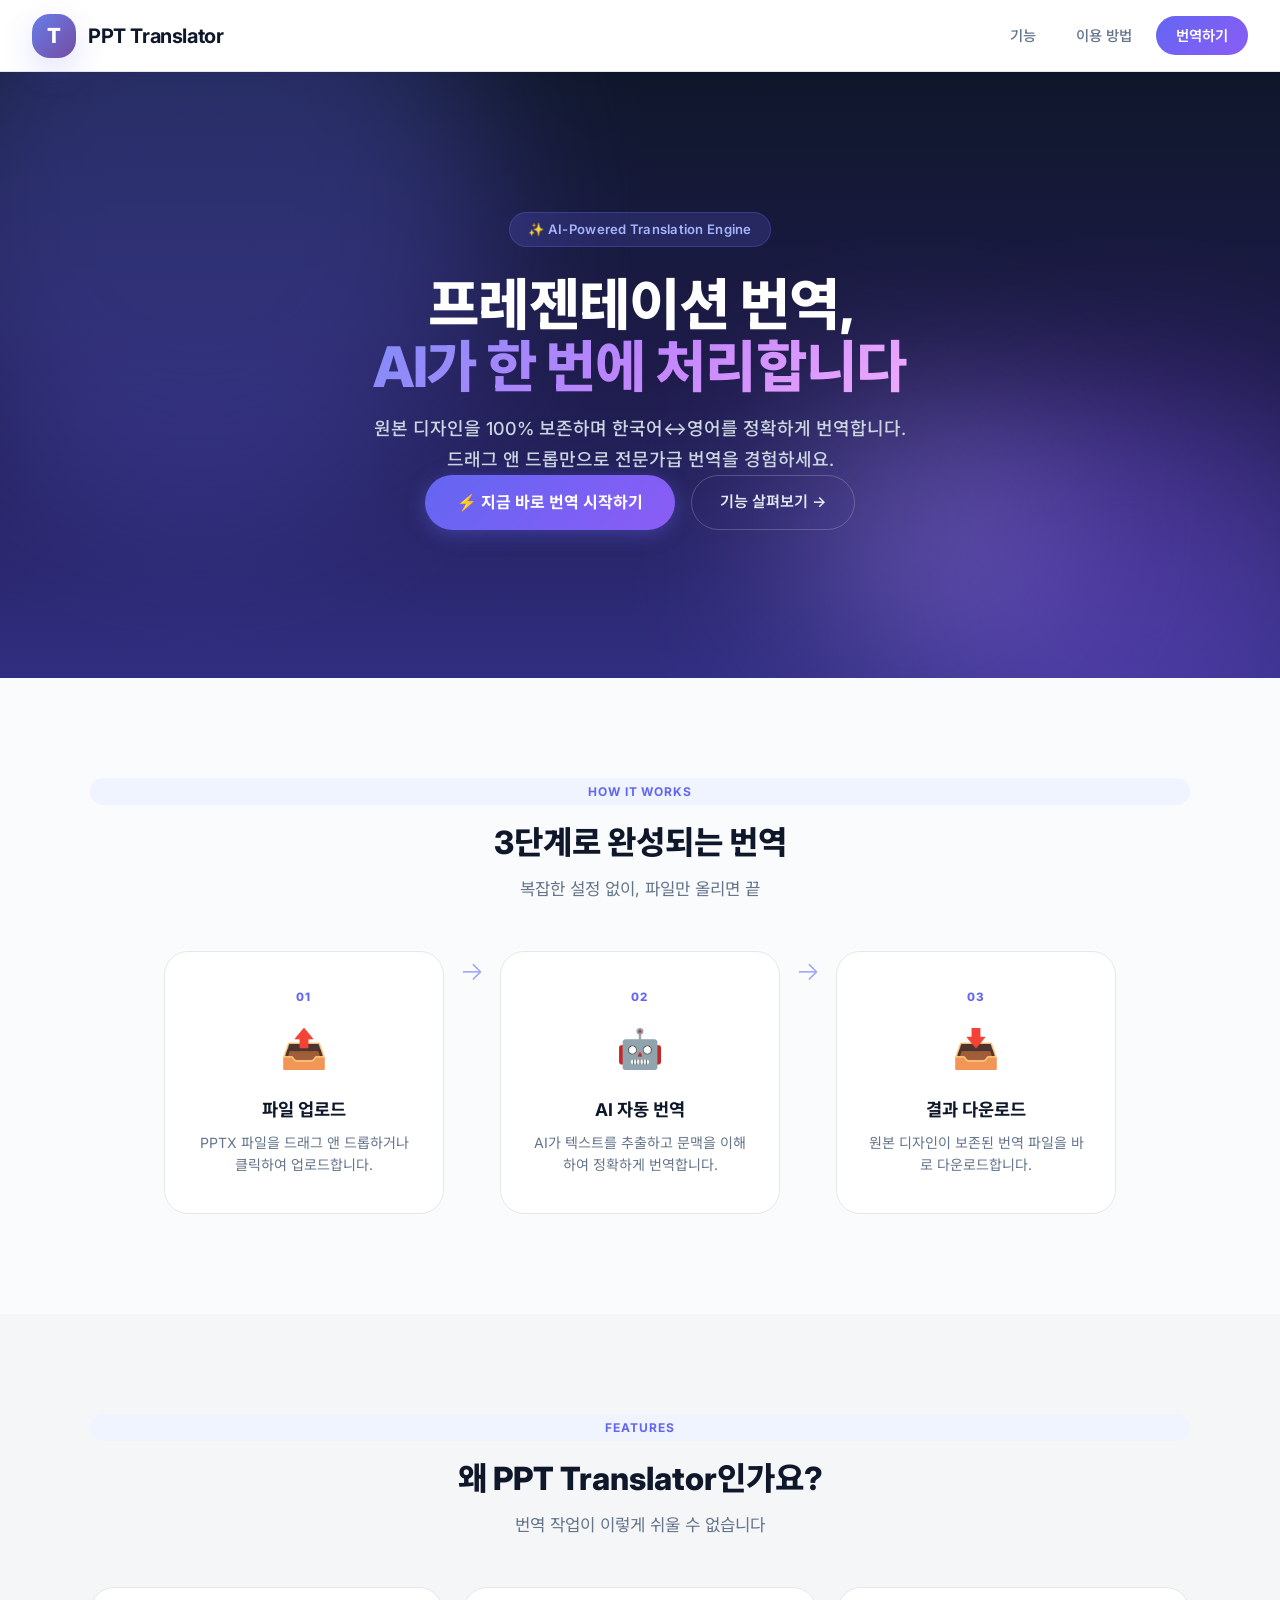
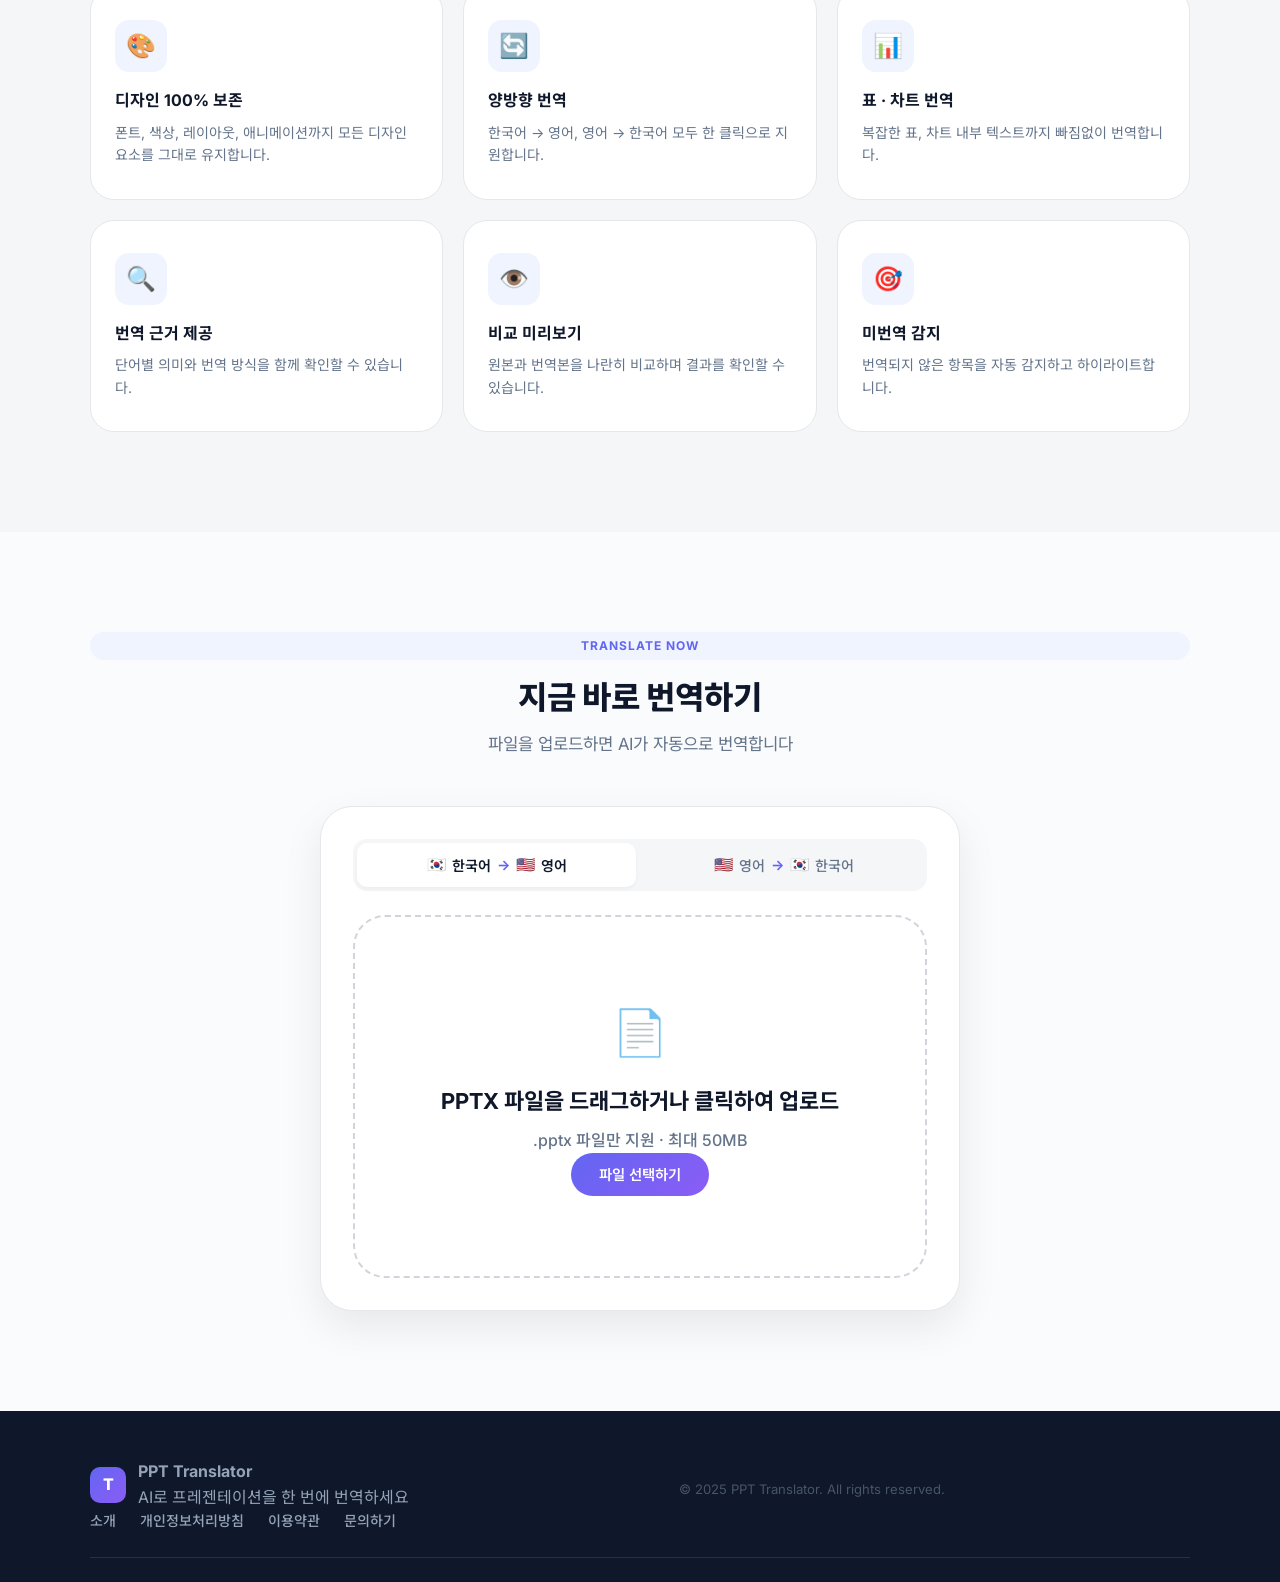
<file: cloudflare-pages/index.html>
<!DOCTYPE html>
<html lang="ko">

<head>
    <meta charset="UTF-8">
    <meta name="google-adsense-account" content="ca-pub-9949834393027889">
    <script async src="https://pagead2.googlesyndication.com/pagead/js/adsbygoogle.js?client=ca-pub-9949834393027889"
        crossorigin="anonymous"></script>
    <meta name="viewport" content="width=device-width, initial-scale=1.0">
    <title>PPT Translator — Professional Presentation Translation Service</title>
    <meta name="description" content="PowerPoint 한영 번역 서비스. 원본 디자인 100% 보존, 듀얼뷰 미리보기, 번역 근거 제공.">
    <meta property="og:title" content="PPT Translator — 파워포인트 자동 번역 서비스">
    <meta property="og:description" content="PowerPoint 프레젠테이션을 AI로 자동 번역하는 무료 온라인 서비스. 원본 디자인 100% 보존.">
    <meta property="og:type" content="website">
    <meta property="og:url" content="https://ppt-translate.pages.dev/">
    <link rel="canonical" href="https://ppt-translate.pages.dev/">
    <link rel="preconnect" href="https://fonts.googleapis.com">
    <link rel="preconnect" href="https://fonts.gstatic.com" crossorigin>
    <link
        href="https://fonts.googleapis.com/css2?family=Inter:wght@400;500;600;700;800&family=Noto+Sans+KR:wght@400;500;700&display=swap"
        rel="stylesheet">
    <link rel="stylesheet" href="./service.css">
</head>

<body>

    <!-- ═══════════════════════════════════════════
         NAVIGATION
         ═══════════════════════════════════════════ -->
    <nav class="navbar">
        <a href="./" class="navbar-brand">
            <div class="navbar-logo">T</div>
            <div class="navbar-title">PPT Translator</div>
        </a>
        <div class="navbar-links">
            <a href="#features" class="nav-link">기능</a>
            <a href="#how-it-works" class="nav-link">이용 방법</a>
            <a href="#upload" class="nav-link nav-cta">번역하기</a>
        </div>
    </nav>

    <!-- ═══════════════════════════════════════════
         HERO
         ═══════════════════════════════════════════ -->
    <section class="hero" id="heroSection">
        <div class="hero-bg">
            <div class="hero-orb orb-1"></div>
            <div class="hero-orb orb-2"></div>
            <div class="hero-orb orb-3"></div>
        </div>
        <div class="hero-inner">
            <span class="hero-badge">✨ AI-Powered Translation Engine</span>
            <h1 class="hero-title">
                프레젠테이션 번역,<br>
                <span class="text-gradient">AI가 한 번에 처리합니다</span>
            </h1>
            <p class="hero-desc">
                원본 디자인을 100% 보존하며 한국어↔영어를 정확하게 번역합니다.<br>
                드래그 앤 드롭만으로 전문가급 번역을 경험하세요.
            </p>
            <div class="hero-cta">
                <a href="#upload" class="btn-cta">⚡ 지금 바로 번역 시작하기</a>
                <a href="#features" class="btn-ghost">기능 살펴보기 →</a>
            </div>
        </div>
    </section>

    <!-- ═══════════════════════════════════════════
         HOW IT WORKS
         ═══════════════════════════════════════════ -->
    <section class="section" id="how-it-works">
        <div class="section-inner">
            <span class="section-badge">HOW IT WORKS</span>
            <h2 class="section-title">3단계로 완성되는 번역</h2>
            <p class="section-subtitle">복잡한 설정 없이, 파일만 올리면 끝</p>
            <div class="steps-row">
                <div class="step-card">
                    <div class="step-num">01</div>
                    <div class="step-icon">📤</div>
                    <h3>파일 업로드</h3>
                    <p>PPTX 파일을 드래그 앤 드롭하거나 클릭하여 업로드합니다.</p>
                </div>
                <div class="step-arrow">→</div>
                <div class="step-card">
                    <div class="step-num">02</div>
                    <div class="step-icon">🤖</div>
                    <h3>AI 자동 번역</h3>
                    <p>AI가 텍스트를 추출하고 문맥을 이해하여 정확하게 번역합니다.</p>
                </div>
                <div class="step-arrow">→</div>
                <div class="step-card">
                    <div class="step-num">03</div>
                    <div class="step-icon">📥</div>
                    <h3>결과 다운로드</h3>
                    <p>원본 디자인이 보존된 번역 파일을 바로 다운로드합니다.</p>
                </div>
            </div>
        </div>
    </section>

    <!-- ═══════════════════════════════════════════
         FEATURES
         ═══════════════════════════════════════════ -->
    <section class="section section-alt" id="features">
        <div class="section-inner">
            <span class="section-badge">FEATURES</span>
            <h2 class="section-title">왜 PPT Translator인가요?</h2>
            <p class="section-subtitle">번역 작업이 이렇게 쉬울 수 없습니다</p>
            <div class="features-grid">
                <div class="feature-card">
                    <div class="fc-icon">🎨</div>
                    <h3>디자인 100% 보존</h3>
                    <p>폰트, 색상, 레이아웃, 애니메이션까지 모든 디자인 요소를 그대로 유지합니다.</p>
                </div>
                <div class="feature-card">
                    <div class="fc-icon">🔄</div>
                    <h3>양방향 번역</h3>
                    <p>한국어 → 영어, 영어 → 한국어 모두 한 클릭으로 지원합니다.</p>
                </div>
                <div class="feature-card">
                    <div class="fc-icon">📊</div>
                    <h3>표 · 차트 번역</h3>
                    <p>복잡한 표, 차트 내부 텍스트까지 빠짐없이 번역합니다.</p>
                </div>
                <div class="feature-card">
                    <div class="fc-icon">🔍</div>
                    <h3>번역 근거 제공</h3>
                    <p>단어별 의미와 번역 방식을 함께 확인할 수 있습니다.</p>
                </div>
                <div class="feature-card">
                    <div class="fc-icon">👁️</div>
                    <h3>비교 미리보기</h3>
                    <p>원본과 번역본을 나란히 비교하며 결과를 확인할 수 있습니다.</p>
                </div>
                <div class="feature-card">
                    <div class="fc-icon">🎯</div>
                    <h3>미번역 감지</h3>
                    <p>번역되지 않은 항목을 자동 감지하고 하이라이트합니다.</p>
                </div>
            </div>
        </div>
    </section>

    <!-- ═══════════════════════════════════════════
         UPLOAD / PROGRESS / RESULTS
         ═══════════════════════════════════════════ -->
    <section class="section upload-section" id="upload">
        <div class="section-inner">
            <span class="section-badge">TRANSLATE NOW</span>
            <h2 class="section-title">지금 바로 번역하기</h2>
            <p class="section-subtitle">파일을 업로드하면 AI가 자동으로 번역합니다</p>

            <!-- 업로드 카드 -->
            <div class="upload-card" id="uploadSection">
                <div class="lang-toggle">
                    <button class="lang-btn selected" data-direction="ko-en">
                        <span class="lang-flag">🇰🇷</span> 한국어
                        <span class="lang-arrow">→</span>
                        <span class="lang-flag">🇺🇸</span> 영어
                    </button>
                    <button class="lang-btn" data-direction="en-ko">
                        <span class="lang-flag">🇺🇸</span> 영어
                        <span class="lang-arrow">→</span>
                        <span class="lang-flag">🇰🇷</span> 한국어
                    </button>
                </div>
                <div class="upload-zone" id="uploadZone">
                    <div class="uz-icon"><span>📄</span></div>
                    <h3>PPTX 파일을 드래그하거나 클릭하여 업로드</h3>
                    <p>.pptx 파일만 지원 · 최대 50MB</p>
                    <span class="upload-btn-fake">파일 선택하기</span>
                    <input type="file" id="fileInput" accept=".pptx">
                </div>
            </div>

            <!-- 에러 -->
            <div class="error-message" id="errorMessage"></div>

            <!-- 진행 -->
            <div class="progress-section" id="progressSection">
                <div class="progress-card">
                    <div class="progress-header">
                        <div class="spinner"></div>
                        <h3 id="progressTitle">번역 중입니다...</h3>
                    </div>
                    <div class="progress-percent-display" id="progressPercent">0%</div>
                    <div class="progress-bar-track">
                        <div class="progress-bar-fill" id="progressBar"></div>
                    </div>
                    <p class="progress-step-text" id="progressText">파일 분석 중...</p>
                    <div class="timer-display">
                        <span>⏱️ 경과 시간:</span>
                        <span class="timer-value" id="timerValue">0.0초</span>
                    </div>
                </div>
            </div>

            <!-- 결과 -->
            <div class="result-section" id="resultSection">
                <div id="alertBanner"></div>
                <div class="stats-grid">
                    <div class="stat-card">
                        <div class="stat-number" id="statSlides">0</div>
                        <div class="stat-label">슬라이드</div>
                    </div>
                    <div class="stat-card">
                        <div class="stat-number" id="statTotal">0</div>
                        <div class="stat-label">전체 텍스트</div>
                    </div>
                    <div class="stat-card">
                        <div class="stat-number stat-success" id="statTranslated">0</div>
                        <div class="stat-label">번역 성공</div>
                    </div>
                    <div class="stat-card">
                        <div class="stat-number stat-danger" id="statUntranslated">0</div>
                        <div class="stat-label">미번역</div>
                    </div>
                </div>
                <div class="completion-bar">
                    <div class="completion-header">
                        <span class="completion-label">번역 완료율</span>
                        <span class="completion-percent" id="completionPercent">0%</span>
                    </div>
                    <div class="completion-track">
                        <div class="completion-fill" id="completionFill" style="width:0%"></div>
                    </div>
                </div>
                <div id="timingBar"></div>
                <div class="actions">
                    <a class="btn btn-primary" id="downloadBtn" href="#" download>⬇️ 번역된 PPT 다운로드</a>
                    <button class="btn btn-secondary" onclick="resetUI()">📂 새 파일 번역</button>
                </div>
                <div class="preview-tabs">
                    <button class="preview-tab active" data-tab="slideview" onclick="switchPreviewTab('slideview')">🖥️
                        번역 슬라이드</button>
                    <button class="preview-tab" data-tab="detail" onclick="switchPreviewTab('detail')">📝 번역 상세</button>
                    <button class="preview-tab" data-tab="comparison" onclick="switchPreviewTab('comparison')">📊 비교
                        뷰</button>
                    <button class="preview-tab" data-tab="untranslated" onclick="switchPreviewTab('untranslated')">⚠️
                        미번역 <span id="untranslatedBadge"></span></button>
                </div>
                <div class="slide-nav" id="slideNav">
                    <button class="slide-nav-btn" id="prevSlideBtn" onclick="prevSlide()">◀</button>
                    <span class="slide-nav-label" id="slideNavLabel">슬라이드 1 / 1</span>
                    <button class="slide-nav-btn" id="nextSlideBtn" onclick="nextSlide()">▶</button>
                </div>
                <div id="translatedSlideView" style="display:none;padding:24px;max-width:1200px;margin:0 auto;">
                    <div id="translatedSlideOnly"></div>
                </div>
                <div class="dual-view-container" id="dualViewContainer" style="display:none;">
                    <div class="dual-view-panel">
                        <h3>📄 원본</h3>
                        <div id="originalSlide"></div>
                    </div>
                    <div class="dual-view-panel">
                        <h3>🌐 번역</h3>
                        <div id="translatedSlide"></div>
                    </div>
                </div>
                <div id="detailViewContainer" style="display:none;padding:24px;max-width:1200px;margin:0 auto;">
                    <div id="detailTextList"></div>
                </div>
                <div class="preview-content" id="previewContent"></div>
            </div>
        </div>
    </section>

    <!-- ═══════════════════════════════════════════
         FOOTER
         ═══════════════════════════════════════════ -->
    <footer class="footer">
        <div class="footer-inner">
            <div class="footer-top">
                <div class="footer-brand">
                    <div class="footer-logo">T</div>
                    <div>
                        <strong>PPT Translator</strong><br>
                        <span>AI로 프레젠테이션을 한 번에 번역하세요</span>
                    </div>
                </div>
                <div class="footer-links">
                    <a href="./about.html">소개</a>
                    <a href="./privacy.html">개인정보처리방침</a>
                    <a href="./terms.html">이용약관</a>
                    <a href="./contact.html">문의하기</a>
                </div>
            </div>
            <div class="footer-bottom">© 2025 PPT Translator. All rights reserved.</div>
        </div>
    </footer>

    <!-- 번역 근거 모달 -->
    <div class="modal-overlay" id="rationaleModal">
        <div class="modal-content">
            <div class="modal-header">
                <h3>🔍 번역 근거</h3>
                <button class="modal-close" onclick="closeModal()">&times;</button>
            </div>
            <div class="modal-body" id="rationaleBody"></div>
        </div>
    </div>

    <script>
        // ============================================================
        // ⚙️ API 서버 설정 (NAS 백엔드)
        // ============================================================
        const API_BASE = '';  // Cloudflare Pages Functions 프록시를 통해 NAS URL 숨김

        // ============================================================
        // 글로벌 상태
        // ============================================================
        let translationData = null;
        let currentSlide = 0;
        let currentTab = 'slideview';
        let timerInterval = null;
        let startTime = null;

        // ============================================================
        // 업로드 핸들러
        // ============================================================
        const uploadZone = document.getElementById('uploadZone');
        const fileInput = document.getElementById('fileInput');
        const errorMessage = document.getElementById('errorMessage');

        uploadZone.addEventListener('click', () => {
            fileInput.value = ''; // 같은 파일 재선택 가능하게 리셋
            fileInput.click();
        });
        fileInput.addEventListener('change', (e) => {
            if (e.target.files.length > 0) handleFile(e.target.files[0]);
        });
        uploadZone.addEventListener('dragover', (e) => { e.preventDefault(); uploadZone.classList.add('dragover'); });
        uploadZone.addEventListener('dragleave', () => { uploadZone.classList.remove('dragover'); });
        uploadZone.addEventListener('drop', (e) => {
            e.preventDefault(); uploadZone.classList.remove('dragover');
            if (e.dataTransfer.files.length > 0) handleFile(e.dataTransfer.files[0]);
        });

        // ============================================================
        // 언어 선택기
        // ============================================================
        document.querySelectorAll('.lang-btn').forEach(btn => {
            btn.addEventListener('click', () => {
                document.querySelectorAll('.lang-btn').forEach(b => b.classList.remove('selected'));
                btn.classList.add('selected');
            });
        });

        // ============================================================
        // 타이머
        // ============================================================
        function startTimer() {
            startTime = Date.now();
            timerInterval = setInterval(() => {
                document.getElementById('timerValue').textContent =
                    ((Date.now() - startTime) / 1000).toFixed(1) + '초';
            }, 100);
        }
        function stopTimer() { if (timerInterval) { clearInterval(timerInterval); timerInterval = null; } }

        // ============================================================
        // 파일 처리
        // ============================================================
        let pollInterval = null;

        function handleFile(file) {
            if (!file.name.toLowerCase().endsWith('.pptx')) { showError('PPTX 파일만 지원합니다.'); return; }
            if (file.size > 50 * 1024 * 1024) { showError('파일 크기가 50MB를 초과합니다.'); return; }

            hideError(); showProgress(); startTimer();
            updateProgress(5, '파일 업로드 중...');

            const formData = new FormData();
            formData.append('file', file);

            // 1단계: 파일 업로드 → job_id 즉시 반환
            fetch(API_BASE + '/api/upload', { method: 'POST', body: formData })
                .then(r => r.json())
                .then(data => {
                    if (data.success && data.job_id) {
                        updateProgress(10, '번역 시작됨, 진행 중...');
                        // 2단계: 폴링으로 진행 상태 확인
                        pollJobStatus(data.job_id);
                    } else {
                        stopTimer(); hideProgress();
                        showError(data.error || '업로드에 실패했습니다.');
                    }
                })
                .catch(err => {
                    stopTimer(); hideProgress();
                    showError('서버 연결에 실패했습니다. 번역 서버가 실행 중인지 확인해주세요.');
                });
        }

        function pollJobStatus(jobId) {
            let failCount = 0;
            const maxFails = 5;

            pollInterval = setInterval(() => {
                fetch(API_BASE + '/api/status/' + jobId)
                    .then(r => r.json())
                    .then(data => {
                        failCount = 0; // 성공 시 리셋

                        // 실시간 진행 업데이트
                        if (data.progress !== undefined) {
                            updateProgress(data.progress, data.step || '처리 중...');
                        }

                        if (data.status === 'complete' && data.result) {
                            // 번역 완료!
                            clearInterval(pollInterval);
                            pollInterval = null;
                            stopTimer();
                            updateProgress(100, '번역 완료!');
                            setTimeout(() => {
                                translationData = data.result;
                                showResults(data.result);
                            }, 400);
                        } else if (data.status === 'error') {
                            // 번역 실패
                            clearInterval(pollInterval);
                            pollInterval = null;
                            stopTimer();
                            hideProgress();
                            showError(data.error || '번역 중 오류가 발생했습니다.');
                        }
                        // status === 'processing' → 계속 폴링
                    })
                    .catch(() => {
                        failCount++;
                        if (failCount >= maxFails) {
                            clearInterval(pollInterval);
                            pollInterval = null;
                            stopTimer();
                            hideProgress();
                            showError('서버 연결이 끊어졌습니다. 잠시 후 다시 시도해주세요.');
                        }
                    });
            }, 2000); // 2초마다 폴링
        }

        // ============================================================
        // UI 제어
        // ============================================================
        function showError(msg) { errorMessage.textContent = msg; errorMessage.classList.add('active'); }
        function hideError() { errorMessage.classList.remove('active'); }
        function showProgress() {
            document.getElementById('progressSection').style.display = 'block';
            document.getElementById('uploadSection').style.display = 'none';
        }
        function hideProgress() {
            document.getElementById('progressSection').style.display = 'none';
            document.getElementById('uploadSection').style.display = '';
        }
        function updateProgress(pct, text) {
            document.getElementById('progressBar').style.width = pct + '%';
            document.getElementById('progressPercent').textContent = pct + '%';
            document.getElementById('progressText').textContent = text;
        }

        // ============================================================
        // 결과 표시
        // ============================================================
        function showResults(data) {
            translationData = data;
            currentSlide = 0;
            currentTab = 'slideview';

            // 랜딩 섹션 숨기기
            document.getElementById('heroSection').style.display = 'none';
            var howSection = document.getElementById('how-it-works');
            if (howSection) howSection.style.display = 'none';
            var featSection = document.getElementById('features');
            if (featSection) featSection.style.display = 'none';

            // 업로드 카드 숨기기, 프로그레스 숨기기
            document.getElementById('uploadSection').style.display = 'none';
            document.getElementById('progressSection').style.display = 'none';

            // 결과 표시
            document.getElementById('resultSection').style.display = 'block';

            // 통계
            const stats = data.stats || {};
            document.getElementById('statSlides').textContent = stats.total_slides || 0;
            document.getElementById('statTotal').textContent = stats.total_texts || 0;
            document.getElementById('statTranslated').textContent = stats.translated_texts || stats.translated || 0;
            document.getElementById('statUntranslated').textContent = stats.untranslated_texts || stats.untranslated || 0;

            // 완료율
            const total = stats.total_texts || stats.korean_texts || 1;
            const translated = stats.translated_texts || stats.translated || 0;
            const rate = Math.round((translated / total) * 100);
            document.getElementById('completionPercent').textContent = rate + '%';
            document.getElementById('completionFill').style.width = rate + '%';

            // 경고 배너
            const uc = stats.untranslated_texts || stats.untranslated || 0;
            document.getElementById('alertBanner').innerHTML = uc > 0
                ? `<div class="alert alert-warning"><strong>⚠️ 주의:</strong> ${uc}개의 텍스트가 번역되지 않았습니다. <button onclick="switchPreviewTab('untranslated')" class="btn-link">미번역 확인하기 →</button></div>`
                : `<div class="alert alert-success"><strong>✅ 완료:</strong> 모든 텍스트가 성공적으로 번역되었습니다!</div>`;

            const badge = document.getElementById('untranslatedBadge');
            badge.textContent = uc > 0 ? `(${uc})` : '';

            // 소요시간
            const t = data.timing;
            if (t) {
                document.getElementById('timingBar').innerHTML = `
                    <div class="timing-card">
                        <div class="timing-header">
                            <span>⏱️</span>
                            <span class="timing-total-label">번역 소요시간</span>
                            <span class="timing-total-value">${t.translate_seconds}초</span>
                        </div>
                    </div>`;
            }

            // Blob 다운로드: NAS URL을 사용자에게 노출하지 않음
            const dlBtn = document.getElementById('downloadBtn');
            dlBtn.href = '#';
            dlBtn.onclick = function (e) {
                e.preventDefault();
                dlBtn.textContent = '⏳ 다운로드 준비 중...';
                dlBtn.style.pointerEvents = 'none';
                fetch(API_BASE + '/api/download/' + encodeURIComponent(data.filename))
                    .then(r => {
                        if (!r.ok) {
                            throw new Error('다운로드 실패: 파일을 찾을 수 없습니다. (HTTP ' + r.status + ')');
                        }
                        return r.blob();
                    })
                    .then(blob => {
                        // Blob 크기 검증 - 너무 작으면 에러 응답일 수 있음
                        if (blob.size < 1000) {
                            throw new Error('다운로드된 파일이 손상되었습니다. 다시 번역을 시도해주세요.');
                        }
                        const url = URL.createObjectURL(blob);
                        const a = document.createElement('a');
                        a.href = url;
                        a.download = data.original_name ? data.original_name.replace('.pptx', '_translated.pptx') : data.filename;
                        document.body.appendChild(a);
                        a.click();
                        document.body.removeChild(a);
                        URL.revokeObjectURL(url);
                        dlBtn.textContent = '⬇️ 번역된 PPT 다운로드';
                        dlBtn.style.pointerEvents = '';
                    })
                    .catch(err => {
                        dlBtn.textContent = '❌ 다운로드 실패 - 다시 시도';
                        dlBtn.style.pointerEvents = '';
                        showError(err.message || '다운로드에 실패했습니다. 다시 번역해주세요.');
                    });
            };

            // 초기 뷰 렌더링
            updateSlideNav();
            if (data.slides && data.slides.length > 0) {
                switchPreviewTab('slideview');
            }
        }

        // ============================================================
        // 리셋
        // ============================================================
        function resetUI() {
            stopTimer(); hideProgress(); hideError();
            if (pollInterval) { clearInterval(pollInterval); pollInterval = null; }
            currentSlide = 0; currentTab = 'slideview'; translationData = null;

            document.getElementById('resultSection').style.display = 'none';
            document.getElementById('heroSection').style.display = '';
            document.getElementById('uploadSection').style.display = '';
            var howSection = document.getElementById('how-it-works');
            if (howSection) howSection.style.display = '';
            var featSection = document.getElementById('features');
            if (featSection) featSection.style.display = '';

            fileInput.value = '';
            document.getElementById('timerValue').textContent = '0.0초';
            document.getElementById('progressPercent').textContent = '0%';
        }

        // ============================================================
        // 슬라이드 네비게이션
        // ============================================================
        function updateSlideNav() {
            if (!translationData) return;
            const total = translationData.slides.length;
            document.getElementById('slideNavLabel').textContent = `슬라이드 ${currentSlide + 1} / ${total}`;
            document.getElementById('prevSlideBtn').disabled = currentSlide === 0;
            document.getElementById('nextSlideBtn').disabled = currentSlide >= total - 1;
        }

        function prevSlide() {
            if (currentSlide > 0) {
                currentSlide--;
                updateSlideNav();
                if (currentTab === 'slideview') renderTranslatedSlideOnly(currentSlide);
                else if (currentTab === 'detail') renderDetailTextList(currentSlide);
                else if (currentTab === 'comparison') { renderOriginalSlide(currentSlide); renderTranslatedSlide(currentSlide); }
            }
        }

        function nextSlide() {
            if (translationData && currentSlide < translationData.slides.length - 1) {
                currentSlide++;
                updateSlideNav();
                if (currentTab === 'slideview') renderTranslatedSlideOnly(currentSlide);
                else if (currentTab === 'detail') renderDetailTextList(currentSlide);
                else if (currentTab === 'comparison') { renderOriginalSlide(currentSlide); renderTranslatedSlide(currentSlide); }
            }
        }

        // ============================================================
        // 탭 전환
        // ============================================================
        function switchPreviewTab(tab) {
            currentTab = tab;
            document.querySelectorAll('.preview-tab').forEach(t => t.classList.remove('active'));
            document.querySelector(`[data-tab="${tab}"]`).classList.add('active');

            document.getElementById('translatedSlideView').style.display = 'none';
            document.getElementById('dualViewContainer').style.display = 'none';
            document.getElementById('detailViewContainer').style.display = 'none';
            document.getElementById('previewContent').style.display = 'none';

            if (tab === 'slideview') {
                document.getElementById('translatedSlideView').style.display = 'block';
                document.getElementById('slideNav').style.display = 'flex';
                renderTranslatedSlideOnly(currentSlide);
            } else if (tab === 'detail') {
                document.getElementById('detailViewContainer').style.display = 'block';
                document.getElementById('slideNav').style.display = 'flex';
                renderDetailTextList(currentSlide);
            } else if (tab === 'comparison') {
                document.getElementById('dualViewContainer').style.display = 'flex';
                document.getElementById('slideNav').style.display = 'flex';
                renderOriginalSlide(currentSlide);
                renderTranslatedSlide(currentSlide);
            } else if (tab === 'untranslated') {
                document.getElementById('previewContent').style.display = 'block';
                document.getElementById('slideNav').style.display = 'none';
                renderUntranslatedView();
            }
        }

        // ============================================================
        // 🖥️ 번역 슬라이드 (단독 큰 화면)
        // ============================================================
        function renderTranslatedSlideOnly(idx) {
            const slide = translationData.slides[idx];
            const container = document.getElementById('translatedSlideOnly');
            const ratio = translationData.slide_ratio || 1.333;

            if (!slide) { container.innerHTML = '<p style="text-align:center;padding:40px;color:var(--text-muted);">슬라이드 없음</p>'; return; }

            const shapesVisual = slide.shapes_visual || [];
            const slideBg = slide.background || '#ffffff';
            const resultMap = {};
            slide.items.forEach(item => { resultMap[item.id] = item; });

            let shapesHtml = '';
            shapesVisual.forEach(sv => {
                const fillColor = sv.fill_color || 'transparent';
                const textColor = sv.text_color || '#000000';
                const borderStyle = sv.line ? `${sv.line.width}px solid ${sv.line.color}` : 'none';

                if (sv.type === 'table') {
                    let tableHtml = '<table class="slide-table">';
                    const cellMap = {};
                    sv.texts.forEach(t => { if (t.cell) { const key = t.cell; if (!cellMap[key]) cellMap[key] = []; const r = resultMap[t.id]; cellMap[key].push({ text: r ? r.translated : t.text, untranslated: r ? r.untranslated : false }); } });
                    for (let row = 0; row < (sv.rows || 1); row++) { tableHtml += '<tr>'; for (let col = 0; col < (sv.cols || 1); col++) { const items = cellMap[`${row},${col}`] || []; const cellText = items.map(i => { const cls = i.untranslated ? 'untranslated-text' : ''; return `<span class="${cls}">${escapeHtml(i.text)}</span>`; }).join(' '); tableHtml += `<td>${cellText || '&nbsp;'}</td>`; } tableHtml += '</tr>'; }
                    tableHtml += '</table>';
                    shapesHtml += `<div class="slide-shape" style="left:${sv.left_pct}%;top:${sv.top_pct}%;width:${sv.width_pct}%;height:${sv.height_pct}%;background:${fillColor};border:${borderStyle};">${tableHtml}</div>`;
                } else {
                    let textsHtml = '';
                    sv.texts.forEach(t => { const r = resultMap[t.id]; const displayText = r ? r.translated : t.text; const isU = r ? r.untranslated : false; const fontSize = Math.max(8, Math.min(t.font_size || 14, 32)); const bold = t.bold ? 'font-weight:700;' : ''; const cls = isU ? 'untranslated-text' : ''; textsHtml += `<div class="slide-text ${cls}" style="font-size:${fontSize * 0.65}px;${bold}color:${textColor};">${escapeHtml(displayText)}</div>`; });
                    shapesHtml += `<div class="slide-shape" style="left:${sv.left_pct}%;top:${sv.top_pct}%;width:${sv.width_pct}%;height:${sv.height_pct}%;background:${fillColor};border:${borderStyle};">${textsHtml}</div>`;
                }
            });

            container.innerHTML = `<div class="slide-preview-wrapper"><div class="slide-canvas" style="aspect-ratio:${ratio};background:${slideBg};"><div class="slide-number-badge">Slide ${slide.slide_number}</div>${shapesHtml || '<div class="slide-empty">텍스트 없음</div>'}</div><div class="slide-preview-hint">💡 <span class="untranslated-text">빨간 텍스트</span>는 미번역 항목입니다.</div></div>`;
        }

        // ============================================================
        // 📄 원본 슬라이드 렌더링
        // ============================================================
        function renderOriginalSlide(idx) {
            const slide = translationData.slides[idx];
            const container = document.getElementById('originalSlide');
            const ratio = translationData.slide_ratio || 1.333;
            if (!slide) { container.innerHTML = '<p style="text-align:center;padding:40px;">슬라이드 없음</p>'; return; }
            const shapesVisual = slide.shapes_visual || [];
            const slideBg = slide.background || '#ffffff';
            let shapesHtml = '';
            shapesVisual.forEach(sv => {
                const fillColor = sv.fill_color || 'transparent'; const textColor = sv.text_color || '#000000';
                const borderStyle = sv.line ? `${sv.line.width}px solid ${sv.line.color}` : 'none';
                if (sv.type === 'table') {
                    let tableHtml = '<table class="slide-table">'; const cellMap = {};
                    sv.texts.forEach(t => { if (t.cell) { if (!cellMap[t.cell]) cellMap[t.cell] = []; cellMap[t.cell].push(t.text); } });
                    for (let row = 0; row < (sv.rows || 1); row++) { tableHtml += '<tr>'; for (let col = 0; col < (sv.cols || 1); col++) { const items = cellMap[`${row},${col}`] || []; tableHtml += `<td>${items.map(t => escapeHtml(t)).join(' ') || '&nbsp;'}</td>`; } tableHtml += '</tr>'; }
                    tableHtml += '</table>'; shapesHtml += `<div class="slide-shape" style="left:${sv.left_pct}%;top:${sv.top_pct}%;width:${sv.width_pct}%;height:${sv.height_pct}%;background:${fillColor};border:${borderStyle};">${tableHtml}</div>`;
                } else {
                    let textsHtml = ''; sv.texts.forEach(t => { const fs = Math.max(8, Math.min(t.font_size || 14, 32)); const bold = t.bold ? 'font-weight:700;' : ''; textsHtml += `<div class="slide-text" style="font-size:${fs * 0.8}px;${bold}color:${textColor};">${escapeHtml(t.text)}</div>`; });
                    shapesHtml += `<div class="slide-shape" style="left:${sv.left_pct}%;top:${sv.top_pct}%;width:${sv.width_pct}%;height:${sv.height_pct}%;background:${fillColor};border:${borderStyle};">${textsHtml}</div>`;
                }
            });
            container.innerHTML = `<div class="slide-preview-wrapper"><div class="slide-canvas" style="aspect-ratio:${ratio};background:${slideBg};"><div class="slide-number-badge">Slide ${slide.slide_number}</div>${shapesHtml || '<div class="slide-empty">텍스트 없음</div>'}</div></div>`;
        }

        // ============================================================
        // 🌐 번역 슬라이드 렌더링 (듀얼뷰용)
        // ============================================================
        function renderTranslatedSlide(idx) {
            const slide = translationData.slides[idx];
            const container = document.getElementById('translatedSlide');
            const ratio = translationData.slide_ratio || 1.333;
            if (!slide) { container.innerHTML = '<p style="text-align:center;padding:40px;">슬라이드 없음</p>'; return; }
            const shapesVisual = slide.shapes_visual || []; const slideBg = slide.background || '#ffffff';
            const resultMap = {}; slide.items.forEach(item => { resultMap[item.id] = item; });
            let shapesHtml = '';
            shapesVisual.forEach(sv => {
                const fillColor = sv.fill_color || 'transparent'; const textColor = sv.text_color || '#000000';
                const borderStyle = sv.line ? `${sv.line.width}px solid ${sv.line.color}` : 'none';
                if (sv.type === 'table') {
                    let tableHtml = '<table class="slide-table">'; const cellMap = {};
                    sv.texts.forEach(t => { if (t.cell) { if (!cellMap[t.cell]) cellMap[t.cell] = []; const r = resultMap[t.id]; cellMap[t.cell].push({ text: r ? r.translated : t.text, untranslated: r ? r.untranslated : false }); } });
                    for (let row = 0; row < (sv.rows || 1); row++) { tableHtml += '<tr>'; for (let col = 0; col < (sv.cols || 1); col++) { const items = cellMap[`${row},${col}`] || []; const cellText = items.map(i => `<span class="${i.untranslated ? 'untranslated-text' : ''}">${escapeHtml(i.text)}</span>`).join(' '); tableHtml += `<td>${cellText || '&nbsp;'}</td>`; } tableHtml += '</tr>'; }
                    tableHtml += '</table>'; shapesHtml += `<div class="slide-shape" style="left:${sv.left_pct}%;top:${sv.top_pct}%;width:${sv.width_pct}%;height:${sv.height_pct}%;background:${fillColor};border:${borderStyle};">${tableHtml}</div>`;
                } else {
                    let textsHtml = ''; sv.texts.forEach(t => { const r = resultMap[t.id]; const text = r ? r.translated : t.text; const isU = r ? r.untranslated : false; const fs = Math.max(8, Math.min(t.font_size || 14, 32)); const bold = t.bold ? 'font-weight:700;' : ''; textsHtml += `<div class="slide-text ${isU ? 'untranslated-text' : ''}" style="font-size:${fs * 0.8}px;${bold}color:${textColor};">${escapeHtml(text)}</div>`; });
                    shapesHtml += `<div class="slide-shape" style="left:${sv.left_pct}%;top:${sv.top_pct}%;width:${sv.width_pct}%;height:${sv.height_pct}%;background:${fillColor};border:${borderStyle};">${textsHtml}</div>`;
                }
            });
            container.innerHTML = `<div class="slide-preview-wrapper"><div class="slide-canvas" style="aspect-ratio:${ratio};background:${slideBg};"><div class="slide-number-badge">Slide ${slide.slide_number}</div>${shapesHtml || '<div class="slide-empty">텍스트 없음</div>'}</div><div class="slide-preview-hint">💡 <span class="untranslated-text">빨간 텍스트</span>는 미번역 항목입니다.</div></div>`;
        }

        // ============================================================
        // 📝 번역 상세 텍스트 리스트
        // ============================================================
        function renderDetailTextList(idx) {
            const slide = translationData.slides[idx];
            const container = document.getElementById('detailTextList');
            if (!slide) { container.innerHTML = '<p style="text-align:center;padding:40px;color:#9ca3af;">슬라이드를 찾을 수 없습니다</p>'; return; }
            if (!slide.items || slide.items.length === 0) { container.innerHTML = '<p style="text-align:center;padding:40px;color:#9ca3af;">이 슬라이드에 텍스트가 없습니다</p>'; return; }

            let html = `<table style="width:100%;border-collapse:collapse;font-size:0.9rem;border:1px solid #e5e7eb;">
                <thead><tr style="background:#f9fafb;border-bottom:1px solid #e5e7eb;">
                    <th style="padding:8px 12px;text-align:left;font-weight:500;color:#6b7280;font-size:0.8rem;width:5%;">#</th>
                    <th style="padding:8px 12px;text-align:left;font-weight:500;color:#374151;width:42%;">원문</th>
                    <th style="padding:8px 12px;text-align:left;font-weight:500;color:#374151;width:42%;">번역</th>
                    <th style="padding:8px 12px;text-align:center;font-weight:500;color:#374151;width:11%;">상태</th>
                </tr></thead><tbody>`;

            slide.items.forEach((item, i) => {
                const isU = item.untranslated;
                const rowBg = isU ? 'rgba(239,68,68,0.05)' : (i % 2 === 0 ? 'transparent' : 'rgba(0,0,0,0.02)');
                let statusHtml;
                if (isU) statusHtml = '<span style="background:#fee2e2;color:#dc2626;padding:2px 8px;border-radius:4px;font-size:0.75rem;">⚠️ 미번역</span>';
                else if (item.word_breakdown && item.word_breakdown.length > 0) statusHtml = `<button onclick="showRationale(${idx},${i})" style="background:#6366f1;color:#fff;border:none;padding:4px 10px;border-radius:6px;font-size:0.75rem;cursor:pointer;">🔍 근거</button>`;
                else statusHtml = '<span style="color:#94a3b8;font-size:0.75rem;">유지</span>';

                html += `<tr style="background:${rowBg};border-bottom:1px solid #f3f4f6;">
                    <td style="padding:8px 12px;color:#9ca3af;font-size:0.8rem;">${i + 1}</td>
                    <td style="padding:8px 12px;color:#1f2937;word-break:break-word;line-height:1.5;">${escapeHtml(item.original)}</td>
                    <td style="padding:8px 12px;color:${isU ? '#dc2626' : '#1f2937'};word-break:break-word;line-height:1.5;${isU ? 'font-style:italic;' : ''}">${escapeHtml(item.translated)}</td>
                    <td style="padding:8px 12px;text-align:center;">${statusHtml}</td>
                </tr>`;
            });
            html += '</tbody></table>';
            container.innerHTML = html;
        }

        // ============================================================
        // ⚠️ 미번역 뷰
        // ============================================================
        function renderUntranslatedView() {
            const container = document.getElementById('previewContent');
            let items = [];
            translationData.slides.forEach(sl => sl.items.forEach(i => { if (i.untranslated) items.push({ ...i, slide_number: sl.slide_number }); }));

            if (items.length === 0) {
                container.innerHTML = `<div style="text-align:center;padding:60px;"><div style="font-size:3rem;margin-bottom:16px;">🎉</div><h3 style="color:#10b981;">미번역 항목이 없습니다!</h3><p style="color:#9ca3af;">모든 텍스트가 성공적으로 번역되었습니다.</p></div>`;
                return;
            }

            let html = `<table class="comparison-table"><thead><tr><th>슬라이드</th><th>원본</th><th>결과</th><th>위치</th></tr></thead><tbody>`;
            items.forEach(i => {
                html += `<tr class="row-untranslated"><td style="text-align:center;font-weight:600;">${i.slide_number}</td><td>${escapeHtml(i.original)}</td><td class="is-untranslated">${escapeHtml(i.translated)}</td><td style="font-size:0.82rem;color:#9ca3af;">${escapeHtml(i.shape)}</td></tr>`;
            });
            html += '</tbody></table>';
            container.innerHTML = html;
        }

        // ============================================================
        // 번역 근거 모달
        // ============================================================
        function showRationale(sIdx, iIdx) {
            const item = translationData.slides[sIdx].items[iIdx];
            const body = document.getElementById('rationaleBody');
            let html = `<div class="rationale-section"><h4>📝 원문</h4><div class="rationale-original">${escapeHtml(item.original)}</div></div>
                        <div class="rationale-section"><h4>🌐 번역</h4><div class="rationale-translated">${escapeHtml(item.translated)}</div></div>`;
            if (item.word_breakdown && item.word_breakdown.length > 0) {
                html += `<div class="rationale-section"><h4>📖 단어별 의미</h4><table class="word-breakdown-table"><thead><tr><th>한글</th><th>영어</th><th>역할</th></tr></thead><tbody>`;
                item.word_breakdown.forEach(w => { html += `<tr><td>${escapeHtml(w.korean)}</td><td>${escapeHtml(w.english)}</td><td>${escapeHtml(w.role)}</td></tr>`; });
                html += '</tbody></table></div>';
            }
            html += `<div class="rationale-section"><h4>ℹ️ 번역 방식</h4><p><span class="badge ${getBadgeClass(item.translation_type)}" style="font-size:0.82rem;padding:5px 14px;">${item.translation_type}</span></p></div>`;
            body.innerHTML = html;
            document.getElementById('rationaleModal').classList.add('active');
        }
        function closeModal() { document.getElementById('rationaleModal').classList.remove('active'); }
        document.addEventListener('keydown', e => { if (e.key === 'Escape') closeModal(); });
        document.getElementById('rationaleModal').addEventListener('click', e => { if (e.target === e.currentTarget) closeModal(); });

        // 키보드 단축키
        document.addEventListener('keydown', e => {
            if (document.getElementById('resultSection').style.display === 'block') {
                if (e.key === 'ArrowLeft') prevSlide();
                if (e.key === 'ArrowRight') nextSlide();
            }
        });

        // 유틸리티
        function getBadgeClass(type) {
            if (!type) return 'badge-keep';
            if (type.includes('번역')) return 'badge-translated';
            if (type.includes('직역')) return 'badge-literal';
            if (type.includes('의역')) return 'badge-liberal';
            if (type.includes('혼합')) return 'badge-mixed';
            if (type.includes('미번역')) return 'badge-untranslated';
            return 'badge-keep';
        }
        function escapeHtml(s) { if (!s) return ''; const d = document.createElement('div'); d.textContent = s; return d.innerHTML; }
        function escapeAttr(s) { if (!s) return ''; return s.replace(/"/g, '&quot;').replace(/'/g, '&#39;').replace(/</g, '&lt;'); }
    </script>

</body>

</html>
</file>
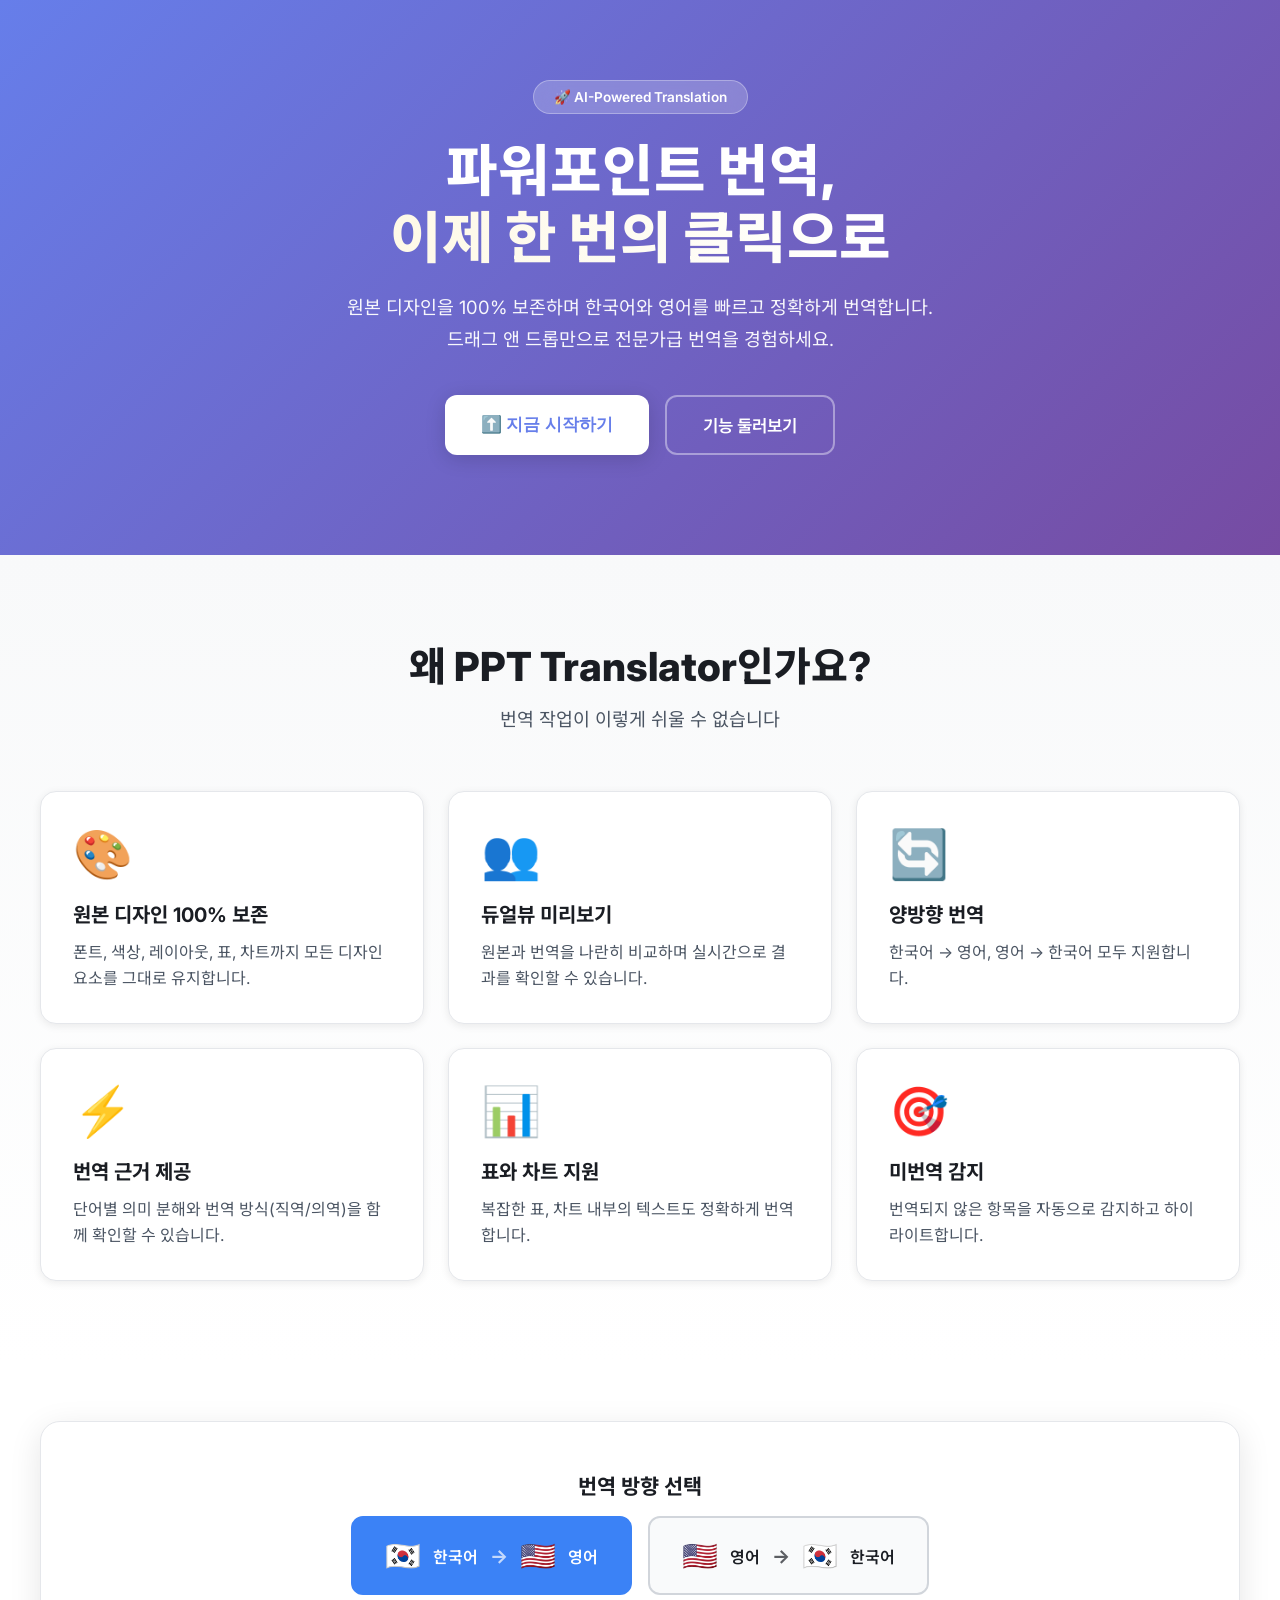
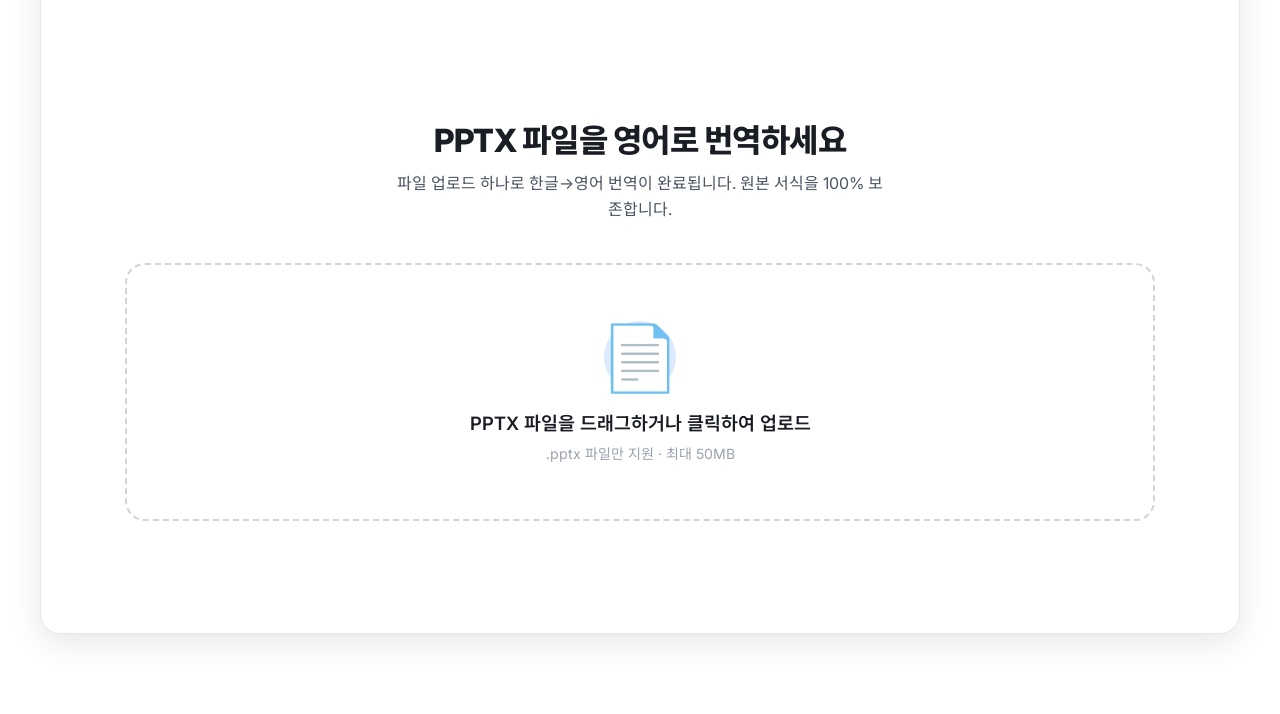
<file: templates/index.html>
<!DOCTYPE html>
<html lang="ko">

<head>
    <meta charset="UTF-8">
    <meta name="viewport" content="width=device-width, initial-scale=1.0">
    <title>PPT Translator — Professional Presentation Translation Service</title>
    <meta name="description" content="PowerPoint 한영 번역 서비스. 원본 디자인 100% 보존, 듀얼뷰 미리보기, 번역 근거 제공.">
    <link rel="preconnect" href="https://fonts.googleapis.com">
    <link rel="preconnect" href="https://fonts.gstatic.com" crossorigin>
    <link
        href="https://fonts.googleapis.com/css2?family=Inter:wght@400;500;600;700;800&family=Noto+Sans+KR:wght@400;500;700&display=swap"
        rel="stylesheet">
    <link rel="stylesheet" href="/static/style.css">
    <link rel="stylesheet" href="/static/service.css">
</head>

<body>

    <!-- 히어로 섹션 -->
    <section class="hero-section">
        <div class="hero-container">
            <div class="hero-badge">🚀 AI-Powered Translation</div>
            <h1 class="hero-title">
                파워포인트 번역,<br>
                <span class="gradient-text">이제 한 번의 클릭으로</span>
            </h1>
            <p class="hero-description">
                원본 디자인을 100% 보존하며 한국어와 영어를 빠르고 정확하게 번역합니다.<br>
                드래그 앤 드롭만으로 전문가급 번역을 경험하세요.
            </p>
            <div class="hero-actions">
                <button class="btn-hero-primary"
                    onclick="document.getElementById('uploadSection').scrollIntoView({behavior:'smooth'})">
                    ⬆️ 지금 시작하기
                </button>
                <a href="#features" class="btn-hero-secondary">기능 둘러보기</a>
            </div>
        </div>
    </section>

    <!-- 기능 하이라이트 -->
    <section id="features" class="features-section">
        <div class="section-container">
            <h2 class="section-title">왜 PPT Translator인가요?</h2>
            <p class="section-subtitle">번역 작업이 이렇게 쉬울 수 없습니다</p>

            <div class="feature-grid">
                <div class="feature-card">
                    <div class="feature-icon">🎨</div>
                    <h3>원본 디자인 100% 보존</h3>
                    <p>폰트, 색상, 레이아웃, 표, 차트까지 모든 디자인 요소를 그대로 유지합니다.</p>
                </div>

                <div class="feature-card">
                    <div class="feature-icon">👥</div>
                    <h3>듀얼뷰 미리보기</h3>
                    <p>원본과 번역을 나란히 비교하며 실시간으로 결과를 확인할 수 있습니다.</p>
                </div>

                <div class="feature-card">
                    <div class="feature-icon">🔄</div>
                    <h3>양방향 번역</h3>
                    <p>한국어 → 영어, 영어 → 한국어 모두 지원합니다.</p>
                </div>

                <div class="feature-card">
                    <div class="feature-icon">⚡</div>
                    <h3>번역 근거 제공</h3>
                    <p>단어별 의미 분해와 번역 방식(직역/의역)을 함께 확인할 수 있습니다.</p>
                </div>

                <div class="feature-card">
                    <div class="feature-icon">📊</div>
                    <h3>표와 차트 지원</h3>
                    <p>복잡한 표, 차트 내부의 텍스트도 정확하게 번역합니다.</p>
                </div>

                <div class="feature-card">
                    <div class="feature-icon">🎯</div>
                    <h3>미번역 감지</h3>
                    <p>번역되지 않은 항목을 자동으로 감지하고 하이라이트합니다.</p>
                </div>
            </div>
        </div>
    </section>

    <!--업로드 섹션 -->
    <section class="upload-section" id="uploadSection">
        <div class="upload-card">
            <div class="language-selector-wrapper">
                <h3 class="upload-title">번역 방향 선택</h3>
                <div class="language-selector">
                    <div class="language-option selected" data-direction="ko-en">
                        <div class="language-flag">🇰🇷</div>
                        <div class="language-label">한국어</div>
                        <div class="language-arrow">→</div>
                        <div class="language-flag">🇺🇸</div>
                        <div class="language-label">영어</div>
                    </div>
                    <div class="language-option" data-direction="en-ko">
                        <div class="language-flag">🇺🇸</div>
                        <div class="language-label">영어</div>
                        <div class="language-arrow">→</div>
                        <div class="language-flag">🇰🇷</div>
                        <div class="language-label">한국어</div>
                    </div>
                </div>
            </div>

            <!-- 네비게이션 바 (축소) -->
            <nav class="navbar" style="display:none;">
                <a class="navbar-brand" href="/">
                    <div class="navbar-logo">T</div>
                    <div>
                        <div class="navbar-title">PPT Translate</div>
                        <div class="navbar-subtitle">한글→영어 번역기</div>
                    </div>
                </a>
                <span class="navbar-badge">무료 · 서식 보존</span>
            </nav>

            <main class="container">
                <!-- 히어로 -->
                <div class="hero" id="heroSection">
                    <h1>PPTX 파일을 영어로 번역하세요</h1>
                    <p>파일 업로드 하나로 한글→영어 번역이 완료됩니다. 원본 서식을 100% 보존합니다.</p>
                </div>

                <!-- 업로드 영역 -->
                <div class="upload-zone" id="uploadZone">
                    <div class="upload-icon">📄</div>
                    <h3>PPTX 파일을 드래그하거나 클릭하여 업로드</h3>
                    <p>.pptx 파일만 지원 · 최대 50MB</p>
                    <input type="file" id="fileInput" accept=".pptx">
                </div>

                <!-- 에러 메시지 -->
                <div class="error-message" id="errorMessage"></div>

                <!-- 진행 상태 -->
                <div class="progress-section" id="progressSection">
                    <div class="progress-card">
                        <div class="progress-header">
                            <div class="spinner"></div>
                            <h3 id="progressTitle">번역 중입니다...</h3>
                        </div>
                        <div class="progress-percent-display" id="progressPercent">0%</div>
                        <div class="progress-bar-track">
                            <div class="progress-bar-fill" id="progressBar"></div>
                        </div>
                        <p class="progress-step-text" id="progressText">파일 분석 중...</p>
                        <div class="timer-display">
                            <span>⏱️ 경과 시간:</span>
                            <span class="timer-value" id="timerValue">0.0초</span>
                        </div>
                    </div>
                </div>

                <!-- 결과 영역 -->
                <div class="result-section" id="resultSection">

                    <!-- 미번역 경고/성공 배너 -->
                    <div id="alertBanner"></div>

                    <!-- 통계 -->
                    <div class="stats-grid">
                        <div class="stat-card">
                            <div class="stat-number" id="statSlides">0</div>
                            <div class="stat-label">슬라이드</div>
                        </div>
                        <div class="stat-card">
                            <div class="stat-number" id="statTotal">0</div>
                            <div class="stat-label">전체 텍스트</div>
                        </div>
                        <div class="stat-card">
                            <div class="stat-number stat-success" id="statTranslated">0</div>
                            <div class="stat-label">번역 성공</div>
                        </div>
                        <div class="stat-card">
                            <div class="stat-number stat-danger" id="statUntranslated">0</div>
                            <div class="stat-label">미번역</div>
                        </div>
                    </div>

                    <!-- 번역 완료율 -->
                    <div class="completion-bar">
                        <div class="completion-header">
                            <span class="completion-label">번역 완료율</span>
                            <span class="completion-percent" id="completionPercent">0%</span>
                        </div>
                        <div class="completion-track">
                            <div class="completion-fill" id="completionFill" style="width: 0%"></div>
                        </div>
                    </div>

                    <!-- 소요시간 -->
                    <div id="timingBar"></div>

                    <!-- 액션 버튼 -->
                    <div class="actions">
                        <a class="btn btn-primary" id="downloadBtn" href="#" download>⬇️ 번역된 PPT 다운로드</a>
                        <button class="btn btn-secondary" onclick="resetUI()">📂 새 파일 번역</button>
                    </div>

                    <!-- 미리보기 탭 -->
                    <div class="preview-tabs">
                        <button class="preview-tab active" data-tab="slideview" onclick="switchPreviewTab('slideview')">
                            🖥️ 번역 슬라이드
                        </button>
                        <button class="preview-tab" data-tab="detail" onclick="switchPreviewTab('detail')">
                            📝 번역 상세
                        </button>
                        <button class="preview-tab" data-tab="comparison" onclick="switchPreviewTab('comparison')">
                            📊 비교 뷰
                        </button>
                        <button class="preview-tab" data-tab="untranslated" onclick="switchPreviewTab('untranslated')">
                            ⚠️ 미번역 확인 <span id="untranslatedBadge"></span>
                        </button>
                    </div>

                    <!-- 슬라이드 네비게이션 -->
                    <div class="slide-nav" id="slideNav">
                        <button class="slide-nav-btn" id="prevSlideBtn" onclick="prevSlide()">◀</button>
                        <span class="slide-nav-label" id="slideNavLabel">슬라이드 1 / 1</span>
                        <button class="slide-nav-btn" id="nextSlideBtn" onclick="nextSlide()">▶</button>
                    </div>

                    <!-- 번역 슬라이드만 표시 (큰 화면) -->
                    <div id="translatedSlideView" style="display:none; padding:24px; max-width:1200px; margin:0 auto;">
                        <div id="translatedSlideOnly"></div>
                    </div>

                    <!-- 번역 상세 뷰 (슬라이드 + 텍스트 근거) -->
                    <div class="translation-detail-container" id="detailViewContainer" style="display:none;">
                        <div class="detail-slide-panel">
                            <h3>🌐 번역된 슬라이드</h3>
                            <div id="detailSlide"></div>
                        </div>
                        <div class="detail-text-panel">
                            <h3>📝 텍스트별 번역 정보</h3>
                            <div id="detailTextList"></div>
                        </div>
                    </div>

                    <!-- 기존 미리보기 (비교뷰, 미번역뷰용) -->
                    <div class="preview-content" id="previewContent"></div>
                </div>
            </main>

            <!-- 번역 근거 모달 -->
            <div class="modal-overlay" id="rationaleModal">
                <div class="modal">
                    <div class="modal-header">
                        <h3>🔍 번역 근거</h3>
                        <button class="modal-close" onclick="closeModal()">&times;</button>
                    </div>
                    <div class="modal-body" id="rationaleBody"></div>
                </div>
            </div>

            <script>
                // ============================================================
                // 글로벌 상태
                // ============================================================
                let translationData = null;
                let currentSlide = 0;
                let currentTab = 'slideview';
                let timerInterval = null;
                let startTime = null;

                // ============================================================
                // 업로드 핸들러
                // ============================================================
                const uploadZone = document.getElementById('uploadZone');
                const fileInput = document.getElementById('fileInput');
                const errorMessage = document.getElementById('errorMessage');

                uploadZone.addEventListener('click', () => fileInput.click());
                fileInput.addEventListener('change', (e) => {
                    if (e.target.files.length > 0) handleFile(e.target.files[0]);
                });
                uploadZone.addEventListener('dragover', (e) => { e.preventDefault(); uploadZone.classList.add('dragover'); });
                uploadZone.addEventListener('dragleave', () => { uploadZone.classList.remove('dragover'); });
                uploadZone.addEventListener('drop', (e) => {
                    e.preventDefault(); uploadZone.classList.remove('dragover');
                    if (e.dataTransfer.files.length > 0) handleFile(e.dataTransfer.files[0]);
                });

                // ============================================================
                // 타이머
                // ============================================================
                function startTimer() {
                    startTime = Date.now();
                    timerInterval = setInterval(() => {
                        document.getElementById('timerValue').textContent =
                            ((Date.now() - startTime) / 1000).toFixed(1) + '초';
                    }, 100);
                }
                function stopTimer() { if (timerInterval) { clearInterval(timerInterval); timerInterval = null; } }

                // ============================================================
                // 파일 처리
                // ============================================================
                function handleFile(file) {
                    if (!file.name.toLowerCase().endsWith('.pptx')) { showError('PPTX 파일만 지원합니다.'); return; }
                    if (file.size > 50 * 1024 * 1024) { showError('파일 크기가 50MB를 초과합니다.'); return; }

                    hideError(); showProgress(); startTimer();
                    updateProgress(10, '파일 업로드 중...');

                    const formData = new FormData();
                    formData.append('file', file);

                    fetch('/upload', { method: 'POST', body: formData })
                        .then(r => { updateProgress(40, '서버에서 번역 처리 중...'); return r.json(); })
                        .then(data => {
                            stopTimer();
                            if (data.success) {
                                updateProgress(100, '번역 완료!');
                                setTimeout(() => { translationData = data; showResults(data); }, 400);
                            } else {
                                hideProgress(); showError(data.error || '오류가 발생했습니다.');
                            }
                        })
                        .catch(err => { stopTimer(); hideProgress(); showError('서버 연결 실패. 서버가 실행 중인지 확인하세요.'); });
                }

                // ============================================================
                // UI 제어
                // ============================================================
                function showError(msg) { errorMessage.textContent = msg; errorMessage.classList.add('active'); }
                function hideError() { errorMessage.classList.remove('active'); }
                function showProgress() { document.getElementById('progressSection').classList.add('active'); uploadZone.classList.add('uploading'); }
                function hideProgress() { document.getElementById('progressSection').classList.remove('active'); uploadZone.classList.remove('uploading'); }
                function updateProgress(pct, text) {
                    document.getElementById('progressBar').style.width = pct + '%';
                    document.getElementById('progressPercent').textContent = pct + '%';
                    document.getElementById('progressText').textContent = text;
                }
                function resetUI() {
                    stopTimer(); hideProgress(); hideError();
                    document.getElementById('resultSection').classList.remove('active');
                    document.getElementById('heroSection').style.display = '';
                    uploadZone.style.display = ''; uploadZone.classList.remove('uploading');
                    fileInput.value = ''; translationData = null; currentSlide = 0; currentTab = 'slideview';
                    document.getElementById('timerValue').textContent = '0.0초';
                    document.getElementById('progressPercent').textContent = '0%';
                }

                // ============================================================
                // 결과 표시
                // ============================================================
                function showResults(data) {
                    translationData = data;
                    currentSlide = 0;
                    currentTab = 'slideview';

                    // 히어로 숨기고 결과 표시
                    document.getElementById('heroSection').style.display = 'none';
                    document.getElementById('uploadSection').style.display = 'none';
                    document.getElementById('resultSection').classList.add('active');

                    // 통계 표시
                    const stats = data.stats || {};
                    document.getElementById('statSlides').textContent = stats.total_slides || 0;
                    document.getElementById('statTexts').textContent = stats.total_texts || 0;
                    document.getElementById('statTranslated').textContent = stats.translated || 0;

                    // 미번역 배지
                    const untranslated = stats.untranslated || 0;
                    if (untranslated > 0) {
                        document.getElementById('untranslatedBadge').textContent = untranslated;
                        document.getElementById('alertBanner').innerHTML = `
                            <div class="alert alert-warning">
                                <strong>⚠️ 주의:</strong> ${untranslated}개의 텍스트가 번역되지 않았습니다. 
                                <button onclick="switchPreviewTab('untranslated')" class="btn-link">미번역 확인하기 →</button>
                            </div>`;
                    } else {
                        document.getElementById('untranslatedBadge').textContent = '';
                        document.getElementById('alertBanner').innerHTML = `
                            <div class="alert alert-success">
                                <strong>✅ 완료:</strong> 모든 텍스트가 성공적으로 번역되었습니다!
                            </div>`;
                    }

                    // 다운로드 버튼
                    const downloadArea = document.querySelector('.download-area') || document.createElement('div');
                    downloadArea.className = 'download-area';
                    downloadArea.innerHTML = `
                        <a href="/download/${data.filename}" class="btn btn-download" download>
                            📥 번역 완료 파일 다운로드
                        </a>
                        <button onclick="resetUI()" class="btn btn-secondary">🔄 새로 번역하기</button>
                    `;
                    const resultSection = document.getElementById('resultSection');
                    if (!resultSection.querySelector('.download-area')) {
                        resultSection.insertBefore(downloadArea, resultSection.querySelector('.preview-area'));
                    }

                    // 초기 뷰 렌더링 (번역 슬라이드)
                    updateSlideNav();
                    switchPreviewTab('slideview');
                }

                // ============================================================
                // 슬라이드 네비게이션
                // ============================================================
                function prevSlide() { if (currentSlide > 0) { currentSlide--; renderCurrentView(); updateSlideNav(); } }
                function nextSlide() {
                    if (translationData && currentSlide < translationData.slides.length - 1) {
                        currentSlide++; renderCurrentView(); updateSlideNav();
                    }
                }
                function updateSlideNav() {
                    if (!translationData) return;
                    const total = translationData.slides.length;
                    document.getElementById('slideNavLabel').textContent = `슬라이드 ${currentSlide + 1} / ${total}`;
                    document.getElementById('prevSlideBtn').disabled = currentSlide === 0;
                    document.getElementById('nextSlideBtn').disabled = currentSlide >= total - 1;
                }

                // ============================================================
                // 탭 전환
                // ============================================================
                function switchPreviewTab(tab) {
                    currentTab = tab;

                    // 탭 활성화
                    document.querySelectorAll('.preview-tab').forEach(t => t.classList.remove('active'));
                    document.querySelector(`[data-tab="${tab}"]`).classList.add('active');

                    // 모든 뷰 숨기기
                    document.getElementById('translatedSlideView').style.display = 'none';
                    document.getElementById('dualViewContainer').style.display = 'none';
                    document.getElementById('detailViewContainer').style.display = 'none';
                    document.getElementById('previewContent').style.display = 'none';

                    if (tab === 'slideview') {
                        // 번역 슬라이드만 크게 표시
                        document.getElementById('translatedSlideView').style.display = 'block';
                        document.getElementById('slideNav').style.display = 'flex';
                        renderTranslatedSlideOnly(currentSlide);
                    } else if (tab === 'detail') {
                        // 번역 상세 (슬라이드 + 텍스트 근거)
                        document.getElementById('detailViewContainer').style.display = 'grid';
                        document.getElementById('slideNav').style.display = 'flex';
                        renderDetailSlide(currentSlide);
                        renderDetailTextList(currentSlide);
                    } else if (tab === 'comparison') {
                        // 듀얼 미리보기 (원본 vs 번역)
                        document.getElementById('dualViewContainer').style.display = 'grid';
                        document.getElementById('slideNav').style.display = 'flex';
                        renderOriginalSlide(currentSlide);
                        renderTranslatedSlide(currentSlide);
                    } else if (tab === 'untranslated') {
                        // 미번역 리스트
                        document.getElementById('previewContent').style.display = 'block';
                        document.getElementById('slideNav').style.display = 'none';
                        renderUntranslatedView();
                    }
                }

                function renderCurrentView() {
                    switchPreviewTab(currentTab);
                }

                // ============================================================
                // 결과 표시
                // ============================================================
                function showResults(data) {
                    hideProgress();
                    uploadZone.style.display = 'none';
                    document.getElementById('heroSection').style.display = 'none';

                    const stats = data.stats;
                    document.getElementById('statSlides').textContent = stats.total_slides;
                    document.getElementById('statTotal').textContent = stats.total_texts;
                    document.getElementById('statTranslated').textContent = stats.translated_texts;
                    document.getElementById('statUntranslated').textContent = stats.untranslated_texts || 0;

                    // 완료율
                    const rate = stats.korean_texts > 0 ? Math.round((stats.translated_texts / stats.korean_texts) * 100) : 100;
                    document.getElementById('completionPercent').textContent = rate + '%';
                    const fill = document.getElementById('completionFill');
                    fill.style.width = rate + '%';
                    if (rate < 100) fill.classList.add('partial');

                    // 경고 배너
                    const uc = stats.untranslated_texts || 0;
                    document.getElementById('alertBanner').innerHTML = uc > 0
                        ? `<div class="alert-banner alert-warning"><span class="alert-banner-icon">⚠️</span><span><strong>${uc}개</strong> 텍스트가 번역되지 않았습니다.</span></div>`
                        : `<div class="alert-banner alert-success"><span class="alert-banner-icon">✅</span><span>모든 텍스트가 성공적으로 번역되었습니다!</span></div>`;

                    const badge = document.getElementById('untranslatedBadge');
                    badge.textContent = uc > 0 ? `(${uc})` : '(0)';

                    // 소요시간
                    const t = data.timing;
                    if (t) {
                        const total = Math.max(t.total_seconds, 0.1);
                        document.getElementById('timingBar').innerHTML = `
                    <div class="timing-card">
                        <div class="timing-header">
                            <span>⏱️</span>
                            <span class="timing-total-label">총 소요시간</span>
                            <span class="timing-total-value">${t.total_seconds}초</span>
                        </div>
                        <div class="timing-details">
                            <div class="timing-item"><div class="timing-item-bar" style="width:${Math.max(8, (t.extract_seconds / total) * 100)}%;background:var(--primary);"></div><span class="timing-item-label">📄 텍스트 추출</span><span class="timing-item-value">${t.extract_seconds}초</span></div>
                            <div class="timing-item"><div class="timing-item-bar" style="width:${Math.max(8, (t.translate_seconds / total) * 100)}%;background:var(--purple);"></div><span class="timing-item-label">🌐 번역 처리</span><span class="timing-item-value">${t.translate_seconds}초</span></div>
                            <div class="timing-item"><div class="timing-item-bar" style="width:${Math.max(8, (t.ppt_generate_seconds / total) * 100)}%;background:var(--success);"></div><span class="timing-item-label">📦 PPT 생성</span><span class="timing-item-value">${t.ppt_generate_seconds}초</span></div>
                        </div>
                    </div>`;
                    }

                    document.getElementById('downloadBtn').href = '/download/' + encodeURIComponent(data.filename);
                    document.getElementById('resultSection').classList.add('active');
                    updateSlideNav();

                    // 듀얼뷰 초기화 (기본 탭)
                    if (data.slides.length > 0) {
                        switchPreviewTab('slideview');
                    }
                }

                // ============================================================
                // 🖥️ 슬라이드 미리보기 (PPT 시각화)
                // ============================================================
                function renderSlidePreview(idx) {
                    const slide = translationData.slides[idx];
                    const container = document.getElementById('previewContent');
                    const ratio = translationData.slide_ratio || 1.333;

                    if (!slide) { container.innerHTML = '<p style="text-align:center;padding:40px;color:var(--text-muted);">슬라이드 없음</p>'; return; }

                    const shapesVisual = slide.shapes_visual || [];
                    const slideBg = slide.background || '#ffffff';

                    // 번역 결과 맵
                    const resultMap = {};
                    slide.items.forEach(item => { resultMap[item.id] = item; });

                    let shapesHtml = '';

                    shapesVisual.forEach(sv => {
                        // Shape 스타일
                        const fillColor = sv.fill_color || 'transparent';
                        const textColor = sv.text_color || '#000000';
                        const borderStyle = sv.line ? `${sv.line.width}px solid ${sv.line.color}` : 'none';

                        if (sv.type === 'table') {
                            // 표 렌더링
                            let tableHtml = '<table class="slide-table">';
                            const cellMap = {};
                            sv.texts.forEach(t => {
                                if (t.cell) {
                                    const key = t.cell;
                                    if (!cellMap[key]) cellMap[key] = [];
                                    const r = resultMap[t.id];
                                    cellMap[key].push({
                                        text: r ? r.translated : t.text,
                                        untranslated: r ? r.untranslated : false,
                                        original: t.text
                                    });
                                }
                            });

                            for (let row = 0; row < (sv.rows || 1); row++) {
                                tableHtml += '<tr>';
                                for (let col = 0; col < (sv.cols || 1); col++) {
                                    const items = cellMap[`${row},${col}`] || [];
                                    const cellText = items.map(i => {
                                        const cls = i.untranslated ? 'untranslated-text' : '';
                                        return `<span class="${cls}" title="${escapeAttr(i.original)}">${escapeHtml(i.text)}</span>`;
                                    }).join(' ');
                                    tableHtml += `<td>${cellText || '&nbsp;'}</td>`;
                                }
                                tableHtml += '</tr>';
                            }
                            tableHtml += '</table>';

                            shapesHtml += `<div class="slide-shape" style="left:${sv.left_pct}%;top:${sv.top_pct}%;width:${sv.width_pct}%;height:${sv.height_pct}%;background:${fillColor};border:${borderStyle};">${tableHtml}</div>`;
                        } else {
                            // 텍스트 박스 렌더링
                            let textsHtml = '';
                            sv.texts.forEach(t => {
                                const r = resultMap[t.id];
                                const displayText = r ? r.translated : t.text;
                                const isUntranslated = r ? r.untranslated : false;
                                const fontSize = Math.max(8, Math.min(t.font_size || 14, 32));
                                const bold = t.bold ? 'font-weight:700;' : '';
                                const cls = isUntranslated ? 'untranslated-text' : '';

                                textsHtml += `<div class="slide-text ${cls}" style="font-size:${fontSize * 0.65}px;${bold}color:${textColor};" title="원문: ${escapeAttr(t.text)}">${escapeHtml(displayText)}</div>`;
                            });

                            shapesHtml += `<div class="slide-shape" style="left:${sv.left_pct}%;top:${sv.top_pct}%;width:${sv.width_pct}%;height:${sv.height_pct}%;background:${fillColor};border:${borderStyle};">${textsHtml}</div>`;
                        }
                    });

                    container.innerHTML = `
                <div class="slide-preview-wrapper">
                    <div class="slide-canvas" style="aspect-ratio: ${ratio}; background: ${slideBg};">
                        <div class="slide-number-badge">Slide ${slide.slide_number}</div>
                        ${shapesHtml || '<div class="slide-empty">텍스트 없음</div>'}
                    </div>
                    <div class="slide-preview-hint">💡 텍스트 위에 마우스를 올리면 원문을 볼 수 있습니다. <span class="untranslated-text">빨간 텍스트</span>는 미번역 항목입니다.</div>
                </div>`;
                }

                // ============================================================
                // 🖥️ 듀얼뷰: 원본 슬라이드 렌더링
                // ============================================================
                function renderOriginalSlide(idx) {
                    const slide = translationData.slides[idx];
                    const container = document.getElementById('originalSlide');
                    const ratio = translationData.slide_ratio || 1.333;

                    if (!slide) { container.innerHTML = '<p style="text-align:center;padding:40px;color:var(--text-muted);">슬라이드 없음</p>'; return; }

                    const shapesVisual = slide.shapes_visual || [];
                    const slideBg = slide.background || '#ffffff';

                    let shapesHtml = '';

                    shapesVisual.forEach(sv => {
                        const fillColor = sv.fill_color || 'transparent';
                        const textColor = sv.text_color || '#000000';
                        const borderStyle = sv.line ? `${sv.line.width}px solid ${sv.line.color}` : 'none';

                        if (sv.type === 'table') {
                            let tableHtml = '<table class="slide-table">';
                            const cellMap = {};
                            sv.texts.forEach(t => {
                                if (t.cell) {
                                    const key = t.cell;
                                    if (!cellMap[key]) cellMap[key] = [];
                                    cellMap[key].push(t.text); // 원본 텍스트만
                                }
                            });

                            for (let row = 0; row < (sv.rows || 1); row++) {
                                tableHtml += '<tr>';
                                for (let col = 0; col < (sv.cols || 1); col++) {
                                    const items = cellMap[`${row},${col}`] || [];
                                    const cellText = items.map(text => escapeHtml(text)).join(' ');
                                    tableHtml += `<td>${cellText || '&nbsp;'}</td>`;
                                }
                                tableHtml += '</tr>';
                            }
                            tableHtml += '</table>';

                            shapesHtml += `<div class="slide-shape" style="left:${sv.left_pct}%;top:${sv.top_pct}%;width:${sv.width_pct}%;height:${sv.height_pct}%;background:${fillColor};border:${borderStyle};">${tableHtml}</div>`;
                        } else {
                            let textsHtml = '';
                            sv.texts.forEach(t => {
                                const fontSize = Math.max(8, Math.min(t.font_size || 14, 32));
                                const bold = t.bold ? 'font-weight:700;' : '';
                                textsHtml += `<div class="slide-text" style="font-size:${fontSize * 0.65}px;${bold}color:${textColor};">${escapeHtml(t.text)}</div>`;
                            });

                            shapesHtml += `<div class="slide-shape" style="left:${sv.left_pct}%;top:${sv.top_pct}%;width:${sv.width_pct}%;height:${sv.height_pct}%;background:${fillColor};border:${borderStyle};">${textsHtml}</div>`;
                        }
                    });

                    container.innerHTML = `
                <div class="slide-preview-wrapper">
                    <div class="slide-canvas" style="aspect-ratio: ${ratio}; background: ${slideBg};">
                        <div class="slide-number-badge">Slide ${slide.slide_number}</div>
                        ${shapesHtml || '<div class="slide-empty">텍스트 없음</div>'}
                    </div>
                </div>`;
                }

                // ============================================================
                // 🌐 듀얼뷰: 번역 슬라이드 렌더링
                // ============================================================
                function renderTranslatedSlide(idx) {
                    const slide = translationData.slides[idx];
                    const container = document.getElementById('translatedSlide');
                    const ratio = translationData.slide_ratio || 1.333;

                    if (!slide) { container.innerHTML = '<p style="text-align:center;padding:40px;color:var(--text-muted);">슬라이드 없음</p>'; return; }

                    const shapesVisual = slide.shapes_visual || [];
                    const slideBg = slide.background || '#ffffff';
                    const resultMap = {};
                    slide.items.forEach(item => { resultMap[item.id] = item; });

                    let shapesHtml = '';

                    shapesVisual.forEach(sv => {
                        const fillColor = sv.fill_color || 'transparent';
                        const textColor = sv.text_color || '#000000';
                        const borderStyle = sv.line ? `${sv.line.width}px solid ${sv.line.color}` : 'none';

                        if (sv.type === 'table') {
                            let tableHtml = '<table class="slide-table">';
                            const cellMap = {};
                            sv.texts.forEach(t => {
                                if (t.cell) {
                                    const key = t.cell;
                                    if (!cellMap[key]) cellMap[key] = [];
                                    const r = resultMap[t.id];
                                    cellMap[key].push({
                                        text: r ? r.translated : t.text,
                                        untranslated: r ? r.untranslated : false
                                    });
                                }
                            });

                            for (let row = 0; row < (sv.rows || 1); row++) {
                                tableHtml += '<tr>';
                                for (let col = 0; col < (sv.cols || 1); col++) {
                                    const items = cellMap[`${row},${col}`] || [];
                                    const cellText = items.map(i => {
                                        const cls = i.untranslated ? 'untranslated-text' : '';
                                        return `<span class="${cls}">${escapeHtml(i.text)}</span>`;
                                    }).join(' ');
                                    tableHtml += `<td>${cellText || '&nbsp;'}</td>`;
                                }
                                tableHtml += '</tr>';
                            }
                            tableHtml += '</table>';

                            shapesHtml += `<div class="slide-shape" style="left:${sv.left_pct}%;top:${sv.top_pct}%;width:${sv.width_pct}%;height:${sv.height_pct}%;background:${fillColor};border:${borderStyle};">${tableHtml}</div>`;
                        } else {
                            let textsHtml = '';
                            sv.texts.forEach(t => {
                                const r = resultMap[t.id];
                                const displayText = r ? r.translated : t.text;
                                const isUntranslated = r ? r.untranslated : false;
                                const fontSize = Math.max(8, Math.min(t.font_size || 14, 32));
                                const bold = t.bold ? 'font-weight:700;' : '';
                                const cls = isUntranslated ? 'untranslated-text' : '';

                                textsHtml += `<div class="slide-text ${cls}" style="font-size:${fontSize * 0.65}px;${bold}color:${textColor};">${escapeHtml(displayText)}</div>`;
                            });

                            shapesHtml += `<div class="slide-shape" style="left:${sv.left_pct}%;top:${sv.top_pct}%;width:${sv.width_pct}%;height:${sv.height_pct}%;background:${fillColor};border:${borderStyle};">${textsHtml}</div>`;
                        }
                    });

                    container.innerHTML = `
                <div class="slide-preview-wrapper">
                    <div class="slide-canvas" style="aspect-ratio: ${ratio}; background: ${slideBg};">
                        <div class="slide-number-badge">Slide ${slide.slide_number}</div>
                        ${shapesHtml || '<div class="slide-empty">텍스트 없음</div>'}
                    </div>
                    <div class="slide-preview-hint">💡 <span class="untranslated-text">빨간 텍스트</span>는 미번역 항목입니다.</div>
                </div>`;
                }

                // ============================================================
                // 📄 원본 슬라이드 렌더링
                // ============================================================
                function renderOriginalSlide(idx) {
                    const slide = translationData.slides[idx];
                    const container = document.getElementById('originalSlide');
                    const ratio = translationData.slide_ratio || 1.333;

                    if (!slide) { container.innerHTML = '<p style="text-align:center;padding:40px;color:var(--text-muted);">슬라이드 없음</p>'; return; }

                    const shapesVisual = slide.shapes_visual || [];
                    const slideBg = slide.background || '#ffffff';

                    let shapesHtml = '';

                    shapesVisual.forEach(sv => {
                        const fillColor = sv.fill_color || 'transparent';
                        const textColor = sv.text_color || '#000000';
                        const borderStyle = sv.line ? `${sv.line.width}px solid ${sv.line.color}` : 'none';

                        if (sv.type === 'table') {
                            let tableHtml = '<table class="slide-table">';
                            const cellMap = {};
                            sv.texts.forEach(t => {
                                if (t.cell) {
                                    const key = t.cell;
                                    if (!cellMap[key]) cellMap[key] = [];
                                    cellMap[key].push(t.text);
                                }
                            });

                            for (let row = 0; row < (sv.rows || 1); row++) {
                                tableHtml += '<tr>';
                                for (let col = 0; col < (sv.cols || 1); col++) {
                                    const items = cellMap[`${row},${col}`] || [];
                                    const cellText = items.map(text => escapeHtml(text)).join(' ');
                                    tableHtml += `<td>${cellText || '&nbsp;'}</td>`;
                                }
                                tableHtml += '</tr>';
                            }
                            tableHtml += '</table>';

                            shapesHtml += `<div class="slide-shape" style="left:${sv.left_pct}%;top:${sv.top_pct}%;width:${sv.width_pct}%;height:${sv.height_pct}%;background:${fillColor};border:${borderStyle};">${tableHtml}</div>`;
                        } else {
                            let textsHtml = '';
                            sv.texts.forEach(t => {
                                const fontSize = Math.max(8, Math.min(t.font_size || 14, 32));
                                const bold = t.bold ? 'font-weight:700;' : '';

                                textsHtml += `<div class="slide-text" style="font-size:${fontSize * 0.65}px;${bold}color:${textColor};">${escapeHtml(t.text)}</div>`;
                            });

                            shapesHtml += `<div class="slide-shape" style="left:${sv.left_pct}%;top:${sv.top_pct}%;width:${sv.width_pct}%;height:${sv.height_pct}%;background:${fillColor};border:${borderStyle};">${textsHtml}</div>`;
                        }
                    });

                    container.innerHTML = `
                        <div class="slide-preview-wrapper">
                            <div class="slide-canvas" style="aspect-ratio: ${ratio}; background: ${slideBg};">
                                <div class="slide-number-badge">Slide ${slide.slide_number}</div>
                                ${shapesHtml || '<div class="slide-empty">텍스트 없음</div>'}
                            </div>
                        </div>`;
                }

                // ============================================================
                // 🌐 번역 슬라이드만 표시 (큰 화면)
                // ============================================================
                function renderTranslatedSlideOnly(idx) {
                    const slide = translationData.slides[idx];
                    const container = document.getElementById('translatedSlideOnly');
                    const ratio = translationData.slide_ratio || 1.333;

                    if (!slide) { container.innerHTML = '<p style="text-align:center;padding:40px;color:var(--text-muted);">슬라이드 없음</p>'; return; }

                    const shapesVisual = slide.shapes_visual || [];
                    const slideBg = slide.background || '#ffffff';
                    const resultMap = {};
                    slide.items.forEach(item => { resultMap[item.id] = item; });

                    let shapesHtml = '';

                    shapesVisual.forEach(sv => {
                        const fillColor = sv.fill_color || 'transparent';
                        const textColor = sv.text_color || '#000000';
                        const borderStyle = sv.line ? `${sv.line.width}px solid ${sv.line.color}` : 'none';

                        if (sv.type === 'table') {
                            let tableHtml = '<table class="slide-table">';
                            const cellMap = {};
                            sv.texts.forEach(t => {
                                if (t.cell) {
                                    const key = t.cell;
                                    if (!cellMap[key]) cellMap[key] = [];
                                    const r = resultMap[t.id];
                                    cellMap[key].push({
                                        text: r ? r.translated : t.text,
                                        untranslated: r ? r.untranslated : false
                                    });
                                }
                            });

                            for (let row = 0; row < (sv.rows || 1); row++) {
                                tableHtml += '<tr>';
                                for (let col = 0; col < (sv.cols || 1); col++) {
                                    const items = cellMap[`${row},${col}`] || [];
                                    const cellText = items.map(i => {
                                        const cls = i.untranslated ? 'untranslated-text' : '';
                                        return `<span class="${cls}">${escapeHtml(i.text)}</span>`;
                                    }).join(' ');
                                    tableHtml += `<td>${cellText || '&nbsp;'}</td>`;
                                }
                                tableHtml += '</tr>';
                            }
                            tableHtml += '</table>';

                            shapesHtml += `<div class="slide-shape" style="left:${sv.left_pct}%;top:${sv.top_pct}%;width:${sv.width_pct}%;height:${sv.height_pct}%;background:${fillColor};border:${borderStyle};">${tableHtml}</div>`;
                        } else {
                            let textsHtml = '';
                            sv.texts.forEach(t => {
                                const r = resultMap[t.id];
                                const displayText = r ? r.translated : t.text;
                                const isUntranslated = r ? r.untranslated : false;
                                const fontSize = Math.max(8, Math.min(t.font_size || 14, 32));
                                const bold = t.bold ? 'font-weight:700;' : '';
                                const cls = isUntranslated ? 'untranslated-text' : '';

                                textsHtml += `<div class="slide-text ${cls}" style="font-size:${fontSize * 0.65}px;${bold}color:${textColor};">${escapeHtml(displayText)}</div>`;
                            });

                            shapesHtml += `<div class="slide-shape" style="left:${sv.left_pct}%;top:${sv.top_pct}%;width:${sv.width_pct}%;height:${sv.height_pct}%;background:${fillColor};border:${borderStyle};">${textsHtml}</div>`;
                        }
                    });

                    container.innerHTML = `
                        <div class="slide-preview-wrapper">
                            <div class="slide-canvas" style="aspect-ratio: ${ratio}; background: ${slideBg};">
                                <div class="slide-number-badge">Slide ${slide.slide_number}</div>
                                ${shapesHtml || '<div class="slide-empty">텍스트 없음</div>'}
                            </div>
                            <div class="slide-preview-hint">💡 <span class="untranslated-text">빨간 텍스트</span>는 미번역 항목입니다.</div>
                        </div>`;
                }

                // ============================================================
                // 📝 번역 상세: 슬라이드 렌더링
                // ============================================================
                function renderDetailSlide(idx) {
                    const slide = translationData.slides[idx];
                    const container = document.getElementById('detailSlide');
                    const ratio = translationData.slide_ratio || 1.333;

                    if (!slide) { container.innerHTML = '<p style="text-align:center;padding:40px;color:var(--text-muted);">슬라이드 없음</p>'; return; }

                    const shapesVisual = slide.shapes_visual || [];
                    const slideBg = slide.background || '#ffffff';
                    const resultMap = {};
                    slide.items.forEach(item => { resultMap[item.id] = item; });

                    let shapesHtml = '';

                    shapesVisual.forEach(sv => {
                        const fillColor = sv.fill_color || 'transparent';
                        const textColor = sv.text_color || '#000000';
                        const borderStyle = sv.line ? `${sv.line.width}px solid ${sv.line.color}` : 'none';

                        if (sv.type === 'table') {
                            let tableHtml = '<table class="slide-table">';
                            const cellMap = {};
                            sv.texts.forEach(t => {
                                if (t.cell) {
                                    const key = t.cell;
                                    if (!cellMap[key]) cellMap[key] = [];
                                    const r = resultMap[t.id];
                                    cellMap[key].push({
                                        text: r ? r.translated : t.text,
                                        untranslated: r ? r.untranslated : false
                                    });
                                }
                            });

                            for (let row = 0; row < (sv.rows || 1); row++) {
                                tableHtml += '<tr>';
                                for (let col = 0; col < (sv.cols || 1); col++) {
                                    const items = cellMap[`${row},${col}`] || [];
                                    const cellText = items.map(i => {
                                        const cls = i.untranslated ? 'untranslated-text' : '';
                                        return `<span class="${cls}">${escapeHtml(i.text)}</span>`;
                                    }).join(' ');
                                    tableHtml += `<td>${cellText || '&nbsp;'}</td>`;
                                }
                                tableHtml += '</tr>';
                            }
                            tableHtml += '</table>';

                            shapesHtml += `<div class="slide-shape" style="left:${sv.left_pct}%;top:${sv.top_pct}%;width:${sv.width_pct}%;height:${sv.height_pct}%;background:${fillColor};border:${borderStyle};">${tableHtml}</div>`;
                        } else {
                            let textsHtml = '';
                            sv.texts.forEach(t => {
                                const r = resultMap[t.id];
                                const displayText = r ? r.translated : t.text;
                                const isUntranslated = r ? r.untranslated : false;
                                const fontSize = Math.max(8, Math.min(t.font_size || 14, 32));
                                const bold = t.bold ? 'font-weight:700;' : '';
                                const cls = isUntranslated ? 'untranslated-text' : '';

                                textsHtml += `<div class="slide-text ${cls}" style="font-size:${fontSize * 0.65}px;${bold}color:${textColor};">${escapeHtml(displayText)}</div>`;
                            });

                            shapesHtml += `<div class="slide-shape" style="left:${sv.left_pct}%;top:${sv.top_pct}%;width:${sv.width_pct}%;height:${sv.height_pct}%;background:${fillColor};border:${borderStyle};">${textsHtml}</div>`;
                        }
                    });

                    container.innerHTML = `
                        <div class="slide-preview-wrapper">
                            <div class="slide-canvas" style="aspect-ratio: ${ratio}; background: ${slideBg};">
                                <div class="slide-number-badge">Slide ${slide.slide_number}</div>
                                ${shapesHtml || '<div class="slide-empty">텍스트 없음</div>'}
                            </div>
                        </div>`;
                }

                // ============================================================
                // 📝 번역 상세: 텍스트 리스트
                // ============================================================
                function renderDetailTextList(idx) {
                    const slide = translationData.slides[idx];
                    const container = document.getElementById('detailTextList');

                    if (!slide || slide.items.length === 0) {
                        container.innerHTML = '<p style="text-align:center;color:var(--text-muted);padding:40px;">텍스트 없음</p>';
                        return;
                    }

                    let html = '';
                    slide.items.forEach((item, i) => {
                        const cls = item.untranslated ? ' untranslated' : '';
                        const badgeClass = getBadgeClass(item.translation_type);

                        html += `<div class="text-item${cls}">`;
                        html += `<div class="text-item-label">원문</div>`;
                        html += `<div class="text-item-content">${escapeHtml(item.original)}</div>`;
                        html += `<div class="text-item-label">번역</div>`;
                        html += `<div class="text-item-content">${escapeHtml(item.translated)}</div>`;

                        if (item.word_breakdown && item.word_breakdown.length > 0) {
                            html += `<div class="text-item-label" style="margin-top:12px;">단어별 분해</div>`;
                            html += `<div style="font-size:0.85rem;line-height:1.5;">`;
                            item.word_breakdown.forEach(w => {
                                html += `<div style="margin-bottom:4px;"><strong>${escapeHtml(w.korean)}</strong> → ${escapeHtml(w.english)} <span style="color:var(--text-muted);">(${escapeHtml(w.role)})</span></div>`;
                            });
                            html += `</div>`;
                        }

                        html += `<div class="text-item-meta">`;
                        html += `<span class="badge ${badgeClass}" style="font-size:0.75rem;">${item.translation_type || '원문 유지'}</span>`;
                        if (item.untranslated) {
                            html += `<span class="badge badge-untranslated">⚠️ 미번역</span>`;
                        }
                        html += `</div>`;
                        html += `</div>`;
                    });

                    container.innerHTML = html;
                }

                // ============================================================
                // 📊 비교 뷰
                // ============================================================
                function renderSlideComparison(idx) {
                    const slide = translationData.slides[idx];
                    const container = document.getElementById('previewContent');
                    if (!slide || slide.items.length === 0) {
                        container.innerHTML = '<p style="text-align:center;color:var(--text-muted);padding:40px;">텍스트 없음</p>';
                        return;
                    }

                    let html = `<table class="comparison-table"><thead><tr><th>원본 (한글)</th><th>번역 (영어)</th><th>상태</th></tr></thead><tbody>`;

                    slide.items.forEach((item, i) => {
                        const rowCls = item.untranslated ? ' row-untranslated' : '';
                        const tdCls = item.untranslated ? ' is-untranslated' : '';
                        let status;
                        if (item.untranslated) {
                            status = '<span class="badge badge-untranslated">⚠️ 미번역</span>';
                        } else if (item.word_breakdown && item.word_breakdown.length > 0) {
                            status = `<span class="badge ${getBadgeClass(item.translation_type)}">${item.translation_type}</span><br><button class="btn-rationale" onclick="showRationale(${idx},${i})" style="margin-top:6px;">🔍 근거</button>`;
                        } else {
                            status = '<span class="badge badge-keep">원문 유지</span>';
                        }
                        html += `<tr class="${rowCls}"><td class="col-original">${escapeHtml(item.original)}</td><td class="col-translated${tdCls}">${escapeHtml(item.translated)}</td><td class="col-status">${status}</td></tr>`;
                    });
                    html += '</tbody></table>';
                    container.innerHTML = html;
                }

                // ============================================================
                // ⚠️ 미번역 뷰
                // ============================================================
                function renderUntranslatedView() {
                    const container = document.getElementById('previewContent');
                    let items = [];
                    translationData.slides.forEach(sl => sl.items.forEach(i => { if (i.untranslated) items.push({ ...i, slide_number: sl.slide_number }); }));

                    if (items.length === 0) {
                        container.innerHTML = `<div style="text-align:center;padding:60px;"><div style="font-size:3rem;margin-bottom:16px;">🎉</div><h3 style="color:var(--success);">미번역 항목이 없습니다!</h3><p style="color:var(--text-muted);">모든 한글 텍스트가 영어로 번역되었습니다.</p></div>`;
                        return;
                    }

                    let html = `<table class="comparison-table"><thead><tr><th>슬라이드</th><th>원본</th><th>결과</th><th>위치</th></tr></thead><tbody>`;
                    items.forEach(i => {
                        html += `<tr class="row-untranslated"><td style="text-align:center;font-weight:600;">${i.slide_number}</td><td class="col-original">${escapeHtml(i.original)}</td><td class="col-translated is-untranslated">${escapeHtml(i.translated)}</td><td style="font-size:0.82rem;color:var(--text-muted);">${escapeHtml(i.shape)}</td></tr>`;
                    });
                    html += '</tbody></table>';
                    container.innerHTML = html;
                }

                function getBadgeClass(type) {
                    if (!type) return 'badge-keep';
                    if (type.includes('직역') || type.includes('Literal')) return 'badge-literal';
                    if (type.includes('의역') || type.includes('Liberal')) return 'badge-liberal';
                    if (type.includes('혼합') || type.includes('Mixed')) return 'badge-mixed';
                    if (type.includes('미번역')) return 'badge-untranslated';
                    return 'badge-keep';
                }

                // ============================================================
                // 번역 근거 모달
                // ============================================================
                function showRationale(sIdx, iIdx) {
                    const item = translationData.slides[sIdx].items[iIdx];
                    const body = document.getElementById('rationaleBody');
                    let html = `<div class="rationale-section"><h4>📝 원문</h4><div class="rationale-original">${escapeHtml(item.original)}</div></div>
                        <div class="rationale-section"><h4>🌐 번역</h4><div class="rationale-translated">${escapeHtml(item.translated)}</div></div>`;
                    if (item.word_breakdown && item.word_breakdown.length > 0) {
                        html += `<div class="rationale-section"><h4>📖 단어별 의미</h4><table class="word-breakdown-table"><thead><tr><th>한글</th><th>영어</th><th>역할</th></tr></thead><tbody>`;
                        item.word_breakdown.forEach(w => { html += `<tr><td class="word-ko">${escapeHtml(w.korean)}</td><td class="word-en">${escapeHtml(w.english)}</td><td class="word-role">${escapeHtml(w.role)}</td></tr>`; });
                        html += '</tbody></table></div>';
                    }
                    html += `<div class="rationale-section"><h4>ℹ️ 번역 방식</h4><p><span class="badge ${getBadgeClass(item.translation_type)}" style="font-size:0.82rem;padding:5px 14px;">${item.translation_type}</span></p></div>`;
                    body.innerHTML = html;
                    document.getElementById('rationaleModal').classList.add('active');
                }
                function closeModal() { document.getElementById('rationaleModal').classList.remove('active'); }
                document.addEventListener('keydown', e => { if (e.key === 'Escape') closeModal(); });
                document.getElementById('rationaleModal').addEventListener('click', e => { if (e.target === e.currentTarget) closeModal(); });

                // ============================================================
                // 탭 전환 및 네비게이션
                // ============================================================
                function switchPreviewTab(tab) {
                    currentTab = tab;

                    // 탭 활성화
                    document.querySelectorAll('.preview-tab').forEach(t => t.classList.remove('active'));
                    document.querySelector(`[data-tab="${tab}"]`).classList.add('active');

                    // 모든 뷰 숨기기
                    document.getElementById('translatedSlideView').style.display = 'none';
                    document.getElementById('dualViewContainer').style.display = 'none';
                    document.getElementById('detailViewContainer').style.display = 'none';
                    document.getElementById('previewContent').style.display = 'none';

                    if (tab === 'slideview') {
                        // 번역 슬라이드만 크게 표시
                        document.getElementById('translatedSlideView').style.display = 'block';
                        document.getElementById('slideNav').style.display = 'flex';
                        renderTranslatedSlideOnly(currentSlide);
                    } else if (tab === 'detail') {
                        // 번역 상세 (슬라이드 + 텍스트 근거)
                        document.getElementById('detailViewContainer').style.display = 'grid';
                        document.getElementById('slideNav').style.display = 'flex';
                        renderDetailSlide(currentSlide);
                        renderDetailTextList(currentSlide);
                    } else if (tab === 'comparison') {
                        // 듀얼 미리보기 (원본 vs 번역)
                        document.getElementById('dualViewContainer').style.display = 'grid';
                        document.getElementById('slideNav').style.display = 'flex';
                        renderOriginalSlide(currentSlide);
                        renderTranslatedSlide(currentSlide);
                    } else if (tab === 'untranslated') {
                        // 미번역 리스트
                        document.getElementById('previewContent').style.display = 'block';
                        document.getElementById('slideNav').style.display = 'none';
                        renderUntranslatedView();
                    }
                }

                function prevSlide() {
                    if (currentSlide > 0) {
                        currentSlide--;
                        updateSlideNav();

                        if (currentTab === 'slideview') {
                            renderTranslatedSlideOnly(currentSlide);
                        } else if (currentTab === 'detail') {
                            renderDetailSlide(currentSlide);
                            renderDetailTextList(currentSlide);
                        } else if (currentTab === 'comparison') {
                            renderOriginalSlide(currentSlide);
                            renderTranslatedSlide(currentSlide);
                        }
                    }
                }

                function nextSlide() {
                    if (currentSlide < translationData.slides.length - 1) {
                        currentSlide++;
                        updateSlideNav();

                        if (currentTab === 'slideview') {
                            renderTranslatedSlideOnly(currentSlide);
                        } else if (currentTab === 'detail') {
                            renderDetailSlide(currentSlide);
                            renderDetailTextList(currentSlide);
                        } else if (currentTab === 'comparison') {
                            renderOriginalSlide(currentSlide);
                            renderTranslatedSlide(currentSlide);
                        }
                    }
                }

                function updateSlideNav() {
                    const total = translationData.slides.length;
                    document.getElementById('slideNavLabel').textContent = `슬라이드 ${currentSlide + 1} / ${total}`;
                    document.getElementById('prevSlideBtn').disabled = currentSlide === 0;
                    document.getElementById('nextSlideBtn').disabled = currentSlide === total - 1;
                }

                function resetUI() {
                    currentSlide = 0;
                    currentTab = 'slideview';
                    translationData = null;
                    document.getElementById('uploadSection').classList.remove('processing');
                    document.getElementById('resultSection').classList.remove('active');
                    document.getElementById('fileInput').value = '';
                    document.getElementById('errorMessage').textContent = '';
                    document.getElementById('errorMessage').classList.remove('active');
                    if (timerInterval) {
                        clearInterval(timerInterval);
                        timerInterval = null;
                    }
                }

                // 키보드 단축키 (좌우 화살표)
                document.addEventListener('keydown', e => {
                    if (document.getElementById('resultSection').classList.contains('active')) {
                        if (e.key === 'ArrowLeft') prevSlide();
                        if (e.key === 'ArrowRight') nextSlide();
                    }
                });

                // ============================================================
                // 유틸리티
                // ============================================================
                function escapeHtml(s) { if (!s) return ''; const d = document.createElement('div'); d.textContent = s; return d.innerHTML; }
                function escapeAttr(s) { if (!s) return ''; return s.replace(/"/g, '&quot;').replace(/'/g, '&#39;').replace(/</g, '&lt;'); }
            </script>

</body>

</html>
</file>
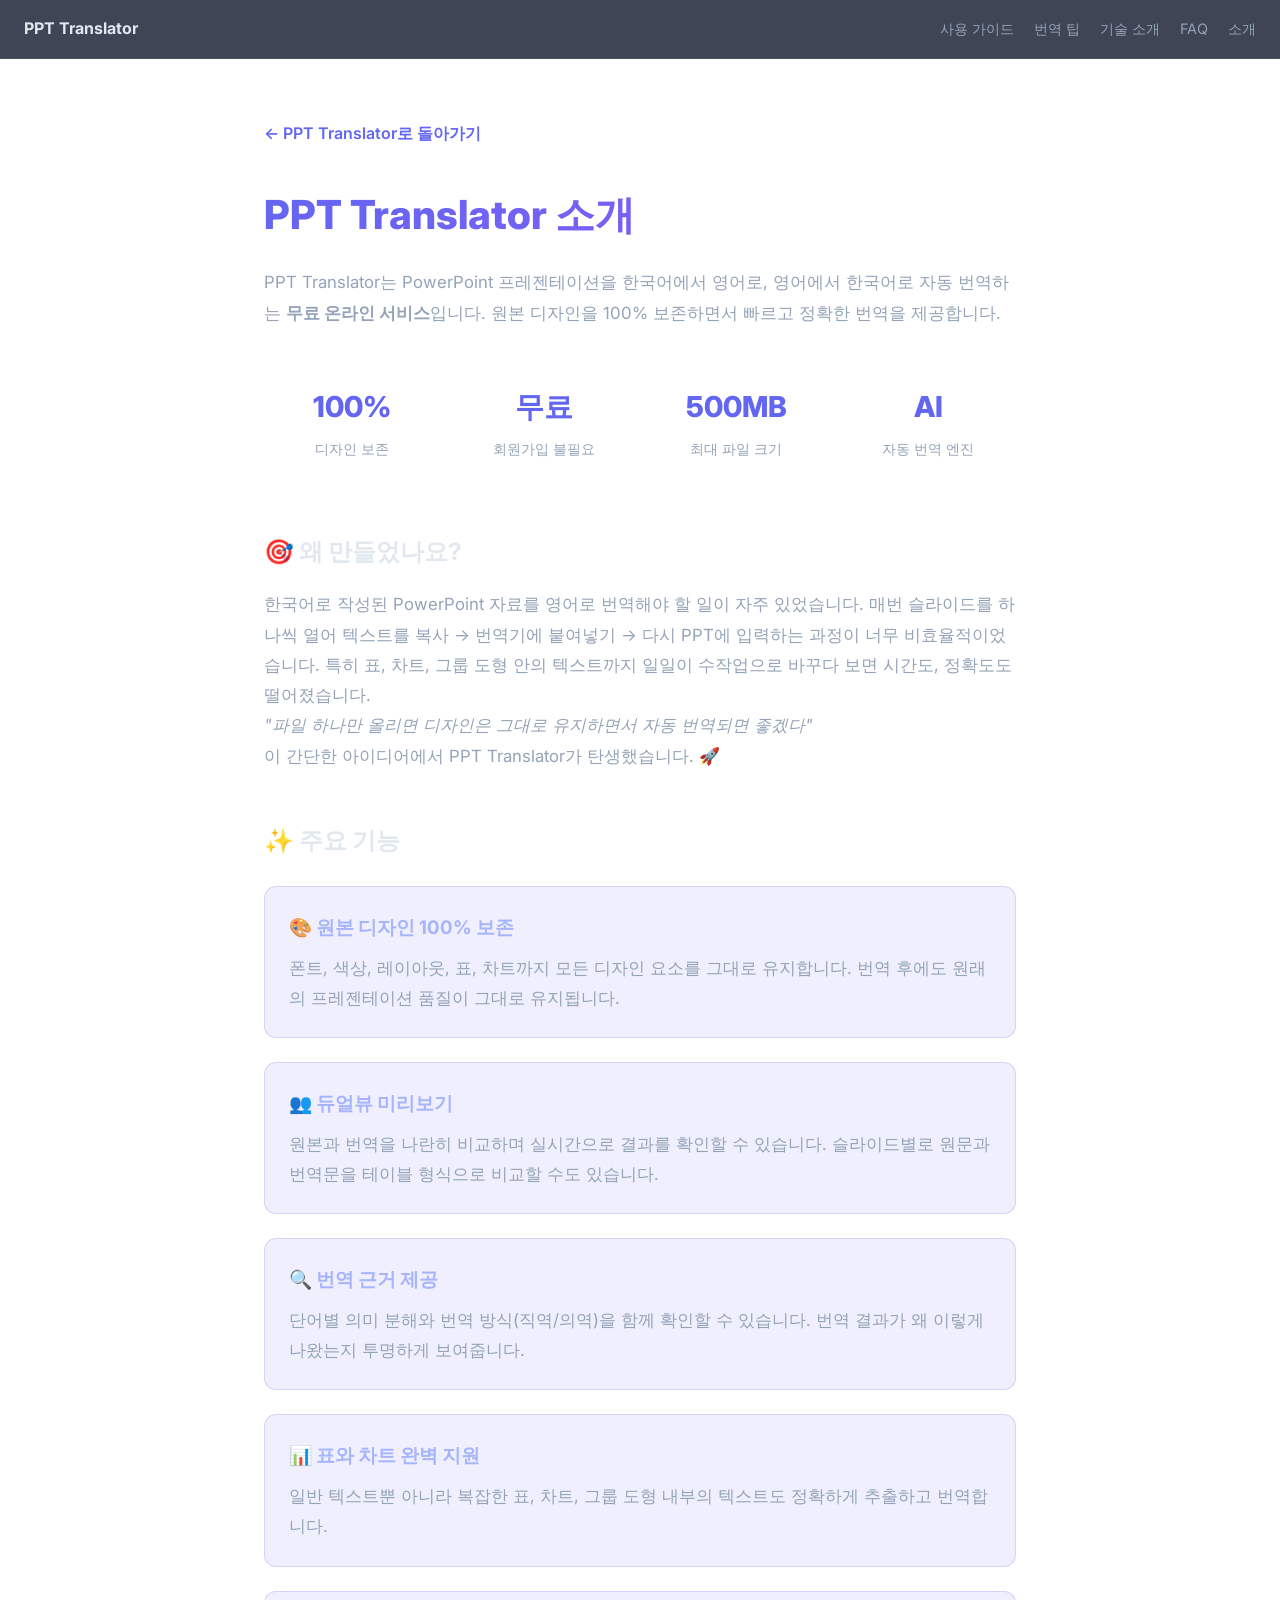
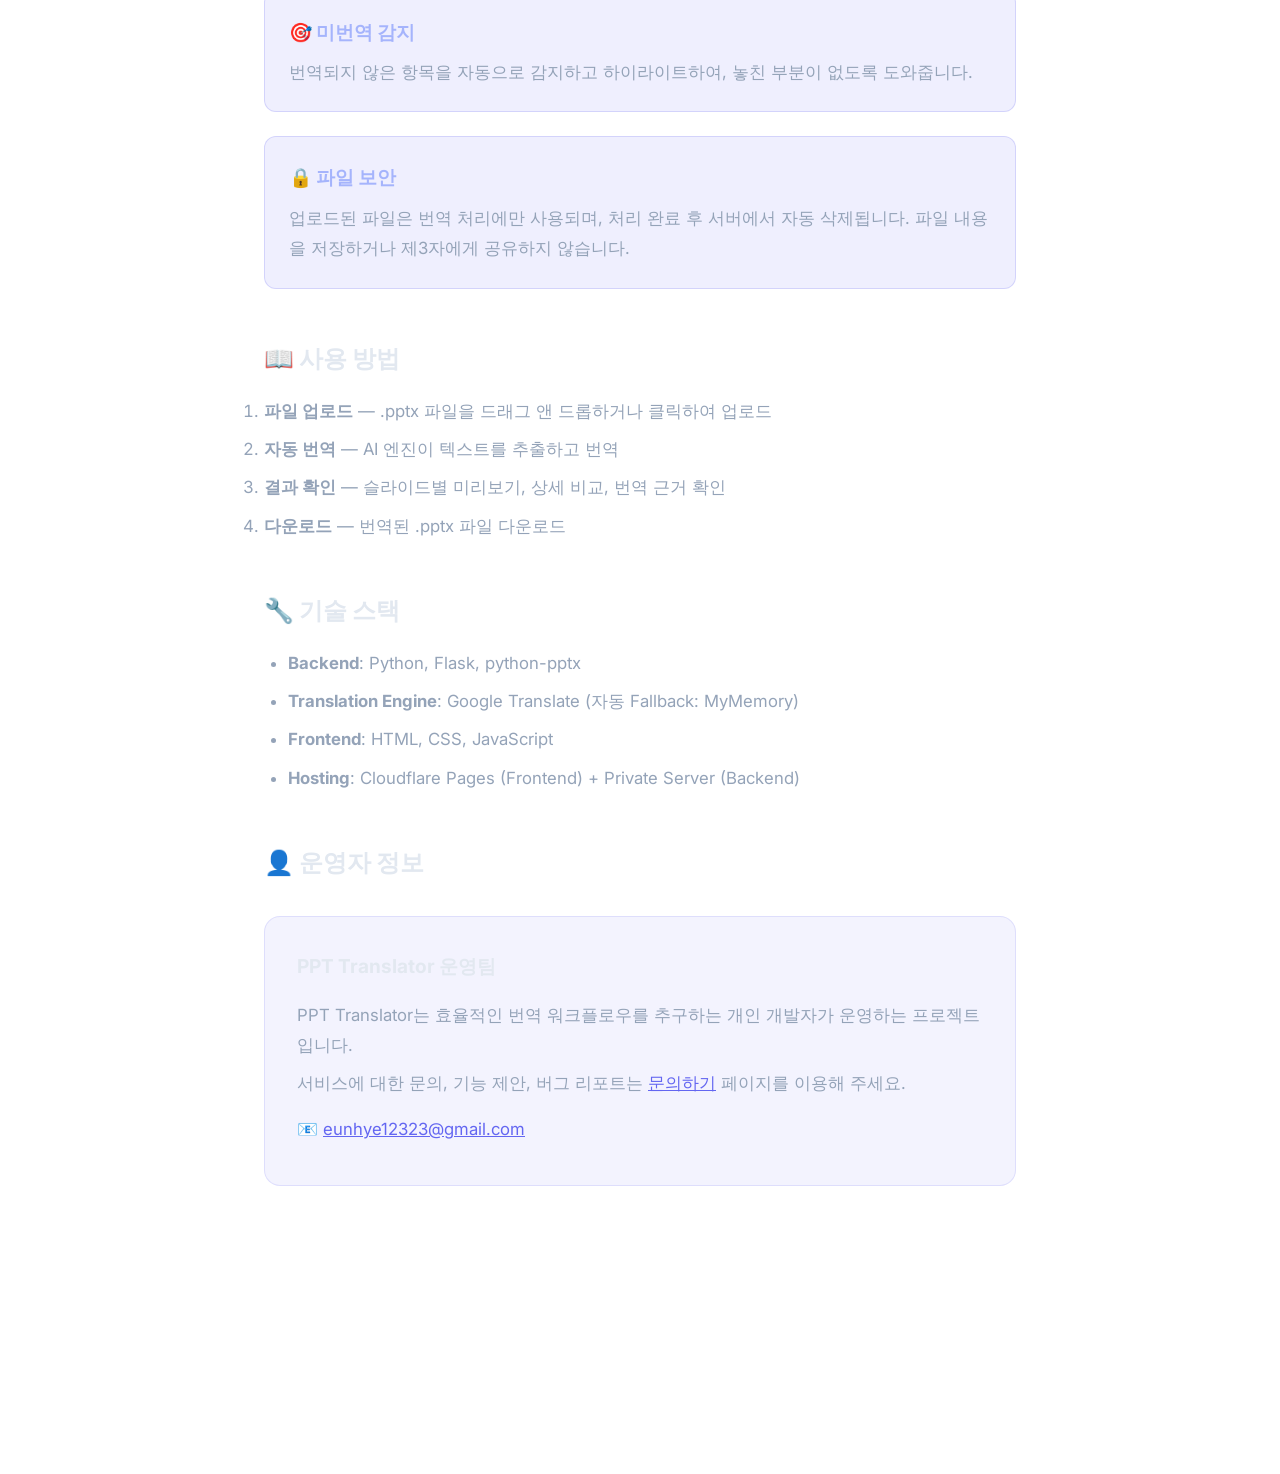
<file: cloudflare-pages/about.html>
<!DOCTYPE html>
<html lang="ko">

<head>
    <meta charset="UTF-8">
    <meta name="google-adsense-account" content="ca-pub-9949834393027889">
    <script async src="https://pagead2.googlesyndication.com/pagead/js/adsbygoogle.js?client=ca-pub-9949834393027889"
        crossorigin="anonymous"></script>
    <meta name="viewport" content="width=device-width, initial-scale=1.0">
    <title>서비스 소개 — PPT Translator | PowerPoint 자동 번역 서비스</title>
    <meta name="description"
        content="PPT Translator는 PowerPoint 프레젠테이션을 AI로 자동 번역하는 무료 온라인 도구입니다. 원본 디자인 100% 보존, 듀얼뷰 미리보기, 번역 근거 제공.">
    <meta property="og:title" content="서비스 소개 — PPT Translator">
    <meta property="og:description" content="PowerPoint 프레젠테이션을 AI로 자동 번역하는 무료 온라인 서비스입니다.">
    <meta property="og:type" content="website">
    <meta property="og:url" content="https://ppt-translate.pages.dev/about.html">
    <link rel="canonical" href="https://ppt-translate.pages.dev/about.html">
    <link rel="preconnect" href="https://fonts.googleapis.com">
    <link rel="preconnect" href="https://fonts.gstatic.com" crossorigin>
    <link
        href="https://fonts.googleapis.com/css2?family=Inter:wght@400;500;600;700;800&family=Noto+Sans+KR:wght@400;500;700&display=swap"
        rel="stylesheet">
    <link rel="stylesheet" href="./style.css">
    <style>
        .page-container {
            max-width: 800px;
            margin: 0 auto;
            padding: 60px 24px;
            color: var(--text-primary, #f1f5f9);
            line-height: 1.8;
        }

        .page-container h1 {
            font-size: 2.5rem;
            font-weight: 800;
            margin-bottom: 16px;
            background: linear-gradient(135deg, #6366f1, #8b5cf6);
            -webkit-background-clip: text;
            -webkit-text-fill-color: transparent;
        }

        .page-container h2 {
            font-size: 1.5rem;
            font-weight: 700;
            margin-top: 48px;
            margin-bottom: 16px;
            color: #e2e8f0;
        }

        .page-container p,
        .page-container li {
            color: #94a3b8;
            font-size: 1.05rem;
        }

        .page-container ul {
            padding-left: 24px;
        }

        .page-container li {
            margin-bottom: 8px;
        }

        .back-link {
            display: inline-block;
            margin-bottom: 32px;
            color: #6366f1;
            text-decoration: none;
            font-weight: 600;
        }

        .back-link:hover {
            text-decoration: underline;
        }

        .feature-highlight {
            background: rgba(99, 102, 241, 0.1);
            border: 1px solid rgba(99, 102, 241, 0.2);
            border-radius: 12px;
            padding: 24px;
            margin: 24px 0;
        }

        .feature-highlight h3 {
            color: #a5b4fc;
            margin-bottom: 8px;
        }

        .operator-card {
            background: rgba(99, 102, 241, 0.08);
            border: 1px solid rgba(99, 102, 241, 0.15);
            border-radius: 16px;
            padding: 32px;
            margin: 32px 0;
        }

        .operator-card h3 {
            color: #e2e8f0;
            font-size: 1.2rem;
            margin-bottom: 16px;
        }

        .operator-card p {
            color: #94a3b8;
            margin-bottom: 8px;
        }

        .stats-grid {
            display: grid;
            grid-template-columns: repeat(auto-fit, minmax(140px, 1fr));
            gap: 16px;
            margin: 32px 0;
        }

        .stat-card {
            background: rgba(255, 255, 255, 0.05);
            border: 1px solid rgba(255, 255, 255, 0.1);
            border-radius: 12px;
            padding: 20px;
            text-align: center;
        }

        .stat-card .stat-value {
            font-size: 1.8rem;
            font-weight: 800;
            color: #6366f1;
        }

        .stat-card .stat-label {
            color: #94a3b8;
            font-size: 0.85rem;
            margin-top: 4px;
        }

        .nav-global {
            display: flex;
            gap: 20px;
            padding: 16px 24px;
            background: rgba(15, 23, 42, 0.8);
            backdrop-filter: blur(10px);
            border-bottom: 1px solid rgba(255, 255, 255, 0.06);
            flex-wrap: wrap;
            align-items: center;
        }

        .nav-global a {
            color: #94a3b8;
            text-decoration: none;
            font-size: 0.9rem;
            transition: color 0.2s;
        }

        .nav-global a:hover {
            color: #6366f1;
        }

        .nav-global .nav-brand {
            color: #e2e8f0;
            font-weight: 700;
            font-size: 1rem;
            margin-right: auto;
        }

        footer {
            text-align: center;
            padding: 40px 20px;
            margin-top: 60px;
            border-top: 1px solid rgba(255, 255, 255, 0.1);
            color: rgba(255, 255, 255, 0.5);
            font-size: 0.85rem;
        }

        footer a {
            color: rgba(255, 255, 255, 0.6);
            text-decoration: none;
            margin: 0 12px;
        }

        footer a:hover {
            color: #a5b4fc;
        }
    </style>
</head>

<body>
    <nav class="nav-global">
        <a href="./" class="nav-brand">PPT Translator</a>
        <a href="./guide.html">사용 가이드</a>
        <a href="./tips.html">번역 팁</a>
        <a href="./how-it-works.html">기술 소개</a>
        <a href="./faq-detail.html">FAQ</a>
        <a href="./about.html">소개</a>
    </nav>

    <div class="page-container">
        <a href="./" class="back-link">← PPT Translator로 돌아가기</a>

        <h1>PPT Translator 소개</h1>
        <p>
            PPT Translator는 PowerPoint 프레젠테이션을 한국어에서 영어로, 영어에서 한국어로
            자동 번역하는 <strong>무료 온라인 서비스</strong>입니다. 원본 디자인을 100% 보존하면서
            빠르고 정확한 번역을 제공합니다.
        </p>

        <div class="stats-grid">
            <div class="stat-card">
                <div class="stat-value">100%</div>
                <div class="stat-label">디자인 보존</div>
            </div>
            <div class="stat-card">
                <div class="stat-value">무료</div>
                <div class="stat-label">회원가입 불필요</div>
            </div>
            <div class="stat-card">
                <div class="stat-value">500MB</div>
                <div class="stat-label">최대 파일 크기</div>
            </div>
            <div class="stat-card">
                <div class="stat-value">AI</div>
                <div class="stat-label">자동 번역 엔진</div>
            </div>
        </div>

        <h2>🎯 왜 만들었나요?</h2>
        <p>
            한국어로 작성된 PowerPoint 자료를 영어로 번역해야 할 일이 자주 있었습니다.
            매번 슬라이드를 하나씩 열어 텍스트를 복사 → 번역기에 붙여넣기 → 다시 PPT에 입력하는
            과정이 너무 비효율적이었습니다. 특히 표, 차트, 그룹 도형 안의 텍스트까지 일일이
            수작업으로 바꾸다 보면 시간도, 정확도도 떨어졌습니다.
        </p>
        <p><em>"파일 하나만 올리면 디자인은 그대로 유지하면서 자동 번역되면 좋겠다"</em></p>
        <p>이 간단한 아이디어에서 PPT Translator가 탄생했습니다. 🚀</p>

        <h2>✨ 주요 기능</h2>

        <div class="feature-highlight">
            <h3>🎨 원본 디자인 100% 보존</h3>
            <p>폰트, 색상, 레이아웃, 표, 차트까지 모든 디자인 요소를 그대로 유지합니다.
                번역 후에도 원래의 프레젠테이션 품질이 그대로 유지됩니다.</p>
        </div>

        <div class="feature-highlight">
            <h3>👥 듀얼뷰 미리보기</h3>
            <p>원본과 번역을 나란히 비교하며 실시간으로 결과를 확인할 수 있습니다.
                슬라이드별로 원문과 번역문을 테이블 형식으로 비교할 수도 있습니다.</p>
        </div>

        <div class="feature-highlight">
            <h3>🔍 번역 근거 제공</h3>
            <p>단어별 의미 분해와 번역 방식(직역/의역)을 함께 확인할 수 있습니다.
                번역 결과가 왜 이렇게 나왔는지 투명하게 보여줍니다.</p>
        </div>

        <div class="feature-highlight">
            <h3>📊 표와 차트 완벽 지원</h3>
            <p>일반 텍스트뿐 아니라 복잡한 표, 차트, 그룹 도형 내부의 텍스트도 정확하게 추출하고 번역합니다.</p>
        </div>

        <div class="feature-highlight">
            <h3>🎯 미번역 감지</h3>
            <p>번역되지 않은 항목을 자동으로 감지하고 하이라이트하여, 놓친 부분이 없도록 도와줍니다.</p>
        </div>

        <div class="feature-highlight">
            <h3>🔒 파일 보안</h3>
            <p>업로드된 파일은 번역 처리에만 사용되며, 처리 완료 후 서버에서 자동 삭제됩니다.
                파일 내용을 저장하거나 제3자에게 공유하지 않습니다.</p>
        </div>

        <h2>📖 사용 방법</h2>
        <ol>
            <li><strong>파일 업로드</strong> — .pptx 파일을 드래그 앤 드롭하거나 클릭하여 업로드</li>
            <li><strong>자동 번역</strong> — AI 엔진이 텍스트를 추출하고 번역</li>
            <li><strong>결과 확인</strong> — 슬라이드별 미리보기, 상세 비교, 번역 근거 확인</li>
            <li><strong>다운로드</strong> — 번역된 .pptx 파일 다운로드</li>
        </ol>

        <h2>🔧 기술 스택</h2>
        <ul>
            <li><strong>Backend</strong>: Python, Flask, python-pptx</li>
            <li><strong>Translation Engine</strong>: Google Translate (자동 Fallback: MyMemory)</li>
            <li><strong>Frontend</strong>: HTML, CSS, JavaScript</li>
            <li><strong>Hosting</strong>: Cloudflare Pages (Frontend) + Private Server (Backend)</li>
        </ul>

        <h2>👤 운영자 정보</h2>
        <div class="operator-card">
            <h3>PPT Translator 운영팀</h3>
            <p>PPT Translator는 효율적인 번역 워크플로우를 추구하는 개인 개발자가 운영하는 프로젝트입니다.</p>
            <p>서비스에 대한 문의, 기능 제안, 버그 리포트는 <a href="./contact.html" style="color:#6366f1;">문의하기</a> 페이지를 이용해 주세요.</p>
            <p style="margin-top:16px;">📧 <a href="mailto:eunhye12323@gmail.com"
                    style="color:#6366f1;">eunhye12323@gmail.com</a></p>
        </div>
    </div>

    <footer>
        <div style="margin-bottom:12px;">
            <a href="./">홈</a>
            <a href="./guide.html">사용 가이드</a>
            <a href="./tips.html">번역 팁</a>
            <a href="./how-it-works.html">기술 소개</a>
            <a href="./faq-detail.html">FAQ</a>
            <a href="./about.html">소개</a>
            <a href="./terms.html">이용약관</a>
            <a href="./privacy.html">개인정보 처리방침</a>
            <a href="./contact.html">문의하기</a>
        </div>
        <p>&copy; 2026 PPT Translator. All rights reserved.</p>
    </footer>
</body>

</html>
</file>
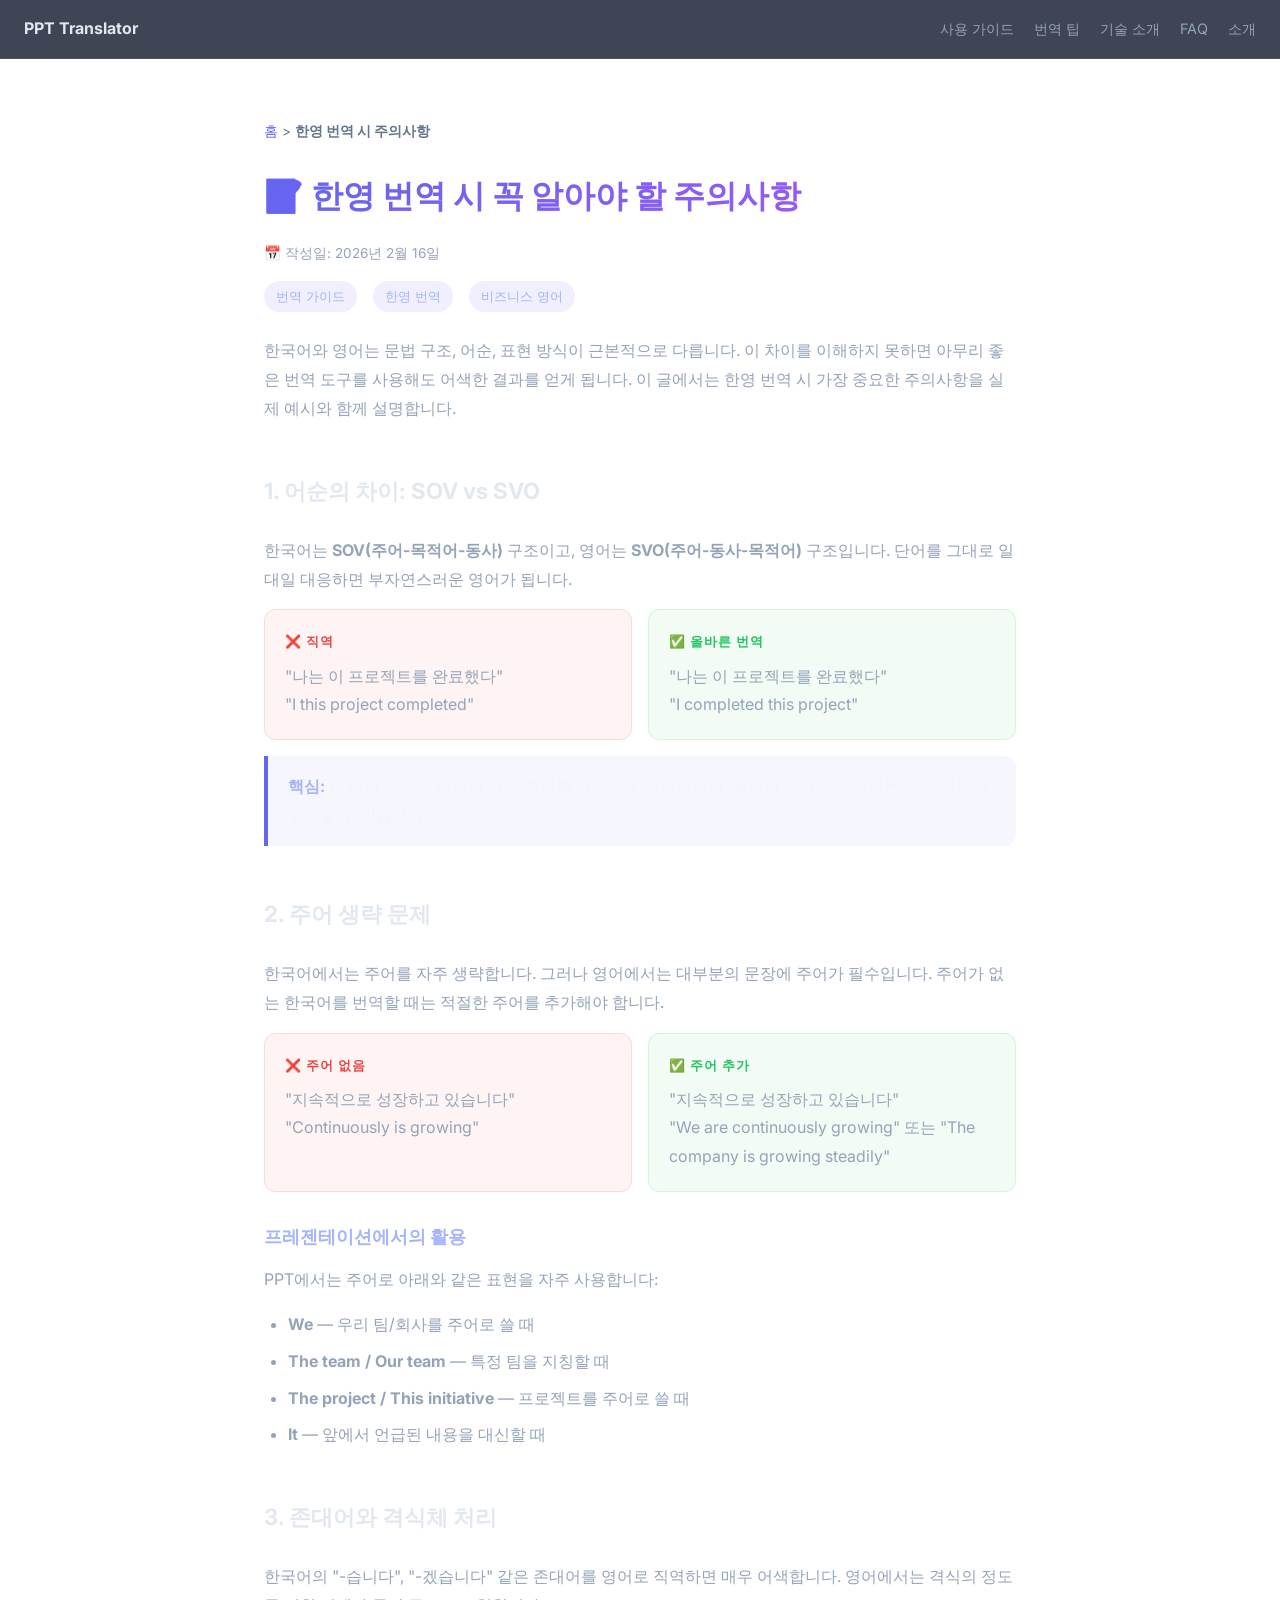
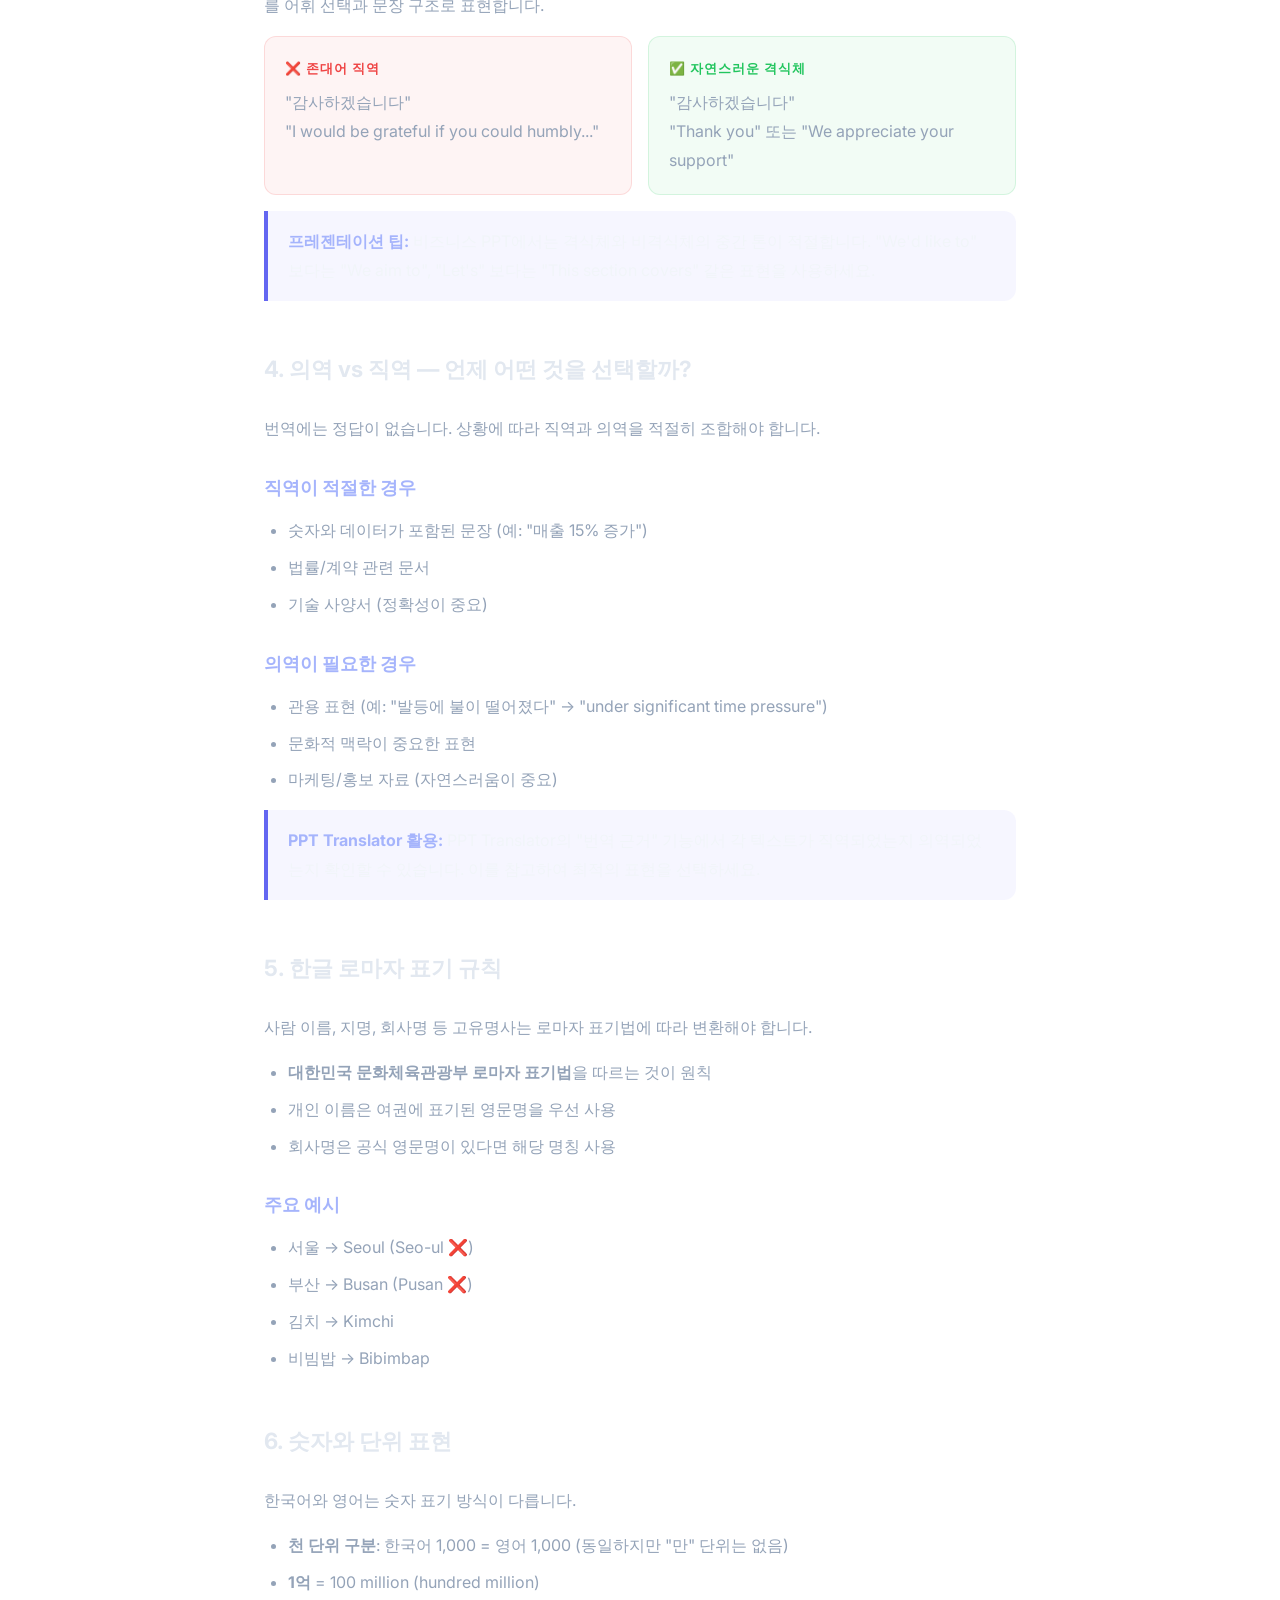
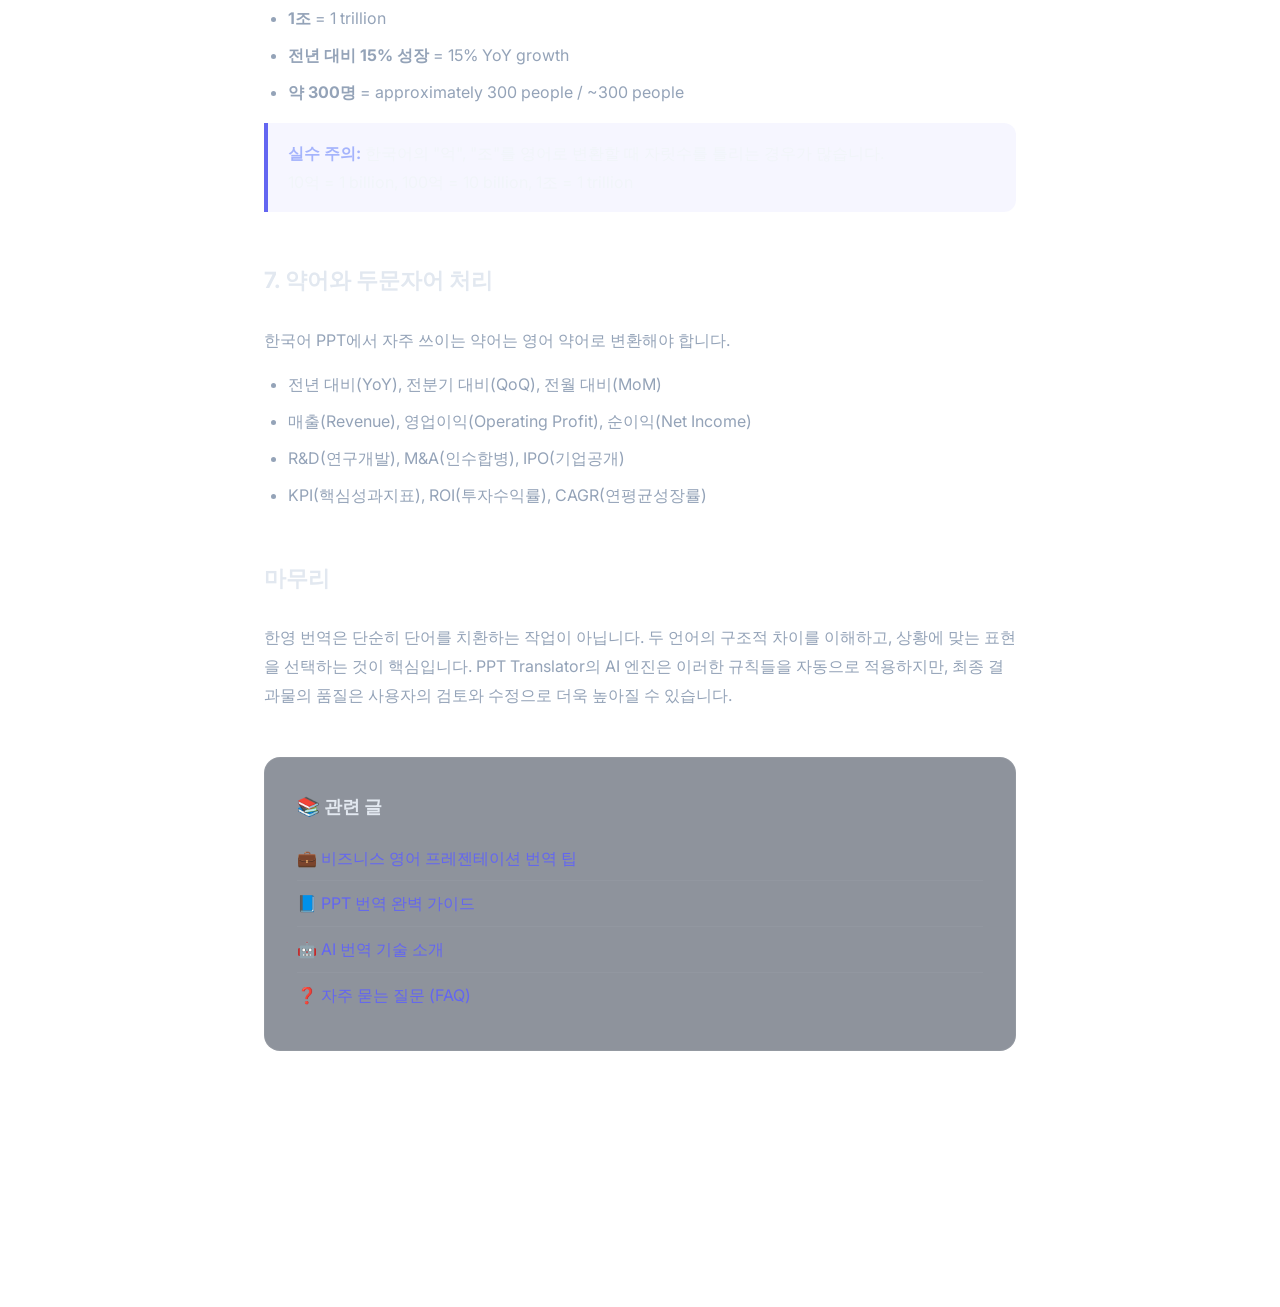
<file: cloudflare-pages/blog-translation-tips.html>
<!DOCTYPE html>
<html lang="ko">

<head>
    <meta charset="UTF-8">
    <meta name="google-adsense-account" content="ca-pub-9949834393027889">
    <script async src="https://pagead2.googlesyndication.com/pagead/js/adsbygoogle.js?client=ca-pub-9949834393027889"
        crossorigin="anonymous"></script>
    <meta name="viewport" content="width=device-width, initial-scale=1.0">
    <title>한영 번역 시 주의사항 — PPT Translator | 번역 품질을 높이는 핵심 원칙</title>
    <meta name="description"
        content="한국어를 영어로 번역할 때 꼭 알아야 할 주의사항. 어순, 존대어, 주어 생략, 의역 등 번역 품질에 직접 영향을 미치는 핵심 원칙을 정리했습니다.">
    <meta name="keywords" content="한영 번역 주의사항, 한국어 영어 번역, 번역 실수, 번역 품질, 한영 번역 팁">
    <link rel="canonical" href="https://ppt-translate.pages.dev/blog-translation-tips.html">
    <link
        href="https://fonts.googleapis.com/css2?family=Inter:wght@400;500;600;700;800&family=Noto+Sans+KR:wght@400;500;700&display=swap"
        rel="stylesheet">
    <link rel="stylesheet" href="./style.css">
    <style>
        .page-container {
            max-width: 800px;
            margin: 0 auto;
            padding: 60px 24px;
            color: var(--text-primary, #f1f5f9);
            line-height: 1.8;
        }

        .page-container h1 {
            font-size: 2rem;
            margin-bottom: 16px;
            background: linear-gradient(135deg, #6366f1, #a855f7);
            -webkit-background-clip: text;
            background-clip: text;
            -webkit-text-fill-color: transparent;
        }

        .page-container h2 {
            font-size: 1.4rem;
            margin-top: 48px;
            margin-bottom: 16px;
            color: #e2e8f0;
            border-bottom: 1px solid rgba(255, 255, 255, 0.1);
            padding-bottom: 8px;
        }

        .page-container h3 {
            font-size: 1.15rem;
            margin-top: 28px;
            margin-bottom: 12px;
            color: #a5b4fc;
        }

        .page-container p {
            color: #94a3b8;
            margin-bottom: 16px;
        }

        .page-container ul,
        .page-container ol {
            color: #94a3b8;
            margin-bottom: 16px;
            padding-left: 24px;
        }

        .page-container li {
            margin-bottom: 8px;
        }

        .breadcrumb {
            color: #64748b;
            font-size: 0.85rem;
            margin-bottom: 24px;
        }

        .breadcrumb a {
            color: #6366f1;
            text-decoration: none;
        }

        .publish-date {
            color: #64748b;
            font-size: 0.85rem;
            margin-bottom: 32px;
        }

        .comparison-box {
            display: grid;
            grid-template-columns: 1fr 1fr;
            gap: 16px;
            margin: 16px 0;
        }

        @media (max-width: 600px) {
            .comparison-box {
                grid-template-columns: 1fr;
            }
        }

        .comparison-box .before,
        .comparison-box .after {
            border-radius: 12px;
            padding: 20px;
        }

        .comparison-box .before {
            background: rgba(239, 68, 68, 0.06);
            border: 1px solid rgba(239, 68, 68, 0.15);
        }

        .comparison-box .after {
            background: rgba(34, 197, 94, 0.06);
            border: 1px solid rgba(34, 197, 94, 0.15);
        }

        .comparison-box .label {
            font-size: 0.8rem;
            font-weight: 700;
            letter-spacing: 1px;
            margin-bottom: 8px;
        }

        .comparison-box .before .label {
            color: #ef4444;
        }

        .comparison-box .after .label {
            color: #22c55e;
        }

        .comparison-box p {
            margin-bottom: 0;
        }

        .key-point {
            background: rgba(99, 102, 241, 0.06);
            border-left: 4px solid #6366f1;
            border-radius: 0 12px 12px 0;
            padding: 16px 20px;
            margin: 16px 0;
        }

        .key-point strong {
            color: #a5b4fc;
        }

        .article-meta {
            display: flex;
            gap: 16px;
            flex-wrap: wrap;
            margin-bottom: 24px;
        }

        .article-tag {
            background: rgba(99, 102, 241, 0.1);
            color: #a5b4fc;
            padding: 4px 12px;
            border-radius: 20px;
            font-size: 0.8rem;
        }

        .related-articles {
            background: rgba(30, 41, 59, 0.5);
            border: 1px solid rgba(255, 255, 255, 0.06);
            border-radius: 16px;
            padding: 32px;
            margin-top: 48px;
        }

        .related-articles h3 {
            color: #e2e8f0;
            margin-top: 0;
        }

        .related-articles a {
            display: block;
            color: #6366f1;
            text-decoration: none;
            padding: 8px 0;
            border-bottom: 1px solid rgba(255, 255, 255, 0.04);
        }

        .related-articles a:hover {
            color: #a5b4fc;
        }

        .related-articles a:last-child {
            border-bottom: none;
        }

        .nav-global {
            display: flex;
            gap: 20px;
            padding: 16px 24px;
            background: rgba(15, 23, 42, 0.8);
            backdrop-filter: blur(10px);
            border-bottom: 1px solid rgba(255, 255, 255, 0.06);
            flex-wrap: wrap;
            align-items: center;
        }

        .nav-global a {
            color: #94a3b8;
            text-decoration: none;
            font-size: 0.9rem;
            transition: color 0.2s;
        }

        .nav-global a:hover {
            color: #6366f1;
        }

        .nav-global .nav-brand {
            color: #e2e8f0;
            font-weight: 700;
            font-size: 1rem;
            margin-right: auto;
        }

        footer {
            text-align: center;
            padding: 40px 20px;
            margin-top: 60px;
            border-top: 1px solid rgba(255, 255, 255, 0.1);
            color: rgba(255, 255, 255, 0.5);
            font-size: 0.85rem;
        }

        footer a {
            color: rgba(255, 255, 255, 0.6);
            text-decoration: none;
            margin: 0 12px;
        }

        footer a:hover {
            color: #a5b4fc;
        }
    </style>
</head>

<body>
    <nav class="nav-global">
        <a href="./" class="nav-brand">PPT Translator</a>
        <a href="./guide.html">사용 가이드</a>
        <a href="./tips.html">번역 팁</a>
        <a href="./how-it-works.html">기술 소개</a>
        <a href="./faq-detail.html">FAQ</a>
        <a href="./about.html">소개</a>
    </nav>

    <div class="page-container">
        <div class="breadcrumb">
            <a href="./">홈</a> &gt; <strong>한영 번역 시 주의사항</strong>
        </div>

        <h1>📝 한영 번역 시 꼭 알아야 할 주의사항</h1>
        <p class="publish-date">📅 작성일: 2026년 2월 16일</p>

        <div class="article-meta">
            <span class="article-tag">번역 가이드</span>
            <span class="article-tag">한영 번역</span>
            <span class="article-tag">비즈니스 영어</span>
        </div>

        <p>한국어와 영어는 문법 구조, 어순, 표현 방식이 근본적으로 다릅니다.
            이 차이를 이해하지 못하면 아무리 좋은 번역 도구를 사용해도 어색한 결과를 얻게 됩니다.
            이 글에서는 한영 번역 시 가장 중요한 주의사항을 실제 예시와 함께 설명합니다.</p>

        <h2>1. 어순의 차이: SOV vs SVO</h2>
        <p>한국어는 <strong>SOV(주어-목적어-동사)</strong> 구조이고,
            영어는 <strong>SVO(주어-동사-목적어)</strong> 구조입니다.
            단어를 그대로 일대일 대응하면 부자연스러운 영어가 됩니다.</p>

        <div class="comparison-box">
            <div class="before">
                <div class="label">❌ 직역</div>
                <p>"나는 이 프로젝트를 완료했다"</p>
                <p>"I this project completed"</p>
            </div>
            <div class="after">
                <div class="label">✅ 올바른 번역</div>
                <p>"나는 이 프로젝트를 완료했다"</p>
                <p>"I completed this project"</p>
            </div>
        </div>

        <div class="key-point">
            <strong>핵심:</strong> AI 번역 엔진은 이러한 어순 차이를 자동으로 처리하지만,
            복잡한 중첩 문장에서는 수동 검토가 필요할 수 있습니다.
        </div>

        <h2>2. 주어 생략 문제</h2>
        <p>한국어에서는 주어를 자주 생략합니다. 그러나 영어에서는 대부분의 문장에 주어가 필수입니다.
            주어가 없는 한국어를 번역할 때는 적절한 주어를 추가해야 합니다.</p>

        <div class="comparison-box">
            <div class="before">
                <div class="label">❌ 주어 없음</div>
                <p>"지속적으로 성장하고 있습니다"</p>
                <p>"Continuously is growing"</p>
            </div>
            <div class="after">
                <div class="label">✅ 주어 추가</div>
                <p>"지속적으로 성장하고 있습니다"</p>
                <p>"We are continuously growing" 또는 "The company is growing steadily"</p>
            </div>
        </div>

        <h3>프레젠테이션에서의 활용</h3>
        <p>PPT에서는 주어로 아래와 같은 표현을 자주 사용합니다:</p>
        <ul>
            <li><strong>We</strong> — 우리 팀/회사를 주어로 쓸 때</li>
            <li><strong>The team / Our team</strong> — 특정 팀을 지칭할 때</li>
            <li><strong>The project / This initiative</strong> — 프로젝트를 주어로 쓸 때</li>
            <li><strong>It</strong> — 앞에서 언급된 내용을 대신할 때</li>
        </ul>

        <h2>3. 존대어와 격식체 처리</h2>
        <p>한국어의 "-습니다", "-겠습니다" 같은 존대어를 영어로 직역하면 매우 어색합니다.
            영어에서는 격식의 정도를 어휘 선택과 문장 구조로 표현합니다.</p>

        <div class="comparison-box">
            <div class="before">
                <div class="label">❌ 존대어 직역</div>
                <p>"감사하겠습니다"</p>
                <p>"I would be grateful if you could humbly..."</p>
            </div>
            <div class="after">
                <div class="label">✅ 자연스러운 격식체</div>
                <p>"감사하겠습니다"</p>
                <p>"Thank you" 또는 "We appreciate your support"</p>
            </div>
        </div>

        <div class="key-point">
            <strong>프레젠테이션 팁:</strong> 비즈니스 PPT에서는 격식체와 비격식체의 중간 톤이 적절합니다.
            "We'd like to" 보다는 "We aim to", "Let's" 보다는 "This section covers" 같은 표현을 사용하세요.
        </div>

        <h2>4. 의역 vs 직역 — 언제 어떤 것을 선택할까?</h2>
        <p>번역에는 정답이 없습니다. 상황에 따라 직역과 의역을 적절히 조합해야 합니다.</p>

        <h3>직역이 적절한 경우</h3>
        <ul>
            <li>숫자와 데이터가 포함된 문장 (예: "매출 15% 증가")</li>
            <li>법률/계약 관련 문서</li>
            <li>기술 사양서 (정확성이 중요)</li>
        </ul>

        <h3>의역이 필요한 경우</h3>
        <ul>
            <li>관용 표현 (예: "발등에 불이 떨어졌다" → "under significant time pressure")</li>
            <li>문화적 맥락이 중요한 표현</li>
            <li>마케팅/홍보 자료 (자연스러움이 중요)</li>
        </ul>

        <div class="key-point">
            <strong>PPT Translator 활용:</strong> PPT Translator의 "번역 근거" 기능에서
            각 텍스트가 직역되었는지 의역되었는지 확인할 수 있습니다. 이를 참고하여 최적의 표현을 선택하세요.
        </div>

        <h2>5. 한글 로마자 표기 규칙</h2>
        <p>사람 이름, 지명, 회사명 등 고유명사는 로마자 표기법에 따라 변환해야 합니다.</p>
        <ul>
            <li><strong>대한민국 문화체육관광부 로마자 표기법</strong>을 따르는 것이 원칙</li>
            <li>개인 이름은 여권에 표기된 영문명을 우선 사용</li>
            <li>회사명은 공식 영문명이 있다면 해당 명칭 사용</li>
        </ul>

        <h3>주요 예시</h3>
        <ul>
            <li>서울 → Seoul (Seo-ul ❌)</li>
            <li>부산 → Busan (Pusan ❌)</li>
            <li>김치 → Kimchi</li>
            <li>비빔밥 → Bibimbap</li>
        </ul>

        <h2>6. 숫자와 단위 표현</h2>
        <p>한국어와 영어는 숫자 표기 방식이 다릅니다.</p>
        <ul>
            <li><strong>천 단위 구분</strong>: 한국어 1,000 = 영어 1,000 (동일하지만 "만" 단위는 없음)</li>
            <li><strong>1억</strong> = 100 million (hundred million)</li>
            <li><strong>1조</strong> = 1 trillion</li>
            <li><strong>전년 대비 15% 성장</strong> = 15% YoY growth</li>
            <li><strong>약 300명</strong> = approximately 300 people / ~300 people</li>
        </ul>

        <div class="key-point">
            <strong>실수 주의:</strong> 한국어의 "억", "조"를 영어로 변환할 때 자릿수를 틀리는 경우가 많습니다.
            <br>10억 = 1 billion, 100억 = 10 billion, 1조 = 1 trillion
        </div>

        <h2>7. 약어와 두문자어 처리</h2>
        <p>한국어 PPT에서 자주 쓰이는 약어는 영어 약어로 변환해야 합니다.</p>
        <ul>
            <li>전년 대비(YoY), 전분기 대비(QoQ), 전월 대비(MoM)</li>
            <li>매출(Revenue), 영업이익(Operating Profit), 순이익(Net Income)</li>
            <li>R&D(연구개발), M&A(인수합병), IPO(기업공개)</li>
            <li>KPI(핵심성과지표), ROI(투자수익률), CAGR(연평균성장률)</li>
        </ul>

        <h2>마무리</h2>
        <p>한영 번역은 단순히 단어를 치환하는 작업이 아닙니다. 두 언어의 구조적 차이를 이해하고,
            상황에 맞는 표현을 선택하는 것이 핵심입니다.
            PPT Translator의 AI 엔진은 이러한 규칙들을 자동으로 적용하지만,
            최종 결과물의 품질은 사용자의 검토와 수정으로 더욱 높아질 수 있습니다.</p>

        <div class="related-articles">
            <h3>📚 관련 글</h3>
            <a href="./tips.html">💼 비즈니스 영어 프레젠테이션 번역 팁</a>
            <a href="./guide.html">📘 PPT 번역 완벽 가이드</a>
            <a href="./how-it-works.html">🤖 AI 번역 기술 소개</a>
            <a href="./faq-detail.html">❓ 자주 묻는 질문 (FAQ)</a>
        </div>
    </div>

    <footer>
        <div style="margin-bottom:12px;">
            <a href="./">홈</a>
            <a href="./guide.html">사용 가이드</a>
            <a href="./tips.html">번역 팁</a>
            <a href="./how-it-works.html">기술 소개</a>
            <a href="./faq-detail.html">FAQ</a>
            <a href="./about.html">소개</a>
            <a href="./terms.html">이용약관</a>
            <a href="./privacy.html">개인정보 처리방침</a>
            <a href="./contact.html">문의하기</a>
        </div>
        <p>&copy; 2026 PPT Translator. All rights reserved.</p>
    </footer>
</body>

</html>
</file>
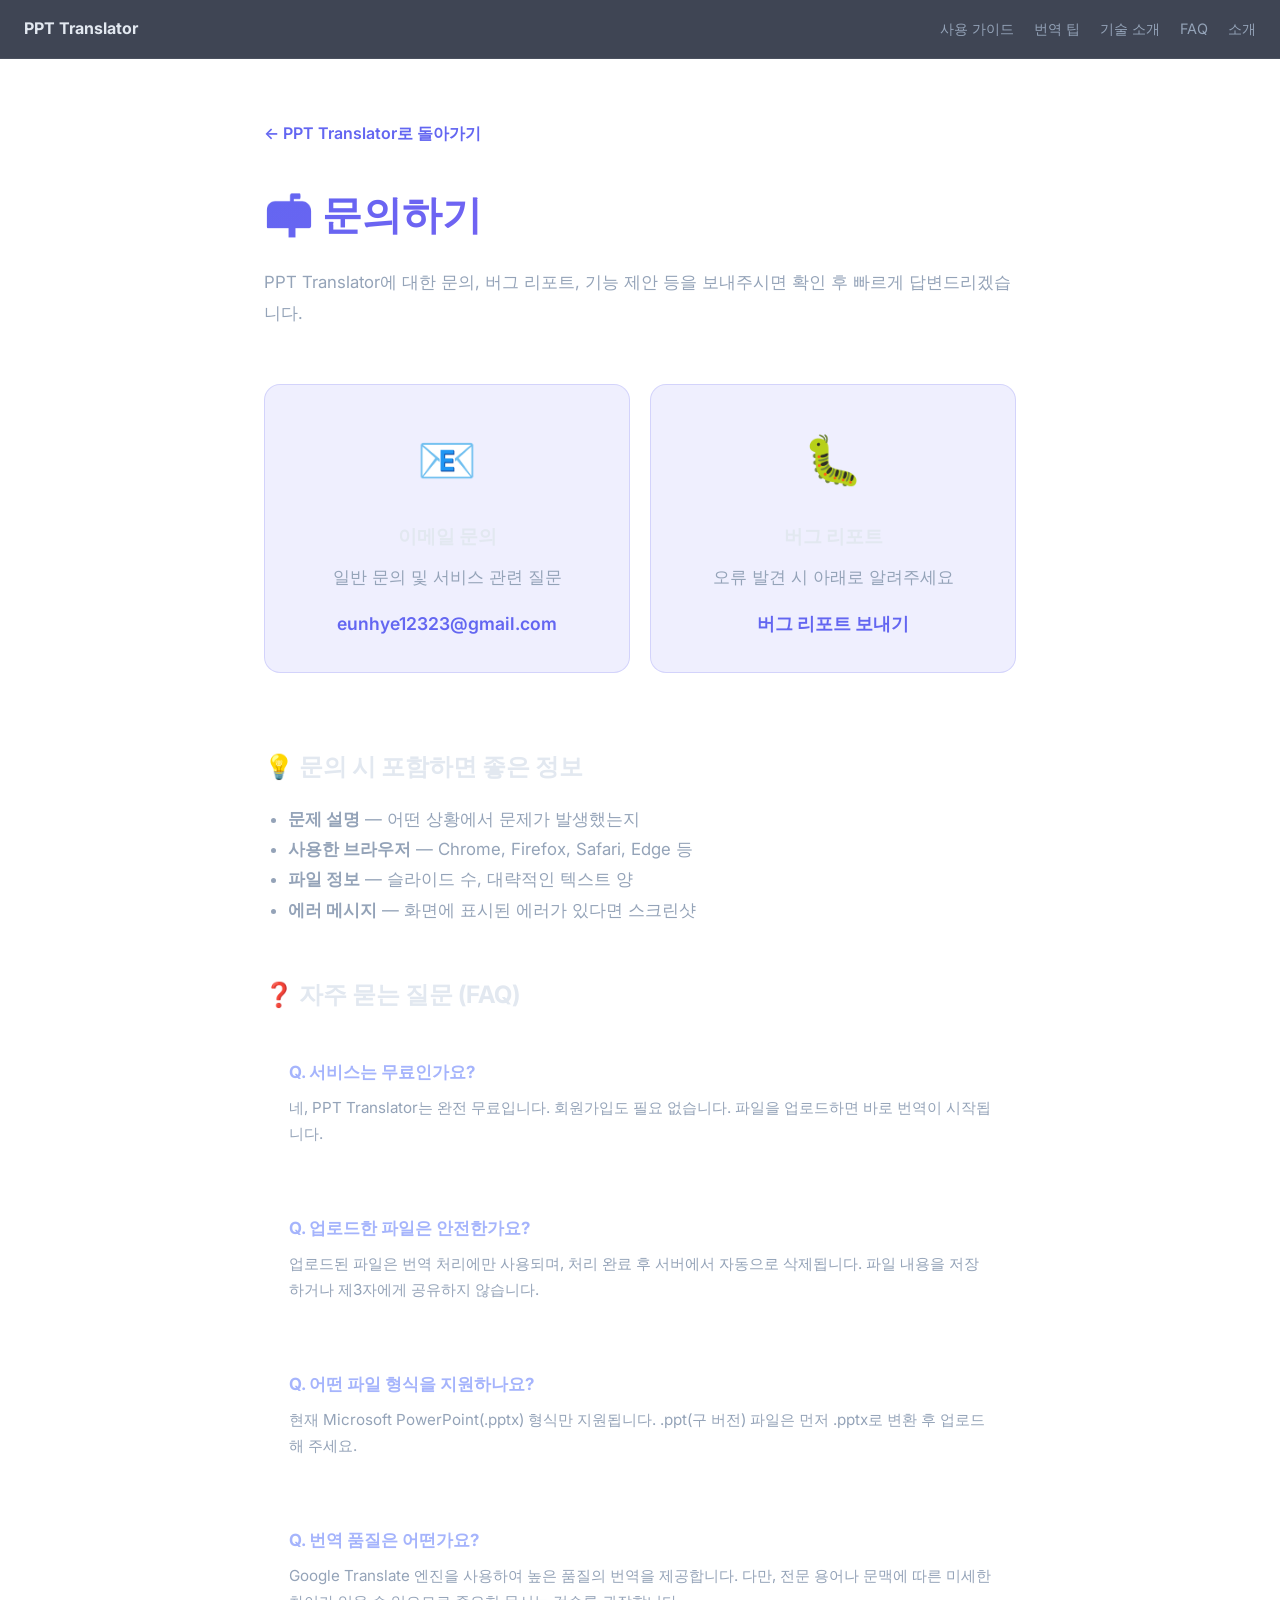
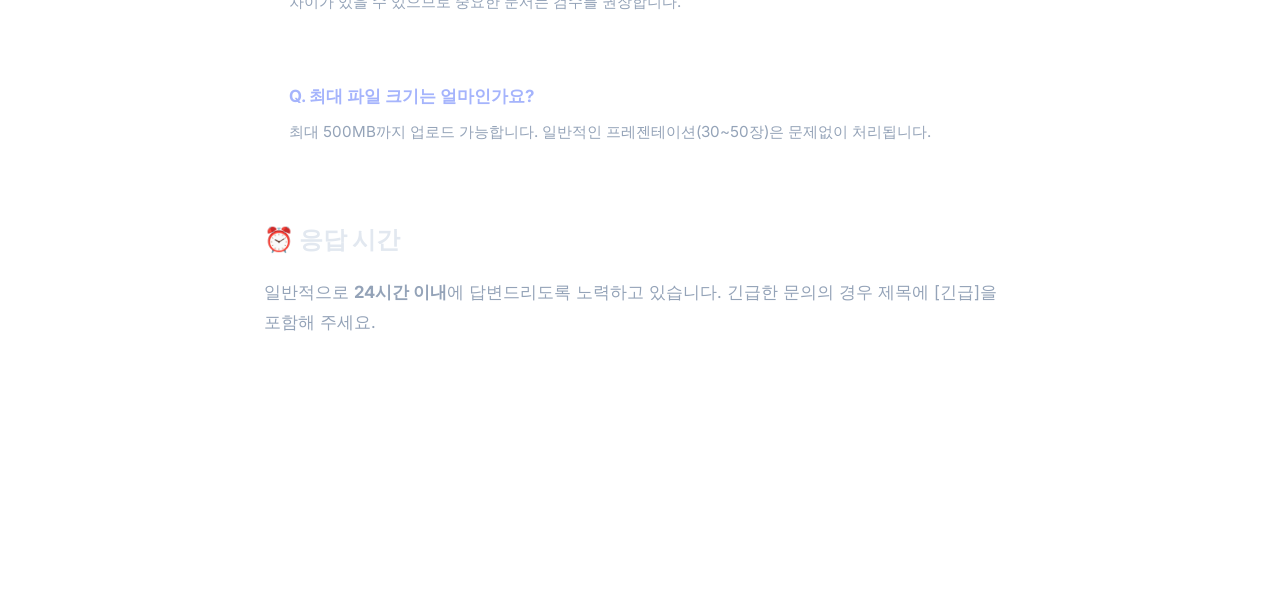
<file: cloudflare-pages/contact.html>
<!DOCTYPE html>
<html lang="ko">

<head>
    <meta charset="UTF-8">
    <meta name="google-adsense-account" content="ca-pub-9949834393027889">
    <script async src="https://pagead2.googlesyndication.com/pagead/js/adsbygoogle.js?client=ca-pub-9949834393027889"
        crossorigin="anonymous"></script>
    <meta name="viewport" content="width=device-width, initial-scale=1.0">
    <title>문의하기 — PPT Translator</title>
    <meta name="description" content="PPT Translator 서비스에 대한 문의, 버그 리포트, 기능 제안을 보내주세요.">
    <meta property="og:title" content="문의하기 — PPT Translator">
    <meta property="og:description" content="PPT Translator에 대한 문의사항을 보내주세요.">
    <meta property="og:type" content="website">
    <meta property="og:url" content="https://ppt-translate.pages.dev/contact.html">
    <link rel="preconnect" href="https://fonts.googleapis.com">
    <link rel="preconnect" href="https://fonts.gstatic.com" crossorigin>
    <link
        href="https://fonts.googleapis.com/css2?family=Inter:wght@400;500;600;700;800&family=Noto+Sans+KR:wght@400;500;700&display=swap"
        rel="stylesheet">
    <link rel="stylesheet" href="./style.css">
    <style>
        .page-container {
            max-width: 800px;
            margin: 0 auto;
            padding: 60px 24px;
            color: var(--text-primary, #f1f5f9);
            line-height: 1.8;
        }

        .page-container h1 {
            font-size: 2.5rem;
            font-weight: 800;
            margin-bottom: 16px;
            background: linear-gradient(135deg, #6366f1, #8b5cf6);
            -webkit-background-clip: text;
            -webkit-text-fill-color: transparent;
        }

        .page-container h2 {
            font-size: 1.5rem;
            font-weight: 700;
            margin-top: 48px;
            margin-bottom: 16px;
            color: #e2e8f0;
        }

        .page-container p,
        .page-container li {
            color: #94a3b8;
            font-size: 1.05rem;
        }

        .back-link {
            display: inline-block;
            margin-bottom: 32px;
            color: #6366f1;
            text-decoration: none;
            font-weight: 600;
        }

        .back-link:hover {
            text-decoration: underline;
        }

        .contact-card {
            background: rgba(99, 102, 241, 0.1);
            border: 1px solid rgba(99, 102, 241, 0.2);
            border-radius: 16px;
            padding: 32px;
            margin: 24px 0;
            text-align: center;
        }

        .contact-card .icon {
            font-size: 3rem;
            margin-bottom: 16px;
        }

        .contact-card h3 {
            color: #e2e8f0;
            font-size: 1.2rem;
            margin-bottom: 8px;
        }

        .contact-card p {
            color: #94a3b8;
            margin-bottom: 16px;
        }

        .contact-card a {
            color: #6366f1;
            font-weight: 600;
            font-size: 1.1rem;
            text-decoration: none;
        }

        .contact-card a:hover {
            text-decoration: underline;
        }

        .contact-grid {
            display: grid;
            grid-template-columns: repeat(auto-fit, minmax(250px, 1fr));
            gap: 20px;
            margin-top: 32px;
        }

        .faq-item {
            background: rgba(255, 255, 255, 0.05);
            border: 1px solid rgba(255, 255, 255, 0.1);
            border-radius: 12px;
            padding: 24px;
            margin-bottom: 16px;
        }

        .faq-item h3 {
            color: #a5b4fc;
            font-size: 1.05rem;
            margin-bottom: 8px;
        }

        .faq-item p {
            color: #94a3b8;
            font-size: 0.95rem;
            line-height: 1.7;
        }

        footer {
            text-align: center;
            padding: 40px 20px;
            margin-top: 60px;
            border-top: 1px solid rgba(255, 255, 255, 0.1);
            color: rgba(255, 255, 255, 0.5);
            font-size: 0.85rem;
        }

        footer a {
            color: rgba(255, 255, 255, 0.6);
            text-decoration: none;
            margin: 0 12px;
        }

        footer a:hover {
            color: #a5b4fc;
        }

        .nav-global {
            display: flex;
            gap: 20px;
            padding: 16px 24px;
            background: rgba(15, 23, 42, 0.8);
            backdrop-filter: blur(10px);
            border-bottom: 1px solid rgba(255, 255, 255, 0.06);
            flex-wrap: wrap;
            align-items: center;
        }

        .nav-global a {
            color: #94a3b8;
            text-decoration: none;
            font-size: 0.9rem;
            transition: color 0.2s;
        }

        .nav-global a:hover {
            color: #6366f1;
        }

        .nav-global .nav-brand {
            color: #e2e8f0;
            font-weight: 700;
            font-size: 1rem;
            margin-right: auto;
        }
    </style>
</head>

<body>
    <nav class="nav-global">
        <a href="./" class="nav-brand">PPT Translator</a>
        <a href="./guide.html">사용 가이드</a>
        <a href="./tips.html">번역 팁</a>
        <a href="./how-it-works.html">기술 소개</a>
        <a href="./faq-detail.html">FAQ</a>
        <a href="./about.html">소개</a>
    </nav>

    <div class="page-container">
        <a href="./" class="back-link">← PPT Translator로 돌아가기</a>

        <h1>📬 문의하기</h1>
        <p>PPT Translator에 대한 문의, 버그 리포트, 기능 제안 등을 보내주시면 확인 후 빠르게 답변드리겠습니다.</p>

        <div class="contact-grid">
            <div class="contact-card">
                <div class="icon">📧</div>
                <h3>이메일 문의</h3>
                <p>일반 문의 및 서비스 관련 질문</p>
                <a href="mailto:eunhye12323@gmail.com">eunhye12323@gmail.com</a>
            </div>

            <div class="contact-card">
                <div class="icon">🐛</div>
                <h3>버그 리포트</h3>
                <p>오류 발견 시 아래로 알려주세요</p>
                <a href="mailto:eunhye12323@gmail.com?subject=[Bug Report] ">버그 리포트 보내기</a>
            </div>
        </div>

        <h2>💡 문의 시 포함하면 좋은 정보</h2>
        <ul style="padding-left:24px;">
            <li><strong>문제 설명</strong> — 어떤 상황에서 문제가 발생했는지</li>
            <li><strong>사용한 브라우저</strong> — Chrome, Firefox, Safari, Edge 등</li>
            <li><strong>파일 정보</strong> — 슬라이드 수, 대략적인 텍스트 양</li>
            <li><strong>에러 메시지</strong> — 화면에 표시된 에러가 있다면 스크린샷</li>
        </ul>

        <h2>❓ 자주 묻는 질문 (FAQ)</h2>

        <div class="faq-item">
            <h3>Q. 서비스는 무료인가요?</h3>
            <p>네, PPT Translator는 완전 무료입니다. 회원가입도 필요 없습니다. 파일을 업로드하면 바로 번역이 시작됩니다.</p>
        </div>

        <div class="faq-item">
            <h3>Q. 업로드한 파일은 안전한가요?</h3>
            <p>업로드된 파일은 번역 처리에만 사용되며, 처리 완료 후 서버에서 자동으로 삭제됩니다.
                파일 내용을 저장하거나 제3자에게 공유하지 않습니다.</p>
        </div>

        <div class="faq-item">
            <h3>Q. 어떤 파일 형식을 지원하나요?</h3>
            <p>현재 Microsoft PowerPoint(.pptx) 형식만 지원됩니다. .ppt(구 버전) 파일은 먼저 .pptx로 변환 후 업로드해 주세요.</p>
        </div>

        <div class="faq-item">
            <h3>Q. 번역 품질은 어떤가요?</h3>
            <p>Google Translate 엔진을 사용하여 높은 품질의 번역을 제공합니다. 다만, 전문 용어나 문맥에 따른 미세한 차이가
                있을 수 있으므로 중요한 문서는 검수를 권장합니다.</p>
        </div>

        <div class="faq-item">
            <h3>Q. 최대 파일 크기는 얼마인가요?</h3>
            <p>최대 500MB까지 업로드 가능합니다. 일반적인 프레젠테이션(30~50장)은 문제없이 처리됩니다.</p>
        </div>

        <h2>⏰ 응답 시간</h2>
        <p>일반적으로 <strong>24시간 이내</strong>에 답변드리도록 노력하고 있습니다.
            긴급한 문의의 경우 제목에 [긴급]을 포함해 주세요.</p>
    </div>

    <footer>
        <div style="margin-bottom:12px;">
            <a href="./">홈</a>
            <a href="./guide.html">사용 가이드</a>
            <a href="./tips.html">번역 팁</a>
            <a href="./how-it-works.html">기술 소개</a>
            <a href="./faq-detail.html">FAQ</a>
            <a href="./about.html">소개</a>
            <a href="./terms.html">이용약관</a>
            <a href="./privacy.html">개인정보 처리방침</a>
            <a href="./contact.html">문의하기</a>
        </div>
        <p>&copy; 2026 PPT Translator. All rights reserved.</p>
    </footer>
</body>

</html>
</file>
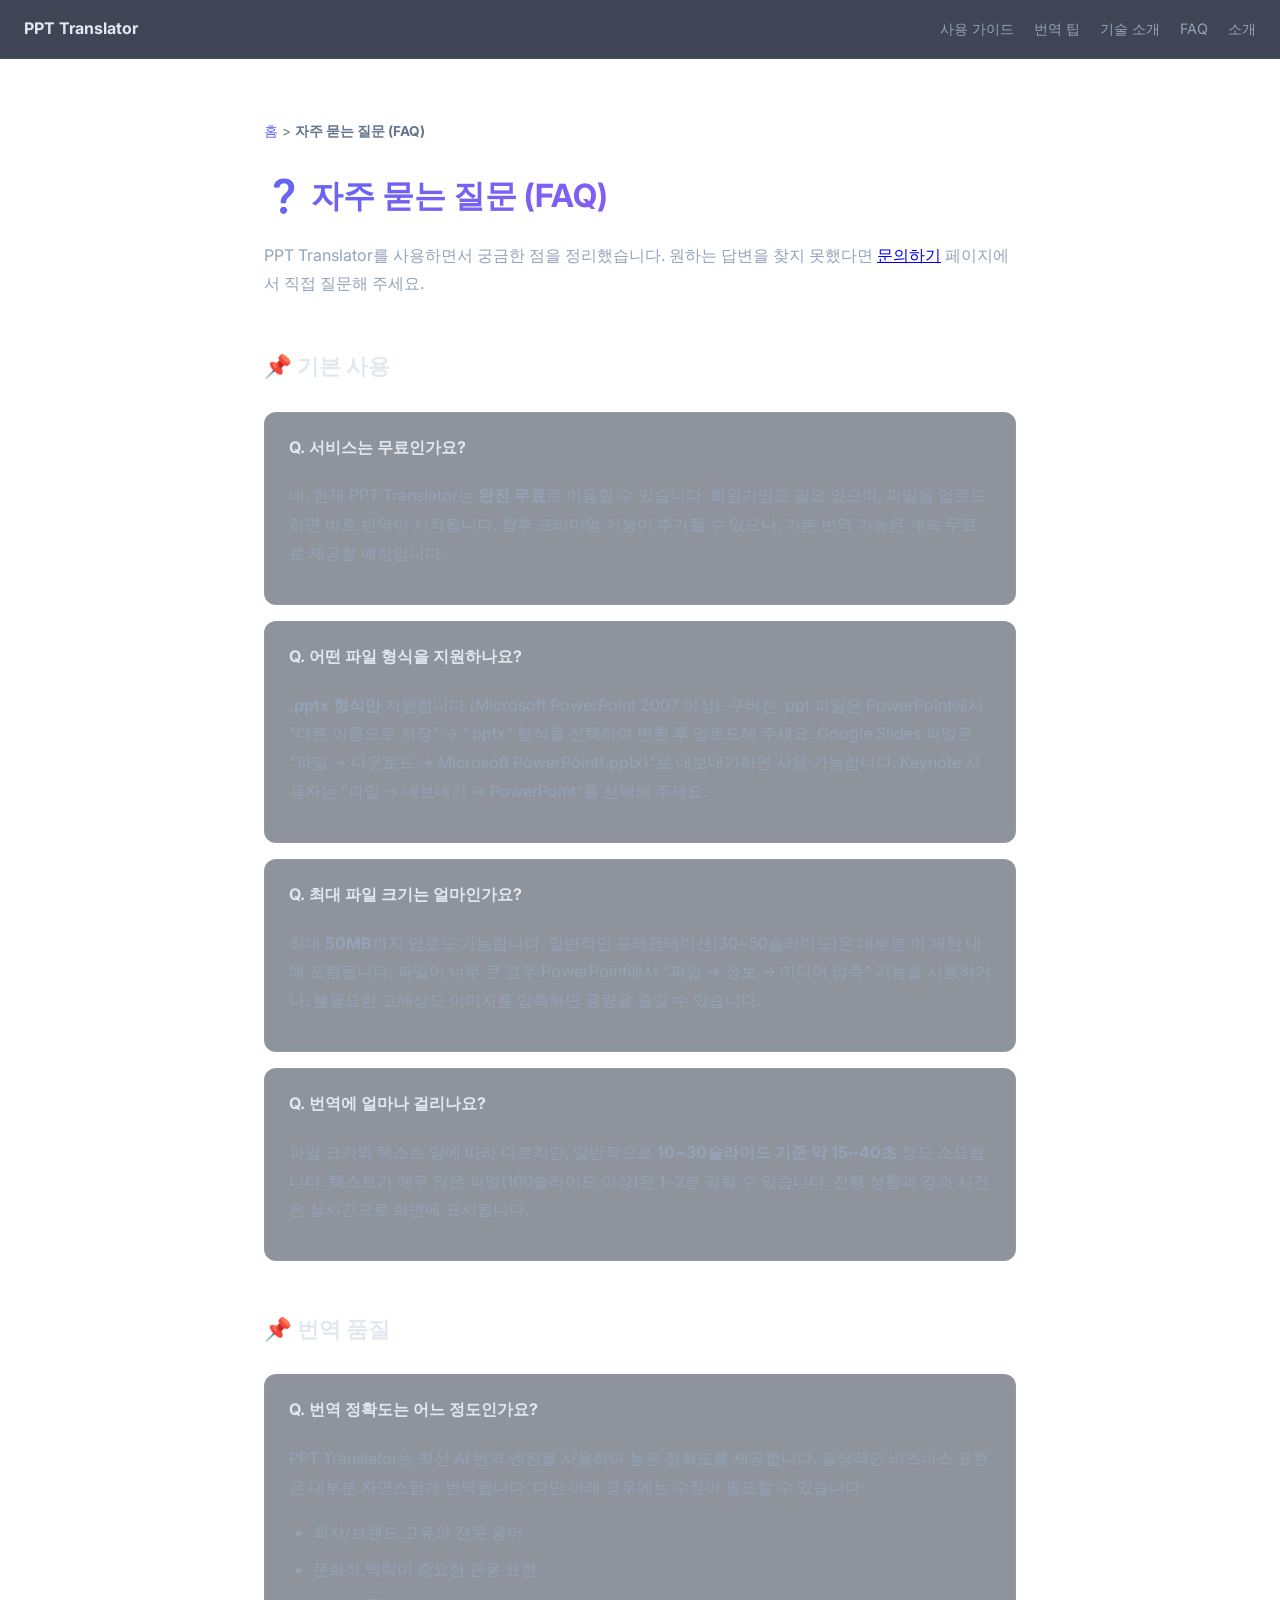
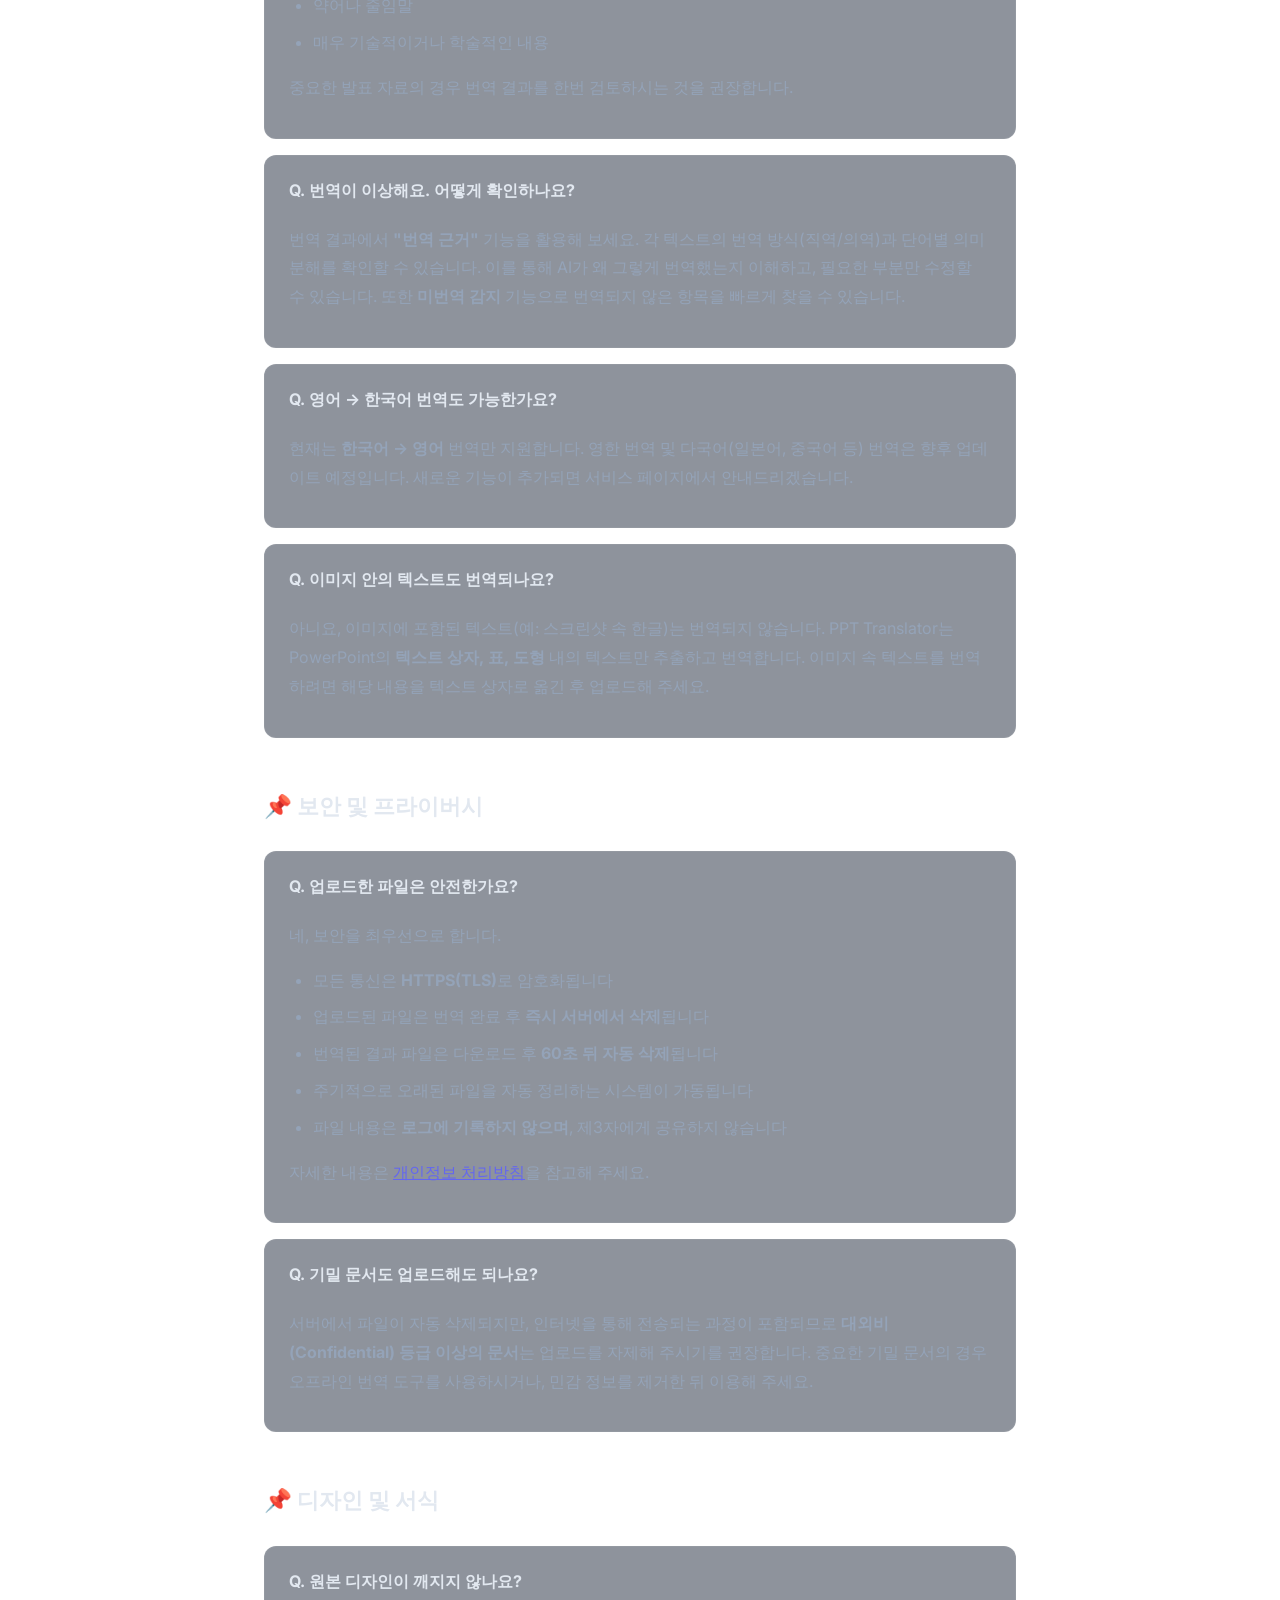
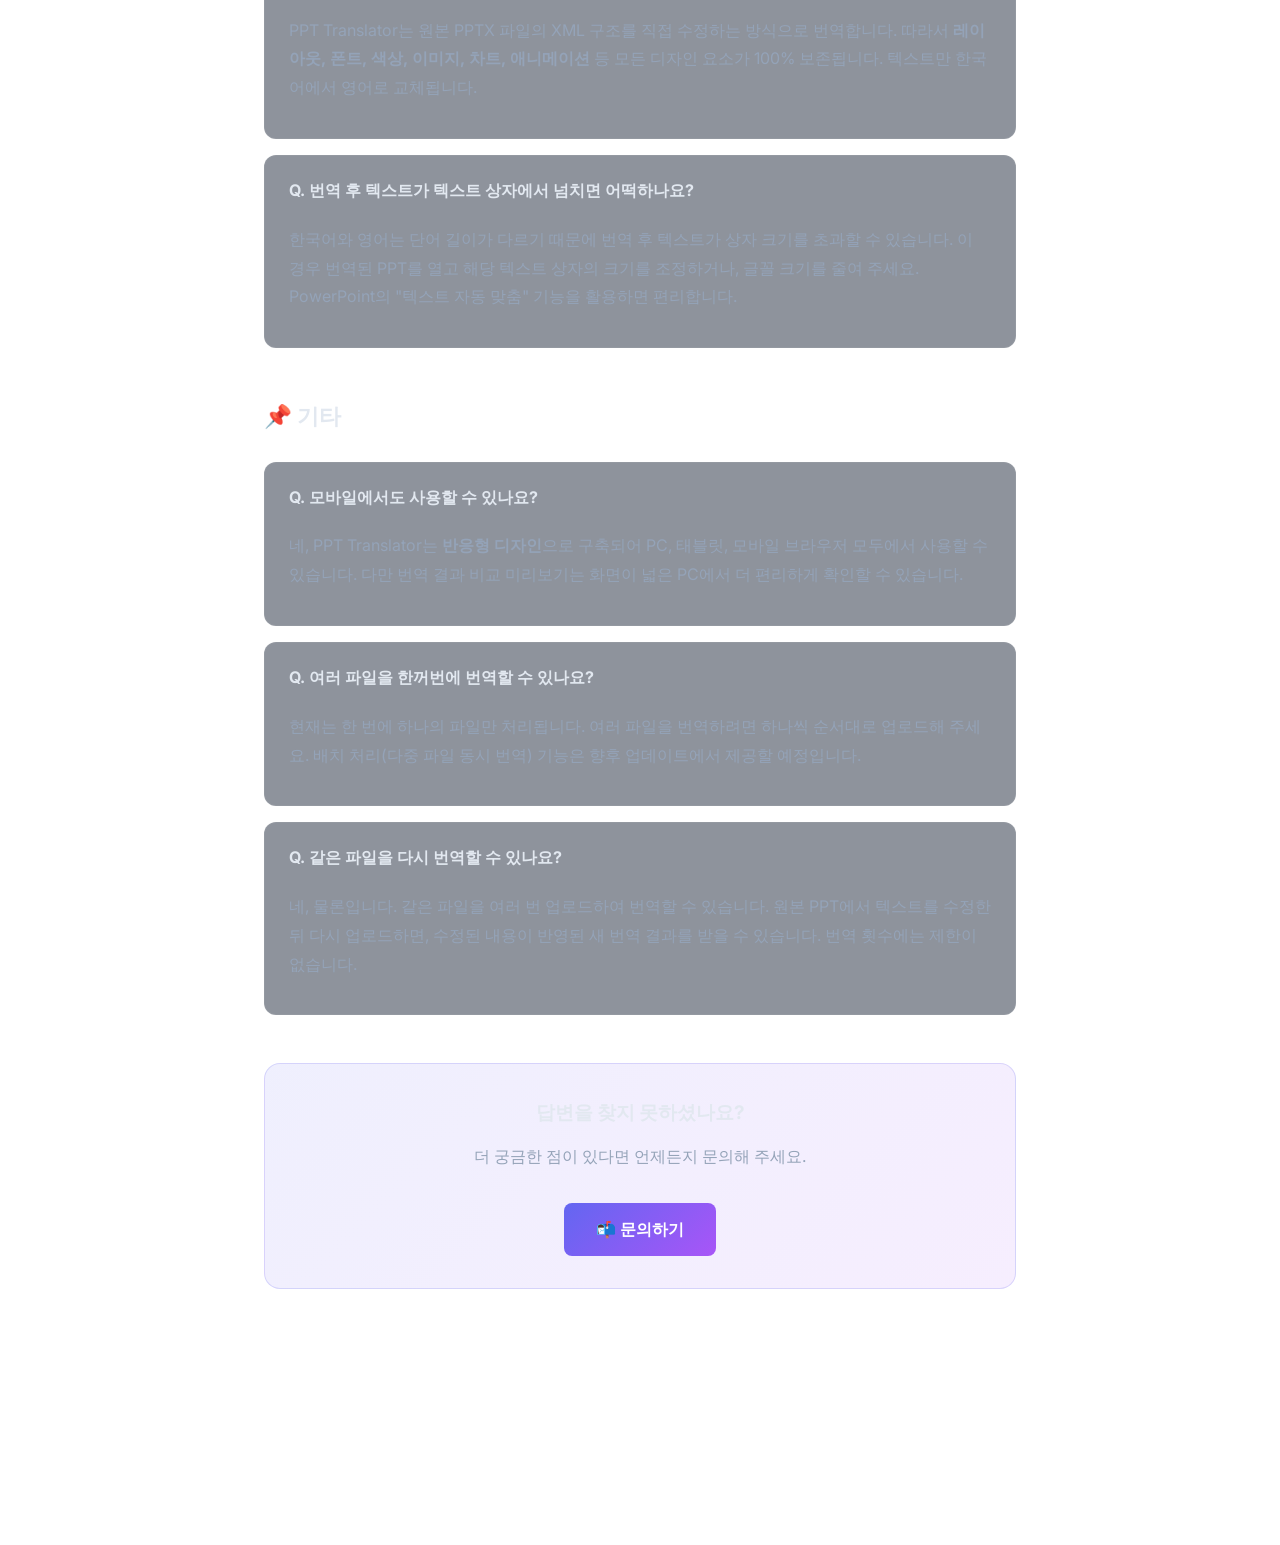
<file: cloudflare-pages/faq-detail.html>
<!DOCTYPE html>
<html lang="ko">

<head>
    <meta charset="UTF-8">
    <meta name="google-adsense-account" content="ca-pub-9949834393027889">
    <script async src="https://pagead2.googlesyndication.com/pagead/js/adsbygoogle.js?client=ca-pub-9949834393027889"
        crossorigin="anonymous"></script>
    <meta name="viewport" content="width=device-width, initial-scale=1.0">
    <title>자주 묻는 질문 (FAQ) — PPT Translator</title>
    <meta name="description"
        content="PPT Translator 서비스에 대한 자주 묻는 질문과 답변. 파일 형식, 번역 품질, 보안, 요금 등 사용자들이 가장 궁금해하는 내용을 정리했습니다.">
    <meta name="keywords" content="PPT 번역 FAQ, PowerPoint 번역 질문, PPTX 번역 도움말">
    <link rel="canonical" href="https://ppt-translate.pages.dev/faq-detail.html">
    <link
        href="https://fonts.googleapis.com/css2?family=Inter:wght@400;500;600;700;800&family=Noto+Sans+KR:wght@400;500;700&display=swap"
        rel="stylesheet">
    <link rel="stylesheet" href="./style.css">
    <style>
        .page-container {
            max-width: 800px;
            margin: 0 auto;
            padding: 60px 24px;
            color: var(--text-primary, #f1f5f9);
            line-height: 1.8;
        }

        .page-container h1 {
            font-size: 2rem;
            margin-bottom: 16px;
            background: linear-gradient(135deg, #6366f1, #a855f7);
            -webkit-background-clip: text;
            background-clip: text;
            -webkit-text-fill-color: transparent;
        }

        .page-container h2 {
            font-size: 1.4rem;
            margin-top: 48px;
            margin-bottom: 16px;
            color: #e2e8f0;
            border-bottom: 1px solid rgba(255, 255, 255, 0.1);
            padding-bottom: 8px;
        }

        .page-container p {
            color: #94a3b8;
            margin-bottom: 16px;
        }

        .page-container ul {
            color: #94a3b8;
            margin-bottom: 16px;
            padding-left: 24px;
        }

        .page-container li {
            margin-bottom: 8px;
        }

        .breadcrumb {
            color: #64748b;
            font-size: 0.85rem;
            margin-bottom: 24px;
        }

        .breadcrumb a {
            color: #6366f1;
            text-decoration: none;
        }

        .faq-category {
            margin-top: 32px;
        }

        .faq-item {
            background: rgba(30, 41, 59, 0.5);
            border: 1px solid rgba(255, 255, 255, 0.06);
            border-radius: 12px;
            margin-bottom: 16px;
            overflow: hidden;
        }

        .faq-question {
            padding: 20px 24px;
            cursor: pointer;
            display: flex;
            justify-content: space-between;
            align-items: center;
            transition: background 0.2s;
        }

        .faq-question:hover {
            background: rgba(99, 102, 241, 0.05);
        }

        .faq-question h3 {
            color: #e2e8f0;
            font-size: 1rem;
            margin: 0;
            flex: 1;
        }

        .faq-question .toggle {
            color: #6366f1;
            font-size: 1.2rem;
            margin-left: 16px;
            transition: transform 0.3s;
        }

        .faq-answer {
            padding: 0 24px 20px;
            color: #94a3b8;
            display: block;
        }

        .faq-answer a {
            color: #6366f1;
        }

        .nav-global {
            display: flex;
            gap: 20px;
            padding: 16px 24px;
            background: rgba(15, 23, 42, 0.8);
            backdrop-filter: blur(10px);
            border-bottom: 1px solid rgba(255, 255, 255, 0.06);
            flex-wrap: wrap;
            align-items: center;
        }

        .nav-global a {
            color: #94a3b8;
            text-decoration: none;
            font-size: 0.9rem;
            transition: color 0.2s;
        }

        .nav-global a:hover {
            color: #6366f1;
        }

        .nav-global .nav-brand {
            color: #e2e8f0;
            font-weight: 700;
            font-size: 1rem;
            margin-right: auto;
        }

        .cta-box {
            background: linear-gradient(135deg, rgba(99, 102, 241, 0.1), rgba(168, 85, 247, 0.1));
            border: 1px solid rgba(99, 102, 241, 0.2);
            border-radius: 16px;
            padding: 32px;
            text-align: center;
            margin-top: 48px;
        }

        .cta-box h3 {
            color: #e2e8f0;
            margin-bottom: 12px;
        }

        .cta-box a {
            display: inline-block;
            background: linear-gradient(135deg, #6366f1, #a855f7);
            color: #fff;
            padding: 12px 32px;
            border-radius: 8px;
            text-decoration: none;
            font-weight: 600;
            margin-top: 16px;
        }

        footer {
            text-align: center;
            padding: 40px 20px;
            margin-top: 60px;
            border-top: 1px solid rgba(255, 255, 255, 0.1);
            color: rgba(255, 255, 255, 0.5);
            font-size: 0.85rem;
        }

        footer a {
            color: rgba(255, 255, 255, 0.6);
            text-decoration: none;
            margin: 0 12px;
        }

        footer a:hover {
            color: #a5b4fc;
        }
    </style>
</head>

<body>
    <nav class="nav-global">
        <a href="./" class="nav-brand">PPT Translator</a>
        <a href="./guide.html">사용 가이드</a>
        <a href="./tips.html">번역 팁</a>
        <a href="./how-it-works.html">기술 소개</a>
        <a href="./faq-detail.html">FAQ</a>
        <a href="./about.html">소개</a>
    </nav>

    <div class="page-container">
        <div class="breadcrumb">
            <a href="./">홈</a> &gt; <strong>자주 묻는 질문 (FAQ)</strong>
        </div>

        <h1>❓ 자주 묻는 질문 (FAQ)</h1>
        <p>PPT Translator를 사용하면서 궁금한 점을 정리했습니다.
            원하는 답변을 찾지 못했다면 <a href="./contact.html">문의하기</a> 페이지에서 직접 질문해 주세요.</p>

        <!-- 기본 사용 -->
        <h2>📌 기본 사용</h2>

        <div class="faq-item">
            <div class="faq-question">
                <h3>Q. 서비스는 무료인가요?</h3>
            </div>
            <div class="faq-answer">
                <p>네, 현재 PPT Translator는 <strong>완전 무료</strong>로 이용할 수 있습니다.
                    회원가입도 필요 없으며, 파일을 업로드하면 바로 번역이 시작됩니다.
                    향후 프리미엄 기능이 추가될 수 있으나, 기본 번역 기능은 계속 무료로 제공할 예정입니다.</p>
            </div>
        </div>

        <div class="faq-item">
            <div class="faq-question">
                <h3>Q. 어떤 파일 형식을 지원하나요?</h3>
            </div>
            <div class="faq-answer">
                <p><strong>.pptx 형식만</strong> 지원합니다 (Microsoft PowerPoint 2007 이상).
                    구버전 .ppt 파일은 PowerPoint에서 "다른 이름으로 저장" → ".pptx" 형식을 선택하여 변환 후 업로드해 주세요.
                    Google Slides 파일은 "파일 → 다운로드 → Microsoft PowerPoint(.pptx)"로 내보내기하면 사용 가능합니다.
                    Keynote 사용자는 "파일 → 내보내기 → PowerPoint"를 선택해 주세요.</p>
            </div>
        </div>

        <div class="faq-item">
            <div class="faq-question">
                <h3>Q. 최대 파일 크기는 얼마인가요?</h3>
            </div>
            <div class="faq-answer">
                <p>최대 <strong>50MB</strong>까지 업로드 가능합니다.
                    일반적인 프레젠테이션(30~50슬라이드)은 대부분 이 제한 내에 포함됩니다.
                    파일이 너무 큰 경우 PowerPoint에서 "파일 → 정보 → 미디어 압축" 기능을 사용하거나,
                    불필요한 고해상도 이미지를 압축하면 용량을 줄일 수 있습니다.</p>
            </div>
        </div>

        <div class="faq-item">
            <div class="faq-question">
                <h3>Q. 번역에 얼마나 걸리나요?</h3>
            </div>
            <div class="faq-answer">
                <p>파일 크기와 텍스트 양에 따라 다르지만, 일반적으로
                    <strong>10~30슬라이드 기준 약 15~40초</strong> 정도 소요됩니다.
                    텍스트가 매우 많은 파일(100슬라이드 이상)은 1~2분 걸릴 수 있습니다.
                    진행 상황과 경과 시간은 실시간으로 화면에 표시됩니다.
                </p>
            </div>
        </div>

        <!-- 번역 품질 -->
        <h2>📌 번역 품질</h2>

        <div class="faq-item">
            <div class="faq-question">
                <h3>Q. 번역 정확도는 어느 정도인가요?</h3>
            </div>
            <div class="faq-answer">
                <p>PPT Translator는 최신 AI 번역 엔진을 사용하여 높은 정확도를 제공합니다.
                    일상적인 비즈니스 표현은 대부분 자연스럽게 번역됩니다. 다만 아래 경우에는 수정이 필요할 수 있습니다:</p>
                <ul>
                    <li>회사/브랜드 고유의 전문 용어</li>
                    <li>문화적 맥락이 중요한 관용 표현</li>
                    <li>약어나 줄임말</li>
                    <li>매우 기술적이거나 학술적인 내용</li>
                </ul>
                <p>중요한 발표 자료의 경우 번역 결과를 한번 검토하시는 것을 권장합니다.</p>
            </div>
        </div>

        <div class="faq-item">
            <div class="faq-question">
                <h3>Q. 번역이 이상해요. 어떻게 확인하나요?</h3>
            </div>
            <div class="faq-answer">
                <p>번역 결과에서 <strong>"번역 근거"</strong> 기능을 활용해 보세요.
                    각 텍스트의 번역 방식(직역/의역)과 단어별 의미 분해를 확인할 수 있습니다.
                    이를 통해 AI가 왜 그렇게 번역했는지 이해하고, 필요한 부분만 수정할 수 있습니다.
                    또한 <strong>미번역 감지</strong> 기능으로 번역되지 않은 항목을 빠르게 찾을 수 있습니다.</p>
            </div>
        </div>

        <div class="faq-item">
            <div class="faq-question">
                <h3>Q. 영어 → 한국어 번역도 가능한가요?</h3>
            </div>
            <div class="faq-answer">
                <p>현재는 <strong>한국어 → 영어</strong> 번역만 지원합니다.
                    영한 번역 및 다국어(일본어, 중국어 등) 번역은 향후 업데이트 예정입니다.
                    새로운 기능이 추가되면 서비스 페이지에서 안내드리겠습니다.</p>
            </div>
        </div>

        <div class="faq-item">
            <div class="faq-question">
                <h3>Q. 이미지 안의 텍스트도 번역되나요?</h3>
            </div>
            <div class="faq-answer">
                <p>아니요, 이미지에 포함된 텍스트(예: 스크린샷 속 한글)는 번역되지 않습니다.
                    PPT Translator는 PowerPoint의 <strong>텍스트 상자, 표, 도형</strong> 내의 텍스트만 추출하고 번역합니다.
                    이미지 속 텍스트를 번역하려면 해당 내용을 텍스트 상자로 옮긴 후 업로드해 주세요.</p>
            </div>
        </div>

        <!-- 보안 -->
        <h2>📌 보안 및 프라이버시</h2>

        <div class="faq-item">
            <div class="faq-question">
                <h3>Q. 업로드한 파일은 안전한가요?</h3>
            </div>
            <div class="faq-answer">
                <p>네, 보안을 최우선으로 합니다.</p>
                <ul>
                    <li>모든 통신은 <strong>HTTPS(TLS)</strong>로 암호화됩니다</li>
                    <li>업로드된 파일은 번역 완료 후 <strong>즉시 서버에서 삭제</strong>됩니다</li>
                    <li>번역된 결과 파일은 다운로드 후 <strong>60초 뒤 자동 삭제</strong>됩니다</li>
                    <li>주기적으로 오래된 파일을 자동 정리하는 시스템이 가동됩니다</li>
                    <li>파일 내용은 <strong>로그에 기록하지 않으며</strong>, 제3자에게 공유하지 않습니다</li>
                </ul>
                <p>자세한 내용은 <a href="./privacy.html">개인정보 처리방침</a>을 참고해 주세요.</p>
            </div>
        </div>

        <div class="faq-item">
            <div class="faq-question">
                <h3>Q. 기밀 문서도 업로드해도 되나요?</h3>
            </div>
            <div class="faq-answer">
                <p>서버에서 파일이 자동 삭제되지만, 인터넷을 통해 전송되는 과정이 포함되므로
                    <strong>대외비(Confidential) 등급 이상의 문서</strong>는 업로드를 자제해 주시기를 권장합니다.
                    중요한 기밀 문서의 경우 오프라인 번역 도구를 사용하시거나, 민감 정보를 제거한 뒤 이용해 주세요.
                </p>
            </div>
        </div>

        <!-- 디자인 -->
        <h2>📌 디자인 및 서식</h2>

        <div class="faq-item">
            <div class="faq-question">
                <h3>Q. 원본 디자인이 깨지지 않나요?</h3>
            </div>
            <div class="faq-answer">
                <p>PPT Translator는 원본 PPTX 파일의 XML 구조를 직접 수정하는 방식으로 번역합니다.
                    따라서 <strong>레이아웃, 폰트, 색상, 이미지, 차트, 애니메이션</strong> 등
                    모든 디자인 요소가 100% 보존됩니다. 텍스트만 한국어에서 영어로 교체됩니다.</p>
            </div>
        </div>

        <div class="faq-item">
            <div class="faq-question">
                <h3>Q. 번역 후 텍스트가 텍스트 상자에서 넘치면 어떡하나요?</h3>
            </div>
            <div class="faq-answer">
                <p>한국어와 영어는 단어 길이가 다르기 때문에 번역 후 텍스트가 상자 크기를 초과할 수 있습니다.
                    이 경우 번역된 PPT를 열고 해당 텍스트 상자의 크기를 조정하거나,
                    글꼴 크기를 줄여 주세요. PowerPoint의 "텍스트 자동 맞춤" 기능을 활용하면 편리합니다.</p>
            </div>
        </div>

        <!-- 기타 -->
        <h2>📌 기타</h2>

        <div class="faq-item">
            <div class="faq-question">
                <h3>Q. 모바일에서도 사용할 수 있나요?</h3>
            </div>
            <div class="faq-answer">
                <p>네, PPT Translator는 <strong>반응형 디자인</strong>으로 구축되어
                    PC, 태블릿, 모바일 브라우저 모두에서 사용할 수 있습니다.
                    다만 번역 결과 비교 미리보기는 화면이 넓은 PC에서 더 편리하게 확인할 수 있습니다.</p>
            </div>
        </div>

        <div class="faq-item">
            <div class="faq-question">
                <h3>Q. 여러 파일을 한꺼번에 번역할 수 있나요?</h3>
            </div>
            <div class="faq-answer">
                <p>현재는 한 번에 하나의 파일만 처리됩니다.
                    여러 파일을 번역하려면 하나씩 순서대로 업로드해 주세요.
                    배치 처리(다중 파일 동시 번역) 기능은 향후 업데이트에서 제공할 예정입니다.</p>
            </div>
        </div>

        <div class="faq-item">
            <div class="faq-question">
                <h3>Q. 같은 파일을 다시 번역할 수 있나요?</h3>
            </div>
            <div class="faq-answer">
                <p>네, 물론입니다. 같은 파일을 여러 번 업로드하여 번역할 수 있습니다.
                    원본 PPT에서 텍스트를 수정한 뒤 다시 업로드하면, 수정된 내용이 반영된
                    새 번역 결과를 받을 수 있습니다. 번역 횟수에는 제한이 없습니다.</p>
            </div>
        </div>

        <div class="cta-box">
            <h3>답변을 찾지 못하셨나요?</h3>
            <p style="color:#94a3b8;">더 궁금한 점이 있다면 언제든지 문의해 주세요.</p>
            <a href="./contact.html">📬 문의하기</a>
        </div>
    </div>

    <footer>
        <div style="margin-bottom:12px;">
            <a href="./">홈</a>
            <a href="./guide.html">사용 가이드</a>
            <a href="./tips.html">번역 팁</a>
            <a href="./how-it-works.html">기술 소개</a>
            <a href="./faq-detail.html">FAQ</a>
            <a href="./about.html">소개</a>
            <a href="./terms.html">이용약관</a>
            <a href="./privacy.html">개인정보 처리방침</a>
            <a href="./contact.html">문의하기</a>
        </div>
        <p>&copy; 2026 PPT Translator. All rights reserved.</p>
    </footer>
</body>

</html>
</file>
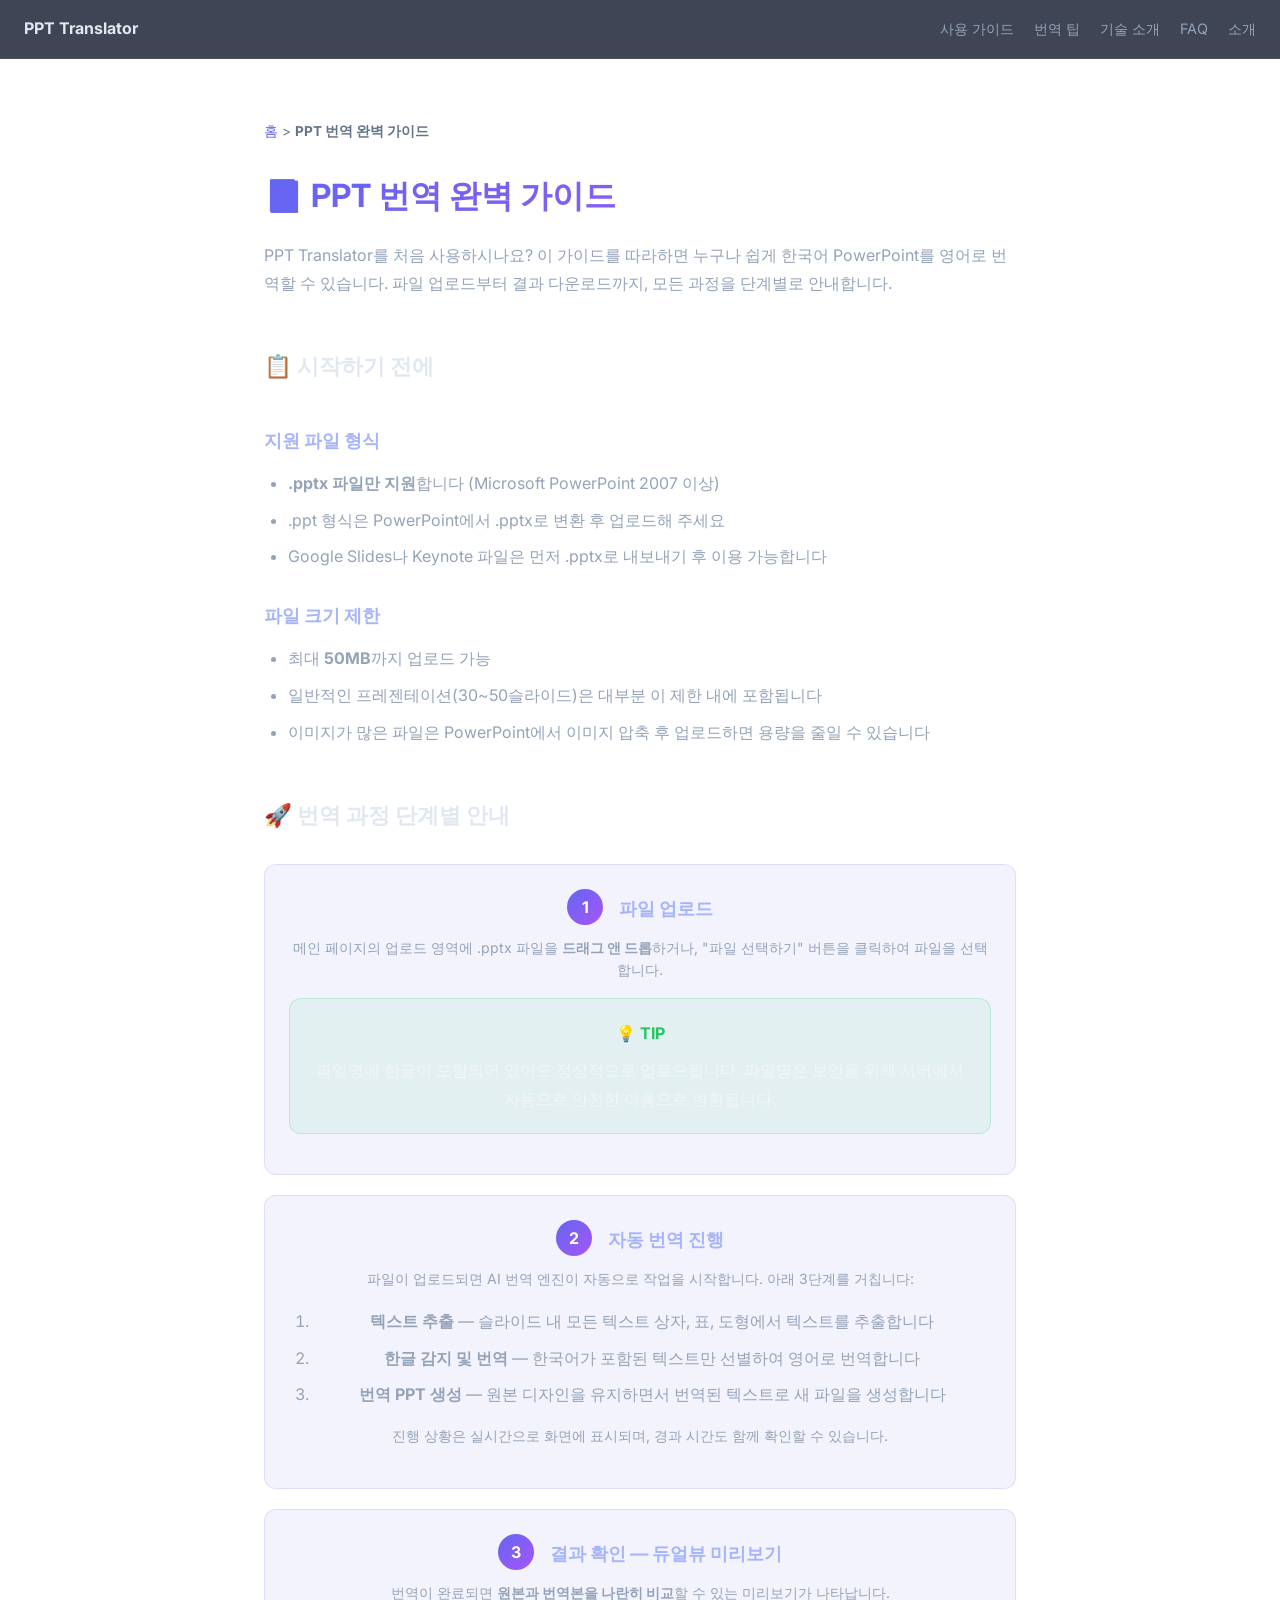
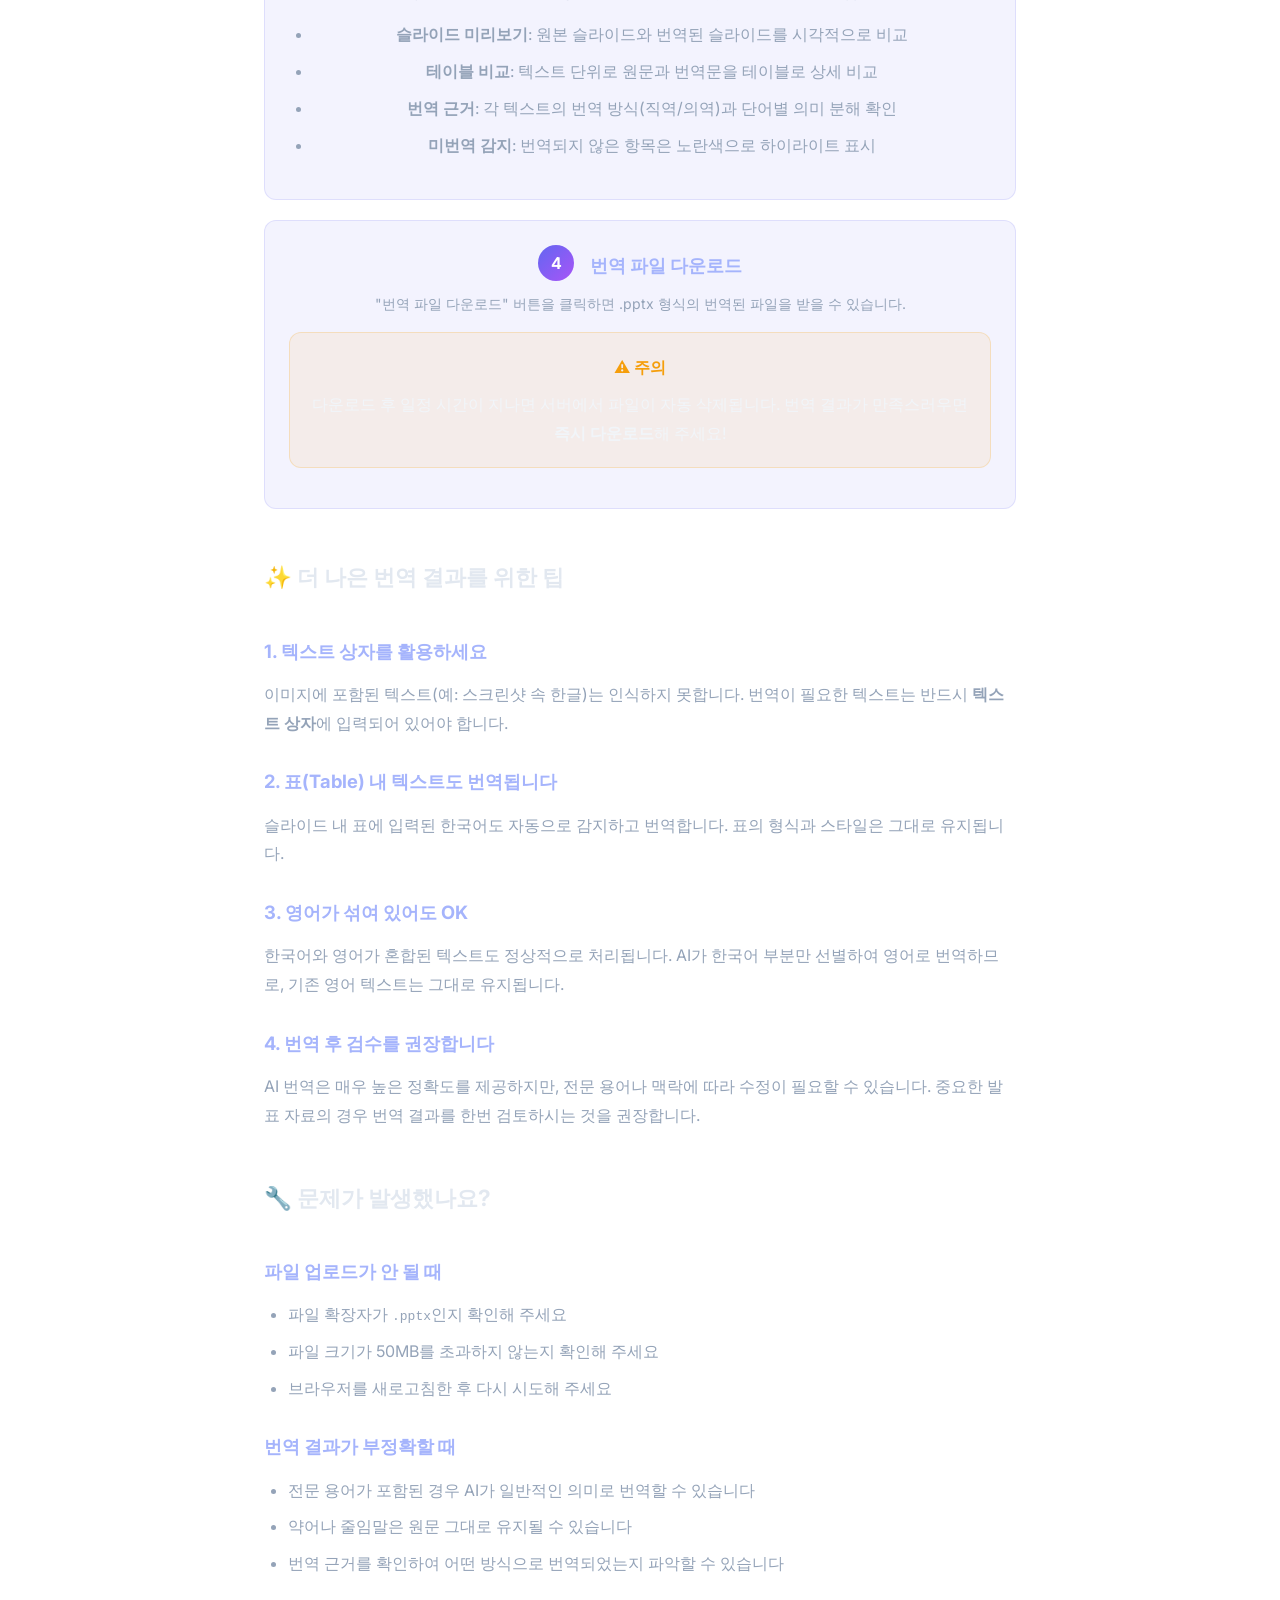
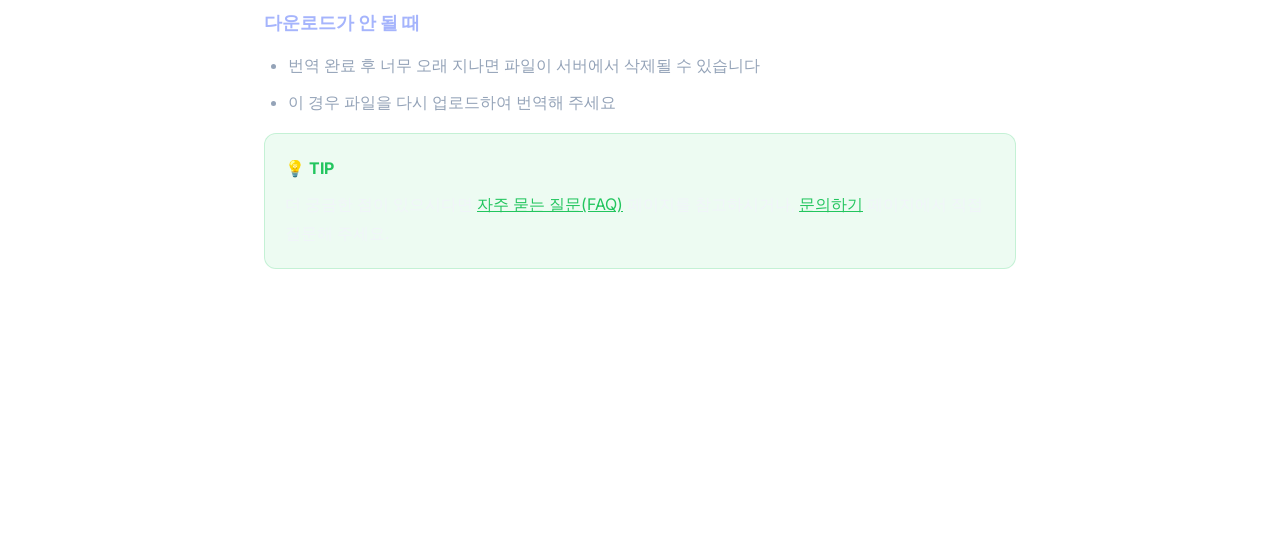
<file: cloudflare-pages/guide.html>
<!DOCTYPE html>
<html lang="ko">

<head>
    <meta charset="UTF-8">
    <meta name="google-adsense-account" content="ca-pub-9949834393027889">
    <script async src="https://pagead2.googlesyndication.com/pagead/js/adsbygoogle.js?client=ca-pub-9949834393027889"
        crossorigin="anonymous"></script>
    <meta name="viewport" content="width=device-width, initial-scale=1.0">
    <title>PPT 번역 완벽 가이드 — PPT Translator | 사용법 A to Z</title>
    <meta name="description"
        content="PPT Translator를 활용한 PowerPoint 번역의 모든 것. 파일 업로드부터 결과 확인까지 단계별 상세 안내. 초보자도 쉽게 따라할 수 있는 완벽 가이드.">
    <meta name="keywords" content="PPT 번역 가이드, PowerPoint 번역 방법, PPTX 한영 번역, 프레젠테이션 번역 가이드">
    <link rel="canonical" href="https://ppt-translate.pages.dev/guide.html">
    <link
        href="https://fonts.googleapis.com/css2?family=Inter:wght@400;500;600;700;800&family=Noto+Sans+KR:wght@400;500;700&display=swap"
        rel="stylesheet">
    <link rel="stylesheet" href="./style.css">
    <style>
        .page-container {
            max-width: 800px;
            margin: 0 auto;
            padding: 60px 24px;
            color: var(--text-primary, #f1f5f9);
            line-height: 1.8;
        }

        .page-container h1 {
            font-size: 2rem;
            margin-bottom: 16px;
            background: linear-gradient(135deg, #6366f1, #a855f7);
            -webkit-background-clip: text;
            background-clip: text;
            -webkit-text-fill-color: transparent;
        }

        .page-container h2 {
            font-size: 1.4rem;
            margin-top: 48px;
            margin-bottom: 16px;
            color: #e2e8f0;
            border-bottom: 1px solid rgba(255, 255, 255, 0.1);
            padding-bottom: 8px;
        }

        .page-container h3 {
            font-size: 1.15rem;
            margin-top: 28px;
            margin-bottom: 12px;
            color: #a5b4fc;
        }

        .page-container p {
            color: #94a3b8;
            margin-bottom: 16px;
        }

        .page-container ul,
        .page-container ol {
            color: #94a3b8;
            margin-bottom: 16px;
            padding-left: 24px;
        }

        .page-container li {
            margin-bottom: 8px;
        }

        .back-link {
            display: inline-block;
            margin-bottom: 32px;
            color: #6366f1;
            text-decoration: none;
            font-weight: 600;
        }

        .back-link:hover {
            text-decoration: underline;
        }

        .step-card {
            background: rgba(99, 102, 241, 0.08);
            border: 1px solid rgba(99, 102, 241, 0.15);
            border-radius: 12px;
            padding: 24px;
            margin: 20px 0;
        }

        .step-card .step-number {
            display: inline-block;
            background: linear-gradient(135deg, #6366f1, #a855f7);
            color: #fff;
            width: 36px;
            height: 36px;
            border-radius: 50%;
            text-align: center;
            line-height: 36px;
            font-weight: 700;
            margin-right: 12px;
            margin-bottom: 12px;
        }

        .step-card h3 {
            display: inline;
            vertical-align: middle;
        }

        .tip-box {
            background: rgba(34, 197, 94, 0.08);
            border: 1px solid rgba(34, 197, 94, 0.2);
            border-radius: 12px;
            padding: 20px;
            margin: 16px 0;
        }

        .tip-box::before {
            content: '💡 TIP';
            display: block;
            font-weight: 700;
            color: #22c55e;
            margin-bottom: 8px;
        }

        .warning-box {
            background: rgba(245, 158, 11, 0.08);
            border: 1px solid rgba(245, 158, 11, 0.2);
            border-radius: 12px;
            padding: 20px;
            margin: 16px 0;
        }

        .warning-box::before {
            content: '⚠️ 주의';
            display: block;
            font-weight: 700;
            color: #f59e0b;
            margin-bottom: 8px;
        }

        .breadcrumb {
            color: #64748b;
            font-size: 0.85rem;
            margin-bottom: 24px;
        }

        .breadcrumb a {
            color: #6366f1;
            text-decoration: none;
        }

        .nav-global {
            display: flex;
            gap: 20px;
            padding: 16px 24px;
            background: rgba(15, 23, 42, 0.8);
            backdrop-filter: blur(10px);
            border-bottom: 1px solid rgba(255, 255, 255, 0.06);
            flex-wrap: wrap;
            align-items: center;
        }

        .nav-global a {
            color: #94a3b8;
            text-decoration: none;
            font-size: 0.9rem;
            transition: color 0.2s;
        }

        .nav-global a:hover {
            color: #6366f1;
        }

        .nav-global .nav-brand {
            color: #e2e8f0;
            font-weight: 700;
            font-size: 1rem;
            margin-right: auto;
        }

        footer {
            text-align: center;
            padding: 40px 20px;
            margin-top: 60px;
            border-top: 1px solid rgba(255, 255, 255, 0.1);
            color: rgba(255, 255, 255, 0.5);
            font-size: 0.85rem;
        }

        footer a {
            color: rgba(255, 255, 255, 0.6);
            text-decoration: none;
            margin: 0 12px;
        }

        footer a:hover {
            color: #a5b4fc;
        }
    </style>
</head>

<body>
    <nav class="nav-global">
        <a href="./" class="nav-brand">PPT Translator</a>
        <a href="./guide.html">사용 가이드</a>
        <a href="./tips.html">번역 팁</a>
        <a href="./how-it-works.html">기술 소개</a>
        <a href="./faq-detail.html">FAQ</a>
        <a href="./about.html">소개</a>
    </nav>

    <div class="page-container">
        <div class="breadcrumb">
            <a href="./">홈</a> &gt; <strong>PPT 번역 완벽 가이드</strong>
        </div>

        <h1>📘 PPT 번역 완벽 가이드</h1>
        <p>PPT Translator를 처음 사용하시나요? 이 가이드를 따라하면 누구나 쉽게 한국어 PowerPoint를 영어로 번역할 수 있습니다.
            파일 업로드부터 결과 다운로드까지, 모든 과정을 단계별로 안내합니다.</p>

        <h2>📋 시작하기 전에</h2>

        <h3>지원 파일 형식</h3>
        <ul>
            <li><strong>.pptx 파일만 지원</strong>합니다 (Microsoft PowerPoint 2007 이상)</li>
            <li>.ppt 형식은 PowerPoint에서 .pptx로 변환 후 업로드해 주세요</li>
            <li>Google Slides나 Keynote 파일은 먼저 .pptx로 내보내기 후 이용 가능합니다</li>
        </ul>

        <h3>파일 크기 제한</h3>
        <ul>
            <li>최대 <strong>50MB</strong>까지 업로드 가능</li>
            <li>일반적인 프레젠테이션(30~50슬라이드)은 대부분 이 제한 내에 포함됩니다</li>
            <li>이미지가 많은 파일은 PowerPoint에서 이미지 압축 후 업로드하면 용량을 줄일 수 있습니다</li>
        </ul>

        <h2>🚀 번역 과정 단계별 안내</h2>

        <div class="step-card">
            <span class="step-number">1</span>
            <h3>파일 업로드</h3>
            <p>메인 페이지의 업로드 영역에 .pptx 파일을 <strong>드래그 앤 드롭</strong>하거나, "파일 선택하기" 버튼을 클릭하여 파일을 선택합니다.</p>
            <div class="tip-box">
                파일명에 한글이 포함되어 있어도 정상적으로 업로드됩니다. 파일명은 보안을 위해 서버에서 자동으로 안전한 이름으로 변환됩니다.
            </div>
        </div>

        <div class="step-card">
            <span class="step-number">2</span>
            <h3>자동 번역 진행</h3>
            <p>파일이 업로드되면 AI 번역 엔진이 자동으로 작업을 시작합니다. 아래 3단계를 거칩니다:</p>
            <ol>
                <li><strong>텍스트 추출</strong> — 슬라이드 내 모든 텍스트 상자, 표, 도형에서 텍스트를 추출합니다</li>
                <li><strong>한글 감지 및 번역</strong> — 한국어가 포함된 텍스트만 선별하여 영어로 번역합니다</li>
                <li><strong>번역 PPT 생성</strong> — 원본 디자인을 유지하면서 번역된 텍스트로 새 파일을 생성합니다</li>
            </ol>
            <p>진행 상황은 실시간으로 화면에 표시되며, 경과 시간도 함께 확인할 수 있습니다.</p>
        </div>

        <div class="step-card">
            <span class="step-number">3</span>
            <h3>결과 확인 — 듀얼뷰 미리보기</h3>
            <p>번역이 완료되면 <strong>원본과 번역본을 나란히 비교</strong>할 수 있는 미리보기가 나타납니다.</p>
            <ul>
                <li><strong>슬라이드 미리보기</strong>: 원본 슬라이드와 번역된 슬라이드를 시각적으로 비교</li>
                <li><strong>테이블 비교</strong>: 텍스트 단위로 원문과 번역문을 테이블로 상세 비교</li>
                <li><strong>번역 근거</strong>: 각 텍스트의 번역 방식(직역/의역)과 단어별 의미 분해 확인</li>
                <li><strong>미번역 감지</strong>: 번역되지 않은 항목은 노란색으로 하이라이트 표시</li>
            </ul>
        </div>

        <div class="step-card">
            <span class="step-number">4</span>
            <h3>번역 파일 다운로드</h3>
            <p>"번역 파일 다운로드" 버튼을 클릭하면 .pptx 형식의 번역된 파일을 받을 수 있습니다.</p>
            <div class="warning-box">
                다운로드 후 일정 시간이 지나면 서버에서 파일이 자동 삭제됩니다.
                번역 결과가 만족스러우면 <strong>즉시 다운로드</strong>해 주세요!
            </div>
        </div>

        <h2>✨ 더 나은 번역 결과를 위한 팁</h2>

        <h3>1. 텍스트 상자를 활용하세요</h3>
        <p>이미지에 포함된 텍스트(예: 스크린샷 속 한글)는 인식하지 못합니다.
            번역이 필요한 텍스트는 반드시 <strong>텍스트 상자</strong>에 입력되어 있어야 합니다.</p>

        <h3>2. 표(Table) 내 텍스트도 번역됩니다</h3>
        <p>슬라이드 내 표에 입력된 한국어도 자동으로 감지하고 번역합니다.
            표의 형식과 스타일은 그대로 유지됩니다.</p>

        <h3>3. 영어가 섞여 있어도 OK</h3>
        <p>한국어와 영어가 혼합된 텍스트도 정상적으로 처리됩니다.
            AI가 한국어 부분만 선별하여 영어로 번역하므로, 기존 영어 텍스트는 그대로 유지됩니다.</p>

        <h3>4. 번역 후 검수를 권장합니다</h3>
        <p>AI 번역은 매우 높은 정확도를 제공하지만, 전문 용어나 맥락에 따라 수정이 필요할 수 있습니다.
            중요한 발표 자료의 경우 번역 결과를 한번 검토하시는 것을 권장합니다.</p>

        <h2>🔧 문제가 발생했나요?</h2>

        <h3>파일 업로드가 안 될 때</h3>
        <ul>
            <li>파일 확장자가 <code>.pptx</code>인지 확인해 주세요</li>
            <li>파일 크기가 50MB를 초과하지 않는지 확인해 주세요</li>
            <li>브라우저를 새로고침한 후 다시 시도해 주세요</li>
        </ul>

        <h3>번역 결과가 부정확할 때</h3>
        <ul>
            <li>전문 용어가 포함된 경우 AI가 일반적인 의미로 번역할 수 있습니다</li>
            <li>약어나 줄임말은 원문 그대로 유지될 수 있습니다</li>
            <li>번역 근거를 확인하여 어떤 방식으로 번역되었는지 파악할 수 있습니다</li>
        </ul>

        <h3>다운로드가 안 될 때</h3>
        <ul>
            <li>번역 완료 후 너무 오래 지나면 파일이 서버에서 삭제될 수 있습니다</li>
            <li>이 경우 파일을 다시 업로드하여 번역해 주세요</li>
        </ul>

        <div class="tip-box">
            더 궁금한 점이 있으시다면 <a href="./faq-detail.html" style="color:#22c55e;">자주 묻는 질문(FAQ)</a> 페이지를 참고하시거나,
            <a href="./contact.html" style="color:#22c55e;">문의하기</a> 페이지에서 직접 질문해 주세요.
        </div>
    </div>

    <footer>
        <div style="margin-bottom:12px;">
            <a href="./">홈</a>
            <a href="./guide.html">사용 가이드</a>
            <a href="./tips.html">번역 팁</a>
            <a href="./how-it-works.html">기술 소개</a>
            <a href="./faq-detail.html">FAQ</a>
            <a href="./about.html">소개</a>
            <a href="./terms.html">이용약관</a>
            <a href="./privacy.html">개인정보 처리방침</a>
            <a href="./contact.html">문의하기</a>
        </div>
        <p>&copy; 2026 PPT Translator. All rights reserved.</p>
    </footer>
</body>

</html>
</file>
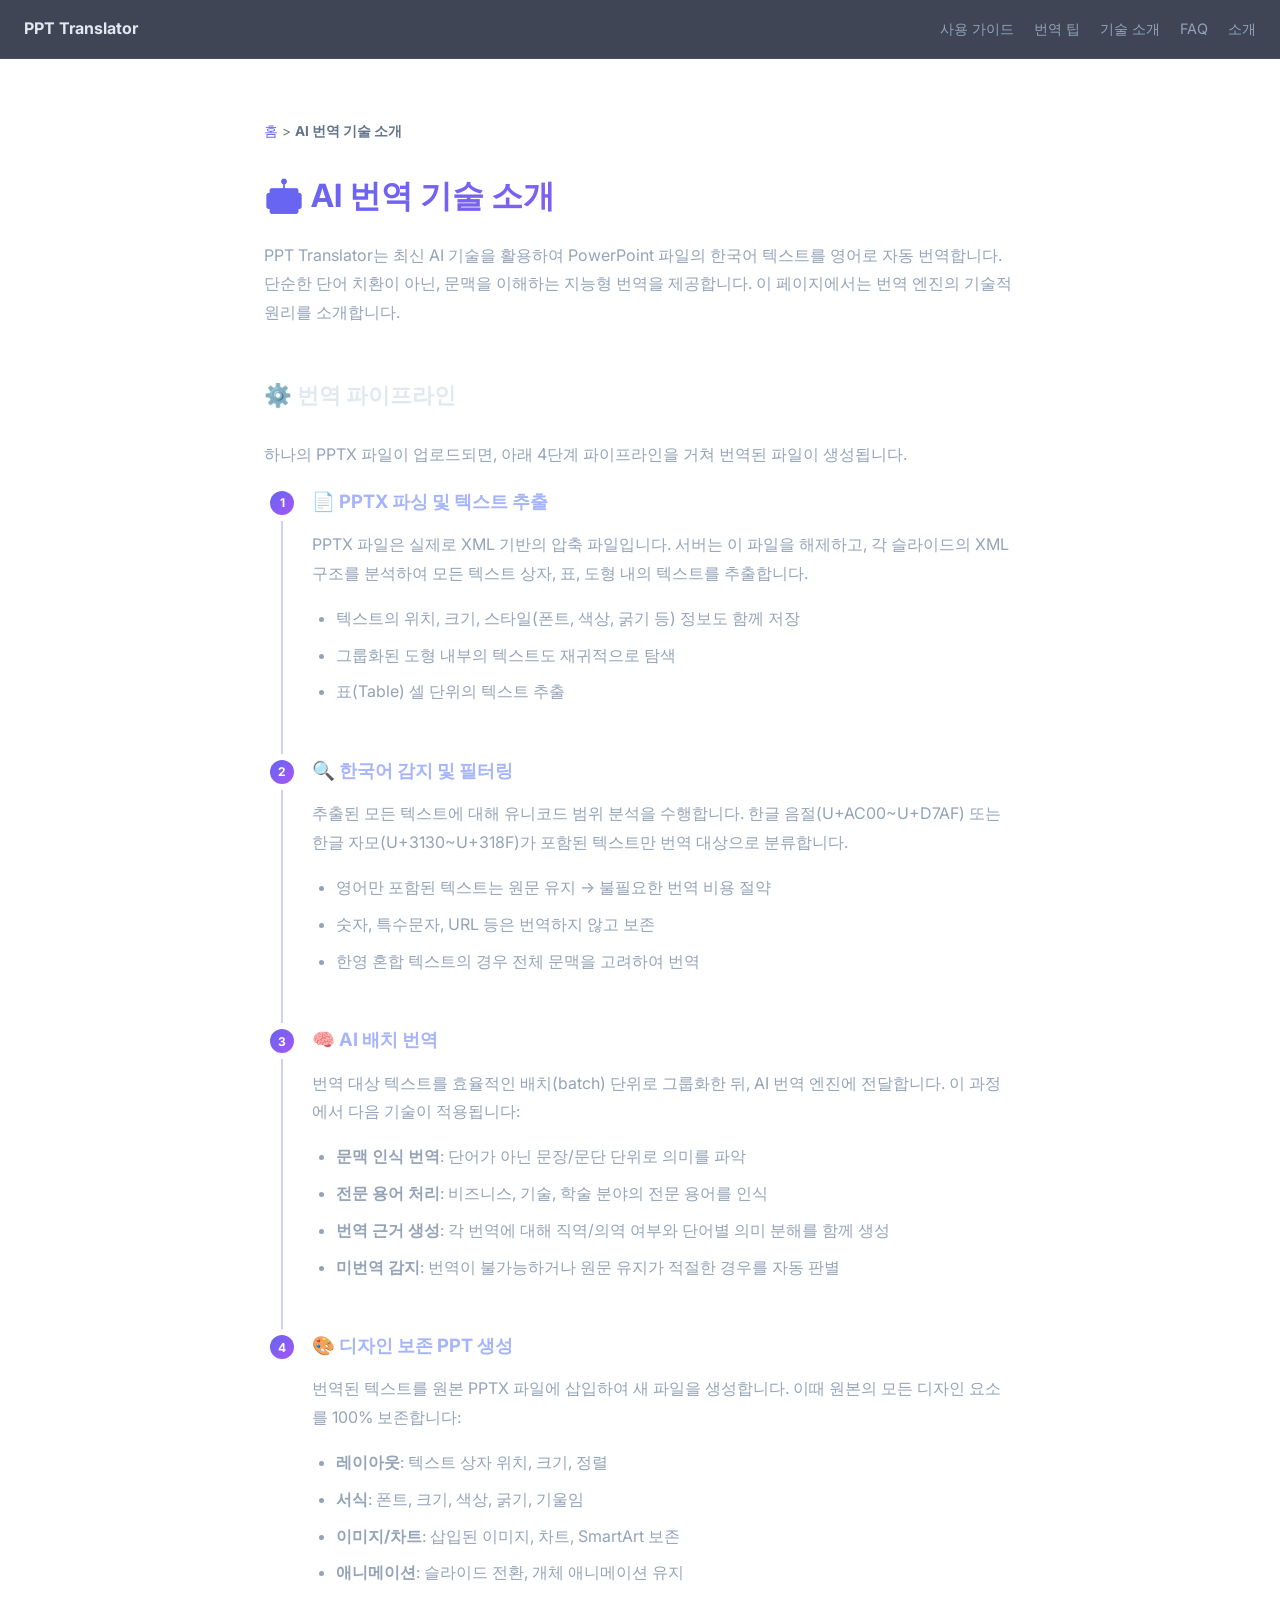
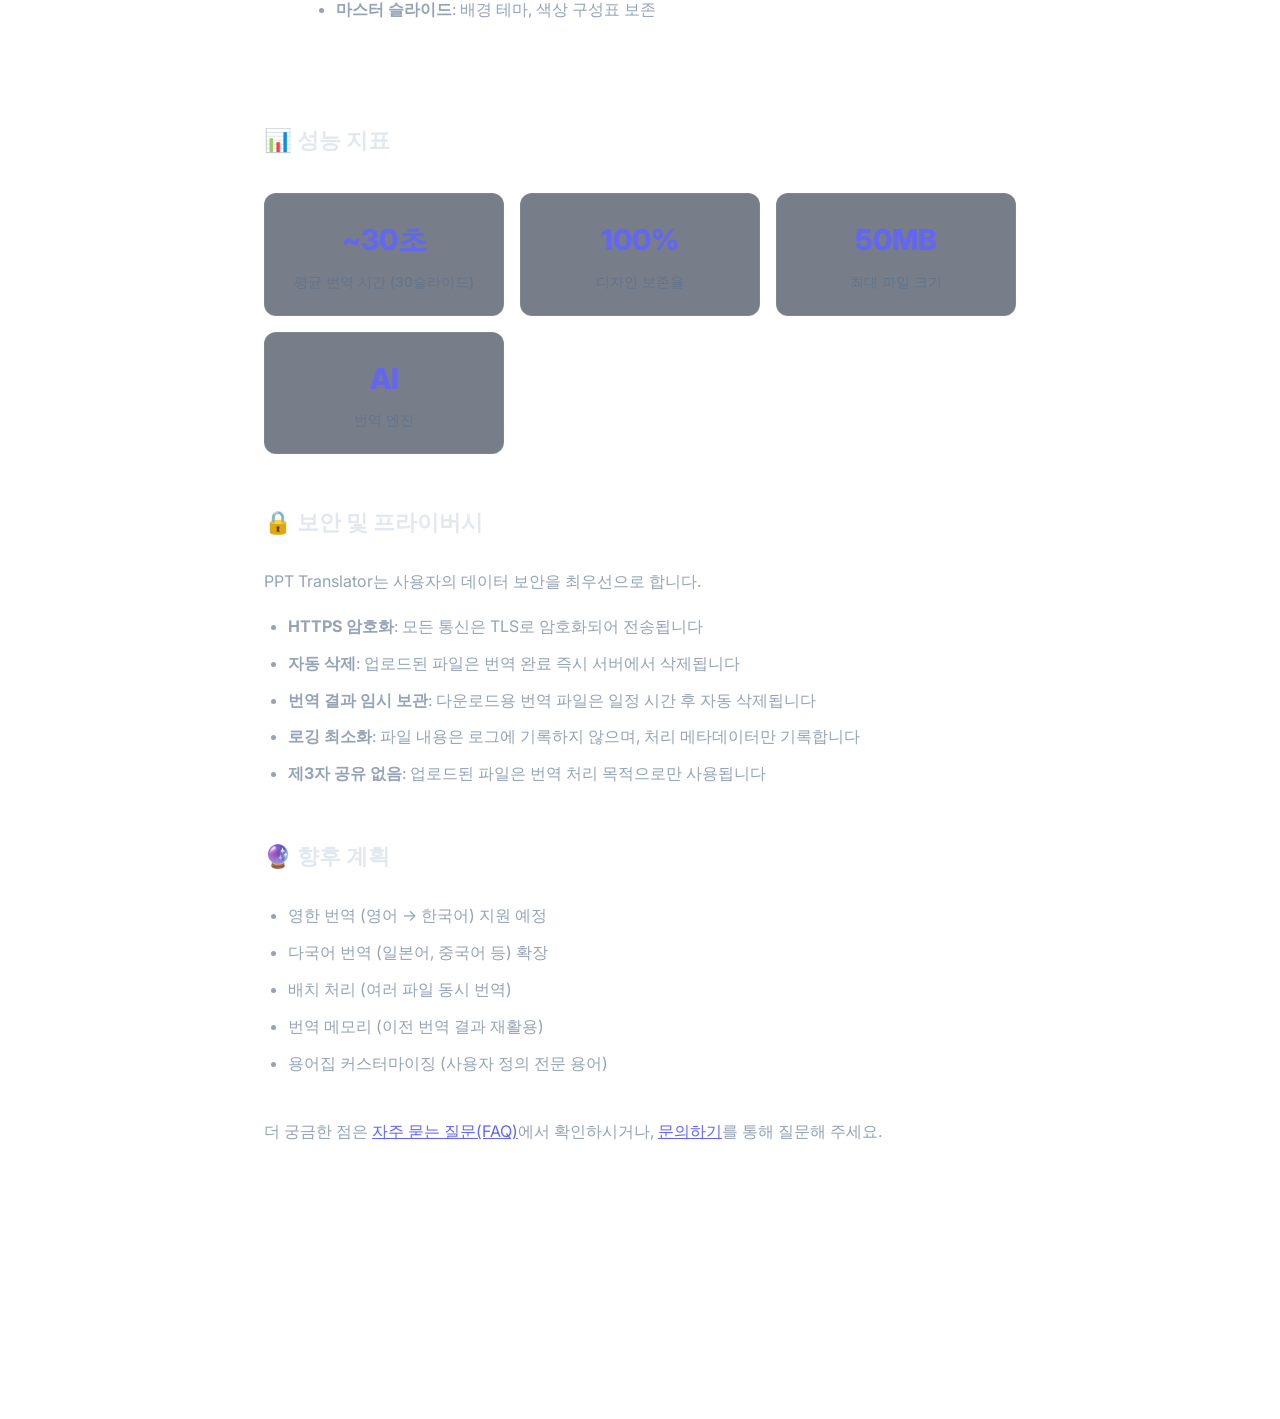
<file: cloudflare-pages/how-it-works.html>
<!DOCTYPE html>
<html lang="ko">

<head>
    <meta charset="UTF-8">
    <meta name="google-adsense-account" content="ca-pub-9949834393027889">
    <script async src="https://pagead2.googlesyndication.com/pagead/js/adsbygoogle.js?client=ca-pub-9949834393027889"
        crossorigin="anonymous"></script>
    <meta name="viewport" content="width=device-width, initial-scale=1.0">
    <title>AI 번역 기술 소개 — PPT Translator | 번역 엔진의 원리</title>
    <meta name="description"
        content="PPT Translator의 AI 번역 엔진이 어떻게 동작하는지 알아보세요. 텍스트 추출, 한글 감지, 배치 번역, 디자인 보존의 기술적 원리를 설명합니다.">
    <meta name="keywords" content="AI 번역 기술, PPT 자동 번역, 한영 번역 엔진, PowerPoint 번역 원리">
    <link rel="canonical" href="https://ppt-translate.pages.dev/how-it-works.html">
    <link
        href="https://fonts.googleapis.com/css2?family=Inter:wght@400;500;600;700;800&family=Noto+Sans+KR:wght@400;500;700&display=swap"
        rel="stylesheet">
    <link rel="stylesheet" href="./style.css">
    <style>
        .page-container {
            max-width: 800px;
            margin: 0 auto;
            padding: 60px 24px;
            color: var(--text-primary, #f1f5f9);
            line-height: 1.8;
        }

        .page-container h1 {
            font-size: 2rem;
            margin-bottom: 16px;
            background: linear-gradient(135deg, #6366f1, #a855f7);
            -webkit-background-clip: text;
            background-clip: text;
            -webkit-text-fill-color: transparent;
        }

        .page-container h2 {
            font-size: 1.4rem;
            margin-top: 48px;
            margin-bottom: 16px;
            color: #e2e8f0;
            border-bottom: 1px solid rgba(255, 255, 255, 0.1);
            padding-bottom: 8px;
        }

        .page-container h3 {
            font-size: 1.15rem;
            margin-top: 28px;
            margin-bottom: 12px;
            color: #a5b4fc;
        }

        .page-container p {
            color: #94a3b8;
            margin-bottom: 16px;
        }

        .page-container ul,
        .page-container ol {
            color: #94a3b8;
            margin-bottom: 16px;
            padding-left: 24px;
        }

        .page-container li {
            margin-bottom: 8px;
        }

        .breadcrumb {
            color: #64748b;
            font-size: 0.85rem;
            margin-bottom: 24px;
        }

        .breadcrumb a {
            color: #6366f1;
            text-decoration: none;
        }

        .tech-card {
            background: rgba(99, 102, 241, 0.06);
            border: 1px solid rgba(99, 102, 241, 0.15);
            border-radius: 16px;
            padding: 32px;
            margin: 24px 0;
            position: relative;
        }

        .tech-card .tech-icon {
            font-size: 2.5rem;
            margin-bottom: 16px;
        }

        .tech-card h3 {
            color: #e2e8f0;
            margin-top: 0;
        }

        .pipeline {
            display: flex;
            flex-direction: column;
            gap: 0;
        }

        .pipeline-step {
            position: relative;
            padding-left: 48px;
            padding-bottom: 32px;
        }

        .pipeline-step::before {
            content: '';
            position: absolute;
            left: 17px;
            top: 36px;
            bottom: 0;
            width: 2px;
            background: rgba(99, 102, 241, 0.3);
        }

        .pipeline-step:last-child::before {
            display: none;
        }

        .pipeline-step .step-dot {
            position: absolute;
            left: 6px;
            top: 6px;
            width: 24px;
            height: 24px;
            background: linear-gradient(135deg, #6366f1, #a855f7);
            border-radius: 50%;
            display: flex;
            align-items: center;
            justify-content: center;
            color: #fff;
            font-weight: 700;
            font-size: 0.75rem;
        }

        .pipeline-step h3 {
            margin-top: 0;
        }

        .stat-grid {
            display: grid;
            grid-template-columns: repeat(auto-fit, minmax(180px, 1fr));
            gap: 16px;
            margin: 24px 0;
        }

        .stat-item {
            background: rgba(30, 41, 59, 0.6);
            border: 1px solid rgba(255, 255, 255, 0.06);
            border-radius: 12px;
            padding: 20px;
            text-align: center;
        }

        .stat-item .stat-value {
            font-size: 1.8rem;
            font-weight: 800;
            color: #6366f1;
            margin-bottom: 4px;
        }

        .stat-item .stat-label {
            color: #64748b;
            font-size: 0.85rem;
        }

        .nav-global {
            display: flex;
            gap: 20px;
            padding: 16px 24px;
            background: rgba(15, 23, 42, 0.8);
            backdrop-filter: blur(10px);
            border-bottom: 1px solid rgba(255, 255, 255, 0.06);
            flex-wrap: wrap;
            align-items: center;
        }

        .nav-global a {
            color: #94a3b8;
            text-decoration: none;
            font-size: 0.9rem;
            transition: color 0.2s;
        }

        .nav-global a:hover {
            color: #6366f1;
        }

        .nav-global .nav-brand {
            color: #e2e8f0;
            font-weight: 700;
            font-size: 1rem;
            margin-right: auto;
        }

        footer {
            text-align: center;
            padding: 40px 20px;
            margin-top: 60px;
            border-top: 1px solid rgba(255, 255, 255, 0.1);
            color: rgba(255, 255, 255, 0.5);
            font-size: 0.85rem;
        }

        footer a {
            color: rgba(255, 255, 255, 0.6);
            text-decoration: none;
            margin: 0 12px;
        }

        footer a:hover {
            color: #a5b4fc;
        }
    </style>
</head>

<body>
    <nav class="nav-global">
        <a href="./" class="nav-brand">PPT Translator</a>
        <a href="./guide.html">사용 가이드</a>
        <a href="./tips.html">번역 팁</a>
        <a href="./how-it-works.html">기술 소개</a>
        <a href="./faq-detail.html">FAQ</a>
        <a href="./about.html">소개</a>
    </nav>

    <div class="page-container">
        <div class="breadcrumb">
            <a href="./">홈</a> &gt; <strong>AI 번역 기술 소개</strong>
        </div>

        <h1>🤖 AI 번역 기술 소개</h1>
        <p>PPT Translator는 최신 AI 기술을 활용하여 PowerPoint 파일의 한국어 텍스트를 영어로 자동 번역합니다.
            단순한 단어 치환이 아닌, 문맥을 이해하는 지능형 번역을 제공합니다.
            이 페이지에서는 번역 엔진의 기술적 원리를 소개합니다.</p>

        <h2>⚙️ 번역 파이프라인</h2>
        <p>하나의 PPTX 파일이 업로드되면, 아래 4단계 파이프라인을 거쳐 번역된 파일이 생성됩니다.</p>

        <div class="pipeline">
            <div class="pipeline-step">
                <div class="step-dot">1</div>
                <h3>📄 PPTX 파싱 및 텍스트 추출</h3>
                <p>PPTX 파일은 실제로 XML 기반의 압축 파일입니다.
                    서버는 이 파일을 해제하고, 각 슬라이드의 XML 구조를 분석하여
                    모든 텍스트 상자, 표, 도형 내의 텍스트를 추출합니다.</p>
                <ul>
                    <li>텍스트의 위치, 크기, 스타일(폰트, 색상, 굵기 등) 정보도 함께 저장</li>
                    <li>그룹화된 도형 내부의 텍스트도 재귀적으로 탐색</li>
                    <li>표(Table) 셀 단위의 텍스트 추출</li>
                </ul>
            </div>

            <div class="pipeline-step">
                <div class="step-dot">2</div>
                <h3>🔍 한국어 감지 및 필터링</h3>
                <p>추출된 모든 텍스트에 대해 유니코드 범위 분석을 수행합니다.
                    한글 음절(U+AC00~U+D7AF) 또는 한글 자모(U+3130~U+318F)가
                    포함된 텍스트만 번역 대상으로 분류합니다.</p>
                <ul>
                    <li>영어만 포함된 텍스트는 원문 유지 → 불필요한 번역 비용 절약</li>
                    <li>숫자, 특수문자, URL 등은 번역하지 않고 보존</li>
                    <li>한영 혼합 텍스트의 경우 전체 문맥을 고려하여 번역</li>
                </ul>
            </div>

            <div class="pipeline-step">
                <div class="step-dot">3</div>
                <h3>🧠 AI 배치 번역</h3>
                <p>번역 대상 텍스트를 효율적인 배치(batch) 단위로 그룹화한 뒤,
                    AI 번역 엔진에 전달합니다. 이 과정에서 다음 기술이 적용됩니다:</p>
                <ul>
                    <li><strong>문맥 인식 번역</strong>: 단어가 아닌 문장/문단 단위로 의미를 파악</li>
                    <li><strong>전문 용어 처리</strong>: 비즈니스, 기술, 학술 분야의 전문 용어를 인식</li>
                    <li><strong>번역 근거 생성</strong>: 각 번역에 대해 직역/의역 여부와 단어별 의미 분해를 함께 생성</li>
                    <li><strong>미번역 감지</strong>: 번역이 불가능하거나 원문 유지가 적절한 경우를 자동 판별</li>
                </ul>
            </div>

            <div class="pipeline-step">
                <div class="step-dot">4</div>
                <h3>🎨 디자인 보존 PPT 생성</h3>
                <p>번역된 텍스트를 원본 PPTX 파일에 삽입하여 새 파일을 생성합니다.
                    이때 원본의 모든 디자인 요소를 100% 보존합니다:</p>
                <ul>
                    <li><strong>레이아웃</strong>: 텍스트 상자 위치, 크기, 정렬</li>
                    <li><strong>서식</strong>: 폰트, 크기, 색상, 굵기, 기울임</li>
                    <li><strong>이미지/차트</strong>: 삽입된 이미지, 차트, SmartArt 보존</li>
                    <li><strong>애니메이션</strong>: 슬라이드 전환, 개체 애니메이션 유지</li>
                    <li><strong>마스터 슬라이드</strong>: 배경 테마, 색상 구성표 보존</li>
                </ul>
            </div>
        </div>

        <h2>📊 성능 지표</h2>
        <div class="stat-grid">
            <div class="stat-item">
                <div class="stat-value">~30초</div>
                <div class="stat-label">평균 번역 시간 (30슬라이드)</div>
            </div>
            <div class="stat-item">
                <div class="stat-value">100%</div>
                <div class="stat-label">디자인 보존율</div>
            </div>
            <div class="stat-item">
                <div class="stat-value">50MB</div>
                <div class="stat-label">최대 파일 크기</div>
            </div>
            <div class="stat-item">
                <div class="stat-value">AI</div>
                <div class="stat-label">번역 엔진</div>
            </div>
        </div>

        <h2>🔒 보안 및 프라이버시</h2>
        <p>PPT Translator는 사용자의 데이터 보안을 최우선으로 합니다.</p>
        <ul>
            <li><strong>HTTPS 암호화</strong>: 모든 통신은 TLS로 암호화되어 전송됩니다</li>
            <li><strong>자동 삭제</strong>: 업로드된 파일은 번역 완료 즉시 서버에서 삭제됩니다</li>
            <li><strong>번역 결과 임시 보관</strong>: 다운로드용 번역 파일은 일정 시간 후 자동 삭제됩니다</li>
            <li><strong>로깅 최소화</strong>: 파일 내용은 로그에 기록하지 않으며, 처리 메타데이터만 기록합니다</li>
            <li><strong>제3자 공유 없음</strong>: 업로드된 파일은 번역 처리 목적으로만 사용됩니다</li>
        </ul>

        <h2>🔮 향후 계획</h2>
        <ul>
            <li>영한 번역 (영어 → 한국어) 지원 예정</li>
            <li>다국어 번역 (일본어, 중국어 등) 확장</li>
            <li>배치 처리 (여러 파일 동시 번역)</li>
            <li>번역 메모리 (이전 번역 결과 재활용)</li>
            <li>용어집 커스터마이징 (사용자 정의 전문 용어)</li>
        </ul>

        <p style="margin-top:40px;">
            더 궁금한 점은 <a href="./faq-detail.html" style="color:#6366f1;">자주 묻는 질문(FAQ)</a>에서 확인하시거나,
            <a href="./contact.html" style="color:#6366f1;">문의하기</a>를 통해 질문해 주세요.
        </p>
    </div>

    <footer>
        <div style="margin-bottom:12px;">
            <a href="./">홈</a>
            <a href="./guide.html">사용 가이드</a>
            <a href="./tips.html">번역 팁</a>
            <a href="./how-it-works.html">기술 소개</a>
            <a href="./faq-detail.html">FAQ</a>
            <a href="./about.html">소개</a>
            <a href="./terms.html">이용약관</a>
            <a href="./privacy.html">개인정보 처리방침</a>
            <a href="./contact.html">문의하기</a>
        </div>
        <p>&copy; 2026 PPT Translator. All rights reserved.</p>
    </footer>
</body>

</html>
</file>
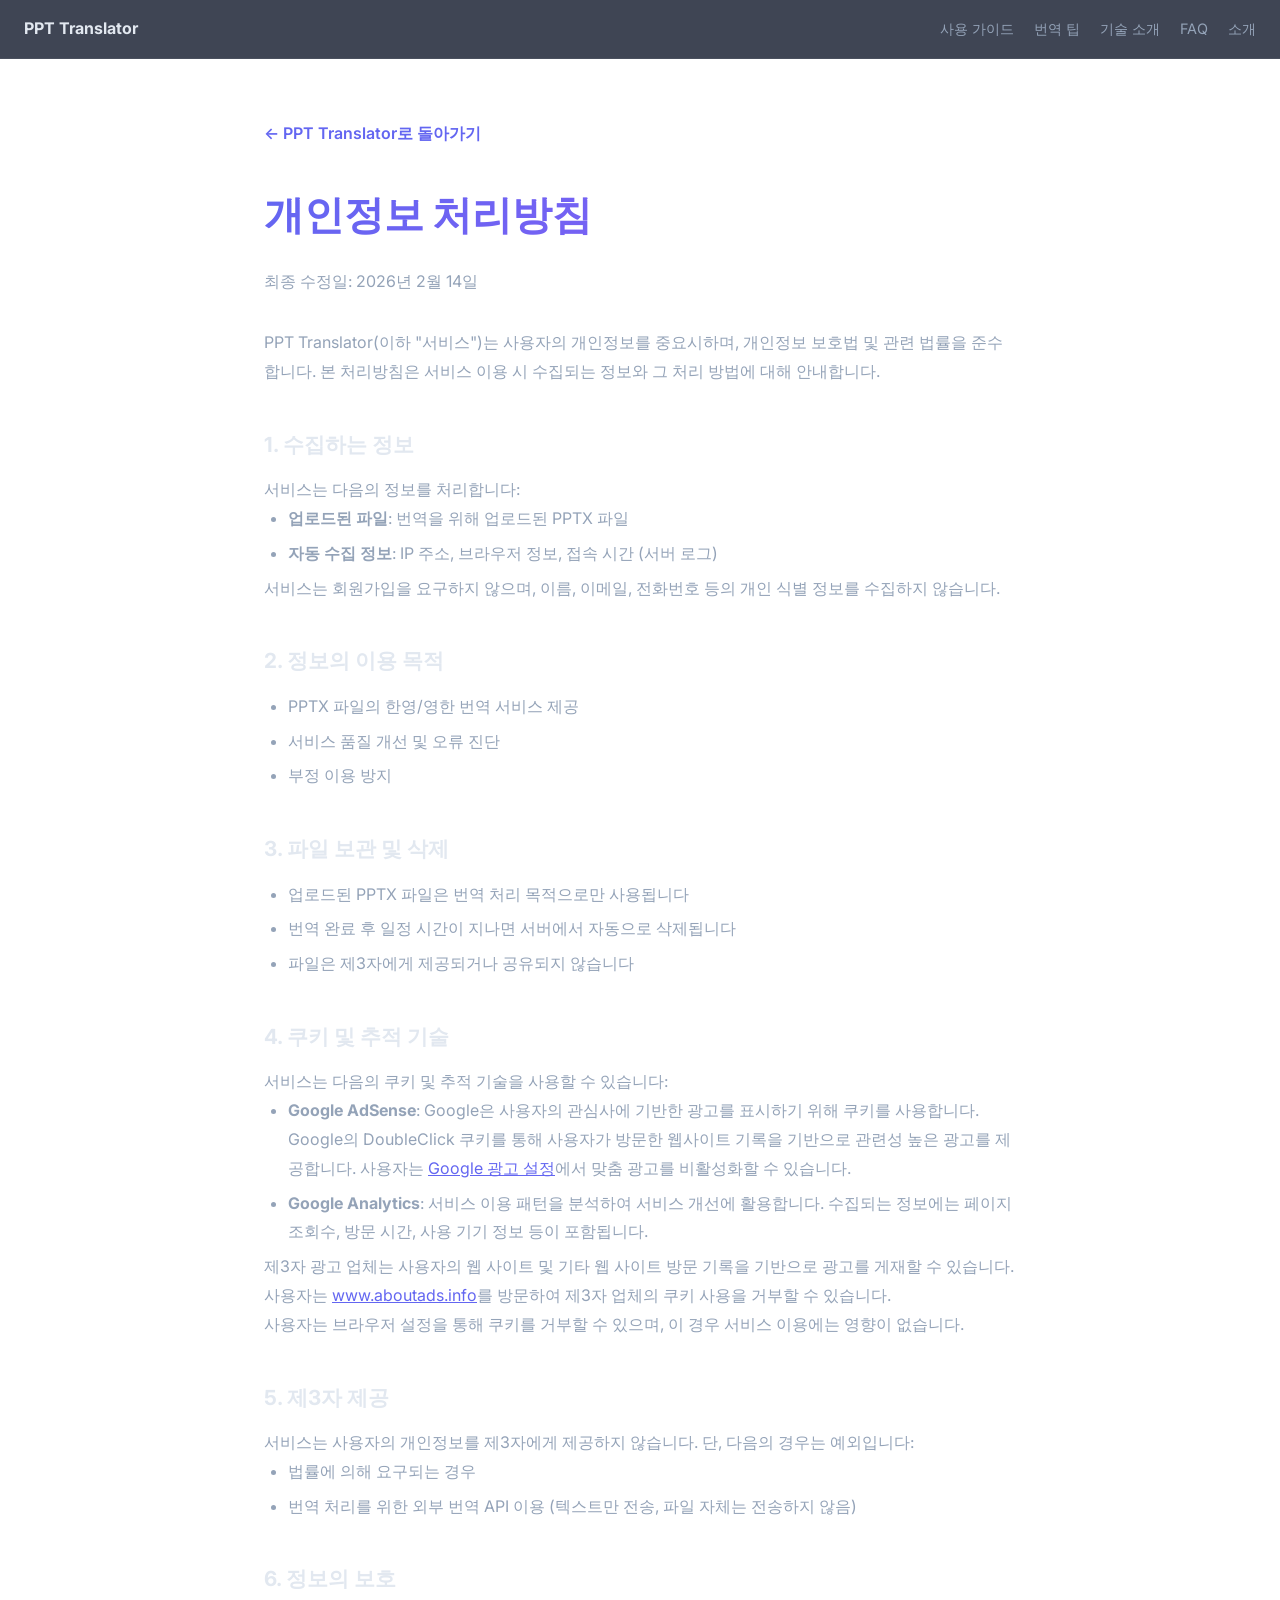
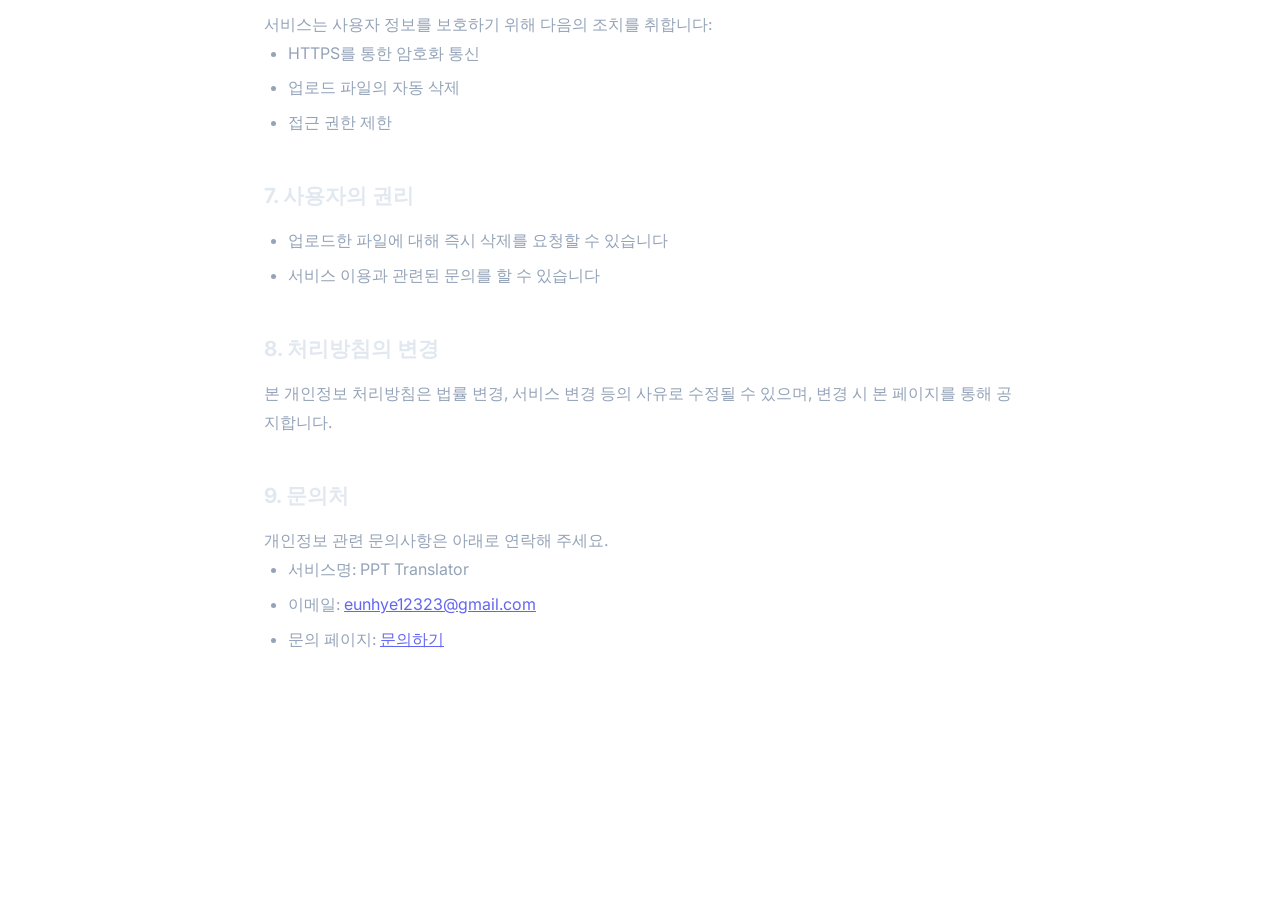
<file: cloudflare-pages/privacy.html>
<!DOCTYPE html>
<html lang="ko">

<head>
    <meta charset="UTF-8">
    <meta name="google-adsense-account" content="ca-pub-9949834393027889">
    <script async src="https://pagead2.googlesyndication.com/pagead/js/adsbygoogle.js?client=ca-pub-9949834393027889"
        crossorigin="anonymous"></script>
    <meta name="viewport" content="width=device-width, initial-scale=1.0">
    <title>개인정보 처리방침 — PPT Translator</title>
    <meta name="description" content="PPT Translator 개인정보 처리방침. 사용자 데이터 수집, 처리, 보호에 대한 안내입니다.">
    <meta property="og:title" content="개인정보 처리방침 — PPT Translator">
    <meta property="og:description" content="PPT Translator 개인정보 처리방침입니다.">
    <meta property="og:type" content="website">
    <meta property="og:url" content="https://ppt-translate.pages.dev/privacy.html">
    <link rel="canonical" href="https://ppt-translate.pages.dev/privacy.html">
    <link rel="preconnect" href="https://fonts.googleapis.com">
    <link rel="preconnect" href="https://fonts.gstatic.com" crossorigin>
    <link
        href="https://fonts.googleapis.com/css2?family=Inter:wght@400;500;600;700;800&family=Noto+Sans+KR:wght@400;500;700&display=swap"
        rel="stylesheet">
    <link rel="stylesheet" href="./style.css">
    <style>
        .page-container {
            max-width: 800px;
            margin: 0 auto;
            padding: 60px 24px;
            color: var(--text-primary, #f1f5f9);
            line-height: 1.8;
        }

        .page-container h1 {
            font-size: 2.5rem;
            font-weight: 800;
            margin-bottom: 16px;
            background: linear-gradient(135deg, #6366f1, #8b5cf6);
            -webkit-background-clip: text;
            -webkit-text-fill-color: transparent;
        }

        .page-container h2 {
            font-size: 1.3rem;
            font-weight: 700;
            margin-top: 40px;
            margin-bottom: 12px;
            color: #e2e8f0;
        }

        .page-container p,
        .page-container li {
            color: #94a3b8;
            font-size: 1rem;
        }

        .page-container ul {
            padding-left: 24px;
        }

        .page-container li {
            margin-bottom: 6px;
        }

        .back-link {
            display: inline-block;
            margin-bottom: 32px;
            color: #6366f1;
            text-decoration: none;
            font-weight: 600;
        }

        .back-link:hover {
            text-decoration: underline;
        }

        .update-date {
            color: #64748b;
            font-size: 0.9rem;
            margin-bottom: 32px;
        }

        footer {
            text-align: center;
            padding: 40px 20px;
            margin-top: 60px;
            border-top: 1px solid rgba(255, 255, 255, 0.1);
            color: rgba(255, 255, 255, 0.5);
            font-size: 0.85rem;
        }

        footer a {
            color: rgba(255, 255, 255, 0.6);
            text-decoration: none;
            margin: 0 12px;
        }

        footer a:hover {
            color: #a5b4fc;
        }

        .nav-global {
            display: flex;
            gap: 20px;
            padding: 16px 24px;
            background: rgba(15, 23, 42, 0.8);
            backdrop-filter: blur(10px);
            border-bottom: 1px solid rgba(255, 255, 255, 0.06);
            flex-wrap: wrap;
            align-items: center;
        }

        .nav-global a {
            color: #94a3b8;
            text-decoration: none;
            font-size: 0.9rem;
            transition: color 0.2s;
        }

        .nav-global a:hover {
            color: #6366f1;
        }

        .nav-global .nav-brand {
            color: #e2e8f0;
            font-weight: 700;
            font-size: 1rem;
            margin-right: auto;
        }
    </style>
</head>

<body>
    <nav class="nav-global">
        <a href="./" class="nav-brand">PPT Translator</a>
        <a href="./guide.html">사용 가이드</a>
        <a href="./tips.html">번역 팁</a>
        <a href="./how-it-works.html">기술 소개</a>
        <a href="./faq-detail.html">FAQ</a>
        <a href="./about.html">소개</a>
    </nav>

    <div class="page-container">
        <a href="./" class="back-link">← PPT Translator로 돌아가기</a>

        <h1>개인정보 처리방침</h1>
        <p class="update-date">최종 수정일: 2026년 2월 14일</p>

        <p>
            PPT Translator(이하 "서비스")는 사용자의 개인정보를 중요시하며,
            개인정보 보호법 및 관련 법률을 준수합니다. 본 처리방침은 서비스 이용 시
            수집되는 정보와 그 처리 방법에 대해 안내합니다.
        </p>

        <h2>1. 수집하는 정보</h2>
        <p>서비스는 다음의 정보를 처리합니다:</p>
        <ul>
            <li><strong>업로드된 파일</strong>: 번역을 위해 업로드된 PPTX 파일</li>
            <li><strong>자동 수집 정보</strong>: IP 주소, 브라우저 정보, 접속 시간 (서버 로그)</li>
        </ul>
        <p>서비스는 회원가입을 요구하지 않으며, 이름, 이메일, 전화번호 등의 개인 식별 정보를 수집하지 않습니다.</p>

        <h2>2. 정보의 이용 목적</h2>
        <ul>
            <li>PPTX 파일의 한영/영한 번역 서비스 제공</li>
            <li>서비스 품질 개선 및 오류 진단</li>
            <li>부정 이용 방지</li>
        </ul>

        <h2>3. 파일 보관 및 삭제</h2>
        <ul>
            <li>업로드된 PPTX 파일은 번역 처리 목적으로만 사용됩니다</li>
            <li>번역 완료 후 일정 시간이 지나면 서버에서 자동으로 삭제됩니다</li>
            <li>파일은 제3자에게 제공되거나 공유되지 않습니다</li>
        </ul>

        <h2>4. 쿠키 및 추적 기술</h2>
        <p>서비스는 다음의 쿠키 및 추적 기술을 사용할 수 있습니다:</p>
        <ul>
            <li><strong>Google AdSense</strong>: Google은 사용자의 관심사에 기반한 광고를 표시하기 위해 쿠키를 사용합니다.
                Google의 DoubleClick 쿠키를 통해 사용자가 방문한 웹사이트 기록을 기반으로 관련성 높은 광고를 제공합니다.
                사용자는 <a href="https://www.google.com/settings/ads" target="_blank" rel="noopener"
                    style="color:#6366f1;">Google 광고 설정</a>에서
                맞춤 광고를 비활성화할 수 있습니다.</li>
            <li><strong>Google Analytics</strong>: 서비스 이용 패턴을 분석하여 서비스 개선에 활용합니다.
                수집되는 정보에는 페이지 조회수, 방문 시간, 사용 기기 정보 등이 포함됩니다.</li>
        </ul>
        <p>
            제3자 광고 업체는 사용자의 웹 사이트 및 기타 웹 사이트 방문 기록을 기반으로 광고를 게재할 수 있습니다.
            사용자는 <a href="https://www.aboutads.info/choices/" target="_blank" rel="noopener"
                style="color:#6366f1;">www.aboutads.info</a>를 방문하여
            제3자 업체의 쿠키 사용을 거부할 수 있습니다.
        </p>
        <p>
            사용자는 브라우저 설정을 통해 쿠키를 거부할 수 있으며,
            이 경우 서비스 이용에는 영향이 없습니다.
        </p>

        <h2>5. 제3자 제공</h2>
        <p>서비스는 사용자의 개인정보를 제3자에게 제공하지 않습니다. 단, 다음의 경우는 예외입니다:</p>
        <ul>
            <li>법률에 의해 요구되는 경우</li>
            <li>번역 처리를 위한 외부 번역 API 이용 (텍스트만 전송, 파일 자체는 전송하지 않음)</li>
        </ul>

        <h2>6. 정보의 보호</h2>
        <p>서비스는 사용자 정보를 보호하기 위해 다음의 조치를 취합니다:</p>
        <ul>
            <li>HTTPS를 통한 암호화 통신</li>
            <li>업로드 파일의 자동 삭제</li>
            <li>접근 권한 제한</li>
        </ul>

        <h2>7. 사용자의 권리</h2>
        <ul>
            <li>업로드한 파일에 대해 즉시 삭제를 요청할 수 있습니다</li>
            <li>서비스 이용과 관련된 문의를 할 수 있습니다</li>
        </ul>

        <h2>8. 처리방침의 변경</h2>
        <p>
            본 개인정보 처리방침은 법률 변경, 서비스 변경 등의 사유로 수정될 수 있으며,
            변경 시 본 페이지를 통해 공지합니다.
        </p>

        <h2>9. 문의처</h2>
        <p>개인정보 관련 문의사항은 아래로 연락해 주세요.</p>
        <ul>
            <li>서비스명: PPT Translator</li>
            <li>이메일: <a href="mailto:eunhye12323@gmail.com" style="color:#6366f1;">eunhye12323@gmail.com</a></li>
            <li>문의 페이지: <a href="./contact.html" style="color:#6366f1;">문의하기</a></li>
        </ul>
    </div>

    <footer>
        <div style="margin-bottom:12px;">
            <a href="./">홈</a>
            <a href="./guide.html">사용 가이드</a>
            <a href="./tips.html">번역 팁</a>
            <a href="./how-it-works.html">기술 소개</a>
            <a href="./faq-detail.html">FAQ</a>
            <a href="./about.html">소개</a>
            <a href="./terms.html">이용약관</a>
            <a href="./privacy.html">개인정보 처리방침</a>
            <a href="./contact.html">문의하기</a>
        </div>
        <p>&copy; 2026 PPT Translator. All rights reserved.</p>
    </footer>
</body>

</html>
</file>
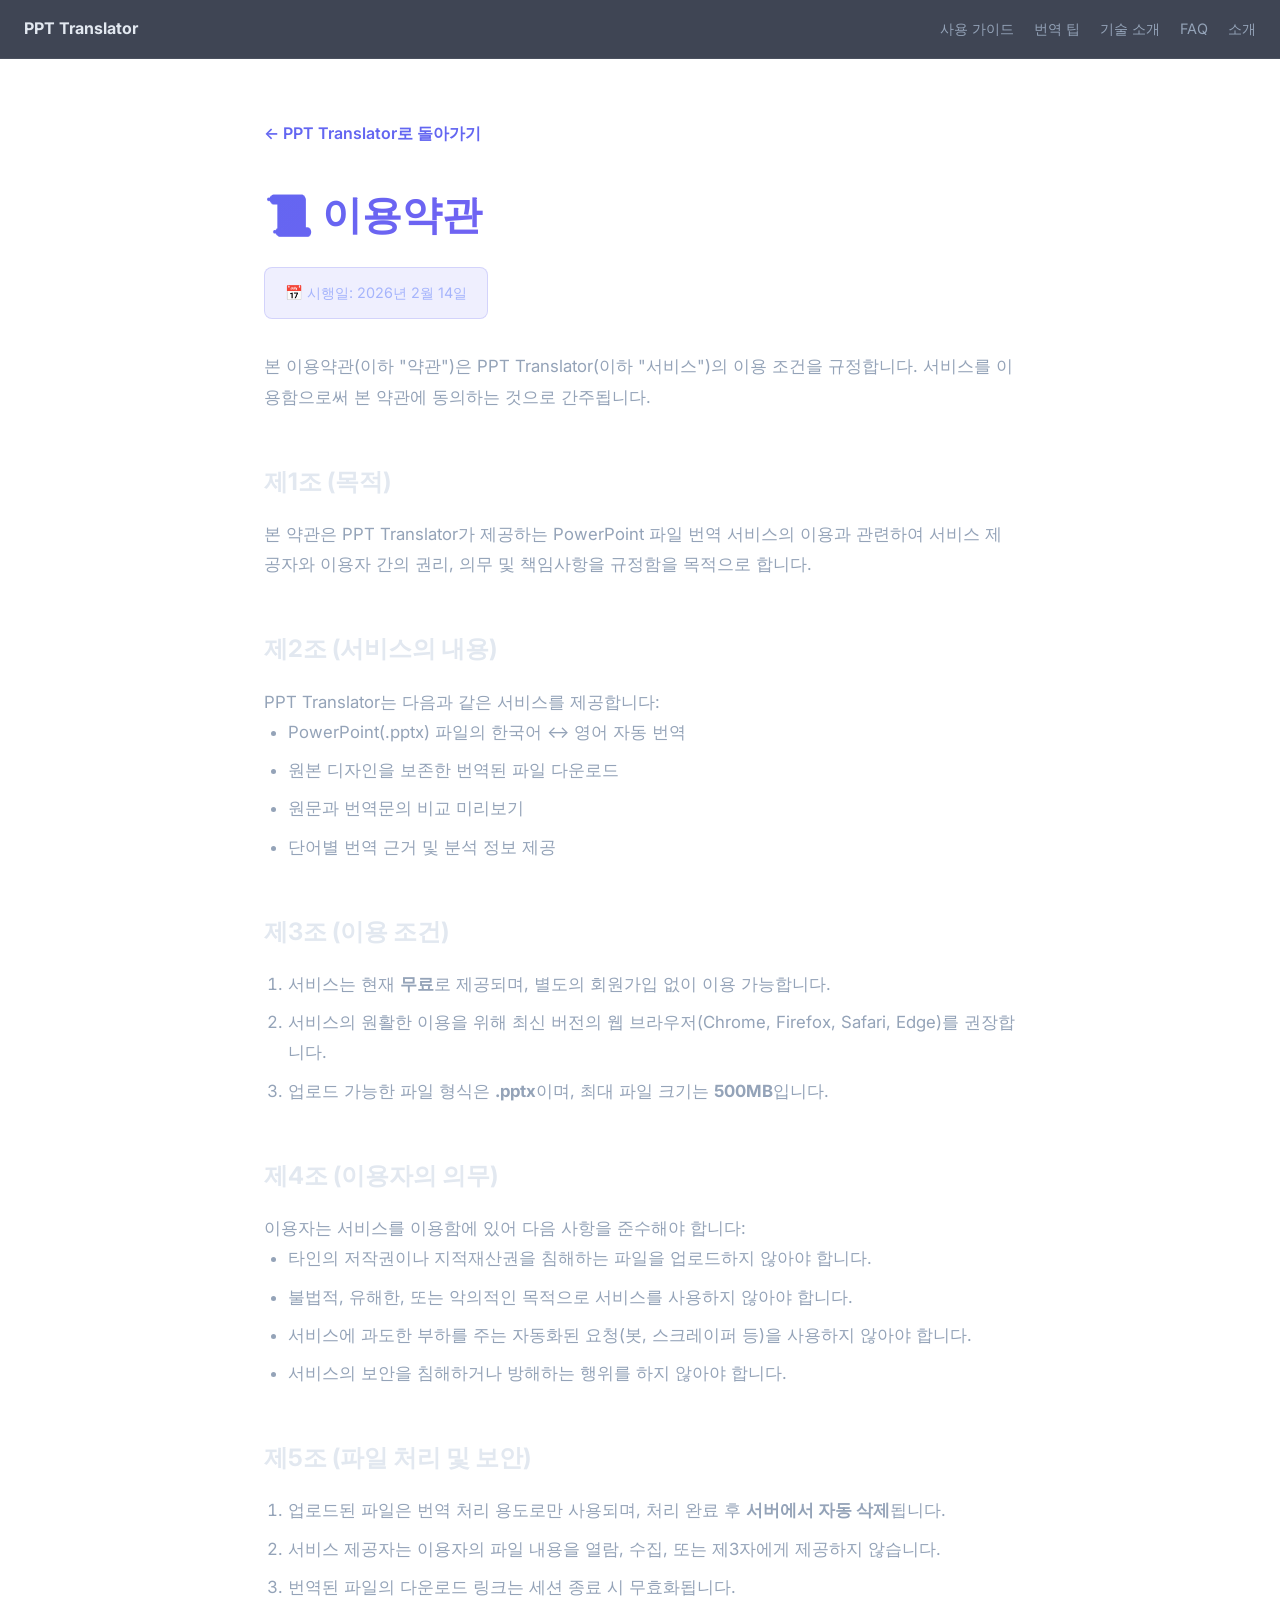
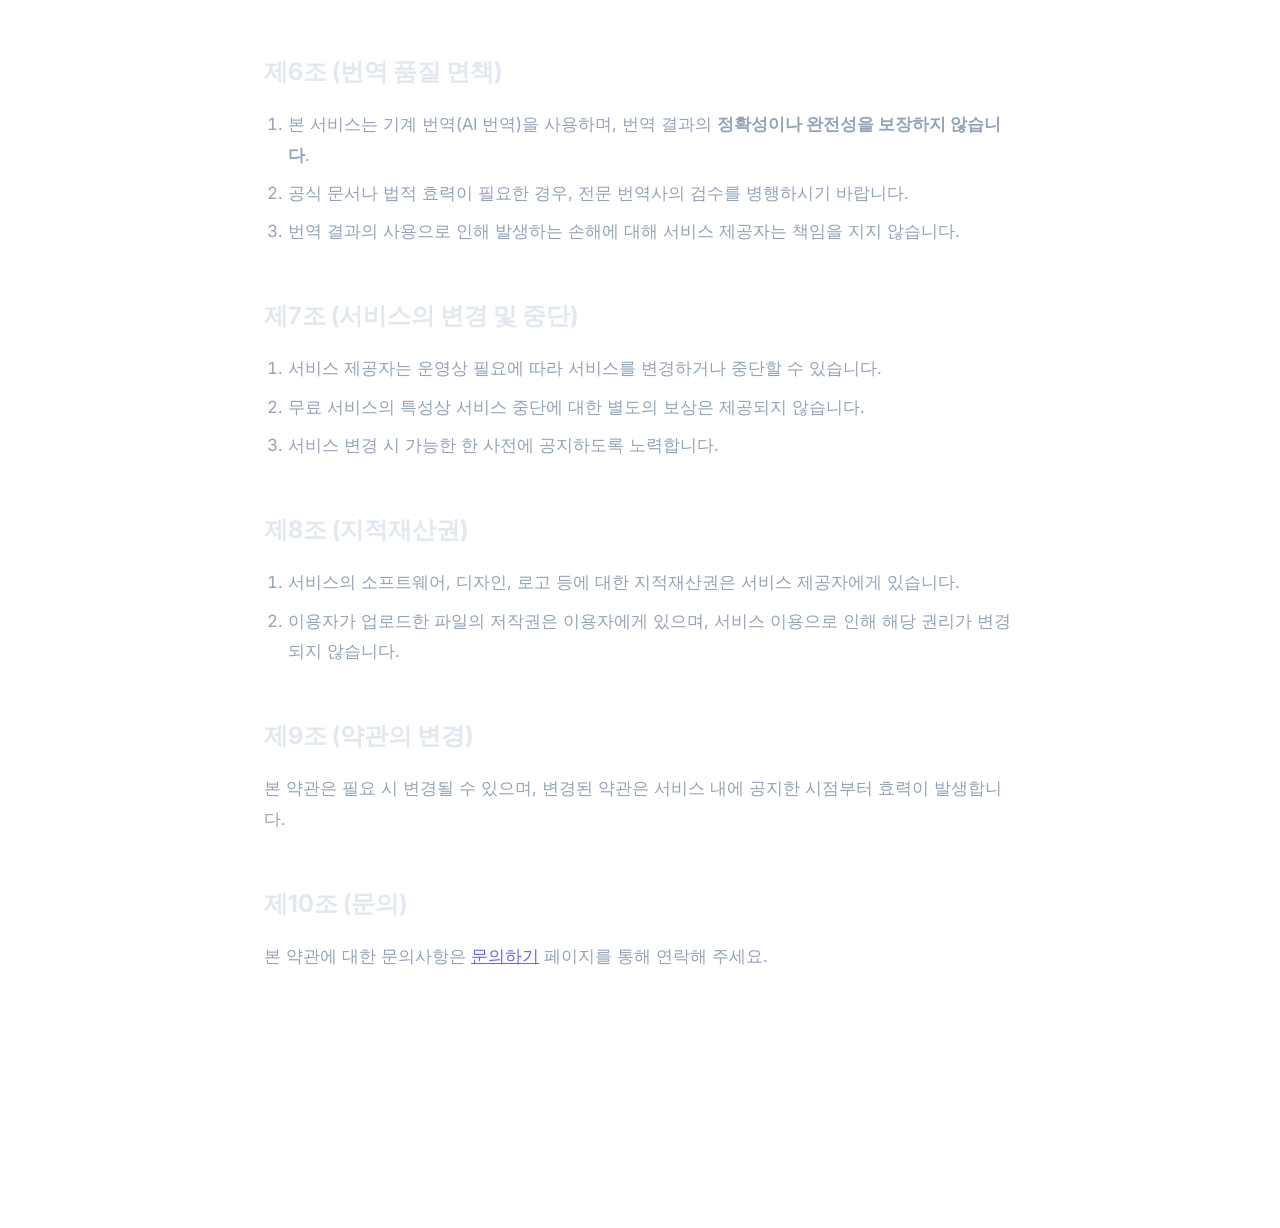
<file: cloudflare-pages/terms.html>
<!DOCTYPE html>
<html lang="ko">

<head>
    <meta charset="UTF-8">
    <meta name="google-adsense-account" content="ca-pub-9949834393027889">
    <script async src="https://pagead2.googlesyndication.com/pagead/js/adsbygoogle.js?client=ca-pub-9949834393027889"
        crossorigin="anonymous"></script>
    <meta name="viewport" content="width=device-width, initial-scale=1.0">
    <title>이용약관 — PPT Translator</title>
    <meta name="description" content="PPT Translator 서비스 이용약관. 서비스 이용 조건, 사용자 의무, 면책사항 등을 안내합니다.">
    <meta property="og:title" content="이용약관 — PPT Translator">
    <meta property="og:description" content="PPT Translator 서비스 이용약관입니다.">
    <meta property="og:type" content="website">
    <meta property="og:url" content="https://ppt-translate.pages.dev/terms.html">
    <link rel="preconnect" href="https://fonts.googleapis.com">
    <link rel="preconnect" href="https://fonts.gstatic.com" crossorigin>
    <link
        href="https://fonts.googleapis.com/css2?family=Inter:wght@400;500;600;700;800&family=Noto+Sans+KR:wght@400;500;700&display=swap"
        rel="stylesheet">
    <link rel="stylesheet" href="./style.css">
    <style>
        .page-container {
            max-width: 800px;
            margin: 0 auto;
            padding: 60px 24px;
            color: var(--text-primary, #f1f5f9);
            line-height: 1.8;
        }

        .page-container h1 {
            font-size: 2.5rem;
            font-weight: 800;
            margin-bottom: 16px;
            background: linear-gradient(135deg, #6366f1, #8b5cf6);
            -webkit-background-clip: text;
            -webkit-text-fill-color: transparent;
        }

        .page-container h2 {
            font-size: 1.5rem;
            font-weight: 700;
            margin-top: 48px;
            margin-bottom: 16px;
            color: #e2e8f0;
        }

        .page-container h3 {
            font-size: 1.15rem;
            font-weight: 600;
            margin-top: 24px;
            margin-bottom: 8px;
            color: #cbd5e1;
        }

        .page-container p,
        .page-container li {
            color: #94a3b8;
            font-size: 1.05rem;
        }

        .page-container ul,
        .page-container ol {
            padding-left: 24px;
        }

        .page-container li {
            margin-bottom: 8px;
        }

        .back-link {
            display: inline-block;
            margin-bottom: 32px;
            color: #6366f1;
            text-decoration: none;
            font-weight: 600;
        }

        .back-link:hover {
            text-decoration: underline;
        }

        .effective-date {
            background: rgba(99, 102, 241, 0.1);
            border: 1px solid rgba(99, 102, 241, 0.2);
            border-radius: 8px;
            padding: 12px 20px;
            display: inline-block;
            margin-bottom: 32px;
            color: #a5b4fc;
            font-size: 0.9rem;
        }

        footer {
            text-align: center;
            padding: 40px 20px;
            margin-top: 60px;
            border-top: 1px solid rgba(255, 255, 255, 0.1);
            color: rgba(255, 255, 255, 0.5);
            font-size: 0.85rem;
        }

        footer a {
            color: rgba(255, 255, 255, 0.6);
            text-decoration: none;
            margin: 0 12px;
        }

        footer a:hover {
            color: #a5b4fc;
        }

        .nav-global {
            display: flex;
            gap: 20px;
            padding: 16px 24px;
            background: rgba(15, 23, 42, 0.8);
            backdrop-filter: blur(10px);
            border-bottom: 1px solid rgba(255, 255, 255, 0.06);
            flex-wrap: wrap;
            align-items: center;
        }

        .nav-global a {
            color: #94a3b8;
            text-decoration: none;
            font-size: 0.9rem;
            transition: color 0.2s;
        }

        .nav-global a:hover {
            color: #6366f1;
        }

        .nav-global .nav-brand {
            color: #e2e8f0;
            font-weight: 700;
            font-size: 1rem;
            margin-right: auto;
        }
    </style>
</head>

<body>
    <nav class="nav-global">
        <a href="./" class="nav-brand">PPT Translator</a>
        <a href="./guide.html">사용 가이드</a>
        <a href="./tips.html">번역 팁</a>
        <a href="./how-it-works.html">기술 소개</a>
        <a href="./faq-detail.html">FAQ</a>
        <a href="./about.html">소개</a>
    </nav>

    <div class="page-container">
        <a href="./" class="back-link">← PPT Translator로 돌아가기</a>

        <h1>📜 이용약관</h1>
        <div class="effective-date">📅 시행일: 2026년 2월 14일</div>

        <p>본 이용약관(이하 "약관")은 PPT Translator(이하 "서비스")의 이용 조건을 규정합니다.
            서비스를 이용함으로써 본 약관에 동의하는 것으로 간주됩니다.</p>

        <h2>제1조 (목적)</h2>
        <p>본 약관은 PPT Translator가 제공하는 PowerPoint 파일 번역 서비스의 이용과 관련하여
            서비스 제공자와 이용자 간의 권리, 의무 및 책임사항을 규정함을 목적으로 합니다.</p>

        <h2>제2조 (서비스의 내용)</h2>
        <p>PPT Translator는 다음과 같은 서비스를 제공합니다:</p>
        <ul>
            <li>PowerPoint(.pptx) 파일의 한국어 ↔ 영어 자동 번역</li>
            <li>원본 디자인을 보존한 번역된 파일 다운로드</li>
            <li>원문과 번역문의 비교 미리보기</li>
            <li>단어별 번역 근거 및 분석 정보 제공</li>
        </ul>

        <h2>제3조 (이용 조건)</h2>
        <ol>
            <li>서비스는 현재 <strong>무료</strong>로 제공되며, 별도의 회원가입 없이 이용 가능합니다.</li>
            <li>서비스의 원활한 이용을 위해 최신 버전의 웹 브라우저(Chrome, Firefox, Safari, Edge)를 권장합니다.</li>
            <li>업로드 가능한 파일 형식은 <strong>.pptx</strong>이며, 최대 파일 크기는 <strong>500MB</strong>입니다.</li>
        </ol>

        <h2>제4조 (이용자의 의무)</h2>
        <p>이용자는 서비스를 이용함에 있어 다음 사항을 준수해야 합니다:</p>
        <ul>
            <li>타인의 저작권이나 지적재산권을 침해하는 파일을 업로드하지 않아야 합니다.</li>
            <li>불법적, 유해한, 또는 악의적인 목적으로 서비스를 사용하지 않아야 합니다.</li>
            <li>서비스에 과도한 부하를 주는 자동화된 요청(봇, 스크레이퍼 등)을 사용하지 않아야 합니다.</li>
            <li>서비스의 보안을 침해하거나 방해하는 행위를 하지 않아야 합니다.</li>
        </ul>

        <h2>제5조 (파일 처리 및 보안)</h2>
        <ol>
            <li>업로드된 파일은 번역 처리 용도로만 사용되며, 처리 완료 후 <strong>서버에서 자동 삭제</strong>됩니다.</li>
            <li>서비스 제공자는 이용자의 파일 내용을 열람, 수집, 또는 제3자에게 제공하지 않습니다.</li>
            <li>번역된 파일의 다운로드 링크는 세션 종료 시 무효화됩니다.</li>
        </ol>

        <h2>제6조 (번역 품질 면책)</h2>
        <ol>
            <li>본 서비스는 기계 번역(AI 번역)을 사용하며, 번역 결과의 <strong>정확성이나 완전성을 보장하지 않습니다</strong>.</li>
            <li>공식 문서나 법적 효력이 필요한 경우, 전문 번역사의 검수를 병행하시기 바랍니다.</li>
            <li>번역 결과의 사용으로 인해 발생하는 손해에 대해 서비스 제공자는 책임을 지지 않습니다.</li>
        </ol>

        <h2>제7조 (서비스의 변경 및 중단)</h2>
        <ol>
            <li>서비스 제공자는 운영상 필요에 따라 서비스를 변경하거나 중단할 수 있습니다.</li>
            <li>무료 서비스의 특성상 서비스 중단에 대한 별도의 보상은 제공되지 않습니다.</li>
            <li>서비스 변경 시 가능한 한 사전에 공지하도록 노력합니다.</li>
        </ol>

        <h2>제8조 (지적재산권)</h2>
        <ol>
            <li>서비스의 소프트웨어, 디자인, 로고 등에 대한 지적재산권은 서비스 제공자에게 있습니다.</li>
            <li>이용자가 업로드한 파일의 저작권은 이용자에게 있으며, 서비스 이용으로 인해 해당 권리가 변경되지 않습니다.</li>
        </ol>

        <h2>제9조 (약관의 변경)</h2>
        <p>본 약관은 필요 시 변경될 수 있으며, 변경된 약관은 서비스 내에 공지한 시점부터 효력이 발생합니다.</p>

        <h2>제10조 (문의)</h2>
        <p>본 약관에 대한 문의사항은 <a href="./contact.html" style="color:#6366f1;">문의하기</a> 페이지를 통해 연락해 주세요.</p>
    </div>

    <footer>
        <div style="margin-bottom:12px;">
            <a href="./">홈</a>
            <a href="./guide.html">사용 가이드</a>
            <a href="./tips.html">번역 팁</a>
            <a href="./how-it-works.html">기술 소개</a>
            <a href="./faq-detail.html">FAQ</a>
            <a href="./about.html">소개</a>
            <a href="./terms.html">이용약관</a>
            <a href="./privacy.html">개인정보 처리방침</a>
            <a href="./contact.html">문의하기</a>
        </div>
        <p>&copy; 2026 PPT Translator. All rights reserved.</p>
    </footer>
</body>

</html>
</file>
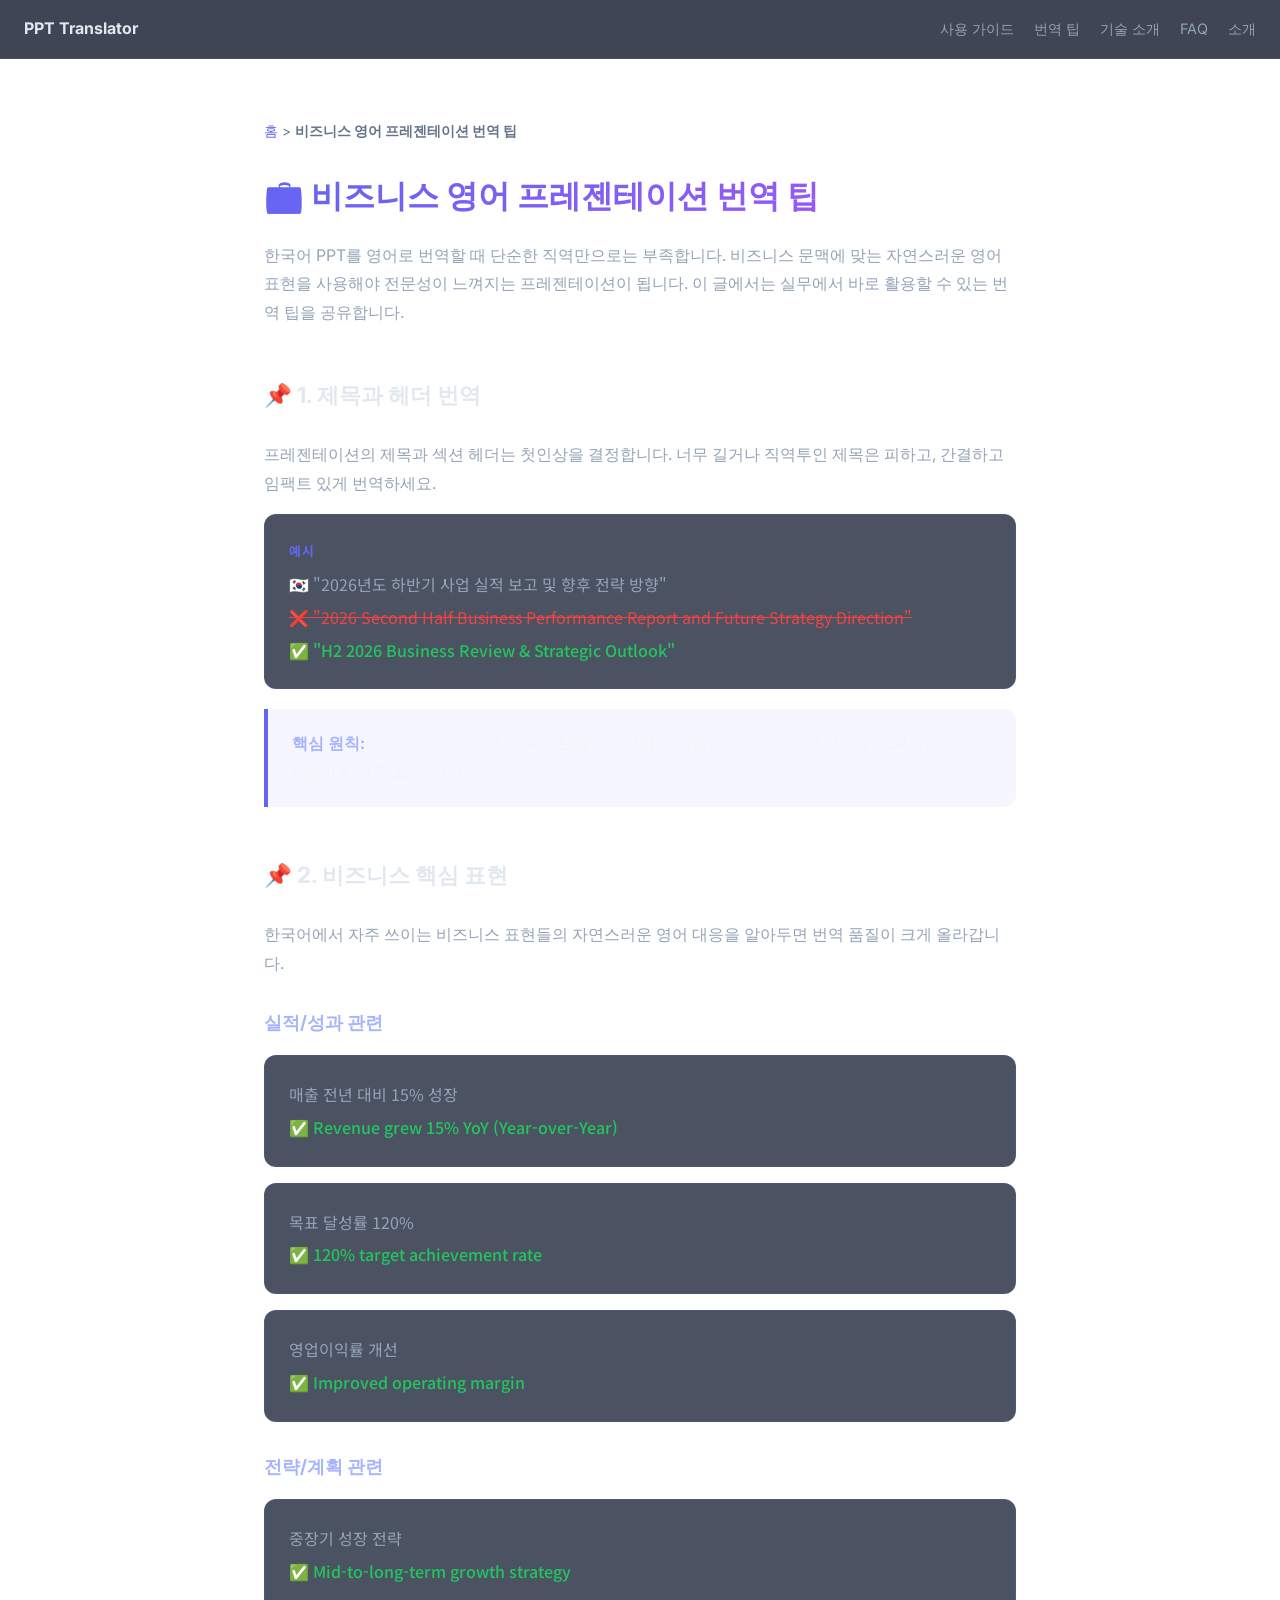
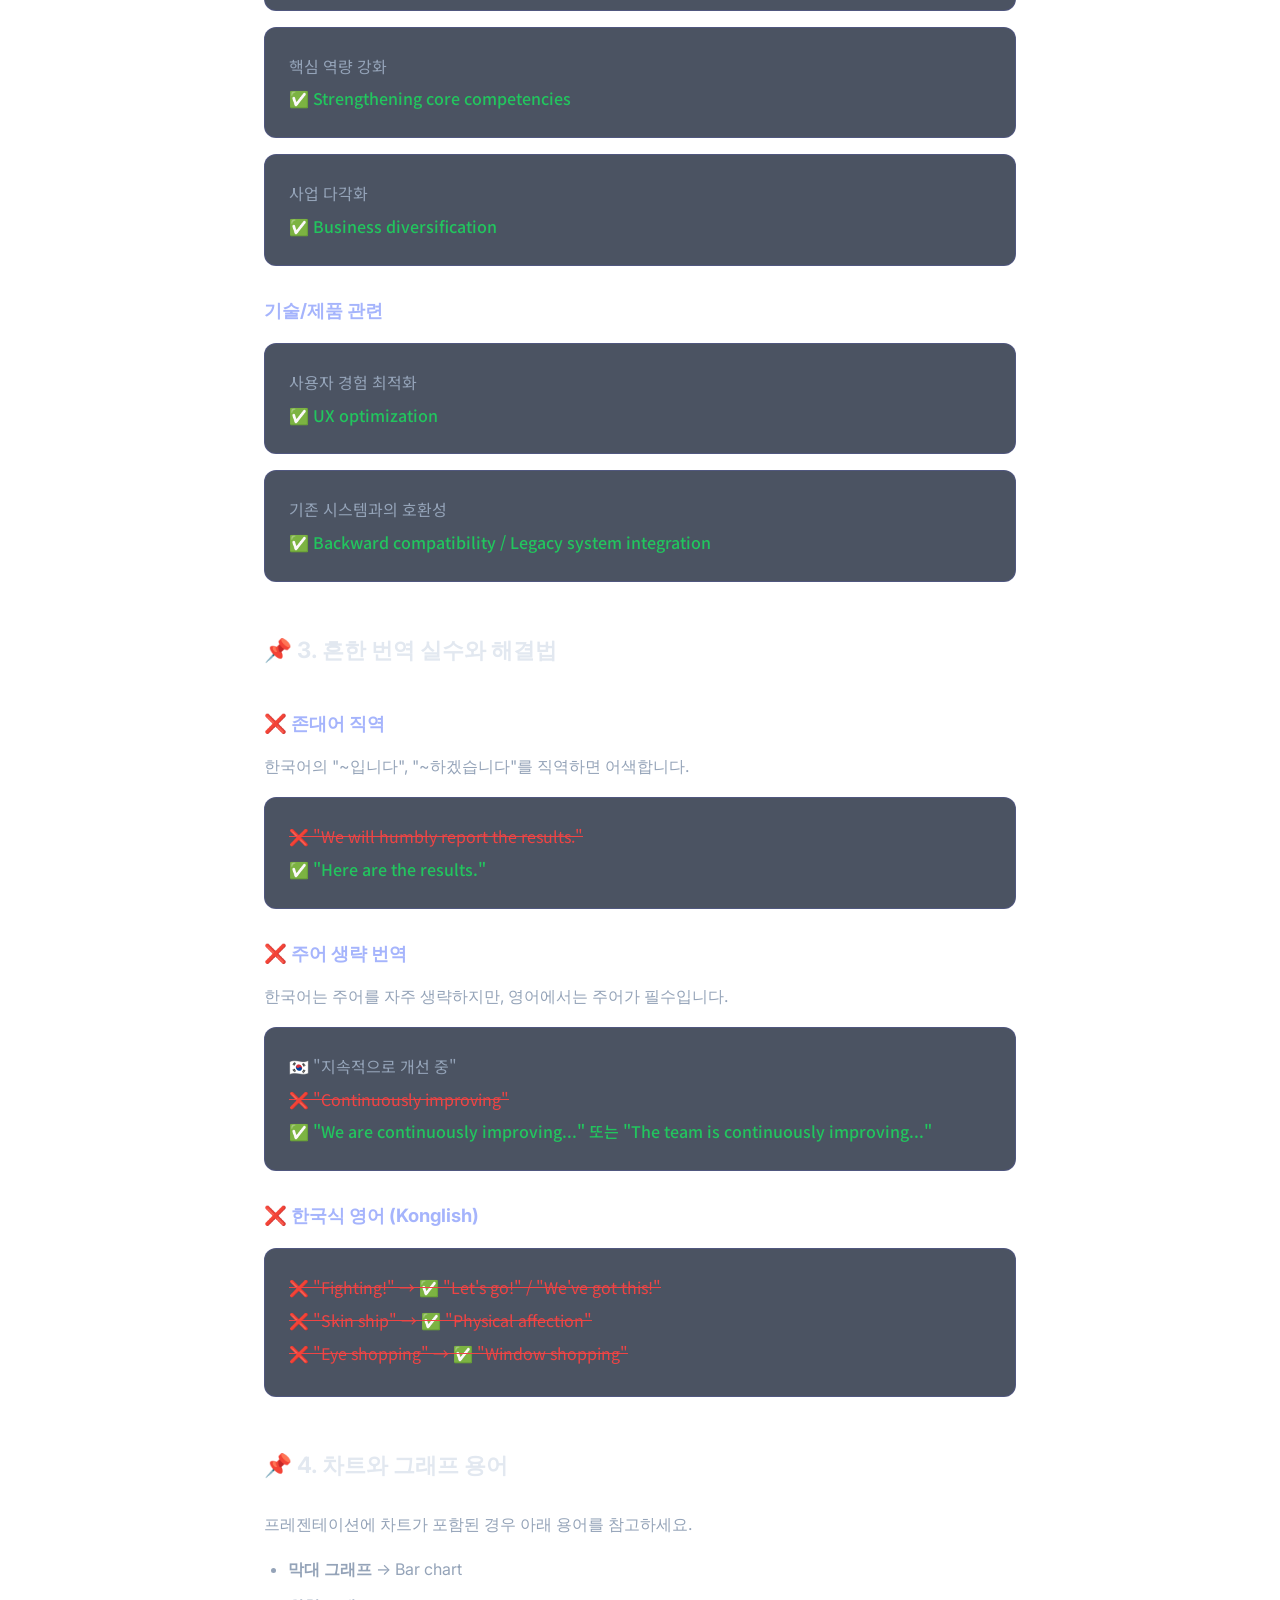
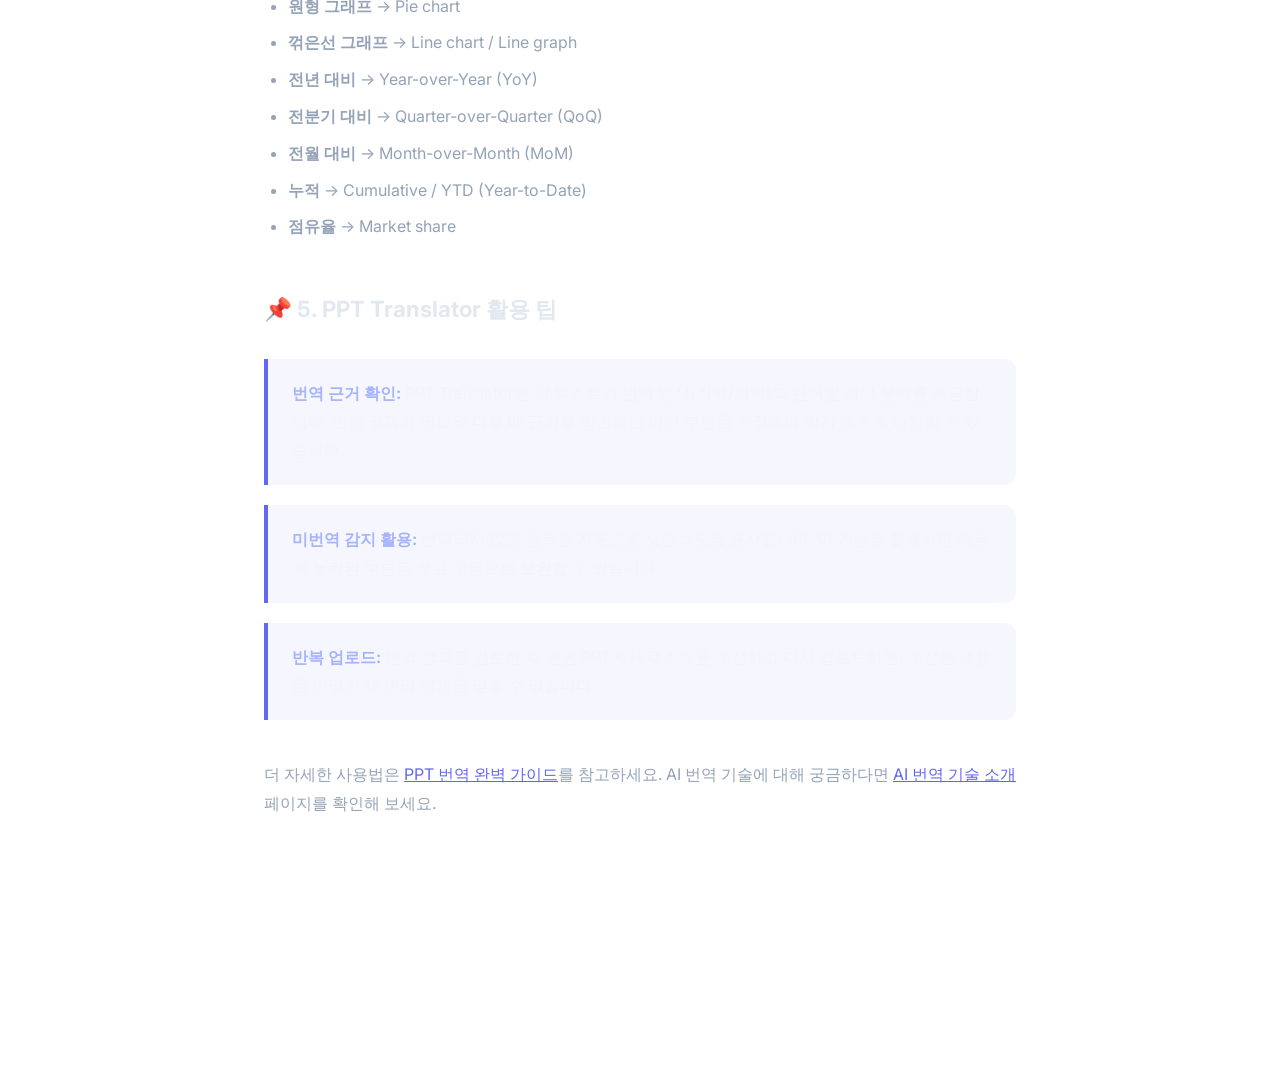
<file: cloudflare-pages/tips.html>
<!DOCTYPE html>
<html lang="ko">

<head>
    <meta charset="UTF-8">
    <meta name="google-adsense-account" content="ca-pub-9949834393027889">
    <script async src="https://pagead2.googlesyndication.com/pagead/js/adsbygoogle.js?client=ca-pub-9949834393027889"
        crossorigin="anonymous"></script>
    <meta name="viewport" content="width=device-width, initial-scale=1.0">
    <title>비즈니스 영어 프레젠테이션 번역 팁 — PPT Translator</title>
    <meta name="description" content="한영 번역 시 꼭 알아야 할 핵심 팁. 비즈니스 영어 표현, 전문 용어 처리 방법, 번역 품질을 높이는 실전 노하우를 공유합니다.">
    <meta name="keywords" content="비즈니스 영어, 프레젠테이션 번역 팁, 한영 번역 노하우, PPT 영어 표현">
    <link rel="canonical" href="https://ppt-translate.pages.dev/tips.html">
    <link
        href="https://fonts.googleapis.com/css2?family=Inter:wght@400;500;600;700;800&family=Noto+Sans+KR:wght@400;500;700&display=swap"
        rel="stylesheet">
    <link rel="stylesheet" href="./style.css">
    <style>
        .page-container {
            max-width: 800px;
            margin: 0 auto;
            padding: 60px 24px;
            color: var(--text-primary, #f1f5f9);
            line-height: 1.8;
        }

        .page-container h1 {
            font-size: 2rem;
            margin-bottom: 16px;
            background: linear-gradient(135deg, #6366f1, #a855f7);
            -webkit-background-clip: text;
            background-clip: text;
            -webkit-text-fill-color: transparent;
        }

        .page-container h2 {
            font-size: 1.4rem;
            margin-top: 48px;
            margin-bottom: 16px;
            color: #e2e8f0;
            border-bottom: 1px solid rgba(255, 255, 255, 0.1);
            padding-bottom: 8px;
        }

        .page-container h3 {
            font-size: 1.15rem;
            margin-top: 28px;
            margin-bottom: 12px;
            color: #a5b4fc;
        }

        .page-container p {
            color: #94a3b8;
            margin-bottom: 16px;
        }

        .page-container ul,
        .page-container ol {
            color: #94a3b8;
            margin-bottom: 16px;
            padding-left: 24px;
        }

        .page-container li {
            margin-bottom: 8px;
        }

        .breadcrumb {
            color: #64748b;
            font-size: 0.85rem;
            margin-bottom: 24px;
        }

        .breadcrumb a {
            color: #6366f1;
            text-decoration: none;
        }

        .example-box {
            background: rgba(30, 41, 59, 0.8);
            border: 1px solid rgba(99, 102, 241, 0.2);
            border-radius: 12px;
            padding: 24px;
            margin: 16px 0;
            font-family: 'Noto Sans KR', sans-serif;
        }

        .example-box .label {
            font-size: 0.8rem;
            color: #6366f1;
            font-weight: 700;
            text-transform: uppercase;
            letter-spacing: 1px;
            margin-bottom: 8px;
        }

        .example-box .korean {
            color: #94a3b8;
            margin-bottom: 4px;
        }

        .example-box .english {
            color: #22c55e;
            font-weight: 500;
        }

        .example-box .bad {
            color: #ef4444;
            text-decoration: line-through;
            margin-bottom: 4px;
        }

        .tip-card {
            background: rgba(99, 102, 241, 0.06);
            border-left: 4px solid #6366f1;
            border-radius: 0 12px 12px 0;
            padding: 20px 24px;
            margin: 20px 0;
        }

        .tip-card strong {
            color: #a5b4fc;
        }

        .category-badge {
            display: inline-block;
            background: rgba(99, 102, 241, 0.15);
            color: #a5b4fc;
            padding: 4px 12px;
            border-radius: 20px;
            font-size: 0.8rem;
            font-weight: 600;
            margin-bottom: 12px;
        }

        .nav-global {
            display: flex;
            gap: 20px;
            padding: 16px 24px;
            background: rgba(15, 23, 42, 0.8);
            backdrop-filter: blur(10px);
            border-bottom: 1px solid rgba(255, 255, 255, 0.06);
            flex-wrap: wrap;
            align-items: center;
        }

        .nav-global a {
            color: #94a3b8;
            text-decoration: none;
            font-size: 0.9rem;
            transition: color 0.2s;
        }

        .nav-global a:hover {
            color: #6366f1;
        }

        .nav-global .nav-brand {
            color: #e2e8f0;
            font-weight: 700;
            font-size: 1rem;
            margin-right: auto;
        }

        footer {
            text-align: center;
            padding: 40px 20px;
            margin-top: 60px;
            border-top: 1px solid rgba(255, 255, 255, 0.1);
            color: rgba(255, 255, 255, 0.5);
            font-size: 0.85rem;
        }

        footer a {
            color: rgba(255, 255, 255, 0.6);
            text-decoration: none;
            margin: 0 12px;
        }

        footer a:hover {
            color: #a5b4fc;
        }
    </style>
</head>

<body>
    <nav class="nav-global">
        <a href="./" class="nav-brand">PPT Translator</a>
        <a href="./guide.html">사용 가이드</a>
        <a href="./tips.html">번역 팁</a>
        <a href="./how-it-works.html">기술 소개</a>
        <a href="./faq-detail.html">FAQ</a>
        <a href="./about.html">소개</a>
    </nav>

    <div class="page-container">
        <div class="breadcrumb">
            <a href="./">홈</a> &gt; <strong>비즈니스 영어 프레젠테이션 번역 팁</strong>
        </div>

        <h1>💼 비즈니스 영어 프레젠테이션 번역 팁</h1>
        <p>한국어 PPT를 영어로 번역할 때 단순한 직역만으로는 부족합니다.
            비즈니스 문맥에 맞는 자연스러운 영어 표현을 사용해야 전문성이 느껴지는 프레젠테이션이 됩니다.
            이 글에서는 실무에서 바로 활용할 수 있는 번역 팁을 공유합니다.</p>

        <h2>📌 1. 제목과 헤더 번역</h2>
        <p>프레젠테이션의 제목과 섹션 헤더는 첫인상을 결정합니다.
            너무 길거나 직역투인 제목은 피하고, 간결하고 임팩트 있게 번역하세요.</p>

        <div class="example-box">
            <div class="label">예시</div>
            <div class="korean">🇰🇷 "2026년도 하반기 사업 실적 보고 및 향후 전략 방향"</div>
            <div class="bad">❌ "2026 Second Half Business Performance Report and Future Strategy Direction"</div>
            <div class="english">✅ "H2 2026 Business Review & Strategic Outlook"</div>
        </div>

        <div class="tip-card">
            <strong>핵심 원칙:</strong> 영어 프레젠테이션 제목은 보통 5~8단어가 적절합니다.
            약어(H1, H2, Q1~Q4, YoY, MoM)를 적극 활용하세요.
        </div>

        <h2>📌 2. 비즈니스 핵심 표현</h2>
        <p>한국어에서 자주 쓰이는 비즈니스 표현들의 자연스러운 영어 대응을 알아두면 번역 품질이 크게 올라갑니다.</p>

        <h3>실적/성과 관련</h3>
        <div class="example-box">
            <div class="korean">매출 전년 대비 15% 성장</div>
            <div class="english">✅ Revenue grew 15% YoY (Year-over-Year)</div>
        </div>
        <div class="example-box">
            <div class="korean">목표 달성률 120%</div>
            <div class="english">✅ 120% target achievement rate</div>
        </div>
        <div class="example-box">
            <div class="korean">영업이익률 개선</div>
            <div class="english">✅ Improved operating margin</div>
        </div>

        <h3>전략/계획 관련</h3>
        <div class="example-box">
            <div class="korean">중장기 성장 전략</div>
            <div class="english">✅ Mid-to-long-term growth strategy</div>
        </div>
        <div class="example-box">
            <div class="korean">핵심 역량 강화</div>
            <div class="english">✅ Strengthening core competencies</div>
        </div>
        <div class="example-box">
            <div class="korean">사업 다각화</div>
            <div class="english">✅ Business diversification</div>
        </div>

        <h3>기술/제품 관련</h3>
        <div class="example-box">
            <div class="korean">사용자 경험 최적화</div>
            <div class="english">✅ UX optimization</div>
        </div>
        <div class="example-box">
            <div class="korean">기존 시스템과의 호환성</div>
            <div class="english">✅ Backward compatibility / Legacy system integration</div>
        </div>

        <h2>📌 3. 흔한 번역 실수와 해결법</h2>

        <h3>❌ 존대어 직역</h3>
        <p>한국어의 "~입니다", "~하겠습니다"를 직역하면 어색합니다.</p>
        <div class="example-box">
            <div class="bad">❌ "We will humbly report the results."</div>
            <div class="english">✅ "Here are the results."</div>
        </div>

        <h3>❌ 주어 생략 번역</h3>
        <p>한국어는 주어를 자주 생략하지만, 영어에서는 주어가 필수입니다.</p>
        <div class="example-box">
            <div class="korean">🇰🇷 "지속적으로 개선 중"</div>
            <div class="bad">❌ "Continuously improving"</div>
            <div class="english">✅ "We are continuously improving..." 또는 "The team is continuously improving..."</div>
        </div>

        <h3>❌ 한국식 영어 (Konglish)</h3>
        <div class="example-box">
            <div class="bad">❌ "Fighting!" → ✅ "Let's go!" / "We've got this!"</div>
            <div class="bad">❌ "Skin ship" → ✅ "Physical affection"</div>
            <div class="bad">❌ "Eye shopping" → ✅ "Window shopping"</div>
        </div>

        <h2>📌 4. 차트와 그래프 용어</h2>
        <p>프레젠테이션에 차트가 포함된 경우 아래 용어를 참고하세요.</p>
        <ul>
            <li><strong>막대 그래프</strong> → Bar chart</li>
            <li><strong>원형 그래프</strong> → Pie chart</li>
            <li><strong>꺾은선 그래프</strong> → Line chart / Line graph</li>
            <li><strong>전년 대비</strong> → Year-over-Year (YoY)</li>
            <li><strong>전분기 대비</strong> → Quarter-over-Quarter (QoQ)</li>
            <li><strong>전월 대비</strong> → Month-over-Month (MoM)</li>
            <li><strong>누적</strong> → Cumulative / YTD (Year-to-Date)</li>
            <li><strong>점유율</strong> → Market share</li>
        </ul>

        <h2>📌 5. PPT Translator 활용 팁</h2>

        <div class="tip-card">
            <strong>번역 근거 확인:</strong> PPT Translator는 각 텍스트의 번역 방식(직역/의역)과
            단어별 의미 분해를 제공합니다. 번역 결과가 의도와 다를 때 근거를 확인하면
            어떤 부분을 수정해야 할지 빠르게 파악할 수 있습니다.
        </div>

        <div class="tip-card">
            <strong>미번역 감지 활용:</strong> 번역되지 않은 항목은 자동으로 노란색으로 표시됩니다.
            이 기능을 활용하면 빠르게 누락된 부분을 찾고 수동으로 보완할 수 있습니다.
        </div>

        <div class="tip-card">
            <strong>반복 업로드:</strong> 번역 결과를 검토한 후 원본 PPT에서 텍스트를 수정하고
            다시 업로드하면, 수정된 내용을 반영한 새 번역 결과를 얻을 수 있습니다.
        </div>

        <p style="margin-top:40px;">
            더 자세한 사용법은 <a href="./guide.html" style="color:#6366f1;">PPT 번역 완벽 가이드</a>를 참고하세요.
            AI 번역 기술에 대해 궁금하다면 <a href="./how-it-works.html" style="color:#6366f1;">AI 번역 기술 소개</a> 페이지를 확인해 보세요.
        </p>
    </div>

    <footer>
        <div style="margin-bottom:12px;">
            <a href="./">홈</a>
            <a href="./guide.html">사용 가이드</a>
            <a href="./tips.html">번역 팁</a>
            <a href="./how-it-works.html">기술 소개</a>
            <a href="./faq-detail.html">FAQ</a>
            <a href="./about.html">소개</a>
            <a href="./terms.html">이용약관</a>
            <a href="./privacy.html">개인정보 처리방침</a>
            <a href="./contact.html">문의하기</a>
        </div>
        <p>&copy; 2026 PPT Translator. All rights reserved.</p>
    </footer>
</body>

</html>
</file>
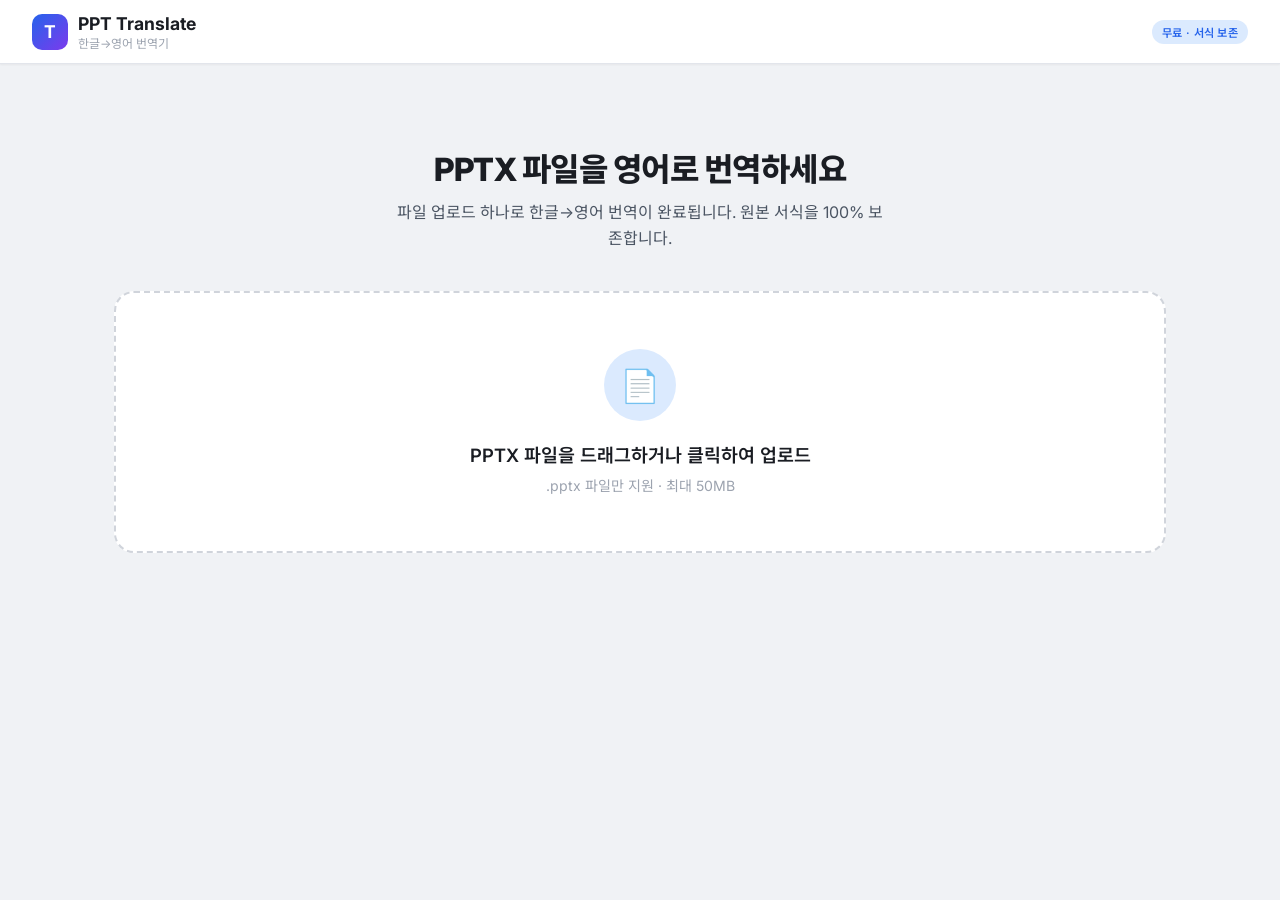
<file: templates/index_backup.html>
<!DOCTYPE html>
<html lang="ko">

<head>
    <meta charset="UTF-8">
    <meta name="viewport" content="width=device-width, initial-scale=1.0">
    <title>PPT Translate — 한글→영어 번역기</title>
    <meta name="description" content="PowerPoint 파일의 한글 텍스트를 영어로 번역하고, 원본 서식을 보존합니다.">
    <link rel="stylesheet" href="/static/style.css">
</head>

<body>

    <!-- 네비게이션 바 -->
    <nav class="navbar">
        <a class="navbar-brand" href="/">
            <div class="navbar-logo">T</div>
            <div>
                <div class="navbar-title">PPT Translate</div>
                <div class="navbar-subtitle">한글→영어 번역기</div>
            </div>
        </a>
        <span class="navbar-badge">무료 · 서식 보존</span>
    </nav>

    <main class="container">
        <!-- 히어로 -->
        <div class="hero" id="heroSection">
            <h1>PPTX 파일을 영어로 번역하세요</h1>
            <p>파일 업로드 하나로 한글→영어 번역이 완료됩니다. 원본 서식을 100% 보존합니다.</p>
        </div>

        <!-- 업로드 영역 -->
        <div class="upload-zone" id="uploadZone">
            <div class="upload-icon">📄</div>
            <h3>PPTX 파일을 드래그하거나 클릭하여 업로드</h3>
            <p>.pptx 파일만 지원 · 최대 50MB</p>
            <input type="file" id="fileInput" accept=".pptx">
        </div>

        <!-- 에러 메시지 -->
        <div class="error-message" id="errorMessage"></div>

        <!-- 진행 상태 -->
        <div class="progress-section" id="progressSection">
            <div class="progress-card">
                <div class="progress-header">
                    <div class="spinner"></div>
                    <h3 id="progressTitle">번역 중입니다...</h3>
                </div>
                <div class="progress-percent-display" id="progressPercent">0%</div>
                <div class="progress-bar-track">
                    <div class="progress-bar-fill" id="progressBar"></div>
                </div>
                <p class="progress-step-text" id="progressText">파일 분석 중...</p>
                <div class="timer-display">
                    <span>⏱️ 경과 시간:</span>
                    <span class="timer-value" id="timerValue">0.0초</span>
                </div>
            </div>
        </div>

        <!-- 결과 영역 -->
        <div class="result-section" id="resultSection">

            <!-- 미번역 경고/성공 배너 -->
            <div id="alertBanner"></div>

            <!-- 통계 -->
            <div class="stats-grid">
                <div class="stat-card">
                    <div class="stat-number" id="statSlides">0</div>
                    <div class="stat-label">슬라이드</div>
                </div>
                <div class="stat-card">
                    <div class="stat-number" id="statTotal">0</div>
                    <div class="stat-label">전체 텍스트</div>
                </div>
                <div class="stat-card">
                    <div class="stat-number stat-success" id="statTranslated">0</div>
                    <div class="stat-label">번역 성공</div>
                </div>
                <div class="stat-card">
                    <div class="stat-number stat-danger" id="statUntranslated">0</div>
                    <div class="stat-label">미번역</div>
                </div>
            </div>

            <!-- 번역 완료율 -->
            <div class="completion-bar">
                <div class="completion-header">
                    <span class="completion-label">번역 완료율</span>
                    <span class="completion-percent" id="completionPercent">0%</span>
                </div>
                <div class="completion-track">
                    <div class="completion-fill" id="completionFill" style="width: 0%"></div>
                </div>
            </div>

            <!-- 소요시간 -->
            <div id="timingBar"></div>

            <!-- 액션 버튼 -->
            <div class="actions">
                <a class="btn btn-primary" id="downloadBtn" href="#" download>⬇️ 번역된 PPT 다운로드</a>
                <button class="btn btn-secondary" onclick="resetUI()">📂 새 파일 번역</button>
            </div>

            <!-- 미리보기 탭 -->
            <div class="preview-tabs">
                <button class="preview-tab active" data-tab="slideview" onclick="switchPreviewTab('slideview')">
                    🖥️ 슬라이드 미리보기
                </button>
                <button class="preview-tab" data-tab="comparison" onclick="switchPreviewTab('comparison')">
                    📊 비교 뷰
                </button>
                <button class="preview-tab" data-tab="untranslated" onclick="switchPreviewTab('untranslated')">
                    ⚠️ 미번역 확인 <span id="untranslatedBadge"></span>
                </button>
            </div>

            <!-- 슬라이드 네비게이션 -->
            <div class="slide-nav" id="slideNav">
                <button class="slide-nav-btn" id="prevSlideBtn" onclick="prevSlide()">◀</button>
                <span class="slide-nav-label" id="slideNavLabel">슬라이드 1 / 1</span>
                <button class="slide-nav-btn" id="nextSlideBtn" onclick="nextSlide()">▶</button>
            </div>

            <!-- 듀얼뷰 미리보기 (원본 vs 번역) -->
            <div class="dual-view-container" id="dualViewContainer" style="display:none;">
                <div class="slide-view-panel">
                    <h3>📄 Original (원본)</h3>
                    <div id="originalSlide"></div>
                </div>
                <div class="slide-view-panel">
                    <h3>🌐 Translated (번역)</h3>
                    <div id="translatedSlide"></div>
                </div>
            </div>

            <!-- 기존 미리보기 (비교뷰, 미번역뷰용) -->
            <div class="preview-content" id="previewContent"></div>
        </div>
    </main>

    <!-- 번역 근거 모달 -->
    <div class="modal-overlay" id="rationaleModal">
        <div class="modal">
            <div class="modal-header">
                <h3>🔍 번역 근거</h3>
                <button class="modal-close" onclick="closeModal()">&times;</button>
            </div>
            <div class="modal-body" id="rationaleBody"></div>
        </div>
    </div>

    <script>
        // ============================================================
        // 글로벌 상태
        // ============================================================
        let translationData = null;
        let currentSlide = 0;
        let currentTab = 'slideview';
        let timerInterval = null;
        let startTime = null;

        // ============================================================
        // 업로드 핸들러
        // ============================================================
        const uploadZone = document.getElementById('uploadZone');
        const fileInput = document.getElementById('fileInput');
        const errorMessage = document.getElementById('errorMessage');

        uploadZone.addEventListener('click', () => fileInput.click());
        fileInput.addEventListener('change', (e) => {
            if (e.target.files.length > 0) handleFile(e.target.files[0]);
        });
        uploadZone.addEventListener('dragover', (e) => { e.preventDefault(); uploadZone.classList.add('dragover'); });
        uploadZone.addEventListener('dragleave', () => { uploadZone.classList.remove('dragover'); });
        uploadZone.addEventListener('drop', (e) => {
            e.preventDefault(); uploadZone.classList.remove('dragover');
            if (e.dataTransfer.files.length > 0) handleFile(e.dataTransfer.files[0]);
        });

        // ============================================================
        // 타이머
        // ============================================================
        function startTimer() {
            startTime = Date.now();
            timerInterval = setInterval(() => {
                document.getElementById('timerValue').textContent =
                    ((Date.now() - startTime) / 1000).toFixed(1) + '초';
            }, 100);
        }
        function stopTimer() { if (timerInterval) { clearInterval(timerInterval); timerInterval = null; } }

        // ============================================================
        // 파일 처리
        // ============================================================
        function handleFile(file) {
            if (!file.name.toLowerCase().endsWith('.pptx')) { showError('PPTX 파일만 지원합니다.'); return; }
            if (file.size > 50 * 1024 * 1024) { showError('파일 크기가 50MB를 초과합니다.'); return; }

            hideError(); showProgress(); startTimer();
            updateProgress(10, '파일 업로드 중...');

            const formData = new FormData();
            formData.append('file', file);

            fetch('/upload', { method: 'POST', body: formData })
                .then(r => { updateProgress(40, '서버에서 번역 처리 중...'); return r.json(); })
                .then(data => {
                    stopTimer();
                    if (data.success) {
                        updateProgress(100, '번역 완료!');
                        setTimeout(() => { translationData = data; showResults(data); }, 400);
                    } else {
                        hideProgress(); showError(data.error || '오류가 발생했습니다.');
                    }
                })
                .catch(err => { stopTimer(); hideProgress(); showError('서버 연결 실패. 서버가 실행 중인지 확인하세요.'); });
        }

        // ============================================================
        // UI 제어
        // ============================================================
        function showError(msg) { errorMessage.textContent = msg; errorMessage.classList.add('active'); }
        function hideError() { errorMessage.classList.remove('active'); }
        function showProgress() { document.getElementById('progressSection').classList.add('active'); uploadZone.classList.add('uploading'); }
        function hideProgress() { document.getElementById('progressSection').classList.remove('active'); uploadZone.classList.remove('uploading'); }
        function updateProgress(pct, text) {
            document.getElementById('progressBar').style.width = pct + '%';
            document.getElementById('progressPercent').textContent = pct + '%';
            document.getElementById('progressText').textContent = text;
        }
        function resetUI() {
            stopTimer(); hideProgress(); hideError();
            document.getElementById('resultSection').classList.remove('active');
            document.getElementById('heroSection').style.display = '';
            uploadZone.style.display = ''; uploadZone.classList.remove('uploading');
            fileInput.value = ''; translationData = null; currentSlide = 0; currentTab = 'slideview';
            document.getElementById('timerValue').textContent = '0.0초';
            document.getElementById('progressPercent').textContent = '0%';
        }

        // ============================================================
        // 슬라이드 네비게이션
        // ============================================================
        function prevSlide() { if (currentSlide > 0) { currentSlide--; renderCurrentView(); updateSlideNav(); } }
        function nextSlide() {
            if (translationData && currentSlide < translationData.slides.length - 1) {
                currentSlide++; renderCurrentView(); updateSlideNav();
            }
        }
        function updateSlideNav() {
            if (!translationData) return;
            const total = translationData.slides.length;
            document.getElementById('slideNavLabel').textContent = `슬라이드 ${currentSlide + 1} / ${total}`;
            document.getElementById('prevSlideBtn').disabled = currentSlide === 0;
            document.getElementById('nextSlideBtn').disabled = currentSlide >= total - 1;
        }

        // ============================================================
        // 탭 전환
        // ============================================================
        function switchPreviewTab(tab) {
            currentTab = tab;
            document.querySelectorAll('.preview-tab').forEach(t => t.classList.toggle('active', t.dataset.tab === tab));
            document.getElementById('slideNav').style.display = (tab === 'untranslated') ? 'none' : '';
            renderCurrentView();
        }

        function renderCurrentView() {
            if (currentTab === 'slideview') renderSlidePreview(currentSlide);
            else if (currentTab === 'comparison') renderSlideComparison(currentSlide);
            else renderUntranslatedView();
        }

        // ============================================================
        // 결과 표시
        // ============================================================
        function showResults(data) {
            hideProgress();
            uploadZone.style.display = 'none';
            document.getElementById('heroSection').style.display = 'none';

            const stats = data.stats;
            document.getElementById('statSlides').textContent = stats.total_slides;
            document.getElementById('statTotal').textContent = stats.total_texts;
            document.getElementById('statTranslated').textContent = stats.translated_texts;
            document.getElementById('statUntranslated').textContent = stats.untranslated_texts || 0;

            // 완료율
            const rate = stats.korean_texts > 0 ? Math.round((stats.translated_texts / stats.korean_texts) * 100) : 100;
            document.getElementById('completionPercent').textContent = rate + '%';
            const fill = document.getElementById('completionFill');
            fill.style.width = rate + '%';
            if (rate < 100) fill.classList.add('partial');

            // 경고 배너
            const uc = stats.untranslated_texts || 0;
            document.getElementById('alertBanner').innerHTML = uc > 0
                ? `<div class="alert-banner alert-warning"><span class="alert-banner-icon">⚠️</span><span><strong>${uc}개</strong> 텍스트가 번역되지 않았습니다.</span></div>`
                : `<div class="alert-banner alert-success"><span class="alert-banner-icon">✅</span><span>모든 텍스트가 성공적으로 번역되었습니다!</span></div>`;

            const badge = document.getElementById('untranslatedBadge');
            badge.textContent = uc > 0 ? `(${uc})` : '(0)';

            // 소요시간
            const t = data.timing;
            if (t) {
                const total = Math.max(t.total_seconds, 0.1);
                document.getElementById('timingBar').innerHTML = `
                    <div class="timing-card">
                        <div class="timing-header">
                            <span>⏱️</span>
                            <span class="timing-total-label">총 소요시간</span>
                            <span class="timing-total-value">${t.total_seconds}초</span>
                        </div>
                        <div class="timing-details">
                            <div class="timing-item"><div class="timing-item-bar" style="width:${Math.max(8, (t.extract_seconds / total) * 100)}%;background:var(--primary);"></div><span class="timing-item-label">📄 텍스트 추출</span><span class="timing-item-value">${t.extract_seconds}초</span></div>
                            <div class="timing-item"><div class="timing-item-bar" style="width:${Math.max(8, (t.translate_seconds / total) * 100)}%;background:var(--purple);"></div><span class="timing-item-label">🌐 번역 처리</span><span class="timing-item-value">${t.translate_seconds}초</span></div>
                            <div class="timing-item"><div class="timing-item-bar" style="width:${Math.max(8, (t.ppt_generate_seconds / total) * 100)}%;background:var(--success);"></div><span class="timing-item-label">📦 PPT 생성</span><span class="timing-item-value">${t.ppt_generate_seconds}초</span></div>
                        </div>
                    </div>`;
            }

            document.getElementById('downloadBtn').href = '/download/' + encodeURIComponent(data.filename);
            document.getElementById('resultSection').classList.add('active');
            updateSlideNav();

            // 듀얼뷰 초기화 (기본 탭)
            if (data.slides.length > 0) {
                switchPreviewTab('slideview');
            }
        }

        // ============================================================
        // 🖥️ 슬라이드 미리보기 (PPT 시각화)
        // ============================================================
        function renderSlidePreview(idx) {
            const slide = translationData.slides[idx];
            const container = document.getElementById('previewContent');
            const ratio = translationData.slide_ratio || 1.333;

            if (!slide) { container.innerHTML = '<p style="text-align:center;padding:40px;color:var(--text-muted);">슬라이드 없음</p>'; return; }

            const shapesVisual = slide.shapes_visual || [];
            const slideBg = slide.background || '#ffffff';

            // 번역 결과 맵
            const resultMap = {};
            slide.items.forEach(item => { resultMap[item.id] = item; });

            let shapesHtml = '';

            shapesVisual.forEach(sv => {
                // Shape 스타일
                const fillColor = sv.fill_color || 'transparent';
                const textColor = sv.text_color || '#000000';
                const borderStyle = sv.line ? `${sv.line.width}px solid ${sv.line.color}` : 'none';

                if (sv.type === 'table') {
                    // 표 렌더링
                    let tableHtml = '<table class="slide-table">';
                    const cellMap = {};
                    sv.texts.forEach(t => {
                        if (t.cell) {
                            const key = t.cell;
                            if (!cellMap[key]) cellMap[key] = [];
                            const r = resultMap[t.id];
                            cellMap[key].push({
                                text: r ? r.translated : t.text,
                                untranslated: r ? r.untranslated : false,
                                original: t.text
                            });
                        }
                    });

                    for (let row = 0; row < (sv.rows || 1); row++) {
                        tableHtml += '<tr>';
                        for (let col = 0; col < (sv.cols || 1); col++) {
                            const items = cellMap[`${row},${col}`] || [];
                            const cellText = items.map(i => {
                                const cls = i.untranslated ? 'untranslated-text' : '';
                                return `<span class="${cls}" title="${escapeAttr(i.original)}">${escapeHtml(i.text)}</span>`;
                            }).join(' ');
                            tableHtml += `<td>${cellText || '&nbsp;'}</td>`;
                        }
                        tableHtml += '</tr>';
                    }
                    tableHtml += '</table>';

                    shapesHtml += `<div class="slide-shape" style="left:${sv.left_pct}%;top:${sv.top_pct}%;width:${sv.width_pct}%;height:${sv.height_pct}%;background:${fillColor};border:${borderStyle};">${tableHtml}</div>`;
                } else {
                    // 텍스트 박스 렌더링
                    let textsHtml = '';
                    sv.texts.forEach(t => {
                        const r = resultMap[t.id];
                        const displayText = r ? r.translated : t.text;
                        const isUntranslated = r ? r.untranslated : false;
                        const fontSize = Math.max(8, Math.min(t.font_size || 14, 32));
                        const bold = t.bold ? 'font-weight:700;' : '';
                        const cls = isUntranslated ? 'untranslated-text' : '';

                        textsHtml += `<div class="slide-text ${cls}" style="font-size:${fontSize * 0.65}px;${bold}color:${textColor};" title="원문: ${escapeAttr(t.text)}">${escapeHtml(displayText)}</div>`;
                    });

                    shapesHtml += `<div class="slide-shape" style="left:${sv.left_pct}%;top:${sv.top_pct}%;width:${sv.width_pct}%;height:${sv.height_pct}%;background:${fillColor};border:${borderStyle};">${textsHtml}</div>`;
                }
            });

            container.innerHTML = `
                <div class="slide-preview-wrapper">
                    <div class="slide-canvas" style="aspect-ratio: ${ratio}; background: ${slideBg};">
                        <div class="slide-number-badge">Slide ${slide.slide_number}</div>
                        ${shapesHtml || '<div class="slide-empty">텍스트 없음</div>'}
                    </div>
                    <div class="slide-preview-hint">💡 텍스트 위에 마우스를 올리면 원문을 볼 수 있습니다. <span class="untranslated-text">빨간 텍스트</span>는 미번역 항목입니다.</div>
                </div>`;
        }

        // ============================================================
        // 🖥️ 듀얼뷰: 원본 슬라이드 렌더링
        // ============================================================
        function renderOriginalSlide(idx) {
            const slide = translationData.slides[idx];
            const container = document.getElementById('originalSlide');
            const ratio = translationData.slide_ratio || 1.333;

            if (!slide) { container.innerHTML = '<p style="text-align:center;padding:40px;color:var(--text-muted);">슬라이드 없음</p>'; return; }

            const shapesVisual = slide.shapes_visual || [];
            const slideBg = slide.background || '#ffffff';

            let shapesHtml = '';

            shapesVisual.forEach(sv => {
                const fillColor = sv.fill_color || 'transparent';
                const textColor = sv.text_color || '#000000';
                const borderStyle = sv.line ? `${sv.line.width}px solid ${sv.line.color}` : 'none';

                if (sv.type === 'table') {
                    let tableHtml = '<table class="slide-table">';
                    const cellMap = {};
                    sv.texts.forEach(t => {
                        if (t.cell) {
                            const key = t.cell;
                            if (!cellMap[key]) cellMap[key] = [];
                            cellMap[key].push(t.text); // 원본 텍스트만
                        }
                    });

                    for (let row = 0; row < (sv.rows || 1); row++) {
                        tableHtml += '<tr>';
                        for (let col = 0; col < (sv.cols || 1); col++) {
                            const items = cellMap[`${row},${col}`] || [];
                            const cellText = items.map(text => escapeHtml(text)).join(' ');
                            tableHtml += `<td>${cellText || '&nbsp;'}</td>`;
                        }
                        tableHtml += '</tr>';
                    }
                    tableHtml += '</table>';

                    shapesHtml += `<div class="slide-shape" style="left:${sv.left_pct}%;top:${sv.top_pct}%;width:${sv.width_pct}%;height:${sv.height_pct}%;background:${fillColor};border:${borderStyle};">${tableHtml}</div>`;
                } else {
                    let textsHtml = '';
                    sv.texts.forEach(t => {
                        const fontSize = Math.max(8, Math.min(t.font_size || 14, 32));
                        const bold = t.bold ? 'font-weight:700;' : '';
                        textsHtml += `<div class="slide-text" style="font-size:${fontSize * 0.65}px;${bold}color:${textColor};">${escapeHtml(t.text)}</div>`;
                    });

                    shapesHtml += `<div class="slide-shape" style="left:${sv.left_pct}%;top:${sv.top_pct}%;width:${sv.width_pct}%;height:${sv.height_pct}%;background:${fillColor};border:${borderStyle};">${textsHtml}</div>`;
                }
            });

            container.innerHTML = `
                <div class="slide-preview-wrapper">
                    <div class="slide-canvas" style="aspect-ratio: ${ratio}; background: ${slideBg};">
                        <div class="slide-number-badge">Slide ${slide.slide_number}</div>
                        ${shapesHtml || '<div class="slide-empty">텍스트 없음</div>'}
                    </div>
                </div>`;
        }

        // ============================================================
        // 🌐 듀얼뷰: 번역 슬라이드 렌더링
        // ============================================================
        function renderTranslatedSlide(idx) {
            const slide = translationData.slides[idx];
            const container = document.getElementById('translatedSlide');
            const ratio = translationData.slide_ratio || 1.333;

            if (!slide) { container.innerHTML = '<p style="text-align:center;padding:40px;color:var(--text-muted);">슬라이드 없음</p>'; return; }

            const shapesVisual = slide.shapes_visual || [];
            const slideBg = slide.background || '#ffffff';
            const resultMap = {};
            slide.items.forEach(item => { resultMap[item.id] = item; });

            let shapesHtml = '';

            shapesVisual.forEach(sv => {
                const fillColor = sv.fill_color || 'transparent';
                const textColor = sv.text_color || '#000000';
                const borderStyle = sv.line ? `${sv.line.width}px solid ${sv.line.color}` : 'none';

                if (sv.type === 'table') {
                    let tableHtml = '<table class="slide-table">';
                    const cellMap = {};
                    sv.texts.forEach(t => {
                        if (t.cell) {
                            const key = t.cell;
                            if (!cellMap[key]) cellMap[key] = [];
                            const r = resultMap[t.id];
                            cellMap[key].push({
                                text: r ? r.translated : t.text,
                                untranslated: r ? r.untranslated : false
                            });
                        }
                    });

                    for (let row = 0; row < (sv.rows || 1); row++) {
                        tableHtml += '<tr>';
                        for (let col = 0; col < (sv.cols || 1); col++) {
                            const items = cellMap[`${row},${col}`] || [];
                            const cellText = items.map(i => {
                                const cls = i.untranslated ? 'untranslated-text' : '';
                                return `<span class="${cls}">${escapeHtml(i.text)}</span>`;
                            }).join(' ');
                            tableHtml += `<td>${cellText || '&nbsp;'}</td>`;
                        }
                        tableHtml += '</tr>';
                    }
                    tableHtml += '</table>';

                    shapesHtml += `<div class="slide-shape" style="left:${sv.left_pct}%;top:${sv.top_pct}%;width:${sv.width_pct}%;height:${sv.height_pct}%;background:${fillColor};border:${borderStyle};">${tableHtml}</div>`;
                } else {
                    let textsHtml = '';
                    sv.texts.forEach(t => {
                        const r = resultMap[t.id];
                        const displayText = r ? r.translated : t.text;
                        const isUntranslated = r ? r.untranslated : false;
                        const fontSize = Math.max(8, Math.min(t.font_size || 14, 32));
                        const bold = t.bold ? 'font-weight:700;' : '';
                        const cls = isUntranslated ? 'untranslated-text' : '';

                        textsHtml += `<div class="slide-text ${cls}" style="font-size:${fontSize * 0.65}px;${bold}color:${textColor};">${escapeHtml(displayText)}</div>`;
                    });

                    shapesHtml += `<div class="slide-shape" style="left:${sv.left_pct}%;top:${sv.top_pct}%;width:${sv.width_pct}%;height:${sv.height_pct}%;background:${fillColor};border:${borderStyle};">${textsHtml}</div>`;
                }
            });

            container.innerHTML = `
                <div class="slide-preview-wrapper">
                    <div class="slide-canvas" style="aspect-ratio: ${ratio}; background: ${slideBg};">
                        <div class="slide-number-badge">Slide ${slide.slide_number}</div>
                        ${shapesHtml || '<div class="slide-empty">텍스트 없음</div>'}
                    </div>
                    <div class="slide-preview-hint">💡 <span class="untranslated-text">빨간 텍스트</span>는 미번역 항목입니다.</div>
                </div>`;
        }

        // ============================================================
        // 📊 비교 뷰
        // ============================================================
        function renderSlideComparison(idx) {
            const slide = translationData.slides[idx];
            const container = document.getElementById('previewContent');
            if (!slide || slide.items.length === 0) {
                container.innerHTML = '<p style="text-align:center;color:var(--text-muted);padding:40px;">텍스트 없음</p>';
                return;
            }

            let html = `<table class="comparison-table"><thead><tr><th>원본 (한글)</th><th>번역 (영어)</th><th>상태</th></tr></thead><tbody>`;

            slide.items.forEach((item, i) => {
                const rowCls = item.untranslated ? ' row-untranslated' : '';
                const tdCls = item.untranslated ? ' is-untranslated' : '';
                let status;
                if (item.untranslated) {
                    status = '<span class="badge badge-untranslated">⚠️ 미번역</span>';
                } else if (item.word_breakdown && item.word_breakdown.length > 0) {
                    status = `<span class="badge ${getBadgeClass(item.translation_type)}">${item.translation_type}</span><br><button class="btn-rationale" onclick="showRationale(${idx},${i})" style="margin-top:6px;">🔍 근거</button>`;
                } else {
                    status = '<span class="badge badge-keep">원문 유지</span>';
                }
                html += `<tr class="${rowCls}"><td class="col-original">${escapeHtml(item.original)}</td><td class="col-translated${tdCls}">${escapeHtml(item.translated)}</td><td class="col-status">${status}</td></tr>`;
            });
            html += '</tbody></table>';
            container.innerHTML = html;
        }

        // ============================================================
        // ⚠️ 미번역 뷰
        // ============================================================
        function renderUntranslatedView() {
            const container = document.getElementById('previewContent');
            let items = [];
            translationData.slides.forEach(sl => sl.items.forEach(i => { if (i.untranslated) items.push({ ...i, slide_number: sl.slide_number }); }));

            if (items.length === 0) {
                container.innerHTML = `<div style="text-align:center;padding:60px;"><div style="font-size:3rem;margin-bottom:16px;">🎉</div><h3 style="color:var(--success);">미번역 항목이 없습니다!</h3><p style="color:var(--text-muted);">모든 한글 텍스트가 영어로 번역되었습니다.</p></div>`;
                return;
            }

            let html = `<table class="comparison-table"><thead><tr><th>슬라이드</th><th>원본</th><th>결과</th><th>위치</th></tr></thead><tbody>`;
            items.forEach(i => {
                html += `<tr class="row-untranslated"><td style="text-align:center;font-weight:600;">${i.slide_number}</td><td class="col-original">${escapeHtml(i.original)}</td><td class="col-translated is-untranslated">${escapeHtml(i.translated)}</td><td style="font-size:0.82rem;color:var(--text-muted);">${escapeHtml(i.shape)}</td></tr>`;
            });
            html += '</tbody></table>';
            container.innerHTML = html;
        }

        function getBadgeClass(type) {
            if (!type) return 'badge-keep';
            if (type.includes('직역') || type.includes('Literal')) return 'badge-literal';
            if (type.includes('의역') || type.includes('Liberal')) return 'badge-liberal';
            if (type.includes('혼합') || type.includes('Mixed')) return 'badge-mixed';
            if (type.includes('미번역')) return 'badge-untranslated';
            return 'badge-keep';
        }

        // ============================================================
        // 번역 근거 모달
        // ============================================================
        function showRationale(sIdx, iIdx) {
            const item = translationData.slides[sIdx].items[iIdx];
            const body = document.getElementById('rationaleBody');
            let html = `<div class="rationale-section"><h4>📝 원문</h4><div class="rationale-original">${escapeHtml(item.original)}</div></div>
                        <div class="rationale-section"><h4>🌐 번역</h4><div class="rationale-translated">${escapeHtml(item.translated)}</div></div>`;
            if (item.word_breakdown && item.word_breakdown.length > 0) {
                html += `<div class="rationale-section"><h4>📖 단어별 의미</h4><table class="word-breakdown-table"><thead><tr><th>한글</th><th>영어</th><th>역할</th></tr></thead><tbody>`;
                item.word_breakdown.forEach(w => { html += `<tr><td class="word-ko">${escapeHtml(w.korean)}</td><td class="word-en">${escapeHtml(w.english)}</td><td class="word-role">${escapeHtml(w.role)}</td></tr>`; });
                html += '</tbody></table></div>';
            }
            html += `<div class="rationale-section"><h4>ℹ️ 번역 방식</h4><p><span class="badge ${getBadgeClass(item.translation_type)}" style="font-size:0.82rem;padding:5px 14px;">${item.translation_type}</span></p></div>`;
            body.innerHTML = html;
            document.getElementById('rationaleModal').classList.add('active');
        }
        function closeModal() { document.getElementById('rationaleModal').classList.remove('active'); }
        document.addEventListener('keydown', e => { if (e.key === 'Escape') closeModal(); });
        document.getElementById('rationaleModal').addEventListener('click', e => { if (e.target === e.currentTarget) closeModal(); });

        // ============================================================
        // 탭 전환 및 네비게이션
        // ============================================================
        function switchPreviewTab(tab) {
            currentTab = tab;

            // 탭 활성화
            document.querySelectorAll('.preview-tab').forEach(t => t.classList.remove('active'));
            document.querySelector(`[data-tab="${tab}"]`).classList.add('active');

            if (tab === 'slideview') {
                // 듀얼뷰 표시
                document.getElementById('dualViewContainer').style.display = 'grid';
                document.getElementById('previewContent').style.display = 'none';
                document.getElementById('slideNav').style.display = 'flex';

                renderOriginalSlide(currentSlide);
                renderTranslatedSlide(currentSlide);
            } else {
                // 비교/미번역 뷰 표시
                document.getElementById('dualViewContainer').style.display = 'none';
                document.getElementById('previewContent').style.display = 'block';
                document.getElementById('slideNav').style.display = tab === 'comparison' ? 'flex' : 'none';

                if (tab === 'comparison') {
                    renderSlideComparison(currentSlide);
                } else if (tab === 'untranslated') {
                    renderUntranslatedView();
                }
            }
        }

        function prevSlide() {
            if (currentSlide > 0) {
                currentSlide--;
                updateSlideNav();

                if (currentTab === 'slideview') {
                    renderOriginalSlide(currentSlide);
                    renderTranslatedSlide(currentSlide);
                } else if (currentTab === 'comparison') {
                    renderSlideComparison(currentSlide);
                }
            }
        }

        function nextSlide() {
            if (currentSlide < translationData.slides.length - 1) {
                currentSlide++;
                updateSlideNav();

                if (currentTab === 'slideview') {
                    renderOriginalSlide(currentSlide);
                    renderTranslatedSlide(currentSlide);
                } else if (currentTab === 'comparison') {
                    renderSlideComparison(currentSlide);
                }
            }
        }

        function updateSlideNav() {
            const total = translationData.slides.length;
            document.getElementById('slideNavLabel').textContent = `슬라이드 ${currentSlide + 1} / ${total}`;
            document.getElementById('prevSlideBtn').disabled = currentSlide === 0;
            document.getElementById('nextSlideBtn').disabled = currentSlide === total - 1;
        }

        function resetUI() {
            currentSlide = 0;
            currentTab = 'slideview';
            translationData = null;
            document.getElementById('uploadSection').classList.remove('processing');
            document.getElementById('resultSection').classList.remove('active');
            document.getElementById('fileInput').value = '';
            document.getElementById('errorMessage').textContent = '';
            document.getElementById('errorMessage').classList.remove('active');
            if (timerInterval) {
                clearInterval(timerInterval);
                timerInterval = null;
            }
        }

        // 키보드 단축키 (좌우 화살표)
        document.addEventListener('keydown', e => {
            if (document.getElementById('resultSection').classList.contains('active')) {
                if (e.key === 'ArrowLeft') prevSlide();
                if (e.key === 'ArrowRight') nextSlide();
            }
        });

        // ============================================================
        // 유틸리티
        // ============================================================
        function escapeHtml(s) { if (!s) return ''; const d = document.createElement('div'); d.textContent = s; return d.innerHTML; }
        function escapeAttr(s) { if (!s) return ''; return s.replace(/"/g, '&quot;').replace(/'/g, '&#39;').replace(/</g, '&lt;'); }
    </script>

</body>

</html>
</file>
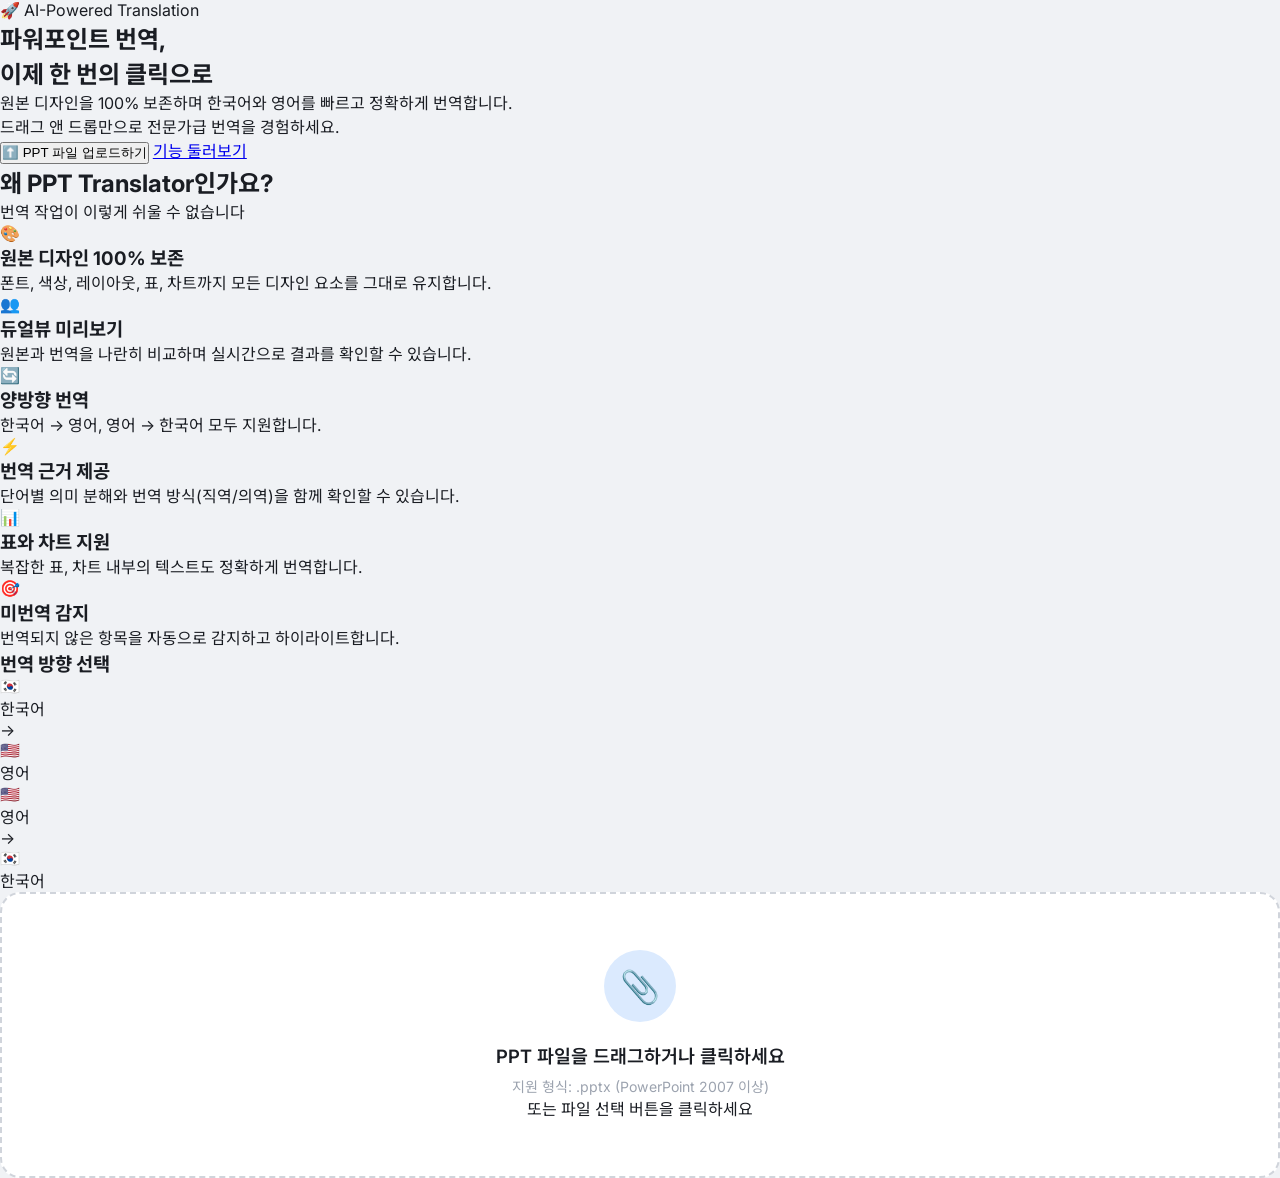
<file: templates/index_new.html>
<!DOCTYPE html>
<html lang="ko">

<head>
    <meta charset="UTF-8">
    <meta name="viewport" content="width=device-width, initial-scale=1.0">
    <title>PPT Translator — Professional Presentation Translation Service</title>
    <link rel="preconnect" href="https://fonts.googleapis.com">
    <link rel="preconnect" href="https://fonts.gstatic.com" crossorigin>
    <link
        href="https://fonts.googleapis.com/css2?family=Inter:wght@400;500;600;700;800&family=Noto+Sans+KR:wght@400;500;700&display=swap"
        rel="stylesheet">
    <link rel="stylesheet" href="/static/style.css">
</head>

<body>

    <!-- 히어로 섹션 -->
    <section class="hero-section">
        <div class="hero-container">
            <div class="hero-badge">🚀 AI-Powered Translation</div>
            <h1 class="hero-title">
                파워포인트 번역,<br>
                <span class="gradient-text">이제 한 번의 클릭으로</span>
            </h1>
            <p class="hero-description">
                원본 디자인을 100% 보존하며 한국어와 영어를 빠르고 정확하게 번역합니다.<br>
                드래그 앤 드롭만으로 전문가급 번역을 경험하세요.
            </p>
            <div class="hero-actions">
                <button class="btn-hero-primary" onclick="document.getElementById('fileInput').click()">
                    ⬆️ PPT 파일 업로드하기
                </button>
                <a href="#features" class="btn-hero-secondary">기능 둘러보기</a>
            </div>
        </div>
    </section>

    <!-- 기능 하이라이트 -->
    <section id="features" class="features-section">
        <div class="section-container">
            <h2 class="section-title">왜 PPT Translator인가요?</h2>
            <p class="section-subtitle">번역 작업이 이렇게 쉬울 수 없습니다</p>

            <div class="feature-grid">
                <div class="feature-card">
                    <div class="feature-icon">🎨</div>
                    <h3>원본 디자인 100% 보존</h3>
                    <p>폰트, 색상, 레이아웃, 표, 차트까지 모든 디자인 요소를 그대로 유지합니다.</p>
                </div>

                <div class="feature-card">
                    <div class="feature-icon">👥</div>
                    <h3>듀얼뷰 미리보기</h3>
                    <p>원본과 번역을 나란히 비교하며 실시간으로 결과를 확인할 수 있습니다.</p>
                </div>

                <div class="feature-card">
                    <div class="feature-icon">🔄</div>
                    <h3>양방향 번역</h3>
                    <p>한국어 → 영어, 영어 → 한국어 모두 지원합니다.</p>
                </div>

                <div class="feature-card">
                    <div class="feature-icon">⚡</div>
                    <h3>번역 근거 제공</h3>
                    <p>단어별 의미 분해와 번역 방식(직역/의역)을 함께 확인할 수 있습니다.</p>
                </div>

                <div class="feature-card">
                    <div class="feature-icon">📊</div>
                    <h3>표와 차트 지원</h3>
                    <p>복잡한 표, 차트 내부의 텍스트도 정확하게 번역합니다.</p>
                </div>

                <div class="feature-card">
                    <div class="feature-icon">🎯</div>
                    <h3>미번역 감지</h3>
                    <p>번역되지 않은 항목을 자동으로 감지하고 하이라이트합니다.</p>
                </div>
            </div>
        </div>
    </section>

    <!-- 업로드 섹션 -->
    <section class="upload-section" id="uploadSection">
        <div class="section-container">
            <div class="upload-card">
                <div class="language-selector-wrapper">
                    <h3 class="upload-title">번역 방향 선택</h3>
                    <div class="language-selector">
                        <div class="language-option" data-direction="ko-en">
                            <div class="language-flag">🇰🇷</div>
                            <div class="language-label">한국어</div>
                            <div class="language-arrow">→</div>
                            <div class="language-flag">🇺🇸</div>
                            <div class="language-label">영어</div>
                        </div>
                        <div class="language-option" data-direction="en-ko">
                            <div class="language-flag">🇺🇸</div>
                            <div class="language-label">영어</div>
                            <div class="language-arrow">→</div>
                            <div class="language-flag">🇰🇷</div>
                            <div class="language-label">한국어</div>
                        </div>
                    </div>
                </div>

                <div class="upload-zone" id="uploadZone">
                    <input type="file" id="fileInput" accept=".pptx" style="display:none;">
                    <div class="upload-icon">📎</div>
                    <h3 class="upload-zone-title">PPT 파일을 드래그하거나 클릭하세요</h3>
                    <p class="upload-zone-subtitle">지원 형식: .pptx (PowerPoint 2007 이상)</p>
                    <div class="upload-zone-hint">또는 파일 선택 버튼을 클릭하세요</div>
                </div>

                <div class="error-message" id="errorMessage"></div>

                <!-- 프로그레스 -->
                <div class="progress-container" id="progressContainer" style="display:none;">
                    <div class="progress-header">
                        <span class="progress-label" id="progressLabel">업로드 중...</span>
                        <span class="progress-percent" id="progressPercent">0%</span>
                    </div>
                    <div class="progress-bar-bg">
                        <div class="progress-bar-fill" id="progressBar"></div>
                    </div>
                    <div class="progress-timer" id="timerValue">0초</div>
                </div>
            </div>
        </div>
    </section>

    <!-- 결과 섹션 (기존과 동일) -->
    <main id="resultSection" class="result-section">
        <div class="result-container">
            <!-- 통계 -->
            <div id="statsBar"></div>

            <!-- 미번역 경고 -->
            <div id="untranslatedAlert"></div>

            <!-- 소요시간 -->
            <div id="timingBar"></div>

            <!-- 액션 버튼 -->
            <div class="actions">
                <a class="btn btn-primary" id="downloadBtn" href="#" download>⬇️ 번역된 PPT 다운로드</a>
                <button class="btn btn-secondary" onclick="resetUI()">📂 새 파일 번역</button>
            </div>

            <!-- 미리보기 탭 -->
            <div class="preview-tabs">
                <button class="preview-tab active" data-tab="slideview" onclick="switchPreviewTab('slideview')">
                    🖥️ 슬라이드 미리보기
                </button>
                <button class="preview-tab" data-tab="comparison" onclick="switchPreviewTab('comparison')">
                    📊 비교 뷰
                </button>
                <button class="preview-tab" data-tab="untranslated" onclick="switchPreviewTab('untranslated')">
                    ⚠️ 미번역 확인 <span id="untranslatedBadge"></span>
                </button>
            </div>

            <!-- 슬라이드 네비게이션 -->
            <div class="slide-nav" id="slideNav">
                <button class="slide-nav-btn" id="prevSlideBtn" onclick="prevSlide()">◀</button>
                <span class="slide-nav-label" id="slideNavLabel">슬라이드 1 / 1</span>
                <button class="slide-nav-btn" id="nextSlideBtn" onclick="nextSlide()">▶</button>
            </div>

            <!-- 듀얼뷰 미리보기 -->
            <div class="dual-view-container" id="dualViewContainer" style="display:none;">
                <div class="slide-view-panel">
                    <h3>📄 Original (원본)</h3>
                    <div id="originalSlide"></div>
                </div>
                <div class="slide-view-panel">
                    <h3>🌐 Translated (번역)</h3>
                    <div id="translatedSlide"></div>
                </div>
            </div>

            <!-- 기존 미리보기 -->
            <div class="preview-content" id="previewContent"></div>
        </div>
    </main>

    <!-- 번역 근거 모달 -->
    <div class="modal-overlay" id="rationaleModal">
        <div class="modal-content">
            <button class="modal-close" onclick="closeModal()">✕</button>
            <div class="modal-body" id="rationaleBody"></div>
        </div>
    </div>

    <script>
        let translationData = null;
        let currentSlide = 0;
        let currentTab = 'slideview';
        let timerInterval = null;
        let startTime = null;
        let selectedDirection = 'ko-en'; // 기본값

        // 언어 방향 선택
        document.querySelectorAll('.language-option').forEach(opt => {
            opt.addEventListener('click', () => {
                document.querySelectorAll('.language-option').forEach(o => o.classList.remove('selected'));
                opt.classList.add('selected');
                selectedDirection = opt.dataset.direction;
            });
        });

        // 기본 선택
        document.querySelector('[data-direction="ko-en"]').classList.add('selected');

        // 업로드 핸들러
        const uploadZone = document.getElementById('uploadZone');
        const fileInput = document.getElementById('fileInput');
        const errorMessage = document.getElementById('errorMessage');

        uploadZone.addEventListener('click', () => fileInput.click());
        fileInput.addEventListener('change', (e) => {
            if (e.target.files.length > 0) handleFile(e.target.files[0]);
        });
        uploadZone.addEventListener('dragover', (e) => { e.preventDefault(); uploadZone.classList.add('dragover'); });
        uploadZone.addEventListener('dragleave', () => { uploadZone.classList.remove('dragover'); });
        uploadZone.addEventListener('drop', (e) => {
            e.preventDefault(); uploadZone.classList.remove('dragover');
            if (e.dataTransfer.files.length > 0) handleFile(e.dataTransfer.files[0]);
        });

        function startTimer() {
            startTime = Date.now();
            timerInterval = setInterval(() => {
                document.getElementById('timerValue').textContent =
                    ((Date.now() - startTime) / 1000).toFixed(1) + '초';
            }, 100);
        }

        function stopTimer() {
            if (timerInterval) {
                clearInterval(timerInterval);
                timerInterval = null;
            }
        }

        function handleFile(file) {
            if (!file.name.endsWith('.pptx')) {
                errorMessage.textContent = '❌ .pptx 파일만 업로드 가능합니다.';
                errorMessage.classList.add('active');
                return;
            }

            errorMessage.classList.remove('active');
            document.getElementById('uploadSection').classList.add('processing');
            document.getElementById('progressContainer').style.display = 'block';
            document.getElementById('progressLabel').textContent = '파일 업로드 중...';
            document.getElementById('progressPercent').textContent = '0%';
            document.getElementById('progressBar').style.width = '0%';

            startTimer();

            const formData = new FormData();
            formData.append('file', file);

            // 언어 방향 추가
            const [sourceLang, targetLang] = selectedDirection.split('-');
            formData.append('source_lang', sourceLang);
            formData.append('target_lang', targetLang);

            fetch('/upload', {
                method: 'POST',
                body: formData
            })
                .then(response => response.json())
                .then(data => {
                    stopTimer();
                    if (data.success) {
                        displayResult(data);
                    } else {
                        showError(data.message || '번역 중 오류가 발생했습니다.');
                    }
                    document.getElementById('uploadSection').classList.remove('processing');
                    document.getElementById('progressContainer').style.display = 'none';
                })
                .catch(error => {
                    stopTimer();
                    showError('서버 연결에 실패했습니다: ' + error.message);
                    document.getElementById('uploadSection').classList.remove('processing');
                    document.getElementById('progressContainer').style.display = 'none';
                });
        }

        function showError(message) {
            errorMessage.textContent = '❌ ' + message;
            errorMessage.classList.add('active');
            setTimeout(() => errorMessage.classList.remove('active'), 5000);
        }

        function displayResult(data) {
            translationData = data;
            currentSlide = 0;

            // 통계
            const s = data.stats;
            document.getElementById('statsBar').innerHTML = `
                <div class="stats-grid">
                    <div class="stat-card"><div class="stat-value">${s.total_slides}</div><div class="stat-label">슬라이드</div></div>
                    <div class="stat-card"><div class="stat-value">${s.total_texts}</div><div class="stat-label">전체 텍스트</div></div>
                    <div class="stat-card stat-success"><div class="stat-value">${s.translated_texts}</div><div class="stat-label">번역 완료</div></div>
                    <div class="stat-card ${s.untranslated_texts === 0 ? 'stat-zero' : 'stat-danger'}"><div class="stat-value">${s.untranslated_texts}</div><div class="stat-label">미번역</div></div>
                </div>`;

            // 미번역 경고
            const u = s.untranslated_texts;
            const rate = ((s.translated_texts / Math.max(s.total_texts, 1)) * 100).toFixed(1);
            if (u > 0) {
                document.getElementById('untranslatedAlert').innerHTML = `
                    <div class="alert-warning">
                        <span class="alert-icon">⚠️</span>
                        <div>
                            <strong>미번역 텍스트 ${u}개 발견</strong>
                            <p>번역 성공률: ${rate}% — '⚠️ 미번역 확인' 탭에서 상세 내용을 확인하세요.</p>
                        </div>
                    </div>`;
                document.getElementById('untranslatedBadge').textContent = u;
            } else {
                document.getElementById('untranslatedAlert').innerHTML = '';
                document.getElementById('untranslatedBadge').textContent = '';
            }

            // 타이밍
            const t = data.timing;
            if (t) {
                const total = Math.max(t.total_seconds, 0.1);
                document.getElementById('timingBar').innerHTML = `
                    <div class="timing-card">
                        <div class="timing-header">
                            <span>⏱️</span>
                            <span class="timing-total-label">총 소요시간</span>
                            <span class="timing-total-value">${t.total_seconds}초</span>
                        </div>
                        <div class="timing-details">
                            <div class="timing-item"><div class="timing-item-bar" style="width:${Math.max(8, (t.extract_seconds / total) * 100)}%;background:var(--primary);"></div><span class="timing-item-label">📄 텍스트 추출</span><span class="timing-item-value">${t.extract_seconds}초</span></div>
                            <div class="timing-item"><div class="timing-item-bar" style="width:${Math.max(8, (t.translate_seconds / total) * 100)}%;background:var(--purple);"></div><span class="timing-item-label">🌐 번역 처리</span><span class="timing-item-value">${t.translate_seconds}초</span></div>
                            <div class="timing-item"><div class="timing-item-bar" style="width:${Math.max(8, (t.ppt_generate_seconds / total) * 100)}%;background:var(--success);"></div><span class="timing-item-label">📦 PPT 생성</span><span class="timing-item-value">${t.ppt_generate_seconds}초</span></div>
                        </div>
                    </div>`;
            }

            document.getElementById('downloadBtn').href = '/download/' + encodeURIComponent(data.filename);
            document.getElementById('resultSection').classList.add('active');
            updateSlideNav();

            // 듀얼뷰 초기화
            if (data.slides.length > 0) {
                switchPreviewTab('slideview');
            }
        }

        // (나머지 함수들은 이전과 동일 - renderOriginalSlide, renderTranslatedSlide, renderSlideComparison, renderUntranslatedView, switchPreviewTab, prevSlide, nextSlide, updateSlideNav, resetUI, showRationale, closeModal, escapeHtml, escapeAttr 등)
</file>
<file: cloudflare-pages/service.css>
/* ============================================================
   PPT 번역기 - 프로페셔널 서비스급 디자인 (2026)
   Modern, Clean, AI-focused Aesthetic
   ============================================================ */

@import url('https://fonts.googleapis.com/css2?family=Inter:wght@300;400;500;600;700;800&family=Noto+Sans+KR:wght@300;400;500;600;700;800&display=swap');

:root {
    /* 2026 Modern Color System - AI/Tech Aesthetic */
    --bg-primary: #fafbfc;
    --bg-secondary: #f5f6f8;
    --bg-elevated: #ffffff;
    --bg-glass: rgba(255, 255, 255, 0.8);
    --bg-overlay: rgba(0, 0, 0, 0.5);

    /* Borders */
    --border-lightest: #f3f4f6;
    --border-light: #e5e7eb;
    --border-medium: #d1d5db;
    --border-dark: #9ca3af;

    /* Text Colors */
    --text-primary: #0f172a;
    --text-secondary: #475569;
    --text-tertiary: #64748b;
    --text-muted: #94a3b8;
    --text-inverse: #ffffff;

    /* Brand Colors - Indigo/Violet for AI feel */
    --primary: #6366f1;
    --primary-hover: #4f46e5;
    --primary-light: #e0e7ff;
    --primary-lighter: #f0f4ff;

    --accent: #8b5cf6;
    --accent-light: #ede9fe;

    /* Semantic Colors */
    --success: #10b981;
    --success-light: #d1fae5;
    --success-bg: #ecfdf5;

    --warning: #f59e0b;
    --warning-light: #fef3c7;
    --warning-bg: #fffbeb;

    --error: #ef4444;
    --error-light: #fee2e2;
    --error-bg: #fef2f2;

    --info: #3b82f6;
    --info-light: #dbeafe;

    /* Gradients */
    --gradient-brand: linear-gradient(135deg, #667eea 0%, #764ba2 100%);
    --gradient-accent: linear-gradient(135deg, #6366f1 0%, #8b5cf6 100%);
    --gradient-hero: linear-gradient(180deg, #fafbfc 0%, #f0f4ff 100%);

    /* Shadows - Layered and soft */
    --shadow-xs: 0 1px 2px rgba(0, 0, 0, 0.03);
    --shadow-sm: 0 2px 4px rgba(0, 0, 0, 0.04);
    --shadow-md: 0 4px 12px rgba(0, 0, 0, 0.05);
    --shadow-lg: 0 8px 24px rgba(0, 0, 0, 0.06);
    --shadow-xl: 0 16px 40px rgba(0, 0, 0, 0.08);
    --shadow-2xl: 0 24px 60px rgba(0, 0, 0, 0.10);
    --shadow-brand: 0 12px 32px rgba(99, 102, 241, 0.2);
    --shadow-glow: 0 0 30px rgba(139, 92, 246, 0.15);

    /* Border Radius */
    --radius-xs: 6px;
    --radius-sm: 10px;
    --radius-md: 14px;
    --radius-lg: 18px;
    --radius-xl: 24px;
    --radius-2xl: 32px;
    --radius-full: 9999px;

    /* Spacing Scale */
    --space-1: 4px;
    --space-2: 8px;
    --space-3: 12px;
    --space-4: 16px;
    --space-5: 20px;
    --space-6: 24px;
    --space-8: 32px;
    --space-10: 40px;
    --space-12: 48px;
    --space-16: 64px;
    --space-20: 80px;
    --space-24: 96px;

    /* Transitions */
    --transition-fast: 150ms cubic-bezier(0.4, 0, 0.2, 1);
    --transition-base: 250ms cubic-bezier(0.4, 0, 0.2, 1);
    --transition-slow: 400ms cubic-bezier(0.4, 0, 0.2, 1);

    /* Typography */
    --font-sans: 'Inter', 'Noto Sans KR', -apple-system, BlinkMacSystemFont, sans-serif;
    --font-display: 'Inter', 'Noto Sans KR', sans-serif;
}

* {
    margin: 0;
    padding: 0;
    box-sizing: border-box;
}

html {
    font-size: 16px;
    -webkit-font-smoothing: antialiased;
    -moz-osx-font-smoothing: grayscale;
}

body {
    font-family: var(--font-sans);
    background: var(--bg-primary);
    color: var(--text-primary);
    line-height: 1.6;
    min-height: 100vh;
}

/* ============ Navigation ============ */
.navbar {
    background: var(--bg-elevated);
    border-bottom: 1px solid var(--border-light);
    padding: 0 var(--space-8);
    height: 72px;
    display: flex;
    align-items: center;
    justify-content: space-between;
    position: sticky;
    top: 0;
    z-index: 100;
    backdrop-filter: blur(12px);
    background: rgba(255, 255, 255, 0.95);
    box-shadow: var(--shadow-sm);
}

.navbar-brand {
    display: flex;
    align-items: center;
    gap: var(--space-3);
    text-decoration: none;
}

.navbar-logo {
    width: 44px;
    height: 44px;
    background: var(--gradient-brand);
    border-radius: var(--radius-lg);
    display: flex;
    align-items: center;
    justify-content: center;
    color: white;
    font-size: 1.3rem;
    font-weight: 800;
    box-shadow: var(--shadow-brand);
}

.navbar-title {
    font-size: 1.25rem;
    font-weight: 700;
    color: var(--text-primary);
    letter-spacing: -0.02em;
}

.navbar-subtitle {
    font-size: 0.8rem;
    color: var(--text-tertiary);
    font-weight: 500;
}

.navbar-badge {
    background: var(--primary-lighter);
    color: var(--primary);
    font-size: 0.7rem;
    font-weight: 700;
    padding: var(--space-1) var(--space-3);
    border-radius: var(--radius-full);
    letter-spacing: 0.05em;
    text-transform: uppercase;
}

/* ============ Container ============ */
.container {
    max-width: 1200px;
    margin: 0 auto;
    padding: var(--space-12) var(--space-6) var(--space-20);
}

/* ============ Hero Section ============ */
.hero {
    text-align: center;
    padding: var(--space-20) var(--space-6) var(--space-16);
    background: var(--gradient-hero);
    border-radius: var(--radius-2xl);
    margin-bottom: var(--space-10);
}

.hero h1 {
    font-size: clamp(2.25rem, 5vw, 3.5rem);
    font-weight: 800;
    color: var(--text-primary);
    margin-bottom: var(--space-4);
    letter-spacing: -0.03em;
    line-height: 1.1;
    background: linear-gradient(135deg, #0f172a 0%, #4f46e5 100%);
    -webkit-background-clip: text;
    -webkit-text-fill-color: transparent;
    background-clip: text;
}

.hero p {
    font-size: 1.125rem;
    color: var(--text-secondary);
    font-weight: 500;
    max-width: 600px;
    margin: 0 auto;
    line-height: 1.7;
}

/* ============ Upload Zone ============ */
.upload-zone {
    background: var(--bg-elevated);
    border: 2.5px dashed var(--border-medium);
    border-radius: var(--radius-2xl);
    padding: var(--space-20) var(--space-8);
    text-align: center;
    cursor: pointer;
    transition: all var(--transition-base);
    position: relative;
    overflow: hidden;
}

.upload-zone::before {
    content: '';
    position: absolute;
    inset: 0;
    background: var(--gradient-brand);
    opacity: 0;
    transition: opacity var(--transition-base);
}

.upload-zone:hover {
    border-color: var(--primary);
    transform: translateY(-4px);
    box-shadow: var(--shadow-xl), var(--shadow-brand);
}

.upload-zone:hover::before {
    opacity: 0.03;
}

.upload-zone.dragover {
    border-color: var(--primary);
    background: var(--primary-lighter);
    transform: scale(1.01);
    box-shadow: 0 0 0 6px var(--primary-light);
}

.upload-zone.uploading {
    pointer-events: none;
    opacity: 0.7;
}

.upload-icon {
    width: 88px;
    height: 88px;
    margin: 0 auto var(--space-6);
    background: var(--gradient-accent);
    border-radius: var(--radius-full);
    display: flex;
    align-items: center;
    justify-content: center;
    font-size: 2.5rem;
    box-shadow: var(--shadow-brand);
}

.upload-zone h3 {
    font-size: 1.375rem;
    font-weight: 700;
    color: var(--text-primary);
    margin-bottom: var(--space-2);
}

.upload-zone p {
    color: var(--text-tertiary);
    font-size: 1rem;
    font-weight: 500;
}

.upload-zone input[type="file"] {
    display: none;
}

/* ============ Error Message ============ */
.error-message {
    display: none;
    background: var(--error-bg);
    border: 1.5px solid var(--error);
    border-radius: var(--radius-lg);
    padding: var(--space-4) var(--space-6);
    margin-top: var(--space-6);
    color: var(--error);
    font-size: 0.95rem;
    font-weight: 600;
    text-align: center;
}

.error-message.active {
    display: block;
    animation: slideDown 300ms ease;
}

@keyframes slideDown {
    from {
        opacity: 0;
        transform: translateY(-12px);
    }

    to {
        opacity: 1;
        transform: translateY(0);
    }
}

/* ============ Progress Section ============ */
.progress-section {
    display: none;
    margin-top: var(--space-8);
}

.progress-section.active {
    display: block;
    animation: slideDown 400ms ease;
}

.progress-card {
    background: var(--bg-elevated);
    border: 1px solid var(--border-light);
    border-radius: var(--radius-xl);
    padding: var(--space-12) var(--space-10);
    text-align: center;
    box-shadow: var(--shadow-lg);
}

.progress-header {
    display: flex;
    align-items: center;
    justify-content: center;
    gap: var(--space-4);
    margin-bottom: var(--space-8);
}

.spinner {
    width: 28px;
    height: 28px;
    border: 3.5px solid var(--primary-light);
    border-top-color: var(--primary);
    border-radius: 50%;
    animation: spin 0.8s linear infinite;
}

@keyframes spin {
    to {
        transform: rotate(360deg);
    }
}

.progress-card h3 {
    font-size: 1.125rem;
    font-weight: 700;
    color: var(--text-primary);
}

.progress-percent-display {
    font-size: 4rem;
    font-weight: 900;
    background: var(--gradient-accent);
    -webkit-background-clip: text;
    -webkit-text-fill-color: transparent;
    background-clip: text;
    margin: var(--space-6) 0 var(--space-4);
    line-height: 1;
    font-variant-numeric: tabular-nums;
}

.progress-bar-track {
    width: 100%;
    height: 12px;
    background: var(--bg-secondary);
    border-radius: var(--radius-full);
    overflow: hidden;
    margin: var(--space-6) 0;
}

.progress-bar-fill {
    height: 100%;
    background: var(--gradient-brand);
    border-radius: var(--radius-full);
    width: 0%;
    transition: width 400ms ease;
    box-shadow: 0 0 12px rgba(99, 102, 241, 0.5);
}

.progress-step-text {
    color: var(--text-secondary);
    font-size: 1rem;
    font-weight: 600;
    margin-bottom: var(--space-3);
}

.timer-display {
    display: flex;
    align-items: center;
    justify-content: center;
    gap: var(--space-2);
    margin-top: var(--space-4);
    color: var(--text-tertiary);
    font-size: 0.9rem;
    font-weight: 500;
}

.timer-value {
    font-weight: 700;
    color: var(--text-secondary);
    font-variant-numeric: tabular-nums;
}

/* ============ Result Section ============ */
.result-section {
    display: none;
    margin-top: var(--space-10);
}

.result-section.active {
    display: block;
    animation: slideDown 500ms ease;
}

/* Alert Banner */
.alert-banner {
    display: flex;
    align-items: center;
    gap: var(--space-4);
    padding: var(--space-5) var(--space-6);
    border-radius: var(--radius-lg);
    margin-bottom: var(--space-8);
    font-size: 0.95rem;
    font-weight: 600;
    border: 1.5px solid;
}

.alert-banner.alert-warning {
    background: var(--warning-bg);
    border-color: var(--warning);
    color: #92400e;
}

.alert-banner.alert-success {
    background: var(--success-bg);
    border-color: var(--success);
    color: #065f46;
}

.alert-banner-icon {
    font-size: 1.5rem;
    flex-shrink: 0;
}

/* Stats Grid */
.stats-grid {
    display: grid;
    grid-template-columns: repeat(auto-fit, minmax(160px, 1fr));
    gap: var(--space-5);
    margin-bottom: var(--space-8);
}

.stat-card {
    background: var(--bg-elevated);
    border: 1px solid var(--border-light);
    border-radius: var(--radius-xl);
    padding: var(--space-6) var(--space-5);
    text-align: center;
    transition: all var(--transition-base);
    box-shadow: var(--shadow-sm);
}

.stat-card:hover {
    transform: translateY(-3px);
    box-shadow: var(--shadow-lg);
    border-color: var(--primary-light);
}

.stat-number {
    font-size: 2.25rem;
    font-weight: 800;
    background: var(--gradient-accent);
    -webkit-background-clip: text;
    -webkit-text-fill-color: transparent;
    background-clip: text;
    line-height: 1;
    margin-bottom: var(--space-2);
}

.stat-number.stat-success {
    background: linear-gradient(135deg, #10b981, #34d399);
    -webkit-background-clip: text;
    -webkit-text-fill-color: transparent;
}

.stat-number.stat-danger {
    background: linear-gradient(135deg, #ef4444, #f87171);
    -webkit-background-clip: text;
    -webkit-text-fill-color: transparent;
}

.stat-label {
    font-size: 0.8rem;
    color: var(--text-tertiary);
    margin-top: var(--space-2);
    font-weight: 600;
    text-transform: uppercase;
    letter-spacing: 0.05em;
}

/* Completion Bar */
.completion-bar {
    background: var(--bg-elevated);
    border: 1px solid var(--border-light);
    border-radius: var(--radius-lg);
    padding: var(--space-5) var(--space-6);
    margin-bottom: var(--space-8);
    box-shadow: var(--shadow-sm);
}

.completion-header {
    display: flex;
    justify-content: space-between;
    align-items: center;
    margin-bottom: var(--space-3);
}

.completion-label {
    font-size: 0.9rem;
    font-weight: 700;
    color: var(--text-primary);
    text-transform: uppercase;
    letter-spacing: 0.05em;
}

.completion-percent {
    font-size: 1.25rem;
    font-weight: 800;
    background: var(--gradient-accent);
    -webkit-background-clip: text;
    -webkit-text-fill-color: transparent;
}

.completion-track {
    height: 10px;
    background: var(--bg-secondary);
    border-radius: var(--radius-full);
    overflow: hidden;
}

.completion-fill {
    height: 100%;
    background: linear-gradient(90deg, var(--success), #34d399);
    border-radius: var(--radius-full);
    transition: width 600ms ease;
    box-shadow: 0 0 12px rgba(16, 185, 129, 0.4);
}

.completion-fill.partial {
    background: linear-gradient(90deg, var(--warning), #fbbf24);
    box-shadow: 0 0 12px rgba(245, 158, 11, 0.4);
}

/* Timing Card */
.timing-card {
    background: var(--bg-elevated);
    border: 1px solid var(--border-light);
    border-radius: var(--radius-lg);
    padding: var(--space-5) var(--space-6);
    margin-bottom: var(--space-8);
    box-shadow: var(--shadow-sm);
}

.timing-header {
    display: flex;
    align-items: center;
    gap: var(--space-3);
    margin-bottom: var(--space-5);
    padding-bottom: var(--space-4);
    border-bottom: 1.5px solid var(--border-light);
}

.timing-total-label {
    font-size: 0.95rem;
    color: var(--text-secondary);
    flex: 1;
    font-weight: 600;
}

.timing-total-value {
    font-size: 1.5rem;
    font-weight: 800;
    background: var(--gradient-accent);
    -webkit-background-clip: text;
    -webkit-text-fill-color: transparent;
}

.timing-details {
    display: flex;
    flex-direction: column;
    gap: var(--space-3);
}

.timing-item {
    display: flex;
    align-items: center;
    gap: var(--space-3);
}

.timing-item-bar {
    height: 8px;
    border-radius: var(--radius-full);
    min-width: 20px;
    transition: width 500ms ease;
}

.timing-item-label {
    font-size: 0.85rem;
    color: var(--text-secondary);
    flex: 1;
    font-weight: 600;
}

.timing-item-value {
    font-size: 0.9rem;
    font-weight: 700;
    color: var(--text-primary);
    font-variant-numeric: tabular-nums;
    min-width: 50px;
    text-align: right;
}

/* ============ Action Buttons ============ */
.actions {
    display: flex;
    gap: var(--space-4);
    justify-content: center;
    flex-wrap: wrap;
    margin-bottom: var(--space-10);
}

.btn {
    display: inline-flex;
    align-items: center;
    gap: var(--space-3);
    padding: var(--space-4) var(--space-8);
    border: none;
    border-radius: var(--radius-lg);
    font-family: inherit;
    font-size: 1rem;
    font-weight: 700;
    cursor: pointer;
    transition: all var(--transition-base);
    text-decoration: none;
    letter-spacing: -0.01em;
}

.btn-primary {
    background: var(--gradient-brand);
    color: white;
    box-shadow: var(--shadow-brand);
}

.btn-primary:hover {
    transform: translateY(-3px);
    box-shadow: 0 16px 40px rgba(99, 102, 241, 0.35), var(--shadow-glow);
    filter: brightness(1.1);
}

.btn-secondary {
    background: var(--bg-elevated);
    color: var(--text-primary);
    border: 1.5px solid var(--border-medium);
    box-shadow: var(--shadow-sm);
}

.btn-secondary:hover {
    background: var(--bg-elevated);
    border-color: var(--primary);
    color: var(--primary);
    transform: translateY(-2px);
    box-shadow: var(--shadow-lg);
}

/* ============ Preview Tabs ============ */
.preview-tabs {
    display: flex;
    gap: 0;
    background: var(--bg-elevated);
    border: 1px solid var(--border-light);
    border-radius: var(--radius-xl) var(--radius-xl) 0 0;
    overflow: hidden;
    border-bottom: none;
    box-shadow: var(--shadow-xs);
}

.preview-tab {
    flex: 1;
    padding: var(--space-4) var(--space-5);
    background: transparent;
    border: none;
    border-bottom: 3px solid transparent;
    color: var(--text-tertiary);
    cursor: pointer;
    font-size: 0.9rem;
    font-weight: 700;
    font-family: inherit;
    transition: all var(--transition-base);
    text-align: center;
}

.preview-tab:hover {
    color: var(--text-secondary);
    background: var(--bg-secondary);
}

.preview-tab.active {
    color: var(--primary);
    border-bottom-color: var(--primary);
    background: var(--bg-elevated);
}

/* Slide Tabs */
.slide-tabs {
    display: flex;
    gap: var(--space-2);
    padding: var(--space-4) var(--space-5);
    background: var(--bg-elevated);
    border: 1px solid var(--border-light);
    border-top: none;
    overflow-x: auto;
}

.slide-tab {
    padding: var(--space-2) var(--space-5);
    background: var(--bg-secondary);
    border: 1.5px solid var(--border-light);
    border-radius: var(--radius-full);
    color: var(--text-secondary);
    cursor: pointer;
    font-size: 0.85rem;
    font-weight: 700;
    white-space: nowrap;
    transition: all var(--transition-base);
    font-family: inherit;
}

.slide-tab:hover {
    border-color: var(--primary);
    color: var(--primary);
    background: var(--primary-lighter);
}

.slide-tab.active {
    background: var(--gradient-accent);
    color: white;
    border-color: transparent;
    box-shadow: var(--shadow-brand);
}

.slide-tab.has-untranslated {
    border-color: var(--error);
    color: var(--error);
}

.slide-tab.has-untranslated.active {
    background: linear-gradient(135deg, #ef4444, #f87171);
    color: white;
    border-color: transparent;
}

/* Preview Content */
.preview-content {
    background: var(--bg-elevated);
    border: 1px solid var(--border-light);
    border-top: none;
    border-radius: 0 0 var(--radius-xl) var(--radius-xl);
    overflow: hidden;
    box-shadow: var(--shadow-md);
}

/* Comparison Table */
.comparison-table {
    width: 100%;
    border-collapse: collapse;
}

.comparison-table th {
    padding: var(--space-4) var(--space-5);
    text-align: left;
    font-weight: 700;
    font-size: 0.8rem;
    text-transform: uppercase;
    letter-spacing: 0.05em;
    color: var(--text-tertiary);
    background: var(--bg-secondary);
    border-bottom: 1.5px solid var(--border-light);
}

.comparison-table td {
    padding: var(--space-4) var(--space-5);
    border-bottom: 1px solid var(--border-lightest);
    font-size: 0.95rem;
    vertical-align: top;
    line-height: 1.6;
}

.comparison-table tr:last-child td {
    border-bottom: none;
}

.comparison-table tr:hover td {
    background: var(--bg-secondary);
}

.comparison-table tr.row-untranslated td {
    background: var(--error-bg);
}

.comparison-table tr.row-untranslated:hover td {
    background: var(--error-light);
}

.col-original {
    color: var(--text-primary);
    width: 36%;
    font-weight: 600;
}

.col-translated {
    color: var(--text-primary);
    width: 36%;
}

.col-translated.is-untranslated {
    color: var(--error);
    font-style: italic;
}

.col-status {
    width: 28%;
    text-align: center;
}

/* Badges */
.badge {
    display: inline-block;
    padding: var(--space-1) var(--space-3);
    border-radius: var(--radius-full);
    font-size: 0.75rem;
    font-weight: 700;
    letter-spacing: 0.03em;
}

.badge-literal {
    background: var(--success-light);
    color: var(--success);
}

.badge-liberal {
    background: var(--warning-light);
    color: var(--warning);
}

.badge-mixed {
    background: var(--primary-light);
    color: var(--primary);
}

.badge-keep {
    background: var(--bg-secondary);
    color: var(--text-muted);
}

.badge-untranslated {
    background: var(--error-light);
    color: var(--error);
}

.badge-translated {
    background: var(--primary-light);
    color: var(--primary);
}

.btn-rationale {
    display: inline-flex;
    align-items: center;
    gap: var(--space-1);
    padding: var(--space-2) var(--space-4);
    background: var(--accent-light);
    border: 1.5px solid var(--accent);
    border-radius: var(--radius-full);
    color: var(--accent);
    font-size: 0.8rem;
    font-weight: 700;
    cursor: pointer;
    transition: all var(--transition-base);
    font-family: inherit;
}

.btn-rationale:hover {
    background: var(--accent);
    color: white;
    transform: scale(1.05);
    box-shadow: var(--shadow-md);
}

/* ============ Modal ============ */
.modal-overlay {
    display: none;
    position: fixed;
    inset: 0;
    background: var(--bg-overlay);
    backdrop-filter: blur(8px);
    z-index: 1000;
    align-items: center;
    justify-content: center;
    padding: var(--space-5);
}

.modal-overlay.active {
    display: flex;
    animation: fadeIn 200ms ease;
}

@keyframes fadeIn {
    from {
        opacity: 0;
    }

    to {
        opacity: 1;
    }
}

.modal-content {
    background: var(--bg-elevated);
    border-radius: var(--radius-2xl);
    width: 100%;
    max-width: 700px;
    max-height: 90vh;
    overflow: hidden;
    display: flex;
    flex-direction: column;
    box-shadow: var(--shadow-2xl);
    animation: modalSlide 300ms ease;
}

@keyframes modalSlide {
    from {
        opacity: 0;
        transform: scale(0.95) translateY(20px);
    }

    to {
        opacity: 1;
        transform: scale(1) translateY(0);
    }
}

.modal-header {
    display: flex;
    justify-content: space-between;
    align-items: center;
    padding: var(--space-6) var(--space-8);
    border-bottom: 1.5px solid var(--border-light);
    background: var(--bg-secondary);
}

.modal-header h2 {
    font-size: 1.25rem;
    font-weight: 800;
    color: var(--text-primary);
}

.modal-close {
    width: 40px;
    height: 40px;
    border: none;
    background: var(--bg-elevated);
    border-radius: var(--radius-md);
    color: var(--text-tertiary);
    font-size: 1.25rem;
    cursor: pointer;
    transition: all var(--transition-base);
    display: flex;
    align-items: center;
    justify-content: center;
    border: 1.5px solid var(--border-light);
}

.modal-close:hover {
    background: var(--error-light);
    color: var(--error);
    border-color: var(--error);
    transform: rotate(90deg);
}

.modal-body {
    padding: var(--space-8);
    overflow-y: auto;
}

.rationale-section {
    margin-bottom: var(--space-6);
}

.rationale-section h4 {
    font-size: 0.85rem;
    color: var(--text-tertiary);
    text-transform: uppercase;
    letter-spacing: 0.05em;
    margin-bottom: var(--space-3);
    font-weight: 700;
}

.rationale-original {
    background: var(--warning-bg);
    border-left: 4px solid var(--warning);
    padding: var(--space-4) var(--space-5);
    border-radius: 0 var(--radius-md) var(--radius-md) 0;
    font-size: 1.05rem;
    color: var(--text-primary);
    font-weight: 600;
    line-height: 1.6;
}

.rationale-translated {
    background: var(--success-bg);
    border-left: 4px solid var(--success);
    padding: var(--space-4) var(--space-5);
    border-radius: 0 var(--radius-md) var(--radius-md) 0;
    font-size: 1.05rem;
    color: var(--success);
    font-weight: 600;
    line-height: 1.6;
}

.word-breakdown-table {
    width: 100%;
    border-collapse: collapse;
    border-radius: var(--radius-md);
    overflow: hidden;
    border: 1.5px solid var(--border-light);
}

.word-breakdown-table th {
    padding: var(--space-3) var(--space-4);
    background: var(--bg-secondary);
    font-size: 0.8rem;
    color: var(--text-tertiary);
    text-align: left;
    font-weight: 700;
    text-transform: uppercase;
    letter-spacing: 0.05em;
}

.word-breakdown-table td {
    padding: var(--space-3) var(--space-4);
    border-top: 1px solid var(--border-lightest);
    font-size: 0.9rem;
}

.word-ko {
    color: var(--text-primary);
    font-weight: 700;
}

.word-en {
    color: var(--primary);
    font-weight: 600;
}

.word-role {
    color: var(--text-tertiary);
    font-size: 0.85rem;
    font-weight: 500;
}

/* ============ Navigation Controls ============ */
.slide-nav {
    display: flex;
    align-items: center;
    justify-content: center;
    gap: var(--space-5);
    padding: var(--space-4) var(--space-5);
    background: var(--bg-elevated);
    border: 1px solid var(--border-light);
    border-top: none;
}

.slide-nav-btn {
    width: 44px;
    height: 44px;
    border: 1.5px solid var(--border-medium);
    background: var(--bg-elevated);
    border-radius: var(--radius-lg);
    color: var(--text-primary);
    font-size: 1rem;
    cursor: pointer;
    transition: all var(--transition-base);
    display: flex;
    align-items: center;
    justify-content: center;
    font-family: inherit;
    font-weight: 700;
}

.slide-nav-btn:hover:not(:disabled) {
    background: var(--gradient-accent);
    color: white;
    border-color: transparent;
    transform: scale(1.1);
    box-shadow: var(--shadow-brand);
}

.slide-nav-btn:disabled {
    opacity: 0.3;
    cursor: not-allowed;
}

.slide-nav-label {
    font-size: 1rem;
    font-weight: 700;
    color: var(--text-primary);
    min-width: 140px;
    text-align: center;
}

/* ============ Dual View - Vertical Stack ============ */
.dual-view-container {
    display: flex;
    flex-direction: column;
    gap: var(--space-8);
    padding: var(--space-10);
    background: var(--bg-primary);
}

.slide-view-panel,
.dual-view-panel {
    background: var(--bg-elevated);
    border: 1px solid var(--border-light);
    border-radius: var(--radius-xl);
    padding: var(--space-8);
    box-shadow: var(--shadow-md);
    transition: all var(--transition-base);
}

.slide-view-panel:hover,
.dual-view-panel:hover {
    box-shadow: var(--shadow-lg);
    transform: translateY(-3px);
}

.slide-view-panel h3,
.dual-view-panel h3 {
    font-size: 1rem;
    font-weight: 800;
    color: var(--text-primary);
    text-transform: uppercase;
    letter-spacing: 0.05em;
    margin-bottom: var(--space-5);
    padding-bottom: var(--space-4);
    border-bottom: 2.5px solid var(--border-light);
}

@media (max-width: 1200px) {
    .dual-view-container {
        padding: var(--space-6);
        gap: var(--space-6);
    }
}

/* ============ Detail View ============ */
.translation-detail-container {
    display: flex;
    flex-direction: column;
    gap: var(--space-8);
    padding: var(--space-10);
    background: var(--bg-primary);
}

.detail-slide-panel {
    background: var(--bg-elevated);
    border: 1px solid var(--border-light);
    border-radius: var(--radius-xl);
    padding: var(--space-6);
    box-shadow: var(--shadow-md);
}

.detail-slide-panel h3 {
    font-size: 1rem;
    font-weight: 800;
    color: var(--text-primary);
    text-transform: uppercase;
    letter-spacing: 0.05em;
    margin-bottom: var(--space-5);
    padding-bottom: var(--space-4);
    border-bottom: 2.5px solid var(--border-light);
}

.detail-text-panel {
    background: var(--bg-elevated);
    border: 1px solid var(--border-light);
    border-radius: var(--radius-xl);
    padding: var(--space-6);
    box-shadow: var(--shadow-md);
    max-height: 900px;
    overflow-y: auto;
}

.detail-text-panel h3 {
    font-size: 1rem;
    font-weight: 800;
    color: var(--text-primary);
    text-transform: uppercase;
    letter-spacing: 0.05em;
    margin-bottom: var(--space-5);
    padding-bottom: var(--space-4);
    border-bottom: 2.5px solid var(--border-light);
    position: sticky;
    top: 0;
    background: var(--bg-elevated);
    z-index: 2;
}

.text-item {
    padding: var(--space-5);
    margin-bottom: var(--space-4);
    background: var(--bg-secondary);
    border-radius: var(--radius-lg);
    border-left: 4px solid var(--primary);
    transition: all var(--transition-base);
}

.text-item:hover {
    background: var(--primary-lighter);
    transform: translateX(6px);
    box-shadow: var(--shadow-md);
}

.text-item.untranslated {
    border-left-color: var(--error);
    background: var(--error-bg);
}

.text-item-label {
    font-size: 0.75rem;
    font-weight: 700;
    color: var(--text-tertiary);
    text-transform: uppercase;
    margin-bottom: var(--space-1);
    letter-spacing: 0.05em;
}

.text-item-content {
    font-size: 1rem;
    line-height: 1.7;
    color: var(--text-primary);
    margin-bottom: var(--space-3);
    font-weight: 500;
}

.text-item-meta {
    display: flex;
    gap: var(--space-2);
    flex-wrap: wrap;
    margin-top: var(--space-3);
}

.text-item-badge {
    font-size: 0.75rem;
    padding: var(--space-1) var(--space-3);
    border-radius: var(--radius-sm);
    font-weight: 700;
}

@media (max-width: 1200px) {
    .translation-detail-container {
        padding: var(--space-6);
        gap: var(--space-6);
    }

    .detail-text-panel {
        max-height: 600px;
    }
}

/* ============ Slide Preview ============ */
.slide-preview-wrapper {
    padding: var(--space-8);
}

.slide-canvas {
    position: relative;
    width: 100%;
    max-width: 960px;
    min-height: 540px;
    margin: 0 auto;
    background: white;
    border: 1px solid var(--border-light);
    border-radius: var(--radius-lg);
    box-shadow: var(--shadow-xl);
    overflow: hidden;
}

.slide-number-badge {
    position: absolute;
    top: var(--space-3);
    left: var(--space-3);
    background: rgba(0, 0, 0, 0.75);
    color: white;
    font-size: 0.75rem;
    font-weight: 700;
    padding: var(--space-1) var(--space-4);
    border-radius: var(--radius-full);
    z-index: 5;
    backdrop-filter: blur(8px);
}

.slide-shape {
    position: absolute;
    box-sizing: border-box;
    display: flex;
    flex-direction: column;
    justify-content: flex-start;
    align-items: flex-start;
    padding: var(--space-2);
    overflow: hidden;
    word-wrap: break-word;
    overflow-wrap: break-word;
    word-break: break-word;
    hyphens: auto;
}

.slide-text {
    line-height: 1.4;
    color: var(--text-primary);
    word-break: break-word;
    overflow-wrap: break-word;
    cursor: default;
    padding: 1px 2px;
    border-radius: var(--radius-xs);
    transition: background var(--transition-fast);
}

.slide-text:hover {
    background: var(--primary-light);
}

.slide-text.untranslated-text {
    color: var(--error);
    background: var(--error-bg);
    border-bottom: 2px dashed var(--error);
}

.slide-text.untranslated-text:hover {
    background: var(--error-light);
}

.slide-table {
    width: 100%;
    height: 100%;
    border-collapse: collapse;
    font-size: 0.75rem;
    table-layout: fixed;
}

.slide-table td {
    border: 1px solid var(--border-medium);
    padding: var(--space-1) var(--space-2);
    vertical-align: middle;
    line-height: 1.3;
    color: var(--text-primary);
    word-break: break-word;
    overflow: hidden;
}

.slide-table .untranslated-text {
    color: var(--error);
    background: var(--error-bg);
}

.slide-empty {
    position: absolute;
    top: 50%;
    left: 50%;
    transform: translate(-50%, -50%);
    color: var(--text-muted);
    font-size: 1rem;
    font-weight: 600;
}

.slide-preview-hint {
    margin-top: var(--space-4);
    text-align: center;
    color: var(--text-tertiary);
    font-size: 0.85rem;
    padding: 0 var(--space-5);
    font-weight: 500;
}

.slide-preview-hint .untranslated-text {
    color: var(--error);
    font-weight: 700;
}

/* ============ Scrollbar ============ */
::-webkit-scrollbar {
    width: 8px;
    height: 8px;
}

::-webkit-scrollbar-track {
    background: var(--bg-secondary);
}

::-webkit-scrollbar-thumb {
    background: var(--border-medium);
    border-radius: var(--radius-sm);
}

::-webkit-scrollbar-thumb:hover {
    background: var(--text-tertiary);
}

/* ============ Responsive ============ */
@media (max-width: 768px) {
    .navbar {
        padding: 0 var(--space-4);
        height: 64px;
    }

    .container {
        padding: var(--space-6) var(--space-4) var(--space-12);
    }

    .hero {
        padding: var(--space-12) var(--space-4) var(--space-10);
    }

    .hero h1 {
        font-size: 2rem;
    }

    .upload-zone {
        padding: var(--space-12) var(--space-5);
    }

    .stats-grid {
        grid-template-columns: repeat(2, 1fr);
    }

    .comparison-table th,
    .comparison-table td {
        padding: var(--space-3) var(--space-4);
        font-size: 0.85rem;
    }

    .actions {
        flex-direction: column;
        align-items: stretch;
    }

    .btn {
        justify-content: center;
    }

    .preview-tabs {
        flex-wrap: wrap;
    }

    .slide-preview-wrapper {
        padding: var(--space-5);
    }
}

/* ============ Landing Page Styles ============ */
/* Hero section - dark gradient background */
.hero {
    position: relative;
    overflow: hidden;
    padding: 140px 24px 100px;
    text-align: center;
    background: linear-gradient(180deg, #0f172a 0%, #1e1b4b 50%, #312e81 100%);
    color: #fff;
    border-radius: 0;
    margin-bottom: 0;
}

.hero-bg {
    position: absolute;
    inset: 0;
    pointer-events: none;
}

.hero-orb {
    position: absolute;
    border-radius: 50%;
    filter: blur(80px);
    opacity: 0.3;
    animation: heroFloat 6s ease-in-out infinite;
}

.orb-1 {
    width: 600px;
    height: 600px;
    background: #6366f1;
    top: -150px;
    left: -100px;
}

.orb-2 {
    width: 400px;
    height: 400px;
    background: #8b5cf6;
    bottom: -100px;
    right: -50px;
    animation-delay: 2s;
}

.orb-3 {
    width: 300px;
    height: 300px;
    background: #a78bfa;
    top: 50%;
    left: 60%;
    animation-delay: 4s;
}

@keyframes heroFloat {

    0%,
    100% {
        transform: translateY(0);
    }

    50% {
        transform: translateY(-20px);
    }
}

.hero-inner {
    position: relative;
    z-index: 1;
    max-width: 800px;
    margin: 0 auto;
}

.hero-badge {
    display: inline-block;
    padding: 6px 18px;
    border-radius: var(--radius-full);
    background: rgba(99, 102, 241, 0.2);
    border: 1px solid rgba(99, 102, 241, 0.3);
    font-size: 0.82rem;
    font-weight: 600;
    color: #a5b4fc;
    letter-spacing: 0.02em;
    margin-bottom: 28px;
}

.hero-title {
    font-size: clamp(2rem, 5vw, 3.2rem);
    font-weight: 800;
    line-height: 1.25;
    margin-bottom: 20px;
    color: #fff;
    background: none;
    -webkit-text-fill-color: unset;
}

.text-gradient {
    background: linear-gradient(135deg, #818cf8, #c084fc, #f0abfc);
    -webkit-background-clip: text;
    background-clip: text;
    -webkit-text-fill-color: transparent;
}

.hero-desc {
    font-size: 1.1rem;
    color: #cbd5e1;
    line-height: 1.7;
    margin-bottom: 36px;
}

.hero-cta {
    display: flex;
    gap: 16px;
    justify-content: center;
    flex-wrap: wrap;
    margin-bottom: 48px;
}

.btn-cta {
    display: inline-flex;
    align-items: center;
    gap: 6px;
    padding: 14px 32px;
    background: var(--gradient-accent);
    color: #fff;
    font-size: 1rem;
    font-weight: 700;
    border-radius: var(--radius-full);
    text-decoration: none;
    box-shadow: 0 4px 20px rgba(99, 102, 241, 0.4);
    transition: all var(--transition-base);
    border: none;
    cursor: pointer;
}

.btn-cta:hover {
    transform: translateY(-2px);
    box-shadow: 0 6px 30px rgba(99, 102, 241, 0.5);
}

.btn-ghost {
    display: inline-flex;
    align-items: center;
    padding: 14px 28px;
    color: #e2e8f0;
    font-size: 0.95rem;
    font-weight: 600;
    border: 1px solid rgba(255, 255, 255, 0.2);
    border-radius: var(--radius-full);
    text-decoration: none;
    transition: all var(--transition-base);
}

.btn-ghost:hover {
    background: rgba(255, 255, 255, 0.1);
    border-color: rgba(255, 255, 255, 0.4);
}

.hero p {
    color: #cbd5e1;
    background: none;
    -webkit-text-fill-color: unset;
}

.hero h1 {
    color: #fff;
    background: none;
    -webkit-text-fill-color: unset;
}

/* ── Sections ── */
.section {
    padding: 100px 24px;
}

.section-alt {
    background: var(--bg-secondary);
}

.upload-section {
    background: var(--bg-primary);
}

.section-inner {
    max-width: 1100px;
    margin: 0 auto;
}

.section-badge {
    display: inline-block;
    padding: 4px 14px;
    border-radius: var(--radius-full);
    background: var(--primary-lighter);
    color: var(--primary);
    font-size: 0.75rem;
    font-weight: 700;
    letter-spacing: 0.08em;
    margin-bottom: 12px;
    text-transform: uppercase;
}

.section-title {
    font-size: 2rem;
    font-weight: 800;
    color: var(--text-primary);
    margin-bottom: 8px;
}

.section-subtitle {
    color: var(--text-tertiary);
    font-size: 1.05rem;
    margin-bottom: 48px;
}

.section-inner>.section-badge,
.section-inner>.section-title,
.section-inner>.section-subtitle {
    text-align: center;
    display: block;
}

/* ── Steps (How it Works) ── */
.steps-row {
    display: flex;
    align-items: flex-start;
    justify-content: center;
    gap: 0;
    flex-wrap: wrap;
}

.step-card {
    flex: 0 1 280px;
    text-align: center;
    padding: 36px 28px;
    background: var(--bg-elevated);
    border: 1px solid var(--border-light);
    border-radius: var(--radius-xl);
    transition: all var(--transition-base);
}

.step-card:hover {
    transform: translateY(-4px);
    box-shadow: var(--shadow-lg);
    border-color: var(--primary-light);
}

.step-num {
    font-size: 0.72rem;
    font-weight: 800;
    color: var(--primary);
    letter-spacing: 0.1em;
    margin-bottom: 12px;
    text-transform: uppercase;
}

.step-icon {
    font-size: 2.4rem;
    margin-bottom: 16px;
}

.step-card h3 {
    font-size: 1.1rem;
    font-weight: 700;
    margin-bottom: 8px;
    color: var(--text-primary);
}

.step-card p {
    font-size: 0.88rem;
    color: var(--text-tertiary);
    line-height: 1.6;
}

.step-arrow {
    display: flex;
    align-items: center;
    justify-content: center;
    font-size: 1.6rem;
    color: var(--primary);
    padding: 0 16px;
    font-weight: 300;
    opacity: 0.6;
}

@media (max-width: 768px) {
    .steps-row {
        flex-direction: column;
        align-items: center;
        gap: 16px;
    }

    .step-arrow {
        transform: rotate(90deg);
        padding: 8px 0;
    }
}

/* ── Features Grid ── */
.features-grid {
    display: grid;
    grid-template-columns: repeat(3, 1fr);
    gap: 20px;
}

.feature-card {
    padding: 32px 24px;
    background: var(--bg-elevated);
    border: 1px solid var(--border-light);
    border-radius: var(--radius-xl);
    transition: all var(--transition-base);
}

.feature-card:hover {
    transform: translateY(-4px);
    box-shadow: var(--shadow-lg);
    border-color: var(--primary-light);
}

.fc-icon {
    width: 52px;
    height: 52px;
    border-radius: var(--radius-md);
    background: var(--primary-lighter);
    display: flex;
    align-items: center;
    justify-content: center;
    font-size: 1.5rem;
    margin-bottom: 16px;
}

.feature-card h3 {
    font-size: 1rem;
    font-weight: 700;
    margin-bottom: 8px;
    color: var(--text-primary);
}

.feature-card p {
    font-size: 0.88rem;
    color: var(--text-tertiary);
    line-height: 1.6;
}

@media (max-width: 900px) {
    .features-grid {
        grid-template-columns: repeat(2, 1fr);
    }
}

@media (max-width: 580px) {
    .features-grid {
        grid-template-columns: 1fr;
    }
}

/* ── Upload Card ── */
.upload-card {
    max-width: 640px;
    margin: 0 auto;
    background: var(--bg-elevated);
    border: 1px solid var(--border-light);
    border-radius: var(--radius-2xl);
    padding: 32px;
    box-shadow: var(--shadow-xl);
}

.lang-toggle {
    display: flex;
    gap: 8px;
    margin-bottom: 24px;
    background: var(--bg-secondary);
    border-radius: var(--radius-md);
    padding: 4px;
}

.lang-btn {
    flex: 1;
    display: flex;
    align-items: center;
    justify-content: center;
    gap: 6px;
    padding: 12px 16px;
    border: none;
    background: transparent;
    border-radius: var(--radius-sm);
    cursor: pointer;
    font-family: inherit;
    font-size: 0.88rem;
    font-weight: 500;
    color: var(--text-tertiary);
    transition: all var(--transition-base);
}

.lang-btn.selected {
    background: var(--bg-elevated);
    color: var(--text-primary);
    font-weight: 600;
    box-shadow: var(--shadow-sm);
}

.lang-flag {
    font-size: 1.1em;
}

.lang-arrow {
    color: var(--primary);
    font-weight: 700;
}

.upload-btn-fake {
    display: inline-block;
    padding: 10px 28px;
    border-radius: var(--radius-full);
    background: var(--gradient-accent);
    color: #fff;
    font-weight: 600;
    font-size: 0.9rem;
    transition: all var(--transition-base);
}

.upload-zone:hover .upload-btn-fake {
    transform: translateY(-2px);
    box-shadow: var(--shadow-brand);
}

.uz-icon {
    font-size: 2.8rem;
    margin-bottom: 16px;
}

/* ── Footer ── */
.footer {
    background: #0f172a;
    color: #94a3b8;
    padding: 48px 24px 24px;
}

.footer-inner {
    max-width: 1100px;
    margin: 0 auto;
    display: flex;
    justify-content: space-between;
    align-items: flex-start;
    flex-wrap: wrap;
    gap: 24px;
    padding-bottom: 24px;
    border-bottom: 1px solid rgba(255, 255, 255, 0.1);
}

.footer-brand {
    display: flex;
    align-items: center;
    gap: 12px;
}

.footer-logo {
    width: 36px;
    height: 36px;
    border-radius: var(--radius-sm);
    background: var(--gradient-accent);
    color: #fff;
    display: flex;
    align-items: center;
    justify-content: center;
    font-weight: 800;
    font-size: 1rem;
}

.footer-brand-text strong {
    color: #e2e8f0;
    display: block;
    font-weight: 700;
}

.footer-brand-text span {
    font-size: 0.82rem;
    color: #64748b;
}

.footer-links {
    display: flex;
    gap: 24px;
}

.footer-links a {
    color: #94a3b8;
    text-decoration: none;
    font-size: 0.88rem;
    font-weight: 500;
    transition: color var(--transition-fast);
}

.footer-links a:hover {
    color: #e2e8f0;
}

.footer-bottom {
    text-align: center;
    padding-top: 20px;
    font-size: 0.82rem;
    color: #475569;
    max-width: 1100px;
    margin: 0 auto;
}

/* ── Navbar links ── */
.navbar-links {
    display: flex;
    gap: 8px;
    align-items: center;
}

.nav-link {
    text-decoration: none;
    color: var(--text-tertiary);
    font-size: 0.9rem;
    font-weight: 500;
    padding: 8px 16px;
    border-radius: var(--radius-sm);
    transition: all var(--transition-fast);
}

.nav-link:hover {
    color: var(--text-primary);
    background: var(--bg-secondary);
}

.nav-cta {
    background: var(--gradient-accent);
    color: #fff !important;
    border-radius: var(--radius-full);
    padding: 8px 20px;
    font-weight: 600;
}

.nav-cta:hover {
    opacity: 0.9;
    transform: translateY(-1px);
}
</file>
<file: static/style.css>
/* ============================================================
   PPT 한글→영어 번역기 - 프로페셔널 라이트 테마
   서비스급 디자인 · Inter + Noto Sans KR
   ============================================================ */

@import url('https://fonts.googleapis.com/css2?family=Inter:wght@300;400;500;600;700;800&family=Noto+Sans+KR:wght@300;400;500;600;700&display=swap');

:root {
    --bg-body: #f0f2f5;
    --bg-white: #ffffff;
    --bg-light: #f8f9fb;
    --bg-hover: #f3f4f8;
    --border-light: #e2e5eb;
    --border-medium: #d0d4db;
    --text-primary: #1a1d23;
    --text-secondary: #4b5563;
    --text-muted: #9ca3af;
    --text-white: #ffffff;
    --primary: #2563eb;
    --primary-dark: #1d4ed8;
    --primary-light: #dbeafe;
    --primary-glow: rgba(37, 99, 235, 0.12);
    --success: #059669;
    --success-light: #d1fae5;
    --success-bg: #ecfdf5;
    --warning: #d97706;
    --warning-light: #fef3c7;
    --warning-bg: #fffbeb;
    --danger: #dc2626;
    --danger-light: #fee2e2;
    --danger-bg: #fef2f2;
    --purple: #7c3aed;
    --purple-light: #ede9fe;
    --shadow-sm: 0 1px 2px rgba(0, 0, 0, 0.05);
    --shadow-md: 0 4px 12px rgba(0, 0, 0, 0.08);
    --shadow-lg: 0 8px 30px rgba(0, 0, 0, 0.1);
    --shadow-xl: 0 20px 50px rgba(0, 0, 0, 0.12);
    --radius-sm: 8px;
    --radius-md: 12px;
    --radius-lg: 16px;
    --radius-xl: 20px;
    --transition: all 0.25s cubic-bezier(0.4, 0, 0.2, 1);
}

* {
    margin: 0;
    padding: 0;
    box-sizing: border-box;
}

body {
    font-family: 'Inter', 'Noto Sans KR', -apple-system, BlinkMacSystemFont, sans-serif;
    background: var(--bg-body);
    color: var(--text-primary);
    min-height: 100vh;
    overflow-x: hidden;
    -webkit-font-smoothing: antialiased;
}

/* ============ 네비게이션 바 ============ */
.navbar {
    background: var(--bg-white);
    border-bottom: 1px solid var(--border-light);
    padding: 0 32px;
    height: 64px;
    display: flex;
    align-items: center;
    justify-content: space-between;
    position: sticky;
    top: 0;
    z-index: 100;
    box-shadow: var(--shadow-sm);
}

.navbar-brand {
    display: flex;
    align-items: center;
    gap: 10px;
    text-decoration: none;
}

.navbar-logo {
    width: 36px;
    height: 36px;
    background: linear-gradient(135deg, var(--primary), var(--purple));
    border-radius: 10px;
    display: flex;
    align-items: center;
    justify-content: center;
    color: white;
    font-size: 1.1rem;
    font-weight: 700;
}

.navbar-title {
    font-size: 1.1rem;
    font-weight: 700;
    color: var(--text-primary);
}

.navbar-subtitle {
    font-size: 0.75rem;
    color: var(--text-muted);
    font-weight: 400;
}

.navbar-badge {
    background: var(--primary-light);
    color: var(--primary);
    font-size: 0.7rem;
    font-weight: 600;
    padding: 4px 10px;
    border-radius: 20px;
    letter-spacing: 0.3px;
}

/* ============ 메인 컨테이너 ============ */
.container {
    max-width: 1100px;
    margin: 0 auto;
    padding: 32px 24px 64px;
}

/* ============ 헤더 히어로 ============ */
.hero {
    text-align: center;
    padding: 48px 24px 40px;
}

.hero h1 {
    font-size: 2rem;
    font-weight: 800;
    color: var(--text-primary);
    margin-bottom: 10px;
    letter-spacing: -0.5px;
}

.hero p {
    font-size: 1rem;
    color: var(--text-secondary);
    font-weight: 400;
    max-width: 500px;
    margin: 0 auto;
    line-height: 1.6;
}

/* ============ 업로드 영역 ============ */
.upload-zone {
    background: var(--bg-white);
    border: 2px dashed var(--border-medium);
    border-radius: var(--radius-xl);
    padding: 56px 48px;
    text-align: center;
    cursor: pointer;
    transition: var(--transition);
    position: relative;
    overflow: hidden;
}

.upload-zone:hover {
    border-color: var(--primary);
    background: var(--primary-glow);
    transform: translateY(-2px);
    box-shadow: var(--shadow-lg);
}

.upload-zone.dragover {
    border-color: var(--primary);
    background: var(--primary-light);
    transform: scale(1.01);
    box-shadow: 0 0 0 4px rgba(37, 99, 235, 0.15);
}

.upload-zone.uploading {
    pointer-events: none;
    opacity: 0.6;
}

.upload-icon {
    width: 72px;
    height: 72px;
    margin: 0 auto 20px;
    background: var(--primary-light);
    border-radius: 50%;
    display: flex;
    align-items: center;
    justify-content: center;
    font-size: 2rem;
}

.upload-zone h3 {
    font-size: 1.15rem;
    font-weight: 600;
    color: var(--text-primary);
    margin-bottom: 8px;
}

.upload-zone p {
    color: var(--text-muted);
    font-size: 0.88rem;
}

.upload-zone input[type="file"] {
    display: none;
}

/* ============ 에러 메시지 ============ */
.error-message {
    display: none;
    background: var(--danger-bg);
    border: 1px solid #fca5a5;
    border-radius: var(--radius-md);
    padding: 14px 20px;
    margin-top: 16px;
    color: var(--danger);
    font-size: 0.9rem;
    font-weight: 500;
    text-align: center;
}

.error-message.active {
    display: block;
    animation: slideDown 0.3s ease;
}

@keyframes slideDown {
    from {
        opacity: 0;
        transform: translateY(-8px);
    }

    to {
        opacity: 1;
        transform: translateY(0);
    }
}

/* ============ 진행률 섹션 ============ */
.progress-section {
    display: none;
    margin-top: 24px;
}

.progress-section.active {
    display: block;
    animation: slideDown 0.4s ease;
}

.progress-card {
    background: var(--bg-white);
    border: 1px solid var(--border-light);
    border-radius: var(--radius-lg);
    padding: 36px 40px;
    text-align: center;
    box-shadow: var(--shadow-md);
}

.progress-header {
    display: flex;
    align-items: center;
    justify-content: center;
    gap: 12px;
    margin-bottom: 24px;
}

.spinner {
    display: inline-block;
    width: 24px;
    height: 24px;
    border: 3px solid var(--primary-light);
    border-top-color: var(--primary);
    border-radius: 50%;
    animation: spin 0.8s linear infinite;
}

@keyframes spin {
    to {
        transform: rotate(360deg);
    }
}

.progress-card h3 {
    font-size: 1.1rem;
    font-weight: 600;
    color: var(--text-primary);
}

.progress-percent-display {
    font-size: 3rem;
    font-weight: 800;
    color: var(--primary);
    margin: 16px 0 8px;
    font-variant-numeric: tabular-nums;
    line-height: 1;
}

.progress-bar-track {
    width: 100%;
    height: 10px;
    background: var(--bg-body);
    border-radius: 5px;
    overflow: hidden;
    margin: 16px 0 12px;
}

.progress-bar-fill {
    height: 100%;
    background: linear-gradient(90deg, var(--primary), var(--purple));
    border-radius: 5px;
    width: 0%;
    transition: width 0.4s ease;
}

.progress-step-text {
    color: var(--text-secondary);
    font-size: 0.9rem;
    margin-bottom: 8px;
}

.timer-display {
    display: flex;
    align-items: center;
    justify-content: center;
    gap: 6px;
    margin-top: 12px;
    color: var(--text-muted);
    font-size: 0.85rem;
}

.timer-value {
    font-weight: 600;
    color: var(--text-secondary);
    font-variant-numeric: tabular-nums;
}

/* ============ 결과 영역 ============ */
.result-section {
    display: none;
    margin-top: 24px;
}

.result-section.active {
    display: block;
    animation: slideDown 0.4s ease;
}

/* 경고 배너 (미번역) */
.alert-banner {
    display: flex;
    align-items: center;
    gap: 10px;
    padding: 14px 20px;
    border-radius: var(--radius-md);
    margin-bottom: 20px;
    font-size: 0.9rem;
    font-weight: 500;
}

.alert-banner.alert-warning {
    background: var(--warning-bg);
    border: 1px solid #fcd34d;
    color: #92400e;
}

.alert-banner.alert-success {
    background: var(--success-bg);
    border: 1px solid #6ee7b7;
    color: #065f46;
}

.alert-banner-icon {
    font-size: 1.2rem;
    flex-shrink: 0;
}

/* 통계 그리드 */
.stats-grid {
    display: grid;
    grid-template-columns: repeat(auto-fit, minmax(140px, 1fr));
    gap: 14px;
    margin-bottom: 20px;
}

.stat-card {
    background: var(--bg-white);
    border: 1px solid var(--border-light);
    border-radius: var(--radius-md);
    padding: 18px 16px;
    text-align: center;
    transition: var(--transition);
    box-shadow: var(--shadow-sm);
}

.stat-card:hover {
    transform: translateY(-1px);
    box-shadow: var(--shadow-md);
}

.stat-number {
    font-size: 1.8rem;
    font-weight: 700;
    color: var(--primary);
    line-height: 1;
}

.stat-number.stat-success {
    color: var(--success);
}

.stat-number.stat-danger {
    color: var(--danger);
}

.stat-label {
    font-size: 0.78rem;
    color: var(--text-muted);
    margin-top: 6px;
    font-weight: 500;
}

/* 완료율 게이지 */
.completion-bar {
    background: var(--bg-white);
    border: 1px solid var(--border-light);
    border-radius: var(--radius-md);
    padding: 18px 24px;
    margin-bottom: 20px;
    box-shadow: var(--shadow-sm);
}

.completion-header {
    display: flex;
    justify-content: space-between;
    align-items: center;
    margin-bottom: 10px;
}

.completion-label {
    font-size: 0.88rem;
    font-weight: 600;
    color: var(--text-primary);
}

.completion-percent {
    font-size: 1.1rem;
    font-weight: 700;
    color: var(--primary);
}

.completion-track {
    height: 8px;
    background: var(--bg-body);
    border-radius: 4px;
    overflow: hidden;
}

.completion-fill {
    height: 100%;
    background: linear-gradient(90deg, var(--success), #34d399);
    border-radius: 4px;
    transition: width 0.6s ease;
}

.completion-fill.partial {
    background: linear-gradient(90deg, var(--warning), #fbbf24);
}

/* 소요시간 카드 */
.timing-card {
    background: var(--bg-white);
    border: 1px solid var(--border-light);
    border-radius: var(--radius-md);
    padding: 18px 24px;
    margin-bottom: 20px;
    box-shadow: var(--shadow-sm);
}

.timing-header {
    display: flex;
    align-items: center;
    gap: 8px;
    margin-bottom: 14px;
    padding-bottom: 10px;
    border-bottom: 1px solid var(--border-light);
}

.timing-total-label {
    font-size: 0.88rem;
    color: var(--text-secondary);
    flex: 1;
    font-weight: 500;
}

.timing-total-value {
    font-size: 1.2rem;
    font-weight: 700;
    color: var(--primary);
}

.timing-details {
    display: flex;
    flex-direction: column;
    gap: 8px;
}

.timing-item {
    display: flex;
    align-items: center;
    gap: 10px;
}

.timing-item-bar {
    height: 6px;
    border-radius: 3px;
    min-width: 16px;
    transition: width 0.5s ease;
}

.timing-item-label {
    font-size: 0.82rem;
    color: var(--text-secondary);
    flex: 1;
    white-space: nowrap;
}

.timing-item-value {
    font-size: 0.85rem;
    font-weight: 600;
    color: var(--text-primary);
    font-variant-numeric: tabular-nums;
    min-width: 45px;
    text-align: right;
}

/* 액션 버튼 */
.actions {
    display: flex;
    gap: 12px;
    justify-content: center;
    flex-wrap: wrap;
    margin-bottom: 28px;
}

.btn {
    display: inline-flex;
    align-items: center;
    gap: 8px;
    padding: 12px 24px;
    border: none;
    border-radius: var(--radius-sm);
    font-family: inherit;
    font-size: 0.9rem;
    font-weight: 600;
    cursor: pointer;
    transition: var(--transition);
    text-decoration: none;
}

.btn-primary {
    background: var(--primary);
    color: white;
    box-shadow: 0 2px 8px rgba(37, 99, 235, 0.25);
}

.btn-primary:hover {
    background: var(--primary-dark);
    transform: translateY(-1px);
    box-shadow: 0 4px 16px rgba(37, 99, 235, 0.3);
}

.btn-secondary {
    background: var(--bg-white);
    color: var(--text-primary);
    border: 1px solid var(--border-medium);
}

.btn-secondary:hover {
    background: var(--bg-hover);
    border-color: var(--primary);
    color: var(--primary);
}

/* ============ 미리보기 탭 ============ */
.preview-tabs {
    display: flex;
    gap: 0;
    background: var(--bg-white);
    border: 1px solid var(--border-light);
    border-radius: var(--radius-md) var(--radius-md) 0 0;
    overflow: hidden;
    border-bottom: none;
}

.preview-tab {
    flex: 1;
    padding: 14px 20px;
    background: transparent;
    border: none;
    border-bottom: 2px solid transparent;
    color: var(--text-muted);
    cursor: pointer;
    font-size: 0.88rem;
    font-weight: 600;
    font-family: inherit;
    transition: var(--transition);
    text-align: center;
}

.preview-tab:hover {
    color: var(--text-secondary);
    background: var(--bg-hover);
}

.preview-tab.active {
    color: var(--primary);
    border-bottom-color: var(--primary);
    background: var(--bg-white);
}

/* 슬라이드 탭 */
.slide-tabs {
    display: flex;
    gap: 6px;
    padding: 16px 20px;
    background: var(--bg-white);
    border: 1px solid var(--border-light);
    border-top: none;
    overflow-x: auto;
}

.slide-tab {
    padding: 8px 16px;
    background: var(--bg-light);
    border: 1px solid var(--border-light);
    border-radius: 20px;
    color: var(--text-secondary);
    cursor: pointer;
    font-size: 0.82rem;
    font-weight: 500;
    white-space: nowrap;
    transition: var(--transition);
    font-family: inherit;
}

.slide-tab:hover {
    border-color: var(--primary);
    color: var(--primary);
}

.slide-tab.active {
    background: var(--primary);
    color: white;
    border-color: var(--primary);
}

.slide-tab.has-untranslated {
    border-color: var(--danger);
    color: var(--danger);
}

.slide-tab.has-untranslated.active {
    background: var(--danger);
    color: white;
    border-color: var(--danger);
}

/* 미리보기 콘텐츠 */
.preview-content {
    background: var(--bg-white);
    border: 1px solid var(--border-light);
    border-top: none;
    border-radius: 0 0 var(--radius-md) var(--radius-md);
    overflow: hidden;
}

/* 비교 테이블 */
.comparison-table {
    width: 100%;
    border-collapse: collapse;
}

.comparison-table th {
    padding: 12px 20px;
    text-align: left;
    font-weight: 600;
    font-size: 0.78rem;
    text-transform: uppercase;
    letter-spacing: 0.5px;
    color: var(--text-muted);
    background: var(--bg-light);
    border-bottom: 1px solid var(--border-light);
}

.comparison-table td {
    padding: 14px 20px;
    border-bottom: 1px solid var(--border-light);
    font-size: 0.92rem;
    vertical-align: top;
    line-height: 1.6;
}

.comparison-table tr:last-child td {
    border-bottom: none;
}

.comparison-table tr:hover td {
    background: var(--bg-hover);
}

.comparison-table tr.row-untranslated td {
    background: var(--danger-bg);
}

.comparison-table tr.row-untranslated:hover td {
    background: var(--danger-light);
}

.col-original {
    color: var(--text-primary);
    width: 36%;
    font-weight: 500;
}

.col-translated {
    color: var(--text-primary);
    width: 36%;
}

.col-translated.is-untranslated {
    color: var(--danger);
    font-style: italic;
}

.col-status {
    width: 28%;
    text-align: center;
}

/* 뱃지 */
.badge {
    display: inline-block;
    padding: 3px 10px;
    border-radius: 20px;
    font-size: 0.7rem;
    font-weight: 600;
    letter-spacing: 0.2px;
}

.badge-literal {
    background: var(--success-light);
    color: var(--success);
}

.badge-liberal {
    background: var(--warning-light);
    color: var(--warning);
}

.badge-mixed {
    background: var(--primary-light);
    color: var(--primary);
}

.badge-keep {
    background: var(--bg-body);
    color: var(--text-muted);
}

.badge-untranslated {
    background: var(--danger-light);
    color: var(--danger);
}

.btn-rationale {
    display: inline-flex;
    align-items: center;
    gap: 4px;
    padding: 5px 12px;
    background: var(--purple-light);
    border: 1px solid #c4b5fd;
    border-radius: 20px;
    color: var(--purple);
    font-size: 0.78rem;
    font-weight: 500;
    cursor: pointer;
    transition: var(--transition);
    font-family: inherit;
}

.btn-rationale:hover {
    background: #ddd6fe;
    transform: scale(1.03);
}

/* ============ 모달 ============ */
.modal-overlay {
    display: none;
    position: fixed;
    top: 0;
    left: 0;
    width: 100%;
    height: 100%;
    background: rgba(0, 0, 0, 0.4);
    backdrop-filter: blur(4px);
    z-index: 1000;
    justify-content: center;
    align-items: center;
}

.modal-overlay.active {
    display: flex;
}

.modal {
    background: var(--bg-white);
    border: 1px solid var(--border-light);
    border-radius: var(--radius-lg);
    width: 92%;
    max-width: 600px;
    max-height: 80vh;
    overflow-y: auto;
    box-shadow: var(--shadow-xl);
    animation: modalIn 0.25s ease;
}

@keyframes modalIn {
    from {
        opacity: 0;
        transform: translateY(16px) scale(0.98);
    }

    to {
        opacity: 1;
        transform: translateY(0) scale(1);
    }
}

.modal-header {
    display: flex;
    justify-content: space-between;
    align-items: center;
    padding: 18px 24px;
    border-bottom: 1px solid var(--border-light);
}

.modal-header h3 {
    font-size: 1.05rem;
    font-weight: 700;
    color: var(--text-primary);
}

.modal-close {
    width: 32px;
    height: 32px;
    border: none;
    background: var(--bg-light);
    border-radius: 50%;
    color: var(--text-muted);
    font-size: 1.1rem;
    cursor: pointer;
    transition: var(--transition);
    display: flex;
    align-items: center;
    justify-content: center;
}

.modal-close:hover {
    background: var(--danger-light);
    color: var(--danger);
}

.modal-body {
    padding: 24px;
}

.rationale-section {
    margin-bottom: 18px;
}

.rationale-section h4 {
    font-size: 0.8rem;
    color: var(--text-muted);
    text-transform: uppercase;
    letter-spacing: 0.4px;
    margin-bottom: 8px;
    font-weight: 600;
}

.rationale-original {
    background: var(--bg-light);
    border-left: 3px solid var(--warning);
    padding: 12px 16px;
    border-radius: 0 var(--radius-sm) var(--radius-sm) 0;
    font-size: 1rem;
    color: var(--text-primary);
    font-weight: 500;
}

.rationale-translated {
    background: var(--success-bg);
    border-left: 3px solid var(--success);
    padding: 12px 16px;
    border-radius: 0 var(--radius-sm) var(--radius-sm) 0;
    font-size: 1rem;
    color: var(--success);
    font-weight: 500;
}

.word-breakdown-table {
    width: 100%;
    border-collapse: collapse;
    border-radius: var(--radius-sm);
    overflow: hidden;
    border: 1px solid var(--border-light);
}

.word-breakdown-table th {
    padding: 10px 14px;
    background: var(--bg-light);
    font-size: 0.76rem;
    color: var(--text-muted);
    text-align: left;
    font-weight: 600;
    text-transform: uppercase;
    letter-spacing: 0.3px;
}

.word-breakdown-table td {
    padding: 10px 14px;
    border-top: 1px solid var(--border-light);
    font-size: 0.88rem;
}

.word-ko {
    color: var(--text-primary);
    font-weight: 600;
}

.word-en {
    color: var(--primary);
    font-weight: 500;
}

.word-role {
    color: var(--text-muted);
    font-size: 0.8rem;
}

/* ============ 반응형 ============ */
@media (max-width: 768px) {
    .navbar {
        padding: 0 16px;
    }

    .container {
        padding: 20px 16px 48px;
    }

    .hero h1 {
        font-size: 1.5rem;
    }

    .upload-zone {
        padding: 40px 24px;
    }

    .stats-grid {
        grid-template-columns: repeat(2, 1fr);
    }

    .comparison-table th,
    .comparison-table td {
        padding: 10px 12px;
        font-size: 0.82rem;
    }

    .actions {
        flex-direction: column;
        align-items: stretch;
    }

    .btn {
        justify-content: center;
    }

    .preview-tabs {
        flex-wrap: wrap;
    }
}

/* ============ 슬라이드 네비게이션 ============ */
.slide-nav {
    display: flex;
    align-items: center;
    justify-content: center;
    gap: 16px;
    padding: 12px 20px;
    background: var(--bg-white);
    border: 1px solid var(--border-light);
    border-top: none;
}

.slide-nav-btn {
    width: 36px;
    height: 36px;
    border: 1px solid var(--border-medium);
    background: var(--bg-white);
    border-radius: 50%;
    color: var(--text-primary);
    font-size: 0.9rem;
    cursor: pointer;
    transition: var(--transition);
    display: flex;
    align-items: center;
    justify-content: center;
    font-family: inherit;
}

.slide-nav-btn:hover:not(:disabled) {
    background: var(--primary);
    color: white;
    border-color: var(--primary);
}

.slide-nav-btn:disabled {
    opacity: 0.3;
    cursor: not-allowed;
}

.slide-nav-label {
    font-size: 0.9rem;
    font-weight: 600;
    color: var(--text-primary);
    min-width: 120px;
    text-align: center;
}

/* ============ 듀얼뷰 컨테이너 ============ */
.dual-view-container {
    display: grid;
    grid-template-columns: 1fr 1fr;
    gap: 20px;
    padding: 24px;
    background: var(--bg-body);
}

.slide-view-panel {
    background: var(--bg-white);
    border: 1px solid var(--border-light);
    border-radius: var(--radius-lg);
    padding: 16px;
    box-shadow: var(--shadow-md);
}

.slide-view-panel h3 {
    font-size: 0.9rem;
    font-weight: 600;
    color: var(--text-secondary);
    text-transform: uppercase;
    letter-spacing: 0.5px;
    margin-bottom: 12px;
    padding-bottom: 8px;
    border-bottom: 2px solid var(--border-light);
}

@media (max-width: 1200px) {
    .dual-view-container {
        grid-template-columns: 1fr;
    }
}

/* ============ 번역 상세 뷰 ============ */
.translation-detail-container {
    display: grid;
    grid-template-columns: 1fr 1fr;
    gap: 20px;
    padding: 24px;
    background: var(--bg-body);
}

.detail-slide-panel {
    background: var(--bg-white);
    border: 1px solid var(--border-light);
    border-radius: var(--radius-lg);
    padding: 16px;
    box-shadow: var(--shadow-md);
}

.detail-slide-panel h3 {
    font-size: 0.9rem;
    font-weight: 600;
    color: var(--text-secondary);
    text-transform: uppercase;
    letter-spacing: 0.5px;
    margin-bottom: 12px;
    padding-bottom: 8px;
    border-bottom: 2px solid var(--border-light);
}

.detail-text-panel {
    background: var(--bg-white);
    border: 1px solid var(--border-light);
    border-radius: var(--radius-lg);
    padding: 16px;
    box-shadow: var(--shadow-md);
    max-height: 800px;
    overflow-y: auto;
}

.detail-text-panel h3 {
    font-size: 0.9rem;
    font-weight: 600;
    color: var(--text-secondary);
    text-transform: uppercase;
    letter-spacing: 0.5px;
    margin-bottom: 12px;
    padding-bottom: 8px;
    border-bottom: 2px solid var(--border-light);
    position: sticky;
    top: 0;
    background: var(--bg-white);
    z-index: 2;
}

.text-item {
    padding: 16px;
    margin-bottom: 12px;
    background: var(--bg-light);
    border-radius: var(--radius-md);
    border-left: 4px solid var(--primary);
    transition: var(--transition);
}

.text-item:hover {
    background: var(--primary-light);
    transform: translateX(4px);
}

.text-item.untranslated {
    border-left-color: var(--danger);
    background: var(--danger-bg);
}

.text-item-label {
    font-size: 0.75rem;
    font-weight: 600;
    color: var(--text-muted);
    text-transform: uppercase;
    margin-bottom: 4px;
}

.text-item-content {
    font-size: 0.95rem;
    line-height: 1.6;
    color: var(--text-primary);
    margin-bottom: 8px;
}

.text-item-meta {
    display: flex;
    gap: 8px;
    flex-wrap: wrap;
    margin-top: 8px;
}

.text-item-badge {
    font-size: 0.75rem;
    padding: 3px 8px;
    border-radius: 4px;
    font-weight: 600;
}

@media (max-width: 1200px) {
    .translation-detail-container {
        grid-template-columns: 1fr;
    }

    .detail-text-panel {
        max-height: 500px;
    }
}

/* ============ 슬라이드 미리보기 ============ */
.slide-preview-wrapper {
    padding: 0;
}

.slide-canvas {
    position: relative;
    width: 100%;
    max-width: 100%;
    margin: 0 auto;
    background: white;
    border: 1px solid var(--border-light);
    border-radius: var(--radius-sm);
    box-shadow: var(--shadow-lg);
    overflow: hidden;
    /* 핵심: 깨짐 방지 */
}

.slide-number-badge {
    position: absolute;
    top: 8px;
    left: 10px;
    background: rgba(0, 0, 0, 0.6);
    color: white;
    font-size: 0.7rem;
    font-weight: 600;
    padding: 3px 10px;
    border-radius: 10px;
    z-index: 5;
}

.slide-shape {
    position: absolute;
    box-sizing: border-box;
    display: flex;
    flex-direction: column;
    justify-content: flex-start;
    align-items: flex-start;
    padding: 8px;
    overflow: hidden;
    word-wrap: break-word;
    overflow-wrap: break-word;
    word-break: break-word;
    hyphens: auto;
}

.slide-text {
    line-height: 1.35;
    color: var(--text-primary);
    word-break: break-word;
    /* 긴 단어 깨짐 방지 */
    overflow-wrap: break-word;
    cursor: default;
    padding: 1px 2px;
    border-radius: 2px;
    transition: background 0.15s ease;
}

.slide-text:hover {
    background: var(--primary-light);
}

.slide-text.untranslated-text {
    color: var(--danger);
    background: var(--danger-bg);
    border-bottom: 2px dashed var(--danger);
}

.slide-text.untranslated-text:hover {
    background: var(--danger-light);
}

/* 슬라이드 내 표 */
.slide-table {
    width: 100%;
    height: 100%;
    border-collapse: collapse;
    font-size: 0.7rem;
    table-layout: fixed;
    /* 표 셀 너비 고정 */
}

.slide-table td {
    border: 1px solid var(--border-medium);
    padding: 3px 5px;
    vertical-align: middle;
    line-height: 1.3;
    color: var(--text-primary);
    word-break: break-word;
    /* 표 셀 내 긴 텍스트 처리 */
    overflow: hidden;
}

.slide-table .untranslated-text {
    color: var(--danger);
    background: var(--danger-bg);
}

.slide-empty {
    position: absolute;
    top: 50%;
    left: 50%;
    transform: translate(-50%, -50%);
    color: var(--text-muted);
    font-size: 0.95rem;
}

.slide-preview-hint {
    margin-top: 12px;
    text-align: center;
    color: var(--text-muted);
    font-size: 0.8rem;
    padding: 0 16px;
}

.slide-preview-hint .untranslated-text {
    color: var(--danger);
    font-weight: 600;
}

/* ============ 스크롤바 ============ */
::-webkit-scrollbar {
    width: 6px;
    height: 6px;
}

::-webkit-scrollbar-track {
    background: var(--bg-body);
}

::-webkit-scrollbar-thumb {
    background: var(--border-medium);
    border-radius: 3px;
}

::-webkit-scrollbar-thumb:hover {
    background: var(--text-muted);
}
</file>
<file: static/service.css>
/* ============ 서비스급 UI 추가 스타일 ============ */

/* 히어로 섹션 */
.hero-section {
    background: linear-gradient(135deg, #667eea 0%, #764ba2 100%);
    color: white;
    padding: 80px 24px 100px;
    text-align: center;
    position: relative;
    overflow: hidden;
}

.hero-container {
    max-width: 800px;
    margin: 0 auto;
    position: relative;
    z-index: 1;
}

.hero-badge {
    display: inline-block;
    background: rgba(255, 255, 255, 0.2);
    backdrop-filter: blur(10px);
    padding: 8px 20px;
    border-radius: 50px;
    font-size: 0.85rem;
    font-weight: 600;
    margin-bottom: 24px;
    border: 1px solid rgba(255, 255, 255, 0.3);
}

.hero-title {
    font-size: clamp(2.2rem, 5vw, 3.5rem);
    font-weight: 800;
    line-height: 1.2;
    margin-bottom: 20px;
}

.gradient-text {
    background: linear-gradient(to right, #fef9e7, #ffffff);
    -webkit-background-clip: text;
    -webkit-text-fill-color: transparent;
    background-clip: text;
}

.hero-description {
    font-size: 1.15rem;
    line-height: 1.7;
    margin-bottom: 40px;
    opacity: 0.95;
}

.hero-actions {
    display: flex;
    gap: 16px;
    justify-content: center;
    flex-wrap: wrap;
}

.btn-hero-primary {
    background: white;
    color: #667eea;
    padding: 16px 36px;
    border-radius: 12px;
    font-size: 1.05rem;
    font-weight: 700;
    border: none;
    cursor: pointer;
    transition: all 0.3s;
    box-shadow: 0 4px 20px rgba(0, 0, 0, 0.15);
}

.btn-hero-primary:hover {
    transform: translateY(-2px);
    box-shadow: 0 6px 30px rgba(0, 0, 0, 0.2);
}

.btn-hero-secondary {
    background: transparent;
    color: white;
    padding: 16px 36px;
    border-radius: 12px;
    font-size: 1.05rem;
    font-weight: 600;
    border: 2px solid rgba(255, 255, 255, 0.4);
    cursor: pointer;
    transition: all 0.3s;
    text-decoration: none;
    display: inline-block;
}

.btn-hero-secondary:hover {
    background: rgba(255, 255, 255, 0.1);
    border-color: white;
}

/* 기능 섹션 */
.features-section {
    padding: 80px 24px;
    background: linear-gradient(to bottom, #f8f9fa, white);
}

.section-container {
    max-width: 1200px;
    margin: 0 auto;
}

.section-title {
    font-size: 2.5rem;
    font-weight: 800;
    text-align: center;
    margin-bottom: 12px;
}

.section-subtitle {
    text-align: center;
    font-size: 1.15rem;
    color: var(--text-secondary);
    margin-bottom: 60px;
}

.feature-grid {
    display: grid;
    grid-template-columns: repeat(auto-fit, minmax(300px, 1fr));
    gap: 24px;
}

.feature-card {
    background: white;
    padding: 32px;
    border-radius: 16px;
    box-shadow: 0 2px 8px rgba(0, 0, 0, 0.08);
    transition: all 0.3s;
    border: 1px solid #e5e7eb;
}

.feature-card:hover {
    transform: translateY(-4px);
    box-shadow: 0 8px 24px rgba(0, 0, 0, 0.12);
}

.feature-icon {
    font-size: 3rem;
    margin-bottom: 16px;
}

.feature-card h3 {
    font-size: 1.25rem;
    font-weight: 700;
    margin-bottom: 12px;
}

.feature-card p {
    color: var(--text-secondary);
    line-height: 1.6;
}

/* 업로드 섹션 */
.upload-section {
    padding: 60px 24px 80px;
    background: white;
}

.upload-card {
    max-width: 1200px;
    margin: 0 auto;
    background: white;
    border-radius: 20px;
    box-shadow: 0 8px 32px rgba(0, 0, 0, 0.1);
    padding: 48px 60px;
    border: 1px solid #e5e7eb;
}

.language-selector-wrapper {
    margin-bottom: 40px;
}

.upload-title {
    font-size: 1.3rem;
    font-weight: 700;
    margin-bottom: 16px;
    text-align: center;
}

.language-selector {
    display: flex;
    gap: 16px;
    justify-content: center;
    flex-wrap: wrap;
}

.language-option {
    display: flex;
    align-items: center;
    gap: 12px;
    padding: 20px 32px;
    background: #f9fafb;
    border: 2px solid #d1d5db;
    border-radius: 12px;
    cursor: pointer;
    transition: all 0.3s;
    min-width: 280px;
    justify-content: center;
    font-size: 1.05rem;
}

.language-option:hover {
    background: #eff6ff;
    border-color: #3b82f6;
}

.language-option.selected {
    background: #3b82f6;
    border-color: #3b82f6;
    color: white;
}

.language-flag {
    font-size: 1.8rem;
}

.language-label {
    font-size: 1rem;
    font-weight: 600;
}

.language-arrow {
    font-size: 1.2rem;
    font-weight: 700;
    opacity: 0.7;
}

.upload-zone {
    cursor: pointer;
    transition: all 0.3s;
}

.upload-zone.dragover {
    border-color: #3b82f6;
    background: #eff6ff;
}

.upload-icon {
    font-size: 4rem;
    margin-bottom: 16px;
}

.upload-zone-title {
    font-size: 1.4rem;
    font-weight: 700;
    margin-bottom: 8px;
}

.upload-zone-subtitle {
    color: var(--text-secondary);
    margin-bottom: 16px;
}

.upload-zone-hint {
    color: var(--text-muted);
    font-size: 0.9rem;
}

.result-section {
    display: none;
}

.result-section.active {
    display: block;
}

@media (max-width: 768px) {
    .hero-title {
        font-size: 2rem;
    }

    .feature-grid {
        grid-template-columns: 1fr;
    }

    .language-option {
        min-width: 100%;
    }
}
</file>
<file: cloudflare-pages/style.css>
/* ================================================================
   PPT Translator — Service Website Design System
   Font: Inter | Colors: Indigo-Violet gradient
   ================================================================ */

/* ── Reset & Variables ───────────────────────────── */
*,
*::before,
*::after {
    box-sizing: border-box;
    margin: 0;
    padding: 0;
}

:root {
    --primary: #6366f1;
    --primary-dark: #4f46e5;
    --primary-light: #818cf8;
    --accent: #8b5cf6;
    --success: #10b981;
    --danger: #ef4444;
    --warning: #f59e0b;
    --bg: #ffffff;
    --bg-alt: #f8fafc;
    --bg-dark: #0f172a;
    --surface: #ffffff;
    --text: #1e293b;
    --text-muted: #94a3b8;
    --border: #e2e8f0;
    --shadow-sm: 0 1px 3px rgba(0, 0, 0, 0.06);
    --shadow-md: 0 4px 16px rgba(0, 0, 0, 0.08);
    --shadow-lg: 0 8px 32px rgba(0, 0, 0, 0.12);
    --shadow-xl: 0 20px 60px rgba(0, 0, 0, 0.15);
    --radius-sm: 8px;
    --radius: 12px;
    --radius-lg: 16px;
    --radius-xl: 24px;
    --gradient: linear-gradient(135deg, #6366f1, #8b5cf6, #a78bfa);
    --gradient-soft: linear-gradient(135deg, #eef2ff, #ede9fe, #f5f3ff);
    --font: 'Inter', -apple-system, BlinkMacSystemFont, sans-serif;
}

html {
    scroll-behavior: smooth;
}

body {
    font-family: var(--font);
    color: var(--text);
    background: var(--bg);
    line-height: 1.6;
    -webkit-font-smoothing: antialiased;
}

/* ── Navbar ──────────────────────────────────────── */
.navbar {
    position: fixed;
    top: 0;
    left: 0;
    right: 0;
    z-index: 100;
    display: flex;
    align-items: center;
    justify-content: space-between;
    padding: 0 32px;
    height: 64px;
    background: rgba(255, 255, 255, 0.85);
    backdrop-filter: blur(16px);
    -webkit-backdrop-filter: blur(16px);
    border-bottom: 1px solid var(--border);
}

.navbar-brand {
    display: flex;
    align-items: center;
    gap: 10px;
    text-decoration: none;
    color: var(--text);
}

.navbar-logo {
    width: 36px;
    height: 36px;
    border-radius: 10px;
    background: var(--gradient);
    color: #fff;
    display: flex;
    align-items: center;
    justify-content: center;
    font-weight: 800;
    font-size: 1.1rem;
}

.navbar-title {
    font-weight: 700;
    font-size: 1.05rem;
}

.navbar-links {
    display: flex;
    gap: 8px;
    align-items: center;
}

.nav-link {
    text-decoration: none;
    color: var(--text-muted);
    font-size: 0.9rem;
    font-weight: 500;
    padding: 8px 16px;
    border-radius: var(--radius-sm);
    transition: all 0.2s;
}

.nav-link:hover {
    color: var(--text);
    background: var(--bg-alt);
}

.nav-cta {
    background: var(--gradient);
    color: #fff !important;
    border-radius: 20px;
    padding: 8px 20px;
    font-weight: 600;
}

.nav-cta:hover {
    opacity: 0.9;
    transform: translateY(-1px);
}

/* ── Hero ────────────────────────────────────────── */
.hero {
    position: relative;
    overflow: hidden;
    padding: 160px 24px 120px;
    text-align: center;
    background: linear-gradient(180deg, #0f172a 0%, #1e1b4b 50%, #312e81 100%);
    color: #fff;
}

.hero-bg {
    position: absolute;
    inset: 0;
    pointer-events: none;
}

.hero-orb {
    position: absolute;
    border-radius: 50%;
    filter: blur(80px);
    opacity: 0.3;
    animation: float 6s ease-in-out infinite;
}

.orb-1 {
    width: 600px;
    height: 600px;
    background: #6366f1;
    top: -150px;
    left: -100px;
}

.orb-2 {
    width: 400px;
    height: 400px;
    background: #8b5cf6;
    bottom: -100px;
    right: -50px;
    animation-delay: 2s;
}

.orb-3 {
    width: 300px;
    height: 300px;
    background: #a78bfa;
    top: 50%;
    left: 60%;
    animation-delay: 4s;
}

@keyframes float {

    0%,
    100% {
        transform: translateY(0);
    }

    50% {
        transform: translateY(-20px);
    }
}

.hero-inner {
    position: relative;
    z-index: 1;
    max-width: 800px;
    margin: 0 auto;
}

.hero-badge {
    display: inline-block;
    padding: 6px 18px;
    border-radius: 20px;
    background: rgba(99, 102, 241, 0.2);
    border: 1px solid rgba(99, 102, 241, 0.3);
    font-size: 0.82rem;
    font-weight: 600;
    color: #a5b4fc;
    letter-spacing: 0.02em;
    margin-bottom: 28px;
}

.hero-title {
    font-size: clamp(2rem, 5vw, 3.2rem);
    font-weight: 800;
    line-height: 1.25;
    margin-bottom: 20px;
}

.text-gradient {
    background: linear-gradient(135deg, #818cf8, #c084fc, #f0abfc);
    -webkit-background-clip: text;
    background-clip: text;
    -webkit-text-fill-color: transparent;
}

.hero-desc {
    font-size: 1.1rem;
    color: #cbd5e1;
    line-height: 1.7;
    margin-bottom: 36px;
}

.hero-cta {
    display: flex;
    gap: 16px;
    justify-content: center;
    flex-wrap: wrap;
    margin-bottom: 48px;
}

.btn-cta {
    display: inline-flex;
    align-items: center;
    gap: 6px;
    padding: 14px 32px;
    background: var(--gradient);
    color: #fff;
    font-size: 1rem;
    font-weight: 700;
    border-radius: 50px;
    text-decoration: none;
    box-shadow: 0 4px 20px rgba(99, 102, 241, 0.4);
    transition: all 0.3s;
}

.btn-cta:hover {
    transform: translateY(-2px);
    box-shadow: 0 6px 30px rgba(99, 102, 241, 0.5);
}

.btn-ghost {
    display: inline-flex;
    align-items: center;
    padding: 14px 28px;
    color: #e2e8f0;
    font-size: 0.95rem;
    font-weight: 600;
    border: 1px solid rgba(255, 255, 255, 0.2);
    border-radius: 50px;
    text-decoration: none;
    transition: all 0.3s;
}

.btn-ghost:hover {
    background: rgba(255, 255, 255, 0.1);
    border-color: rgba(255, 255, 255, 0.4);
}

.hero-trust {
    display: flex;
    align-items: center;
    justify-content: center;
    gap: 12px;
}

.trust-avatars {
    display: flex;
}

.avatar {
    width: 36px;
    height: 36px;
    border-radius: 50%;
    background: rgba(255, 255, 255, 0.15);
    display: flex;
    align-items: center;
    justify-content: center;
    font-size: 1.1rem;
    border: 2px solid rgba(255, 255, 255, 0.2);
    margin-left: -8px;
}

.avatar:first-child {
    margin-left: 0;
}

.trust-text {
    font-size: 0.88rem;
    color: #94a3b8;
}

.trust-text strong {
    color: #e2e8f0;
}

/* ── Sections ────────────────────────────────────── */
.section {
    padding: 100px 24px;
}

.section-alt {
    background: var(--bg-alt);
}

.upload-section {
    background: var(--bg);
}

.section-inner {
    max-width: 1100px;
    margin: 0 auto;
}

.section-badge {
    display: inline-block;
    padding: 4px 14px;
    border-radius: 20px;
    background: var(--gradient-soft);
    color: var(--primary);
    font-size: 0.75rem;
    font-weight: 700;
    letter-spacing: 0.08em;
    margin-bottom: 12px;
}

.section-title {
    font-size: 2rem;
    font-weight: 800;
    color: var(--text);
    margin-bottom: 8px;
}

.section-subtitle {
    color: var(--text-muted);
    font-size: 1.05rem;
    margin-bottom: 48px;
}

.section-inner>.section-badge,
.section-inner>.section-title,
.section-inner>.section-subtitle {
    text-align: center;
    display: block;
}

/* ── Steps (How it Works) ────────────────────────── */
.steps-row {
    display: flex;
    align-items: flex-start;
    justify-content: center;
    gap: 0;
    flex-wrap: wrap;
}

.step-card {
    flex: 0 1 280px;
    text-align: center;
    padding: 36px 28px;
    background: var(--surface);
    border: 1px solid var(--border);
    border-radius: var(--radius-lg);
    transition: all 0.3s;
}

.step-card:hover {
    transform: translateY(-4px);
    box-shadow: var(--shadow-md);
    border-color: var(--primary-light);
}

.step-num {
    font-size: 0.72rem;
    font-weight: 800;
    color: var(--primary);
    letter-spacing: 0.1em;
    margin-bottom: 12px;
}

.step-icon {
    font-size: 2.4rem;
    margin-bottom: 16px;
}

.step-card h3 {
    font-size: 1.1rem;
    font-weight: 700;
    margin-bottom: 8px;
}

.step-card p {
    font-size: 0.88rem;
    color: var(--text-muted);
    line-height: 1.6;
}

.step-arrow {
    display: flex;
    align-items: center;
    justify-content: center;
    font-size: 1.6rem;
    color: var(--primary-light);
    padding: 0 16px;
    font-weight: 300;
}

@media (max-width: 768px) {
    .steps-row {
        flex-direction: column;
        align-items: center;
        gap: 16px;
    }

    .step-arrow {
        transform: rotate(90deg);
        padding: 8px 0;
    }
}

/* ── Features Grid ───────────────────────────────── */
.features-grid {
    display: grid;
    grid-template-columns: repeat(3, 1fr);
    gap: 20px;
}

.feature-card {
    padding: 32px 24px;
    background: var(--surface);
    border: 1px solid var(--border);
    border-radius: var(--radius-lg);
    transition: all 0.3s;
}

.feature-card:hover {
    transform: translateY(-4px);
    box-shadow: var(--shadow-md);
    border-color: var(--primary-light);
}

.fc-icon {
    width: 52px;
    height: 52px;
    border-radius: var(--radius);
    background: var(--gradient-soft);
    display: flex;
    align-items: center;
    justify-content: center;
    font-size: 1.5rem;
    margin-bottom: 16px;
}

.feature-card h3 {
    font-size: 1rem;
    font-weight: 700;
    margin-bottom: 8px;
}

.feature-card p {
    font-size: 0.88rem;
    color: var(--text-muted);
    line-height: 1.6;
}

@media (max-width: 900px) {
    .features-grid {
        grid-template-columns: repeat(2, 1fr);
    }
}

@media (max-width: 580px) {
    .features-grid {
        grid-template-columns: 1fr;
    }
}

/* ── Upload Card ─────────────────────────────────── */
.upload-card {
    max-width: 640px;
    margin: 0 auto;
    background: var(--surface);
    border: 1px solid var(--border);
    border-radius: var(--radius-xl);
    padding: 32px;
    box-shadow: var(--shadow-lg);
}

.lang-toggle {
    display: flex;
    gap: 8px;
    margin-bottom: 24px;
    background: var(--bg-alt);
    border-radius: var(--radius);
    padding: 4px;
}

.lang-btn {
    flex: 1;
    display: flex;
    align-items: center;
    justify-content: center;
    gap: 6px;
    padding: 12px 16px;
    border: none;
    background: transparent;
    border-radius: var(--radius-sm);
    cursor: pointer;
    font-family: var(--font);
    font-size: 0.88rem;
    font-weight: 500;
    color: var(--text-muted);
    transition: all 0.25s;
}

.lang-btn.selected {
    background: var(--surface);
    color: var(--text);
    font-weight: 600;
    box-shadow: var(--shadow-sm);
}

.lang-flag {
    font-size: 1.1em;
}

.lang-arrow {
    color: var(--primary);
    font-weight: 700;
}

.upload-zone {
    border: 2px dashed var(--border);
    border-radius: var(--radius-lg);
    padding: 48px 24px;
    text-align: center;
    cursor: pointer;
    transition: all 0.3s;
    position: relative;
}

.upload-zone:hover,
.upload-zone.dragover {
    border-color: var(--primary);
    background: rgba(99, 102, 241, 0.04);
}

.uz-icon {
    font-size: 2.8rem;
    margin-bottom: 16px;
}

.upload-zone h3 {
    font-size: 1rem;
    font-weight: 600;
    margin-bottom: 6px;
    color: var(--text);
}

.upload-zone p {
    font-size: 0.82rem;
    color: var(--text-muted);
    margin-bottom: 20px;
}

.upload-btn-fake {
    display: inline-block;
    padding: 10px 28px;
    border-radius: 50px;
    background: var(--gradient);
    color: #fff;
    font-weight: 600;
    font-size: 0.9rem;
    transition: all 0.3s;
}

.upload-zone:hover .upload-btn-fake {
    transform: translateY(-2px);
    box-shadow: 0 4px 16px rgba(99, 102, 241, 0.3);
}

#fileInput {
    display: none;
}

/* ── Error Message ───────────────────────────────── */
.error-message {
    display: none;
    max-width: 640px;
    margin: 12px auto 0;
    padding: 14px 20px;
    border-radius: var(--radius);
    font-size: 0.9rem;
    font-weight: 500;
    background: #fef2f2;
    color: #dc2626;
    border: 1px solid #fecaca;
}

.error-message.active {
    display: block;
}

/* ── Progress Section ────────────────────────────── */
.progress-section {
    display: none;
    max-width: 640px;
    margin: 24px auto 0;
}

.progress-card {
    background: var(--surface);
    border: 1px solid var(--border);
    border-radius: var(--radius-xl);
    padding: 36px;
    box-shadow: var(--shadow-lg);
}

.progress-header {
    display: flex;
    align-items: center;
    gap: 12px;
    margin-bottom: 20px;
}

.spinner {
    width: 24px;
    height: 24px;
    border: 3px solid var(--border);
    border-top-color: var(--primary);
    border-radius: 50%;
    animation: spin 0.8s linear infinite;
}

@keyframes spin {
    to {
        transform: rotate(360deg);
    }
}

.progress-header h3 {
    font-size: 1.05rem;
    font-weight: 700;
}

.progress-percent-display {
    font-size: 2.4rem;
    font-weight: 800;
    text-align: center;
    background: var(--gradient);
    -webkit-background-clip: text;
    background-clip: text;
    -webkit-text-fill-color: transparent;
    margin-bottom: 16px;
}

.progress-bar-track {
    height: 8px;
    background: var(--bg-alt);
    border-radius: 4px;
    overflow: hidden;
    margin-bottom: 12px;
}

.progress-bar-fill {
    height: 100%;
    width: 0%;
    background: var(--gradient);
    border-radius: 4px;
    transition: width 0.4s ease;
}

.progress-step-text {
    font-size: 0.88rem;
    color: var(--text-muted);
    text-align: center;
    margin-bottom: 12px;
}

.timer-display {
    display: flex;
    align-items: center;
    justify-content: center;
    gap: 8px;
    font-size: 0.85rem;
    color: var(--text-muted);
}

.timer-value {
    font-weight: 700;
    color: var(--text);
}

/* ── Result Section ──────────────────────────────── */
.result-section {
    display: none;
    max-width: 1200px;
    margin: 32px auto 0;
}

.stats-grid {
    display: grid;
    grid-template-columns: repeat(4, 1fr);
    gap: 12px;
    margin-bottom: 20px;
}

.stat-card {
    background: var(--surface);
    border: 1px solid var(--border);
    border-radius: var(--radius);
    padding: 20px;
    text-align: center;
    transition: all 0.3s;
}

.stat-card:hover {
    transform: translateY(-2px);
    box-shadow: var(--shadow-sm);
}

.stat-number {
    font-size: 1.8rem;
    font-weight: 800;
    color: var(--text);
}

.stat-success {
    color: var(--success);
}

.stat-danger {
    color: var(--danger);
}

.stat-label {
    font-size: 0.8rem;
    color: var(--text-muted);
    font-weight: 500;
    margin-top: 4px;
}

.completion-bar {
    margin-bottom: 20px;
}

.completion-header {
    display: flex;
    justify-content: space-between;
    margin-bottom: 8px;
}

.completion-label {
    font-size: 0.85rem;
    font-weight: 600;
    color: var(--text);
}

.completion-percent {
    font-size: 0.85rem;
    font-weight: 700;
    color: var(--primary);
}

.completion-track {
    height: 8px;
    background: var(--bg-alt);
    border-radius: 4px;
    overflow: hidden;
}

.completion-fill {
    height: 100%;
    background: var(--gradient);
    border-radius: 4px;
    transition: width 0.6s ease;
}

/* ── Alerts ──────────────────────────────────────── */
.alert {
    padding: 14px 20px;
    border-radius: var(--radius);
    font-size: 0.9rem;
    margin-bottom: 20px;
}

.alert-success {
    background: #ecfdf5;
    color: #065f46;
    border: 1px solid #a7f3d0;
}

.alert-warning {
    background: #fffbeb;
    color: #92400e;
    border: 1px solid #fde68a;
}

.btn-link {
    background: none;
    border: none;
    color: inherit;
    text-decoration: underline;
    cursor: pointer;
    font-weight: 600;
    font-family: var(--font);
}

/* ── Timing Card ─────────────────────────────────── */
.timing-card {
    background: var(--bg-alt);
    border-radius: var(--radius);
    padding: 16px 20px;
    margin-bottom: 20px;
}

.timing-header {
    display: flex;
    align-items: center;
    gap: 8px;
}

.timing-total-label {
    font-size: 0.88rem;
    font-weight: 500;
    color: var(--text-muted);
}

.timing-total-value {
    font-size: 1rem;
    font-weight: 700;
    color: var(--text);
    margin-left: auto;
}

/* ── Actions ─────────────────────────────────────── */
.actions {
    display: flex;
    gap: 12px;
    justify-content: center;
    margin-bottom: 24px;
    flex-wrap: wrap;
}

.btn {
    display: inline-flex;
    align-items: center;
    gap: 6px;
    padding: 12px 28px;
    border-radius: 50px;
    font-family: var(--font);
    font-size: 0.9rem;
    font-weight: 600;
    border: none;
    cursor: pointer;
    text-decoration: none;
    transition: all 0.3s;
}

.btn-primary {
    background: var(--gradient);
    color: #fff;
    box-shadow: 0 4px 16px rgba(99, 102, 241, 0.3);
}

.btn-primary:hover {
    transform: translateY(-2px);
    box-shadow: 0 6px 24px rgba(99, 102, 241, 0.4);
}

.btn-secondary {
    background: var(--bg-alt);
    color: var(--text);
    border: 1px solid var(--border);
}

.btn-secondary:hover {
    background: #f1f5f9;
}

/* ── Preview Tabs ────────────────────────────────── */
.preview-tabs {
    display: flex;
    gap: 4px;
    padding: 4px;
    background: var(--bg-alt);
    border-radius: var(--radius);
    margin-bottom: 16px;
    flex-wrap: wrap;
}

.preview-tab {
    flex: 1;
    min-width: 100px;
    padding: 10px 16px;
    border: none;
    background: transparent;
    border-radius: var(--radius-sm);
    font-family: var(--font);
    font-size: 0.82rem;
    font-weight: 500;
    color: var(--text-muted);
    cursor: pointer;
    transition: all 0.2s;
}

.preview-tab.active {
    background: var(--surface);
    color: var(--text);
    font-weight: 600;
    box-shadow: var(--shadow-sm);
}

.preview-tab:hover:not(.active) {
    color: var(--text);
}

/* ── Slide Nav ───────────────────────────────────── */
.slide-nav {
    display: flex;
    align-items: center;
    justify-content: center;
    gap: 16px;
    margin-bottom: 16px;
}

.slide-nav-btn {
    width: 40px;
    height: 40px;
    border-radius: 50%;
    border: 1px solid var(--border);
    background: var(--surface);
    cursor: pointer;
    font-size: 1rem;
    display: flex;
    align-items: center;
    justify-content: center;
    transition: all 0.2s;
}

.slide-nav-btn:hover:not(:disabled) {
    background: var(--bg-alt);
    border-color: var(--primary);
}

.slide-nav-btn:disabled {
    opacity: 0.4;
    cursor: default;
}

.slide-nav-label {
    font-size: 0.9rem;
    font-weight: 600;
    color: var(--text);
}

/* ── Slide Preview ───────────────────────────────── */
.slide-preview-wrapper {
    max-width: 960px;
    margin: 0 auto;
}

.slide-canvas {
    position: relative;
    width: 100%;
    border-radius: var(--radius);
    border: 1px solid var(--border);
    box-shadow: var(--shadow-md);
    overflow: hidden;
}

.slide-shape {
    position: absolute;
    overflow: hidden;
    padding: 4px;
}

.slide-text {
    line-height: 1.4;
    word-break: break-word;
}

.slide-table {
    width: 100%;
    border-collapse: collapse;
    font-size: 0.65rem;
}

.slide-table td {
    border: 1px solid #ddd;
    padding: 2px 4px;
    vertical-align: top;
}

.slide-number-badge {
    position: absolute;
    top: 8px;
    left: 8px;
    z-index: 10;
    background: rgba(0, 0, 0, 0.6);
    color: #fff;
    font-size: 0.7rem;
    font-weight: 600;
    padding: 3px 10px;
    border-radius: 12px;
}

.slide-empty {
    display: flex;
    align-items: center;
    justify-content: center;
    height: 100%;
    color: #9ca3af;
}

.slide-preview-hint {
    text-align: center;
    font-size: 0.78rem;
    color: var(--text-muted);
    padding: 12px 0;
}

.untranslated-text {
    color: var(--danger) !important;
    font-weight: 600;
}

/* ── Dual View ───────────────────────────────────── */
.dual-view-container {
    display: flex;
    gap: 20px;
    max-width: 1500px;
    margin: 0 auto;
    padding: 0 24px;
}

.dual-view-panel {
    flex: 1;
}

.dual-view-panel h3 {
    font-size: 0.95rem;
    font-weight: 600;
    margin-bottom: 12px;
    text-align: center;
}

@media (max-width: 768px) {
    .dual-view-container {
        flex-direction: column;
    }
}

/* ── Comparison Tables ───────────────────────────── */
.comparison-table {
    width: 100%;
    border-collapse: collapse;
    font-size: 0.88rem;
}

.comparison-table th {
    padding: 10px 14px;
    background: var(--bg-alt);
    border-bottom: 2px solid var(--border);
    text-align: left;
    font-weight: 600;
    font-size: 0.82rem;
    color: var(--text-muted);
}

.comparison-table td {
    padding: 10px 14px;
    border-bottom: 1px solid var(--border);
    vertical-align: top;
}

.row-untranslated {
    background: #fef2f2;
}

.is-untranslated {
    color: var(--danger);
    font-style: italic;
}

/* ── Badges ──────────────────────────────────────── */
.badge {
    display: inline-block;
    padding: 3px 10px;
    border-radius: 12px;
    font-size: 0.72rem;
    font-weight: 600;
}

.badge-translated {
    background: #ecfdf5;
    color: #065f46;
}

.badge-literal {
    background: #eff6ff;
    color: #1e40af;
}

.badge-liberal {
    background: #fdf4ff;
    color: #86198f;
}

.badge-mixed {
    background: #fffbeb;
    color: #92400e;
}

.badge-keep {
    background: var(--bg-alt);
    color: var(--text-muted);
}

.badge-untranslated {
    background: #fee2e2;
    color: #dc2626;
}

/* ── Modal ───────────────────────────────────────── */
.modal-overlay {
    position: fixed;
    inset: 0;
    z-index: 200;
    background: rgba(0, 0, 0, 0.5);
    backdrop-filter: blur(4px);
    display: none;
    align-items: center;
    justify-content: center;
}

.modal-overlay.active {
    display: flex;
}

.modal-content {
    background: var(--surface);
    border-radius: var(--radius-xl);
    width: 90%;
    max-width: 640px;
    max-height: 80vh;
    overflow-y: auto;
    box-shadow: var(--shadow-xl);
}

.modal-header {
    display: flex;
    align-items: center;
    justify-content: space-between;
    padding: 20px 24px;
    border-bottom: 1px solid var(--border);
}

.modal-header h3 {
    font-size: 1.1rem;
    font-weight: 700;
}

.modal-close {
    width: 36px;
    height: 36px;
    border-radius: 50%;
    border: none;
    background: var(--bg-alt);
    font-size: 1.2rem;
    cursor: pointer;
    display: flex;
    align-items: center;
    justify-content: center;
}

.modal-body {
    padding: 24px;
}

.rationale-section {
    margin-bottom: 20px;
}

.rationale-section h4 {
    font-size: 0.88rem;
    font-weight: 700;
    margin-bottom: 8px;
    color: var(--text);
}

.rationale-original,
.rationale-translated {
    padding: 12px 16px;
    border-radius: var(--radius-sm);
    background: var(--bg-alt);
    font-size: 0.9rem;
    line-height: 1.6;
}

.word-breakdown-table {
    width: 100%;
    border-collapse: collapse;
    font-size: 0.85rem;
}

.word-breakdown-table th {
    padding: 8px 12px;
    text-align: left;
    font-weight: 600;
    font-size: 0.78rem;
    border-bottom: 2px solid var(--border);
    color: var(--text-muted);
    background: var(--bg-alt);
}

.word-breakdown-table td {
    padding: 8px 12px;
    border-bottom: 1px solid var(--border);
}

/* ── Footer ──────────────────────────────────────── */
.footer {
    background: var(--bg-dark);
    color: #94a3b8;
    padding: 60px 24px 32px;
}

.footer-inner {
    max-width: 1100px;
    margin: 0 auto;
}

.footer-top {
    display: flex;
    justify-content: space-between;
    align-items: flex-start;
    padding-bottom: 32px;
    border-bottom: 1px solid rgba(255, 255, 255, 0.1);
    margin-bottom: 24px;
    flex-wrap: wrap;
    gap: 24px;
}

.footer-brand {
    display: flex;
    align-items: center;
    gap: 14px;
}

.footer-logo {
    width: 40px;
    height: 40px;
    border-radius: 12px;
    background: var(--gradient);
    color: #fff;
    display: flex;
    align-items: center;
    justify-content: center;
    font-weight: 800;
    font-size: 1.1rem;
}

.footer-brand strong {
    color: #e2e8f0;
    font-size: 1rem;
}

.footer-brand span {
    font-size: 0.82rem;
    color: #64748b;
}

.footer-links {
    display: flex;
    gap: 24px;
    flex-wrap: wrap;
}

.footer-links a {
    color: #94a3b8;
    text-decoration: none;
    font-size: 0.88rem;
    font-weight: 500;
    transition: color 0.2s;
}

.footer-links a:hover {
    color: #e2e8f0;
}

.footer-bottom {
    text-align: center;
    font-size: 0.8rem;
    color: #475569;
}

/* ── Responsive ──────────────────────────────────── */
@media (max-width: 640px) {
    .navbar {
        padding: 0 16px;
    }

    .navbar-links {
        gap: 4px;
    }

    .nav-link {
        padding: 6px 10px;
        font-size: 0.82rem;
    }

    .hero {
        padding: 120px 16px 80px;
    }

    .hero-title {
        font-size: 1.8rem;
    }

    .section {
        padding: 60px 16px;
    }

    .stats-grid {
        grid-template-columns: repeat(2, 1fr);
    }

    .footer-top {
        flex-direction: column;
    }
}
</file>
